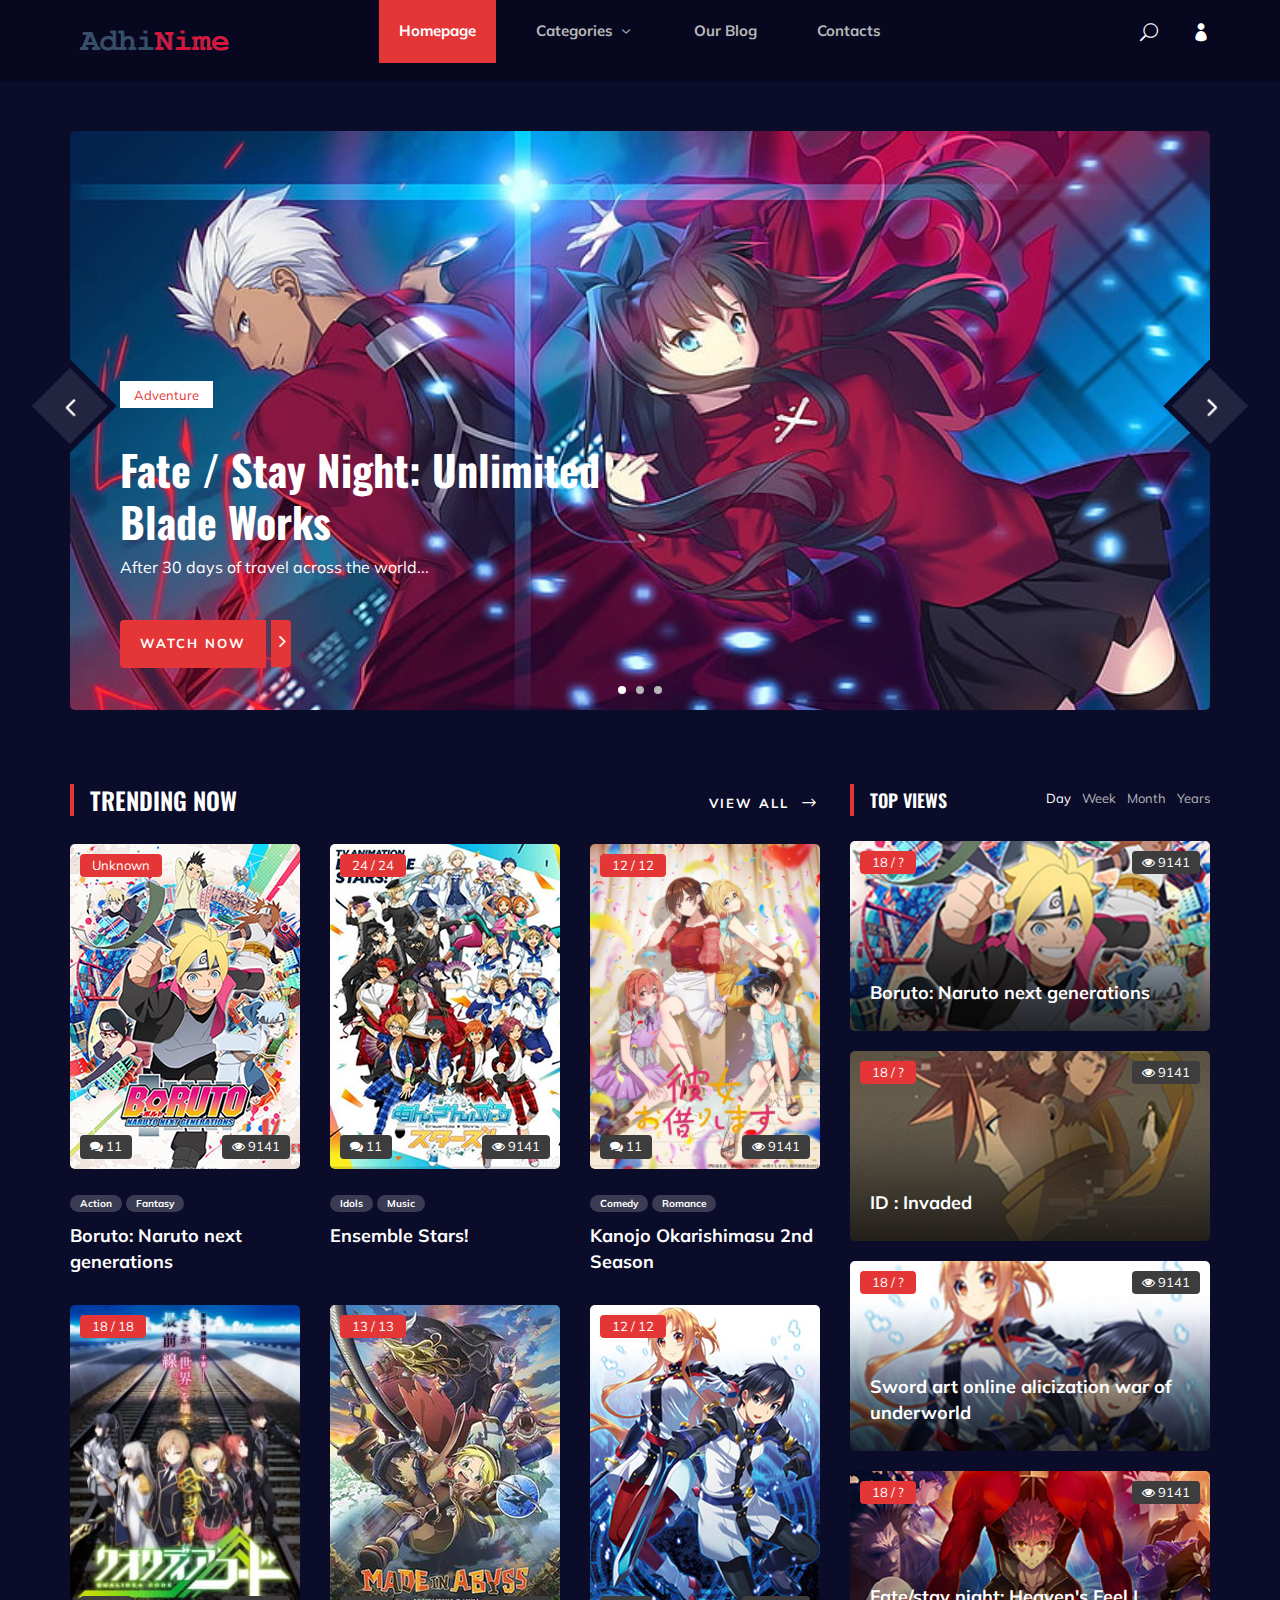
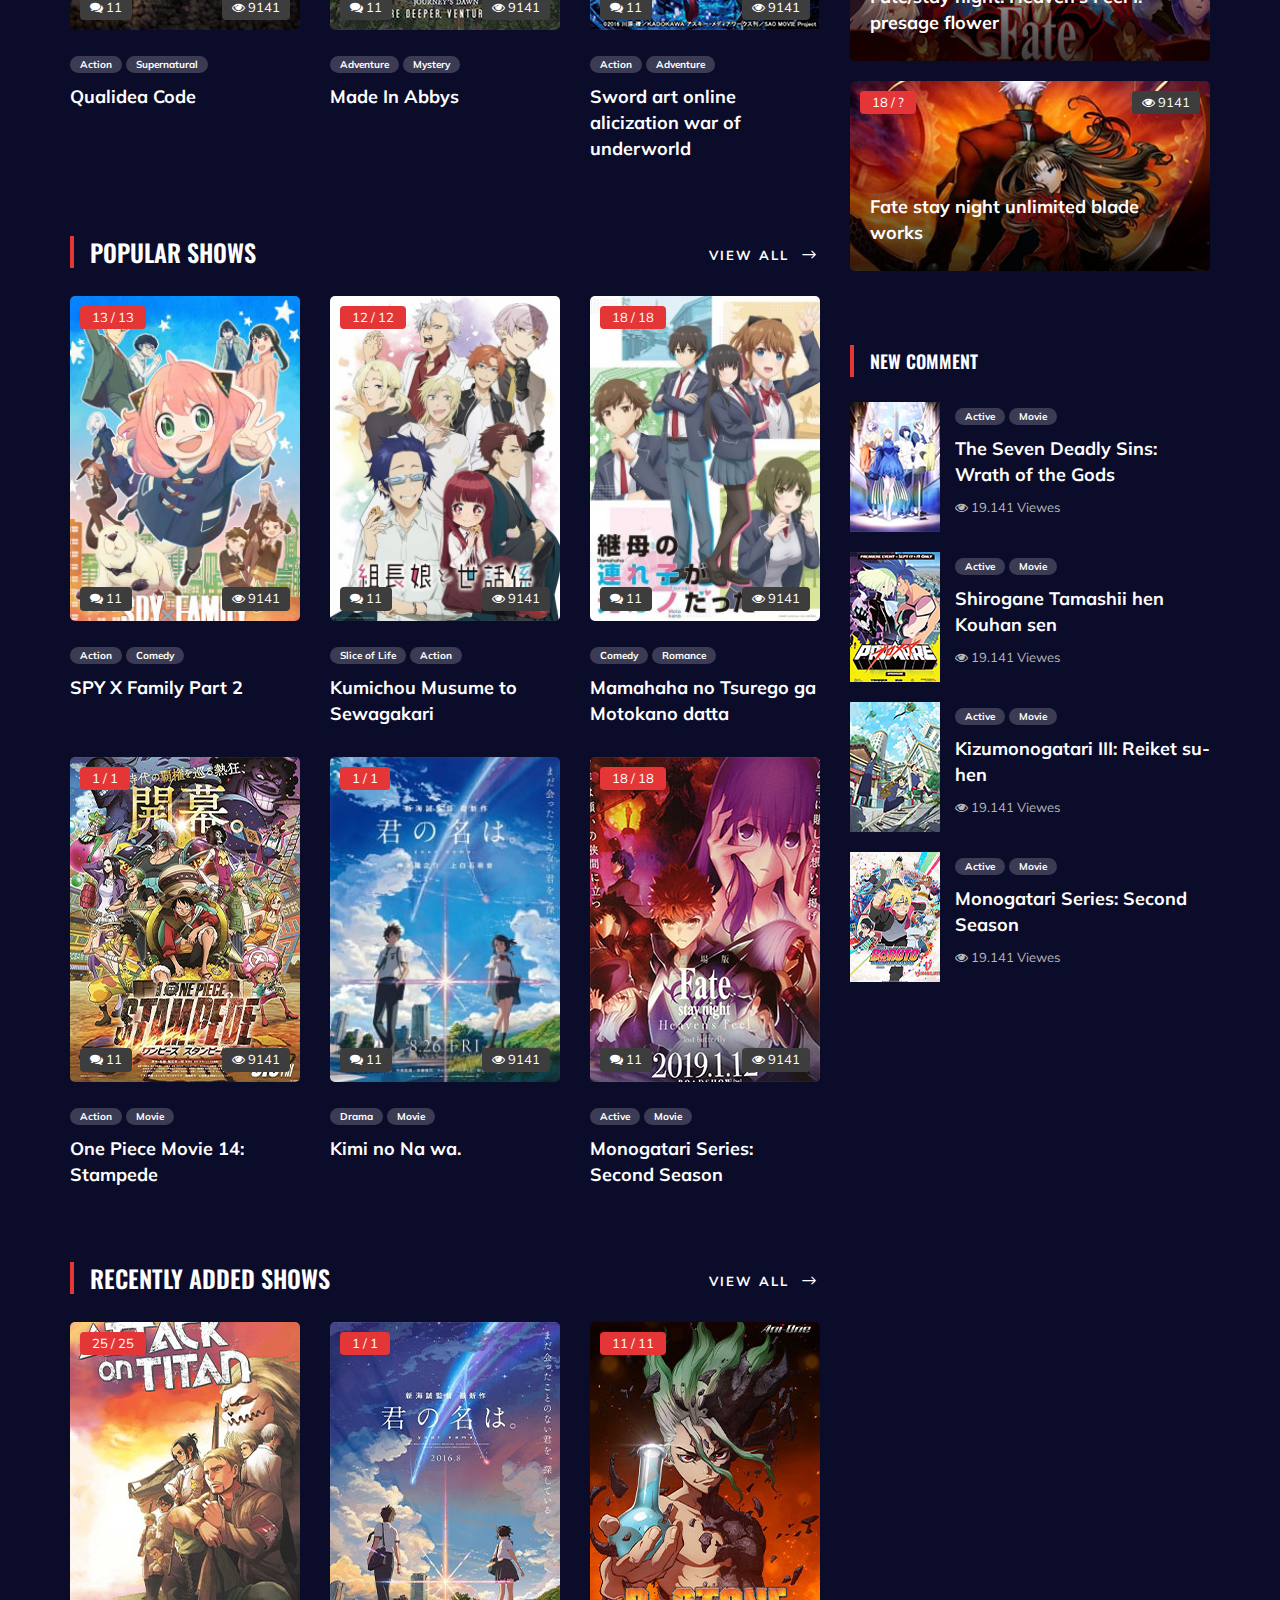
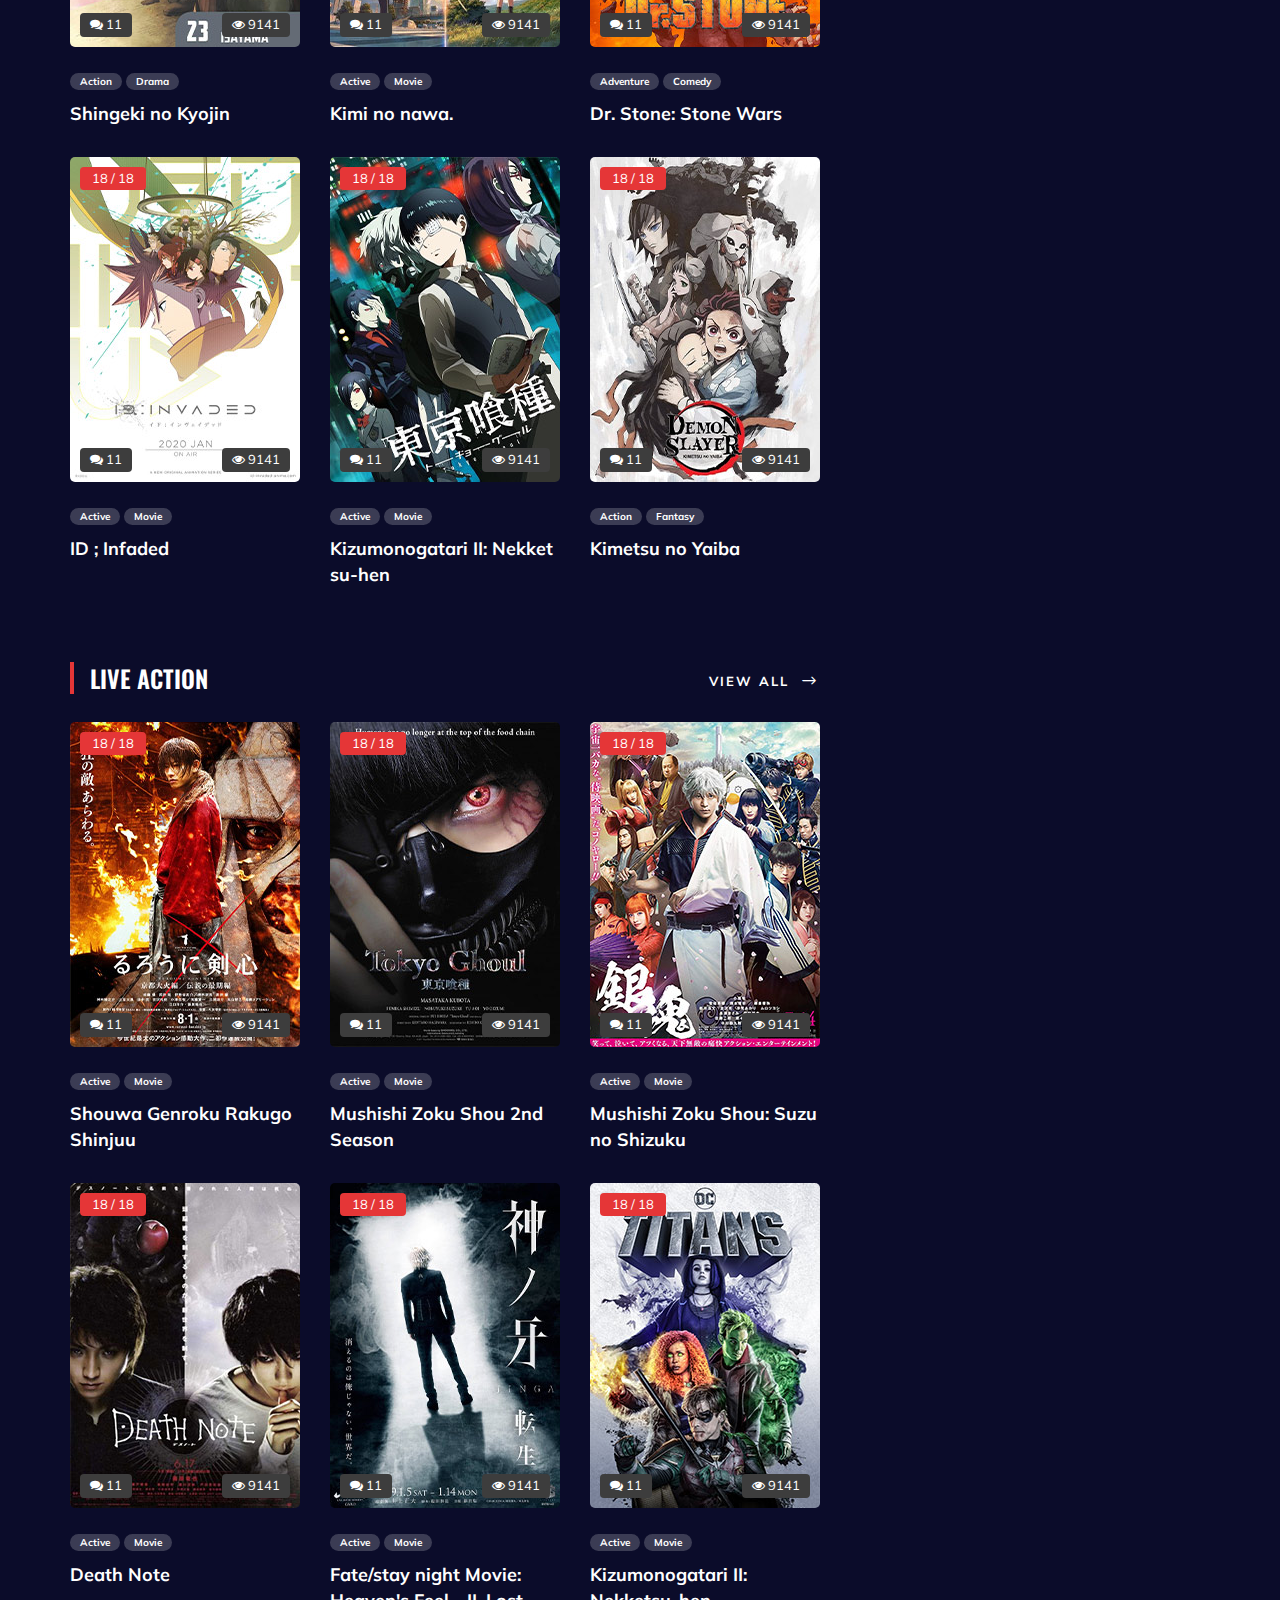
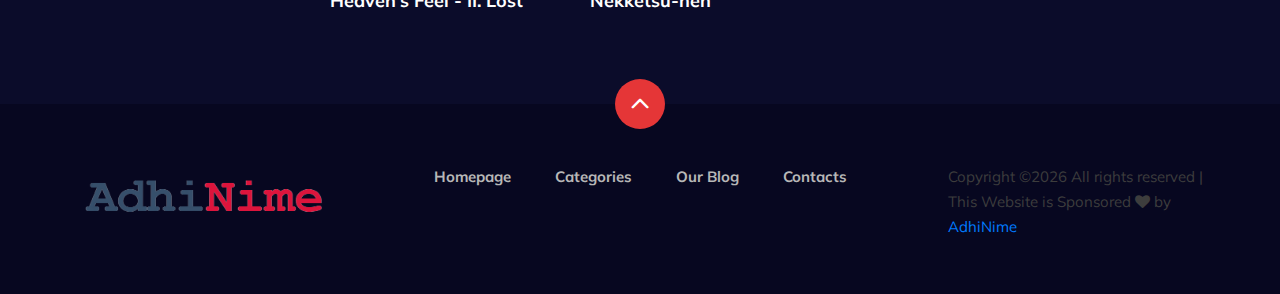
<file: index.html>
<!DOCTYPE html>
<html lang="zxx">

<head>
    <meta charset="UTF-8">
    <meta name="description" content="Web Anime">
    <meta name="keywords" content="Anime, unica, creative, html">
    <meta name="viewport" content="width=device-width, initial-scale=1.0">
    <meta http-equiv="X-UA-Compatible" content="ie=edge">
    <title>My Web Anime</title>

    <!-- Google Font -->
    <link href="https://fonts.googleapis.com/css2?family=Oswald:wght@300;400;500;600;700&display=swap" rel="stylesheet">
    <link href="https://fonts.googleapis.com/css2?family=Mulish:wght@300;400;500;600;700;800;900&display=swap"
    rel="stylesheet">

    <!-- Css Styles -->
    <link rel="stylesheet" href="css/system.min.css" type="text/css">
    <link rel="stylesheet" href="css/font-awesome.min.css" type="text/css">
    <link rel="stylesheet" href="css/elegant-icons.css" type="text/css">
    <link rel="stylesheet" href="css/plyr.css" type="text/css">
    <link rel="stylesheet" href="css/nice-select.css" type="text/css">
    <link rel="stylesheet" href="css/owl.carousel.min.css" type="text/css">
    <link rel="stylesheet" href="css/slicknav.min.css" type="text/css">
    <link rel="stylesheet" href="css/style.css" type="text/css">
</head>

<body>
    <!-- Page Preloder -->
    <div id="preloder">
        <div class="loader"></div>
    </div>

    <!-- Header Section Begin -->
    <header class="header">
        <div class="container">
            <div class="row">
                <div class="col-lg-2">
                    <div class="header__logo">
                        <a href="dashboard.html">
                            <img src="img/adhinime.png">
                        </a>
                    </div>
                </div>
                <div class="col-lg-8">
                    <div class="header__nav">
                        <nav class="header__menu mobile-menu">
                            <ul>
                                <li class="active"><a href="./index.html">Homepage</a></li>
                                <li><a href="./categories.html">Categories <span class="arrow_carrot-down"></span></a>
                                    <ul class="dropdown">
                                        <li><a href="./categories.html">Categories</a></li>
                                        <li><a href="./anime-details.html">Anime Details</a></li>
                                        <li><a href="./anime-watching.html">Anime Watching</a></li>
                                        <li><a href="./blog-details.html">Blog Details</a></li>
                                        <li><a href="./signup.html">Sign Up</a></li>
                                        <li><a href="./login.html">Login</a></li>
                                    </ul>
                                </li>
                                <li><a href="./blog.html">Our Blog</a></li>
                                <li><a href="#">Contacts</a></li>
                            </ul>
                        </nav>
                    </div>
                </div>
                <div class="col-lg-2">
                    <div class="header__right">
                        <a href="#" class="search-switch"><span class="icon_search"></span></a>
                        <a href="./login.html"><span class="icon_profile"></span></a>
                    </div>
                </div>
            </div>
            <div id="mobile-menu-wrap"></div>
        </div>
    </header>
    <!-- Header End -->

    <!-- Hero Section Begin -->
    <section class="hero">
        <div class="container">
            <div class="hero__slider owl-carousel">
                <div class="hero__items set-bg" data-setbg="img/hero/fatenight.jpg">
                    <div class="row">
                        <div class="col-lg-6">
                            <div class="hero__text">
                                <div class="label">Adventure</div>
                                <h2>Fate / Stay Night: Unlimited Blade Works</h2>
                                <p>After 30 days of travel across the world...</p>
                                <a href="anime-details.html"><span>Watch Now</span> <i class="fa fa-angle-right"></i></a>
                            </div>
                        </div>
                    </div>
                </div>
                <div class="hero__items set-bg" data-setbg="img/hero/kakegurui.jpg">
                    <div class="row">
                        <div class="col-lg-6">
                            <div class="hero__text">
                                <div class="label">Mystery</div>
                                <h2>Kakegurui</h2>
                                <p>High roller Yumeko Jabami plans to clean house...</p>
                                <a href="#"><span>Watch Now</span> <i class="fa fa-angle-right"></i></a>
                            </div>
                        </div>
                    </div>
                </div>
                <div class="hero__items set-bg" data-setbg="img/hero/renai.webp">
                    <div class="row">
                        <div class="col-lg-6">
                            <div class="hero__text">
                                <div class="label">Ecchi</div>
                                <h2>Renai Flops</h2>
                                <p>Asahi Kashiwagi lives the typical life of an average high school...</p>
                                <a href="#"><span>Watch Now</span> <i class="fa fa-angle-right"></i></a>
                            </div>
                        </div>
                    </div>
                </div>
            </div>
        </div>
    </section>
    <!-- Hero Section End -->

    <!-- Product Section Begin -->
    <section class="product spad">
        <div class="container">
            <div class="row">
                <div class="col-lg-8">
                    <div class="trending__product">
                        <div class="row">
                            <div class="col-lg-8 col-md-8 col-sm-8">
                                <div class="section-title">
                                    <h4>Trending Now</h4>
                                </div>
                            </div>
                            <div class="col-lg-4 col-md-4 col-sm-4">
                                <div class="btn__all">
                                    <a href="#" class="primary-btn">View All <span class="arrow_right"></span></a>
                                </div>
                            </div>
                        </div>
                        <div class="row">
                            <div class="col-lg-4 col-md-6 col-sm-6">
                                <div class="product__item">
                                    <div class="product__item__pic set-bg" data-setbg="img/trending/trend-1.jpg">
                                        <div class="ep">Unknown</div>
                                        <div class="comment"><i class="fa fa-comments"></i> 11</div>
                                        <div class="view"><i class="fa fa-eye"></i> 9141</div>
                                    </div>
                                    <div class="product__item__text">
                                        <ul>
                                            <li>Action</li>
                                            <li>Fantasy</li>
                                        </ul>
                                        <h5><a href="#">Boruto: Naruto next generations</a></h5>
                                    </div>
                                </div>
                            </div>
                            <div class="col-lg-4 col-md-6 col-sm-6">
                                <div class="product__item">
                                    <div class="product__item__pic set-bg" data-setbg="img/trending/trend-2.jpg">
                                        <div class="ep">24 / 24</div>
                                        <div class="comment"><i class="fa fa-comments"></i> 11</div>
                                        <div class="view"><i class="fa fa-eye"></i> 9141</div>
                                    </div>
                                    <div class="product__item__text">
                                        <ul>
                                            <li>Idols</li>
                                            <li>Music</li>
                                        </ul>
                                        <h5><a href="#">Ensemble Stars!</a></h5>
                                    </div>
                                </div>
                            </div>
                            <div class="col-lg-4 col-md-6 col-sm-6">
                                <div class="product__item">
                                    <div class="product__item__pic set-bg" data-setbg="img/popular/kanojo.jpg">
                                        <div class="ep">12 / 12</div>
                                        <div class="comment"><i class="fa fa-comments"></i> 11</div>
                                        <div class="view"><i class="fa fa-eye"></i> 9141</div>
                                    </div>
                                    <div class="product__item__text">
                                        <ul>
                                            <li>Comedy</li>
                                            <li>Romance</li>
                                        </ul>
                                        <h5><a href="details kanojo.html">Kanojo Okarishimasu 2nd Season</a></h5>
                                    </div>
                                </div>
                            </div>
                            <div class="col-lg-4 col-md-6 col-sm-6">
                                <div class="product__item">
                                    <div class="product__item__pic set-bg" data-setbg="img/popular/qualidea.jpg">
                                        <div class="ep">18 / 18</div>
                                        <div class="comment"><i class="fa fa-comments"></i> 11</div>
                                        <div class="view"><i class="fa fa-eye"></i> 9141</div>
                                    </div>
                                    <div class="product__item__text">
                                        <ul>
                                            <li>Action</li>
                                            <li>Supernatural</li>
                                        </ul>
                                        <h5><a href="#">Qualidea Code</a></h5>
                                    </div>
                                </div>
                            </div>
                            <div class="col-lg-4 col-md-6 col-sm-6">
                                <div class="product__item">
                                    <div class="product__item__pic set-bg" data-setbg="img/trending/trend-5.jpg">
                                        <div class="ep">13 / 13</div>
                                        <div class="comment"><i class="fa fa-comments"></i> 11</div>
                                        <div class="view"><i class="fa fa-eye"></i> 9141</div>
                                    </div>
                                    <div class="product__item__text">
                                        <ul>
                                            <li>Adventure</li>
                                            <li>Mystery</li>
                                        </ul>
                                        <h5><a href="#">Made In Abbys</a></h5>
                                    </div>
                                </div>
                            </div>
                            <div class="col-lg-4 col-md-6 col-sm-6">
                                <div class="product__item">
                                    <div class="product__item__pic set-bg" data-setbg="img/trending/trend-6.jpg">
                                        <div class="ep">12 / 12</div>
                                        <div class="comment"><i class="fa fa-comments"></i> 11</div>
                                        <div class="view"><i class="fa fa-eye"></i> 9141</div>
                                    </div>
                                    <div class="product__item__text">
                                        <ul>
                                            <li>Action</li>
                                            <li>Adventure</li>
                                        </ul>
                                        <h5><a href="#">Sword art online alicization war of underworld</a></h5>
                                    </div>
                                </div>
                            </div>
                        </div>
                    </div>
                    <div class="popular__product">
                        <div class="row">
                            <div class="col-lg-8 col-md-8 col-sm-8">
                                <div class="section-title">
                                    <h4>Popular Shows</h4>
                                </div>
                            </div>
                            <div class="col-lg-4 col-md-4 col-sm-4">
                                <div class="btn__all">
                                    <a href="#" class="primary-btn">View All <span class="arrow_right"></span></a>
                                </div>
                            </div>
                        </div>
                        <div class="row">
                            <div class="col-lg-4 col-md-6 col-sm-6">
                                <div class="product__item">
                                    <div class="product__item__pic set-bg" data-setbg="img/popular/spy.jpg">
                                        <div class="ep">13 / 13</div>
                                        <div class="comment"><i class="fa fa-comments"></i> 11</div>
                                        <div class="view"><i class="fa fa-eye"></i> 9141</div>
                                    </div>
                                    <div class="product__item__text">
                                        <ul>
                                            <li>Action</li>
                                            <li>Comedy</li>
                                        </ul>
                                        <h5><a href="#">SPY X Family Part 2</a></h5>
                                    </div>
                                </div>
                            </div>
                            <div class="col-lg-4 col-md-6 col-sm-6">
                                <div class="product__item">
                                    <div class="product__item__pic set-bg" data-setbg="img/popular/yakuza.jpg">
                                        <div class="ep">12 / 12</div>
                                        <div class="comment"><i class="fa fa-comments"></i> 11</div>
                                        <div class="view"><i class="fa fa-eye"></i> 9141</div>
                                    </div>
                                    <div class="product__item__text">
                                        <ul>
                                            <li>Slice of Life</li>
                                            <li>Action</li>
                                        </ul>
                                        <h5><a href="#">Kumichou Musume to Sewagakari</a></h5>
                                    </div>
                                </div>
                            </div>
                            <div class="col-lg-4 col-md-6 col-sm-6">
                                <div class="product__item">
                                    <div class="product__item__pic set-bg" data-setbg="img/popular/mamahaha.jpg">
                                        <div class="ep">18 / 18</div>
                                        <div class="comment"><i class="fa fa-comments"></i> 11</div>
                                        <div class="view"><i class="fa fa-eye"></i> 9141</div>
                                    </div>
                                    <div class="product__item__text">
                                        <ul>
                                            <li>Comedy</li>
                                            <li>Romance</li>
                                        </ul>
                                        <h5><a href="#">Mamahaha no Tsurego ga Motokano datta</a></h5>
                                    </div>
                                </div>
                            </div>
                            <div class="col-lg-4 col-md-6 col-sm-6">
                                <div class="product__item">
                                    <div class="product__item__pic set-bg" data-setbg="img/popular/popular-4.jpg">
                                        <div class="ep">1 / 1</div>
                                        <div class="comment"><i class="fa fa-comments"></i> 11</div>
                                        <div class="view"><i class="fa fa-eye"></i> 9141</div>
                                    </div>
                                    <div class="product__item__text">
                                        <ul>
                                            <li>Action</li>
                                            <li>Movie</li>
                                        </ul>
                                        <h5><a href="#">One Piece Movie 14: Stampede</a></h5>
                                    </div>
                                </div>
                            </div>
                            <div class="col-lg-4 col-md-6 col-sm-6">
                                <div class="product__item">
                                    <div class="product__item__pic set-bg" data-setbg="img/popular/kimi.jpg">
                                        <div class="ep">1 / 1</div>
                                        <div class="comment"><i class="fa fa-comments"></i> 11</div>
                                        <div class="view"><i class="fa fa-eye"></i> 9141</div>
                                    </div>
                                    <div class="product__item__text">
                                        <ul>
                                            <li>Drama</li>
                                            <li>Movie</li>
                                        </ul>
                                        <h5><a href="#">Kimi no Na wa.</a></h5>
                                    </div>
                                </div>
                            </div>
                            <div class="col-lg-4 col-md-6 col-sm-6">
                                <div class="product__item">
                                    <div class="product__item__pic set-bg" data-setbg="img/popular/popular-6.jpg">
                                        <div class="ep">18 / 18</div>
                                        <div class="comment"><i class="fa fa-comments"></i> 11</div>
                                        <div class="view"><i class="fa fa-eye"></i> 9141</div>
                                    </div>
                                    <div class="product__item__text">
                                        <ul>
                                            <li>Active</li>
                                            <li>Movie</li>
                                        </ul>
                                        <h5><a href="#">Monogatari Series: Second Season</a></h5>
                                    </div>
                                </div>
                            </div>
                        </div>
                    </div>
                    <div class="recent__product">
                        <div class="row">
                            <div class="col-lg-8 col-md-8 col-sm-8">
                                <div class="section-title">
                                    <h4>Recently Added Shows</h4>
                                </div>
                            </div>
                            <div class="col-lg-4 col-md-4 col-sm-4">
                                <div class="btn__all">
                                    <a href="#" class="primary-btn">View All <span class="arrow_right"></span></a>
                                </div>
                            </div>
                        </div>
                        <div class="row">
                            <div class="col-lg-4 col-md-6 col-sm-6">
                                <div class="product__item">
                                    <div class="product__item__pic set-bg" data-setbg="img/recent/recent-1.jpg">
                                        <div class="ep">25 / 25</div>
                                        <div class="comment"><i class="fa fa-comments"></i> 11</div>
                                        <div class="view"><i class="fa fa-eye"></i> 9141</div>
                                    </div>
                                    <div class="product__item__text">
                                        <ul>
                                            <li>Action</li>
                                            <li>Drama</li>
                                        </ul>
                                        <h5><a href="#">Shingeki no Kyojin</a></h5>
                                    </div>
                                </div>
                            </div>
                            <div class="col-lg-4 col-md-6 col-sm-6">
                                <div class="product__item">
                                    <div class="product__item__pic set-bg" data-setbg="img/recent/recent-2.jpg">
                                        <div class="ep">1 / 1</div>
                                        <div class="comment"><i class="fa fa-comments"></i> 11</div>
                                        <div class="view"><i class="fa fa-eye"></i> 9141</div>
                                    </div>
                                    <div class="product__item__text">
                                        <ul>
                                            <li>Active</li>
                                            <li>Movie</li>
                                        </ul>
                                        <h5><a href="#">Kimi no nawa.</a></h5>
                                    </div>
                                </div>
                            </div>
                            <div class="col-lg-4 col-md-6 col-sm-6">
                                <div class="product__item">
                                    <div class="product__item__pic set-bg" data-setbg="img/recent/recent-3.jpg">
                                        <div class="ep">11 / 11</div>
                                        <div class="comment"><i class="fa fa-comments"></i> 11</div>
                                        <div class="view"><i class="fa fa-eye"></i> 9141</div>
                                    </div>
                                    <div class="product__item__text">
                                        <ul>
                                            <li>Adventure</li>
                                            <li>Comedy</li>
                                        </ul>
                                        <h5><a href="#">Dr. Stone: Stone Wars</a></h5>
                                    </div>
                                </div>
                            </div>
                            <div class="col-lg-4 col-md-6 col-sm-6">
                                <div class="product__item">
                                    <div class="product__item__pic set-bg" data-setbg="img/recent/recent-4.jpg">
                                        <div class="ep">18 / 18</div>
                                        <div class="comment"><i class="fa fa-comments"></i> 11</div>
                                        <div class="view"><i class="fa fa-eye"></i> 9141</div>
                                    </div>
                                    <div class="product__item__text">
                                        <ul>
                                            <li>Active</li>
                                            <li>Movie</li>
                                        </ul>
                                        <h5><a href="#">ID ; Infaded</a></h5>
                                    </div>
                                </div>
                            </div>
                            <div class="col-lg-4 col-md-6 col-sm-6">
                                <div class="product__item">
                                    <div class="product__item__pic set-bg" data-setbg="img/recent/recent-5.jpg">
                                        <div class="ep">18 / 18</div>
                                        <div class="comment"><i class="fa fa-comments"></i> 11</div>
                                        <div class="view"><i class="fa fa-eye"></i> 9141</div>
                                    </div>
                                    <div class="product__item__text">
                                        <ul>
                                            <li>Active</li>
                                            <li>Movie</li>
                                        </ul>
                                        <h5><a href="#">Kizumonogatari II: Nekket su-hen</a></h5>
                                    </div>
                                </div>
                            </div>
                            <div class="col-lg-4 col-md-6 col-sm-6">
                                <div class="product__item">
                                    <div class="product__item__pic set-bg" data-setbg="img/recent/recent-6.jpg">
                                        <div class="ep">18 / 18</div>
                                        <div class="comment"><i class="fa fa-comments"></i> 11</div>
                                        <div class="view"><i class="fa fa-eye"></i> 9141</div>
                                    </div>
                                    <div class="product__item__text">
                                        <ul>
                                            <li>Action</li>
                                            <li>Fantasy</li>
                                        </ul>
                                        <h5><a href="#">Kimetsu no Yaiba</a></h5>
                                    </div>
                                </div>
                            </div>
                        </div>
                    </div>
                    <div class="live__product">
                        <div class="row">
                            <div class="col-lg-8 col-md-8 col-sm-8">
                                <div class="section-title">
                                    <h4>Live Action</h4>
                                </div>
                            </div>
                            <div class="col-lg-4 col-md-4 col-sm-4">
                                <div class="btn__all">
                                    <a href="#" class="primary-btn">View All <span class="arrow_right"></span></a>
                                </div>
                            </div>
                        </div>
                        <div class="row">
                            <div class="col-lg-4 col-md-6 col-sm-6">
                                <div class="product__item">
                                    <div class="product__item__pic set-bg" data-setbg="img/live/live-1.jpg">
                                        <div class="ep">18 / 18</div>
                                        <div class="comment"><i class="fa fa-comments"></i> 11</div>
                                        <div class="view"><i class="fa fa-eye"></i> 9141</div>
                                    </div>
                                    <div class="product__item__text">
                                        <ul>
                                            <li>Active</li>
                                            <li>Movie</li>
                                        </ul>
                                        <h5><a href="#">Shouwa Genroku Rakugo Shinjuu</a></h5>
                                    </div>
                                </div>
                            </div>
                            <div class="col-lg-4 col-md-6 col-sm-6">
                                <div class="product__item">
                                    <div class="product__item__pic set-bg" data-setbg="img/live/live-2.jpg">
                                        <div class="ep">18 / 18</div>
                                        <div class="comment"><i class="fa fa-comments"></i> 11</div>
                                        <div class="view"><i class="fa fa-eye"></i> 9141</div>
                                    </div>
                                    <div class="product__item__text">
                                        <ul>
                                            <li>Active</li>
                                            <li>Movie</li>
                                        </ul>
                                        <h5><a href="#">Mushishi Zoku Shou 2nd Season</a></h5>
                                    </div>
                                </div>
                            </div>
                            <div class="col-lg-4 col-md-6 col-sm-6">
                                <div class="product__item">
                                    <div class="product__item__pic set-bg" data-setbg="img/live/live-3.jpg">
                                        <div class="ep">18 / 18</div>
                                        <div class="comment"><i class="fa fa-comments"></i> 11</div>
                                        <div class="view"><i class="fa fa-eye"></i> 9141</div>
                                    </div>
                                    <div class="product__item__text">
                                        <ul>
                                            <li>Active</li>
                                            <li>Movie</li>
                                        </ul>
                                        <h5><a href="#">Mushishi Zoku Shou: Suzu no Shizuku</a></h5>
                                    </div>
                                </div>
                            </div>
                            <div class="col-lg-4 col-md-6 col-sm-6">
                                <div class="product__item">
                                    <div class="product__item__pic set-bg" data-setbg="img/live/live-4.jpg">
                                        <div class="ep">18 / 18</div>
                                        <div class="comment"><i class="fa fa-comments"></i> 11</div>
                                        <div class="view"><i class="fa fa-eye"></i> 9141</div>
                                    </div>
                                    <div class="product__item__text">
                                        <ul>
                                            <li>Active</li>
                                            <li>Movie</li>
                                        </ul>
                                        <h5><a href="#">Death Note</a></h5>
                                    </div>
                                </div>
                            </div>
                            <div class="col-lg-4 col-md-6 col-sm-6">
                                <div class="product__item">
                                    <div class="product__item__pic set-bg" data-setbg="img/live/live-5.jpg">
                                        <div class="ep">18 / 18</div>
                                        <div class="comment"><i class="fa fa-comments"></i> 11</div>
                                        <div class="view"><i class="fa fa-eye"></i> 9141</div>
                                    </div>
                                    <div class="product__item__text">
                                        <ul>
                                            <li>Active</li>
                                            <li>Movie</li>
                                        </ul>
                                        <h5><a href="#">Fate/stay night Movie: Heaven's Feel - II. Lost</a></h5>
                                    </div>
                                </div>
                            </div>
                            <div class="col-lg-4 col-md-6 col-sm-6">
                                <div class="product__item">
                                    <div class="product__item__pic set-bg" data-setbg="img/live/live-6.jpg">
                                        <div class="ep">18 / 18</div>
                                        <div class="comment"><i class="fa fa-comments"></i> 11</div>
                                        <div class="view"><i class="fa fa-eye"></i> 9141</div>
                                    </div>
                                    <div class="product__item__text">
                                        <ul>
                                            <li>Active</li>
                                            <li>Movie</li>
                                        </ul>
                                        <h5><a href="#">Kizumonogatari II: Nekketsu-hen</a></h5>
                                    </div>
                                </div>
                            </div>
                        </div>
                    </div>
                </div>
                <div class="col-lg-4 col-md-6 col-sm-8">
                    <div class="product__sidebar">
                        <div class="product__sidebar__view">
                            <div class="section-title">
                                <h5>Top Views</h5>
                            </div>
                            <ul class="filter__controls">
                                <li class="active" data-filter="*">Day</li>
                                <li data-filter=".week">Week</li>
                                <li data-filter=".month">Month</li>
                                <li data-filter=".years">Years</li>
                            </ul>
                            <div class="filter__gallery">
                                <div class="product__sidebar__view__item set-bg mix day years"
                                data-setbg="img/sidebar/tv-1.jpg">
                                <div class="ep">18 / ?</div>
                                <div class="view"><i class="fa fa-eye"></i> 9141</div>
                                <h5><a href="#">Boruto: Naruto next generations</a></h5>
                            </div>
                            <div class="product__sidebar__view__item set-bg mix month week"
                            data-setbg="img/sidebar/tv-2.jpg">
                            <div class="ep">18 / ?</div>
                            <div class="view"><i class="fa fa-eye"></i> 9141</div>
                            <h5><a href="#">ID : Invaded</a></h5>
                        </div>
                        <div class="product__sidebar__view__item set-bg mix week years"
                        data-setbg="img/sidebar/tv-3.jpg">
                        <div class="ep">18 / ?</div>
                        <div class="view"><i class="fa fa-eye"></i> 9141</div>
                        <h5><a href="#">Sword art online alicization war of underworld</a></h5>
                    </div>
                    <div class="product__sidebar__view__item set-bg mix years month"
                    data-setbg="img/sidebar/tv-4.jpg">
                    <div class="ep">18 / ?</div>
                    <div class="view"><i class="fa fa-eye"></i> 9141</div>
                    <h5><a href="#">Fate/stay night: Heaven's Feel I. presage flower</a></h5>
                </div>
                <div class="product__sidebar__view__item set-bg mix day"
                data-setbg="img/sidebar/tv-5.jpg">
                <div class="ep">18 / ?</div>
                <div class="view"><i class="fa fa-eye"></i> 9141</div>
                <h5><a href="#">Fate stay night unlimited blade works</a></h5>
            </div>
        </div>
    </div>
    <div class="product__sidebar__comment">
        <div class="section-title">
            <h5>New Comment</h5>
        </div>
        <div class="product__sidebar__comment__item">
            <div class="product__sidebar__comment__item__pic">
                <img src="img/sidebar/comment-1.jpg" alt="">
            </div>
            <div class="product__sidebar__comment__item__text">
                <ul>
                    <li>Active</li>
                    <li>Movie</li>
                </ul>
                <h5><a href="#">The Seven Deadly Sins: Wrath of the Gods</a></h5>
                <span><i class="fa fa-eye"></i> 19.141 Viewes</span>
            </div>
        </div>
        <div class="product__sidebar__comment__item">
            <div class="product__sidebar__comment__item__pic">
                <img src="img/sidebar/comment-2.jpg" alt="">
            </div>
            <div class="product__sidebar__comment__item__text">
                <ul>
                    <li>Active</li>
                    <li>Movie</li>
                </ul>
                <h5><a href="#">Shirogane Tamashii hen Kouhan sen</a></h5>
                <span><i class="fa fa-eye"></i> 19.141 Viewes</span>
            </div>
        </div>
        <div class="product__sidebar__comment__item">
            <div class="product__sidebar__comment__item__pic">
                <img src="img/sidebar/comment-3.jpg" alt="">
            </div>
            <div class="product__sidebar__comment__item__text">
                <ul>
                    <li>Active</li>
                    <li>Movie</li>
                </ul>
                <h5><a href="#">Kizumonogatari III: Reiket su-hen</a></h5>
                <span><i class="fa fa-eye"></i> 19.141 Viewes</span>
            </div>
        </div>
        <div class="product__sidebar__comment__item">
            <div class="product__sidebar__comment__item__pic">
                <img src="img/sidebar/comment-4.jpg" alt="">
            </div>
            <div class="product__sidebar__comment__item__text">
                <ul>
                    <li>Active</li>
                    <li>Movie</li>
                </ul>
                <h5><a href="#">Monogatari Series: Second Season</a></h5>
                <span><i class="fa fa-eye"></i> 19.141 Viewes</span>
            </div>
        </div>
    </div>
</div>
</div>
</div>
</div>
</section>
<!-- Product Section End -->

<!-- Footer Section Begin -->
<footer class="footer">
    <div class="page-up">
        <a href="#" id="scrollToTopButton"><span class="arrow_carrot-up"></span></a>
    </div>
    <div class="container">
        <div class="row">
            <div class="col-lg-3">
                <div class="footer__logo">
                    <a href="./index.html"><img src="img/adhinime.png" alt=""></a>
                </div>
            </div>
            <div class="col-lg-6">
                <div class="footer__nav">
                    <ul>
                        <li class="active"><a href="./index.html">Homepage</a></li>
                        <li><a href="./categories.html">Categories</a></li>
                        <li><a href="./blog.html">Our Blog</a></li>
                        <li><a href="#">Contacts</a></li>
                    </ul>
                </div>
            </div>
            <div class="col-lg-3">
                <p>
                  Copyright &copy;<script>document.write(new Date().getFullYear());</script> All rights reserved | This Website is Sponsored <i class="fa fa-heart" aria-hidden="true"></i> by <a href="dashboard.html" target="_blank">AdhiNime</a>
                  </p>

              </div>
          </div>
      </div>
  </footer>
  <!-- Footer Section End -->

  <!-- Search model Begin -->
  <div class="search-model">
    <div class="h-100 d-flex align-items-center justify-content-center">
        <div class="search-close-switch"><i class="icon_close"></i></div>
        <form class="search-model-form">
            <input type="text" id="search-input" placeholder="Search here.....">
        </form>
    </div>
</div>
<!-- Search model end -->

<!-- Js Plugins -->
<script src="js/jquery-3.3.1.min.js"></script>
<script src="js/system.min.js"></script>
<script src="js/player.js"></script>
<script src="js/jquery.nice-select.min.js"></script>
<script src="js/mixitup.min.js"></script>
<script src="js/jquery.slicknav.js"></script>
<script src="js/owl.carousel.min.js"></script>
<script src="js/main.js"></script>


</body>

</html>
</file>
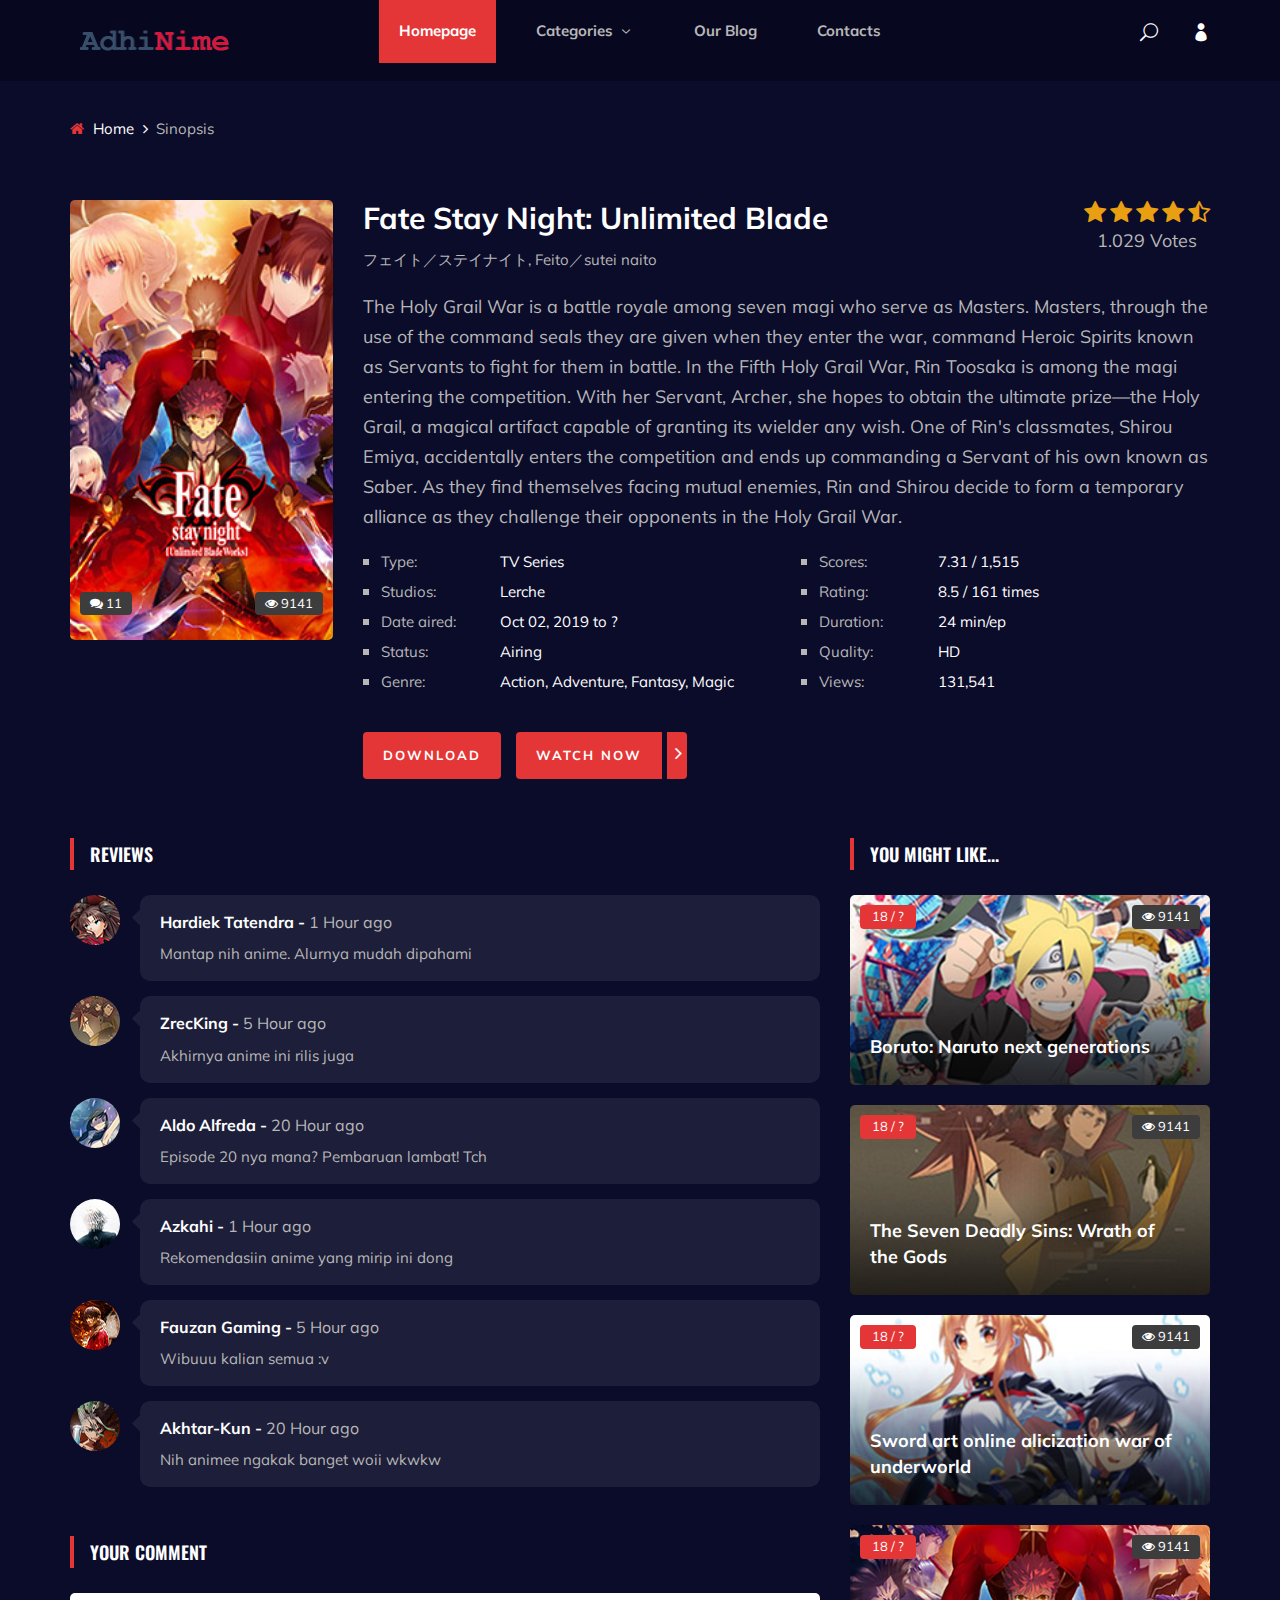
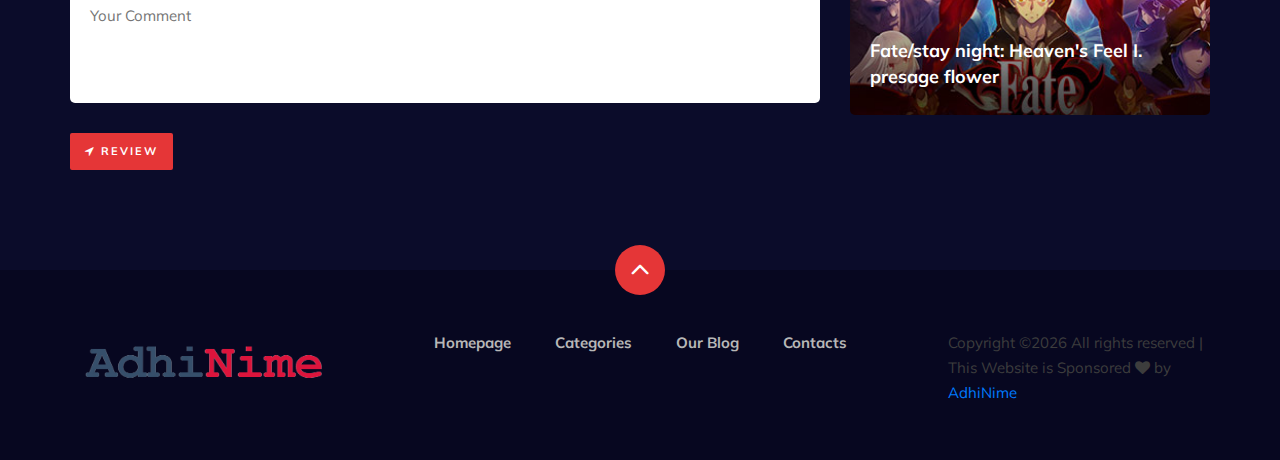
<file: anime-details.html>
<!DOCTYPE html>
<html lang="zxx">

<head>
    <meta charset="UTF-8">
    <meta name="description" content="Anime web">
    <meta name="keywords" content="Anime, unica, creative, html">
    <meta name="viewport" content="width=device-width, initial-scale=1.0">
    <meta http-equiv="X-UA-Compatible" content="ie=edge">
    <title>Web Anime</title>

    <!-- Google Font -->
    <link href="https://fonts.googleapis.com/css2?family=Oswald:wght@300;400;500;600;700&display=swap" rel="stylesheet">
    <link href="https://fonts.googleapis.com/css2?family=Mulish:wght@300;400;500;600;700;800;900&display=swap"
    rel="stylesheet">

    <!-- Css Styles -->
    <link rel="stylesheet" href="css/system.min.css" type="text/css">
    <link rel="stylesheet" href="css/font-awesome.min.css" type="text/css">
    <link rel="stylesheet" href="css/elegant-icons.css" type="text/css">
    <link rel="stylesheet" href="css/plyr.css" type="text/css">
    <link rel="stylesheet" href="css/nice-select.css" type="text/css">
    <link rel="stylesheet" href="css/owl.carousel.min.css" type="text/css">
    <link rel="stylesheet" href="css/slicknav.min.css" type="text/css">
    <link rel="stylesheet" href="css/style.css" type="text/css">
</head>

<body>
    <!-- Page Preloder -->
    <div id="preloder">
        <div class="loader"></div>
    </div>

    <!-- Header Section Begin -->
    <header class="header">
        <div class="container">
            <div class="row">
                <div class="col-lg-2">
                    <div class="header__logo">
                        <a href="./index.html">
                            <img src="img/adhinime.png" alt="">
                        </a>
                    </div>
                </div>
                <div class="col-lg-8">
                    <div class="header__nav">
                        <nav class="header__menu mobile-menu">
                            <ul>
                                <li class="active"><a href="./index.html">Homepage</a></li>
                                <li><a href="./categories.html">Categories <span class="arrow_carrot-down"></span></a>
                                    <ul class="dropdown">
                                        <li><a href="./categories.html">Categories</a></li>
                                        <li><a href="./anime-details.html">Anime Details</a></li>
                                        <li><a href="./anime-watching.html">Anime Watching</a></li>
                                        <li><a href="./blog-details.html">Blog Details</a></li>
                                        <li><a href="./signup.html">Sign Up</a></li>
                                        <li><a href="./login.html">Login</a></li>
                                    </ul>
                                </li>
                                <li><a href="./blog.html">Our Blog</a></li>
                                <li><a href="#">Contacts</a></li>
                            </ul>
                        </nav>
                    </div>
                </div>
                <div class="col-lg-2">
                    <div class="header__right">
                        <a href="#" class="search-switch"><span class="icon_search"></span></a>
                        <a href="./login.html"><span class="icon_profile"></span></a>
                    </div>
                </div>
            </div>
            <div id="mobile-menu-wrap"></div>
        </div>
    </header>
    <!-- Header End -->

    <!-- Breadcrumb Begin -->
    <div class="breadcrumb-option">
        <div class="container">
            <div class="row">
                <div class="col-lg-12">
                    <div class="breadcrumb__links">
                        <a href="./index.html"><i class="fa fa-home"></i> Home</a>
                        <!--<a href="./categories.html">Categories</a>-->
                        <span>Sinopsis</span>
                    </div>
                </div>
            </div>
        </div>
    </div>
    <!-- Breadcrumb End -->

    <!-- Anime Section Begin -->
    <section class="anime-details spad">
        <div class="container">
            <div class="anime__details__content">
                <div class="row">
                    <div class="col-lg-3">
                        <div class="anime__details__pic set-bg" data-setbg="img/popular/popular-2.jpg">
                            <div class="comment"><i class="fa fa-comments"></i> 11</div>
                            <div class="view"><i class="fa fa-eye"></i> 9141</div>
                        </div>
                    </div>
                    <div class="col-lg-9">
                        <div class="anime__details__text">
                            <div class="anime__details__title">
                                <h3>Fate Stay Night: Unlimited Blade</h3>
                                <span>フェイト／ステイナイト, Feito／sutei naito</span>
                            </div>
                            <div class="anime__details__rating">
                                <div class="rating">
                                    <a href="#"><i class="fa fa-star"></i></a>
                                    <a href="#"><i class="fa fa-star"></i></a>
                                    <a href="#"><i class="fa fa-star"></i></a>
                                    <a href="#"><i class="fa fa-star"></i></a>
                                    <a href="#"><i class="fa fa-star-half-o"></i></a>
                                </div>
                                <span>1.029 Votes</span>
                            </div>
                            <p>The Holy Grail War is a battle royale among seven magi who serve as Masters. Masters, through the use of the command seals they are given when they enter the war, command Heroic Spirits known as Servants to fight for them in battle. In the Fifth Holy Grail War, Rin Toosaka is among the magi entering the competition. With her Servant, Archer, she hopes to obtain the ultimate prize—the Holy Grail, a magical artifact capable of granting its wielder any wish.
                                One of Rin's classmates, Shirou Emiya, accidentally enters the competition and ends up commanding a Servant of his own known as Saber. As they find themselves facing mutual enemies, Rin and Shirou decide to form a temporary alliance as they challenge their opponents in the Holy Grail War.</p>
                            <div class="anime__details__widget">
                                <div class="row">
                                    <div class="col-lg-6 col-md-6">
                                        <ul>
                                            <li><span>Type:</span> TV Series</li>
                                            <li><span>Studios:</span> Lerche</li>
                                            <li><span>Date aired:</span> Oct 02, 2019 to ?</li>
                                            <li><span>Status:</span> Airing</li>
                                            <li><span>Genre:</span> Action, Adventure, Fantasy, Magic</li>
                                        </ul>
                                    </div>
                                    <div class="col-lg-6 col-md-6">
                                        <ul>
                                            <li><span>Scores:</span> 7.31 / 1,515</li>
                                            <li><span>Rating:</span> 8.5 / 161 times</li>
                                            <li><span>Duration:</span> 24 min/ep</li>
                                            <li><span>Quality:</span> HD</li>
                                            <li><span>Views:</span> 131,541</li>
                                        </ul>
                                    </div>
                                </div>
                            </div>
                            <div class="anime__details__btn">
                                <a href="#" class="follow-btn">Download</a>
                                <a href="anime-watching.html" class="watch-btn"><span>Watch Now</span> <i
                                    class="fa fa-angle-right"></i></a>
                                </div>
                            </div>
                        </div>
                    </div>
                </div>
                <div class="row">
                    <div class="col-lg-8 col-md-8">
                        <div class="anime__details__review">
                            <div class="section-title">
                                <h5>Reviews</h5>
                            </div>
                            <div class="anime__review__item">
                                <div class="anime__review__item__pic">
                                    <img src="img/anime/review-1.jpg" alt="">
                                </div>
                                <div class="anime__review__item__text">
                                    <h6>Hardiek Tatendra - <span>1 Hour ago</span></h6>
                                    <p>Mantap nih anime. Alurnya mudah dipahami</p>
                                </div>
                            </div>
                            <div class="anime__review__item">
                                <div class="anime__review__item__pic">
                                    <img src="img/anime/review-2.jpg" alt="">
                                </div>
                                <div class="anime__review__item__text">
                                    <h6>ZrecKing - <span>5 Hour ago</span></h6>
                                    <p>Akhirnya anime ini rilis juga</p>
                                </div>
                            </div>
                            <div class="anime__review__item">
                                <div class="anime__review__item__pic">
                                    <img src="img/anime/review-3.jpg" alt="">
                                </div>
                                <div class="anime__review__item__text">
                                    <h6>Aldo Alfreda - <span>20 Hour ago</span></h6>
                                    <p>Episode 20 nya mana? Pembaruan lambat! Tch</p>
                                </div>
                            </div>
                            <div class="anime__review__item">
                                <div class="anime__review__item__pic">
                                    <img src="img/anime/review-4.jpg" alt="">
                                </div>
                                <div class="anime__review__item__text">
                                    <h6>Azkahi - <span>1 Hour ago</span></h6>
                                    <p>Rekomendasiin anime yang mirip ini dong</p>
                                </div>
                            </div>
                            <div class="anime__review__item">
                                <div class="anime__review__item__pic">
                                    <img src="img/anime/review-5.jpg" alt="">
                                </div>
                                <div class="anime__review__item__text">
                                    <h6>Fauzan Gaming - <span>5 Hour ago</span></h6>
                                    <p>Wibuuu kalian semua :v</p>
                                </div>
                            </div>
                            <div class="anime__review__item">
                                <div class="anime__review__item__pic">
                                    <img src="img/anime/review-6.jpg" alt="">
                                </div>
                                <div class="anime__review__item__text">
                                    <h6>Akhtar-Kun - <span>20 Hour ago</span></h6>
                                    <p>Nih animee ngakak banget woii wkwkw</p>
                                </div>
                            </div>
                        </div>
                        <div class="anime__details__form">
                            <div class="section-title">
                                <h5>Your Comment</h5>
                            </div>
                            <form action="#">
                                <textarea placeholder="Your Comment"></textarea>
                                <button type="submit"><i class="fa fa-location-arrow"></i> Review</button>
                            </form>
                        </div>
                    </div>
                    <div class="col-lg-4 col-md-4">
                        <div class="anime__details__sidebar">
                            <div class="section-title">
                                <h5>you might like...</h5>
                            </div>
                            <div class="product__sidebar__view__item set-bg" data-setbg="img/sidebar/tv-1.jpg">
                                <div class="ep">18 / ?</div>
                                <div class="view"><i class="fa fa-eye"></i> 9141</div>
                                <h5><a href="#">Boruto: Naruto next generations</a></h5>
                            </div>
                            <div class="product__sidebar__view__item set-bg" data-setbg="img/sidebar/tv-2.jpg">
                                <div class="ep">18 / ?</div>
                                <div class="view"><i class="fa fa-eye"></i> 9141</div>
                                <h5><a href="#">The Seven Deadly Sins: Wrath of the Gods</a></h5>
                            </div>
                            <div class="product__sidebar__view__item set-bg" data-setbg="img/sidebar/tv-3.jpg">
                                <div class="ep">18 / ?</div>
                                <div class="view"><i class="fa fa-eye"></i> 9141</div>
                                <h5><a href="#">Sword art online alicization war of underworld</a></h5>
                            </div>
                            <div class="product__sidebar__view__item set-bg" data-setbg="img/sidebar/tv-4.jpg">
                                <div class="ep">18 / ?</div>
                                <div class="view"><i class="fa fa-eye"></i> 9141</div>
                                <h5><a href="#">Fate/stay night: Heaven's Feel I. presage flower</a></h5>
                            </div>
                        </div>
                    </div>
                </div>
            </div>
        </section>
        <!-- Anime Section End -->

        <!-- Footer Section Begin -->
        <footer class="footer">
            <div class="page-up">
                <a href="#" id="scrollToTopButton"><span class="arrow_carrot-up"></span></a>
            </div>
            <div class="container">
                <div class="row">
                    <div class="col-lg-3">
                        <div class="footer__logo">
                            <a href="./index.html"><img src="img/adhinime.png" alt=""></a>
                        </div>
                    </div>
                    <div class="col-lg-6">
                        <div class="footer__nav">
                            <ul>
                                <li class="active"><a href="./index.html">Homepage</a></li>
                                <li><a href="./categories.html">Categories</a></li>
                                <li><a href="./blog.html">Our Blog</a></li>
                                <li><a href="#">Contacts</a></li>
                            </ul>
                        </div>
                    </div>
                    <div class="col-lg-3">
                        <p>
                            Copyright &copy;<script>document.write(new Date().getFullYear());</script> All rights reserved | This Website is Sponsored <i class="fa fa-heart" aria-hidden="true"></i> by <a href="dashboard.html" target="_blank">AdhiNime</a>
                          </p>

                      </div>
                  </div>
              </div>
          </footer>
          <!-- Footer Section End -->

          <!-- Search model Begin -->
          <div class="search-model">
            <div class="h-100 d-flex align-items-center justify-content-center">
                <div class="search-close-switch"><i class="icon_close"></i></div>
                <form class="search-model-form">
                    <input type="text" id="search-input" placeholder="Search here.....">
                </form>
            </div>
        </div>
        <!-- Search model end -->

        <!-- Js Plugins -->
        <script src="js/jquery-3.3.1.min.js"></script>
        <script src="js/system.min.js"></script>
        <script src="js/player.js"></script>
        <script src="js/jquery.nice-select.min.js"></script>
        <script src="js/mixitup.min.js"></script>
        <script src="js/jquery.slicknav.js"></script>
        <script src="js/owl.carousel.min.js"></script>
        <script src="js/main.js"></script>

    </body>

    </html>
</file>
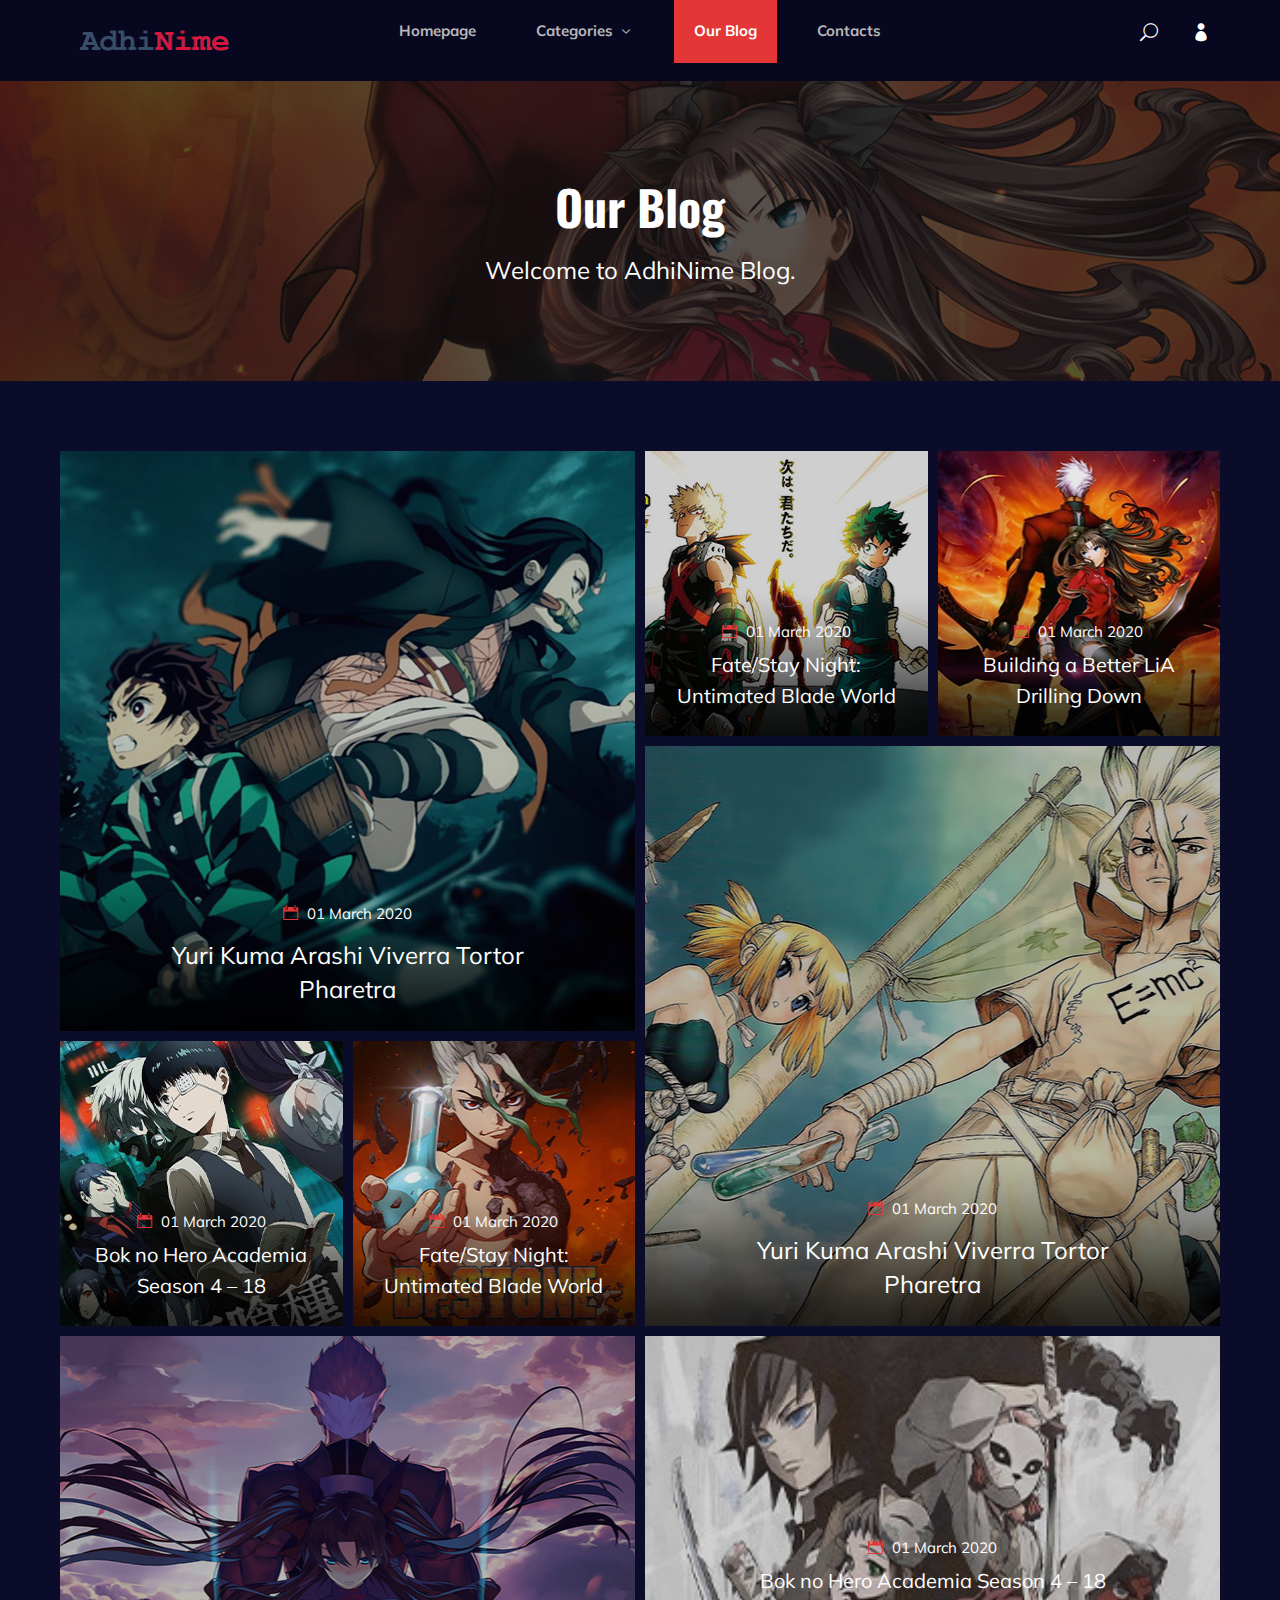
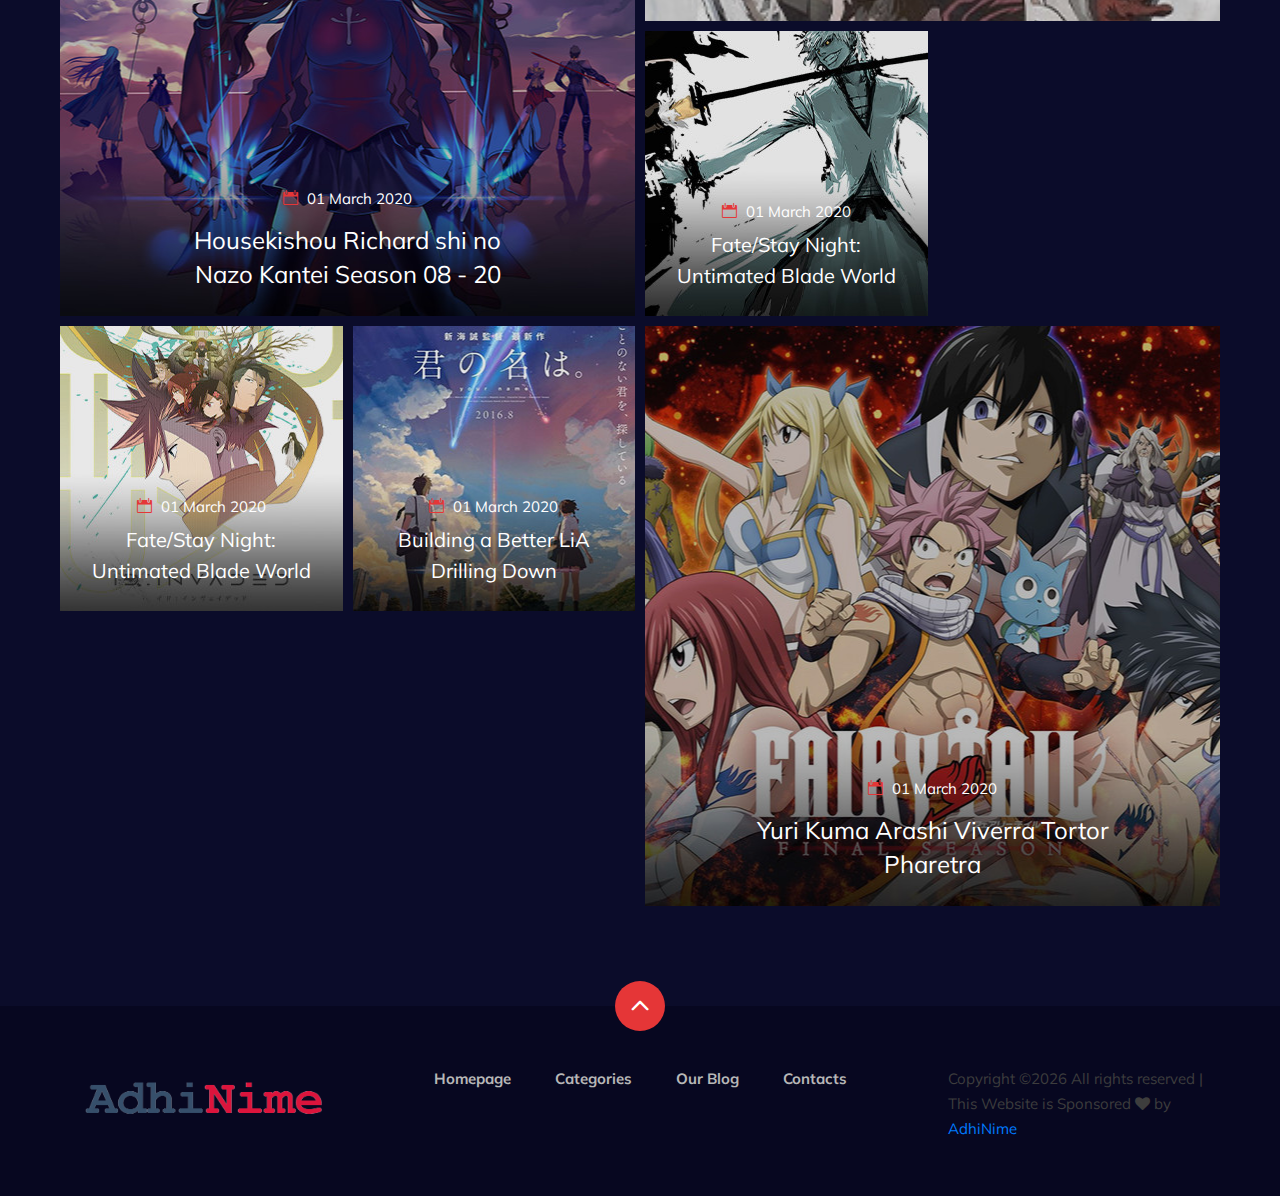
<file: blog.html>
<!DOCTYPE html>
<html lang="zxx">

<head>
    <meta charset="UTF-8">
    <meta name="description" content="Anime Web">
    <meta name="keywords" content="Anime, unica, creative, html">
    <meta name="viewport" content="width=device-width, initial-scale=1.0">
    <meta http-equiv="X-UA-Compatible" content="ie=edge">
    <title>Web Anime </title>

    <!-- Google Font -->
    <link href="https://fonts.googleapis.com/css2?family=Oswald:wght@300;400;500;600;700&display=swap" rel="stylesheet">
    <link href="https://fonts.googleapis.com/css2?family=Mulish:wght@300;400;500;600;700;800;900&display=swap"
    rel="stylesheet">

    <!-- Css Styles -->
    <link rel="stylesheet" href="css/system.min.css" type="text/css">
    <link rel="stylesheet" href="css/font-awesome.min.css" type="text/css">
    <link rel="stylesheet" href="css/elegant-icons.css" type="text/css">
    <link rel="stylesheet" href="css/plyr.css" type="text/css">
    <link rel="stylesheet" href="css/nice-select.css" type="text/css">
    <link rel="stylesheet" href="css/owl.carousel.min.css" type="text/css">
    <link rel="stylesheet" href="css/slicknav.min.css" type="text/css">
    <link rel="stylesheet" href="css/style.css" type="text/css">
</head>

<body>
    <!-- Page Preloder -->
    <div id="preloder">
        <div class="loader"></div>
    </div>

    <!-- Header Section Begin -->
    <header class="header">
        <div class="container">
            <div class="row">
                <div class="col-lg-2">
                    <div class="header__logo">
                        <a href="./index.html">
                            <img src="img/adhinime.png" alt="">
                        </a>
                    </div>
                </div>
                <div class="col-lg-8">
                    <div class="header__nav">
                        <nav class="header__menu mobile-menu">
                            <ul>
                                <li><a href="./index.html">Homepage</a></li>
                                <li><a href="./categories.html">Categories <span class="arrow_carrot-down"></span></a>
                                    <ul class="dropdown">
                                        <li><a href="./categories.html">Categories</a></li>
                                        <li><a href="./anime-details.html">Anime Details</a></li>
                                        <li><a href="./anime-watching.html">Anime Watching</a></li>
                                        <li><a href="./blog-details.html">Blog Details</a></li>
                                        <li><a href="./signup.html">Sign Up</a></li>
                                        <li><a href="./login.html">Login</a></li>
                                    </ul>
                                </li>
                                <li class="active"><a href="./blog.html">Our Blog</a></li>
                                <li><a href="#">Contacts</a></li>
                            </ul>
                        </nav>
                    </div>
                </div>
                <div class="col-lg-2">
                    <div class="header__right">
                        <a href="#" class="search-switch"><span class="icon_search"></span></a>
                        <a href="./login.html"><span class="icon_profile"></span></a>
                    </div>
                </div>
            </div>
            <div id="mobile-menu-wrap"></div>
        </div>
    </header>
    <!-- Header End -->

    <!-- Normal Breadcrumb Begin -->
    <section class="normal-breadcrumb set-bg" data-setbg="img/normal-breadcrumb.jpg">
        <div class="container">
            <div class="row">
                <div class="col-lg-12 text-center">
                    <div class="normal__breadcrumb__text">
                        <h2>Our Blog</h2>
                        <p>Welcome to AdhiNime Blog.</p>
                    </div>
                </div>
            </div>
        </div>
    </section>
    <!-- Normal Breadcrumb End -->

    <!-- Blog Section Begin -->
    <section class="blog spad">
        <div class="container">
            <div class="row">
                <div class="col-lg-6">
                    <div class="row">
                        <div class="col-lg-12">
                            <div class="blog__item set-bg" data-setbg="img/blog/blog-1.jpg">
                                <div class="blog__item__text">
                                    <p><span class="icon_calendar"></span> 01 March 2020</p>
                                    <h4><a href="#">Yuri Kuma Arashi Viverra Tortor Pharetra</a></h4>
                                </div>
                            </div>
                        </div>
                        <div class="col-lg-6 col-md-6 col-sm-6">
                            <div class="blog__item small__item set-bg" data-setbg="img/blog/blog-4.jpg">
                                <div class="blog__item__text">
                                    <p><span class="icon_calendar"></span> 01 March 2020</p>
                                    <h4><a href="#">Bok no Hero Academia Season 4 – 18</a></h4>
                                </div>
                            </div>
                        </div>
                        <div class="col-lg-6 col-md-6 col-sm-6">
                            <div class="blog__item small__item set-bg" data-setbg="img/blog/blog-5.jpg">
                                <div class="blog__item__text">
                                    <p><span class="icon_calendar"></span> 01 March 2020</p>
                                    <h4><a href="#">Fate/Stay Night: Untimated Blade World</a></h4>
                                </div>
                            </div>
                        </div>
                        <div class="col-lg-12">
                            <div class="blog__item set-bg" data-setbg="img/blog/blog-7.jpg">
                                <div class="blog__item__text">
                                    <p><span class="icon_calendar"></span> 01 March 2020</p>
                                    <h4><a href="#">Housekishou Richard shi no Nazo Kantei Season 08 - 20</a></h4>
                                </div>
                            </div>
                        </div>
                        <div class="col-lg-6 col-md-6 col-sm-6">
                            <div class="blog__item small__item set-bg" data-setbg="img/blog/blog-10.jpg">
                                <div class="blog__item__text">
                                    <p><span class="icon_calendar"></span> 01 March 2020</p>
                                    <h4><a href="#">Fate/Stay Night: Untimated Blade World</a></h4>
                                </div>
                            </div>
                        </div>
                        <div class="col-lg-6 col-md-6 col-sm-6">
                            <div class="blog__item small__item set-bg" data-setbg="img/blog/blog-11.jpg">
                                <div class="blog__item__text">
                                    <p><span class="icon_calendar"></span> 01 March 2020</p>
                                    <h4><a href="#">Building a Better LiA Drilling Down</a></h4>
                                </div>
                            </div>
                        </div>
                    </div>
                </div>
                <div class="col-lg-6">
                    <div class="row">
                        <div class="col-lg-6 col-md-6 col-sm-6">
                            <div class="blog__item small__item set-bg" data-setbg="img/blog/blog-2.jpg">
                                <div class="blog__item__text">
                                    <p><span class="icon_calendar"></span> 01 March 2020</p>
                                    <h4><a href="#">Fate/Stay Night: Untimated Blade World</a></h4>
                                </div>
                            </div>
                        </div>                        <div class="col-lg-6 col-md-6 col-sm-6">
                            <div class="blog__item small__item set-bg" data-setbg="img/blog/blog-3.jpg">
                                <div class="blog__item__text">
                                    <p><span class="icon_calendar"></span> 01 March 2020</p>
                                    <h4><a href="#">Building a Better LiA Drilling Down</a></h4>
                                </div>
                            </div>
                        </div>
                        <div class="col-lg-12">
                            <div class="blog__item set-bg" data-setbg="img/blog/blog-6.jpg">
                                <div class="blog__item__text">
                                    <p><span class="icon_calendar"></span> 01 March 2020</p>
                                    <h4><a href="#">Yuri Kuma Arashi Viverra Tortor Pharetra</a></h4>
                                </div>
                            </div>
                        </div>
                        <div class="col-lg-12 col-md-12 col-sm-12">
                            <div class="blog__item small__item set-bg" data-setbg="img/blog/blog-8.jpg">
                                <div class="blog__item__text">
                                    <p><span class="icon_calendar"></span> 01 March 2020</p>
                                    <h4><a href="#">Bok no Hero Academia Season 4 – 18</a></h4>
                                </div>
                            </div>
                        </div>
                        <div class="col-lg-6 col-md-6 col-sm-6">
                            <div class="blog__item small__item set-bg" data-setbg="img/blog/blog-9.jpg">
                                <div class="blog__item__text">
                                    <p><span class="icon_calendar"></span> 01 March 2020</p>
                                    <h4><a href="#">Fate/Stay Night: Untimated Blade World</a></h4>
                                </div>
                            </div>
                        </div>
                        <div class="col-lg-12">
                            <div class="blog__item set-bg" data-setbg="img/blog/blog-12.jpg">
                                <div class="blog__item__text">
                                    <p><span class="icon_calendar"></span> 01 March 2020</p>
                                    <h4><a href="#">Yuri Kuma Arashi Viverra Tortor Pharetra</a></h4>
                                </div>
                            </div>
                        </div>
                    </div>
                </div>
            </div>
        </div>
    </section>
    <!-- Blog Section End -->

    <!-- Footer Section Begin -->
    <footer class="footer">
        <div class="page-up">
            <a href="#" id="scrollToTopButton"><span class="arrow_carrot-up"></span></a>
        </div>
        <div class="container">
            <div class="row">
                <div class="col-lg-3">
                    <div class="footer__logo">
                        <a href="./index.html"><img src="img/adhinime.png" alt=""></a>
                    </div>
                </div>
                <div class="col-lg-6">
                    <div class="footer__nav">
                        <ul>
                            <li class="active"><a href="./index.html">Homepage</a></li>
                            <li><a href="./categories.html">Categories</a></li>
                            <li><a href="./blog.html">Our Blog</a></li>
                            <li><a href="#">Contacts</a></li>
                        </ul>
                    </div>
                </div>
                <div class="col-lg-3">
                    <p>
                        Copyright &copy;<script>document.write(new Date().getFullYear());</script> All rights reserved | This Website is Sponsored <i class="fa fa-heart" aria-hidden="true"></i> by <a href="dashboard.html" target="_blank">AdhiNime</a>
                      </p>

                  </div>
              </div>
          </div>
      </footer>
      <!-- Footer Section End -->

      <!-- Search model Begin -->
      <div class="search-model">
        <div class="h-100 d-flex align-items-center justify-content-center">
            <div class="search-close-switch"><i class="icon_close"></i></div>
            <form class="search-model-form">
                <input type="text" id="search-input" placeholder="Search here.....">
            </form>
        </div>
    </div>
    <!-- Search model end -->

    <!-- Js Plugins -->
    <script src="js/jquery-3.3.1.min.js"></script>
    <script src="js/system.min.js"></script>
    <script src="js/player.js"></script>
    <script src="js/jquery.nice-select.min.js"></script>
    <script src="js/mixitup.min.js"></script>
    <script src="js/jquery.slicknav.js"></script>
    <script src="js/owl.carousel.min.js"></script>
    <script src="js/main.js"></script>

</body>

</html>
</file>
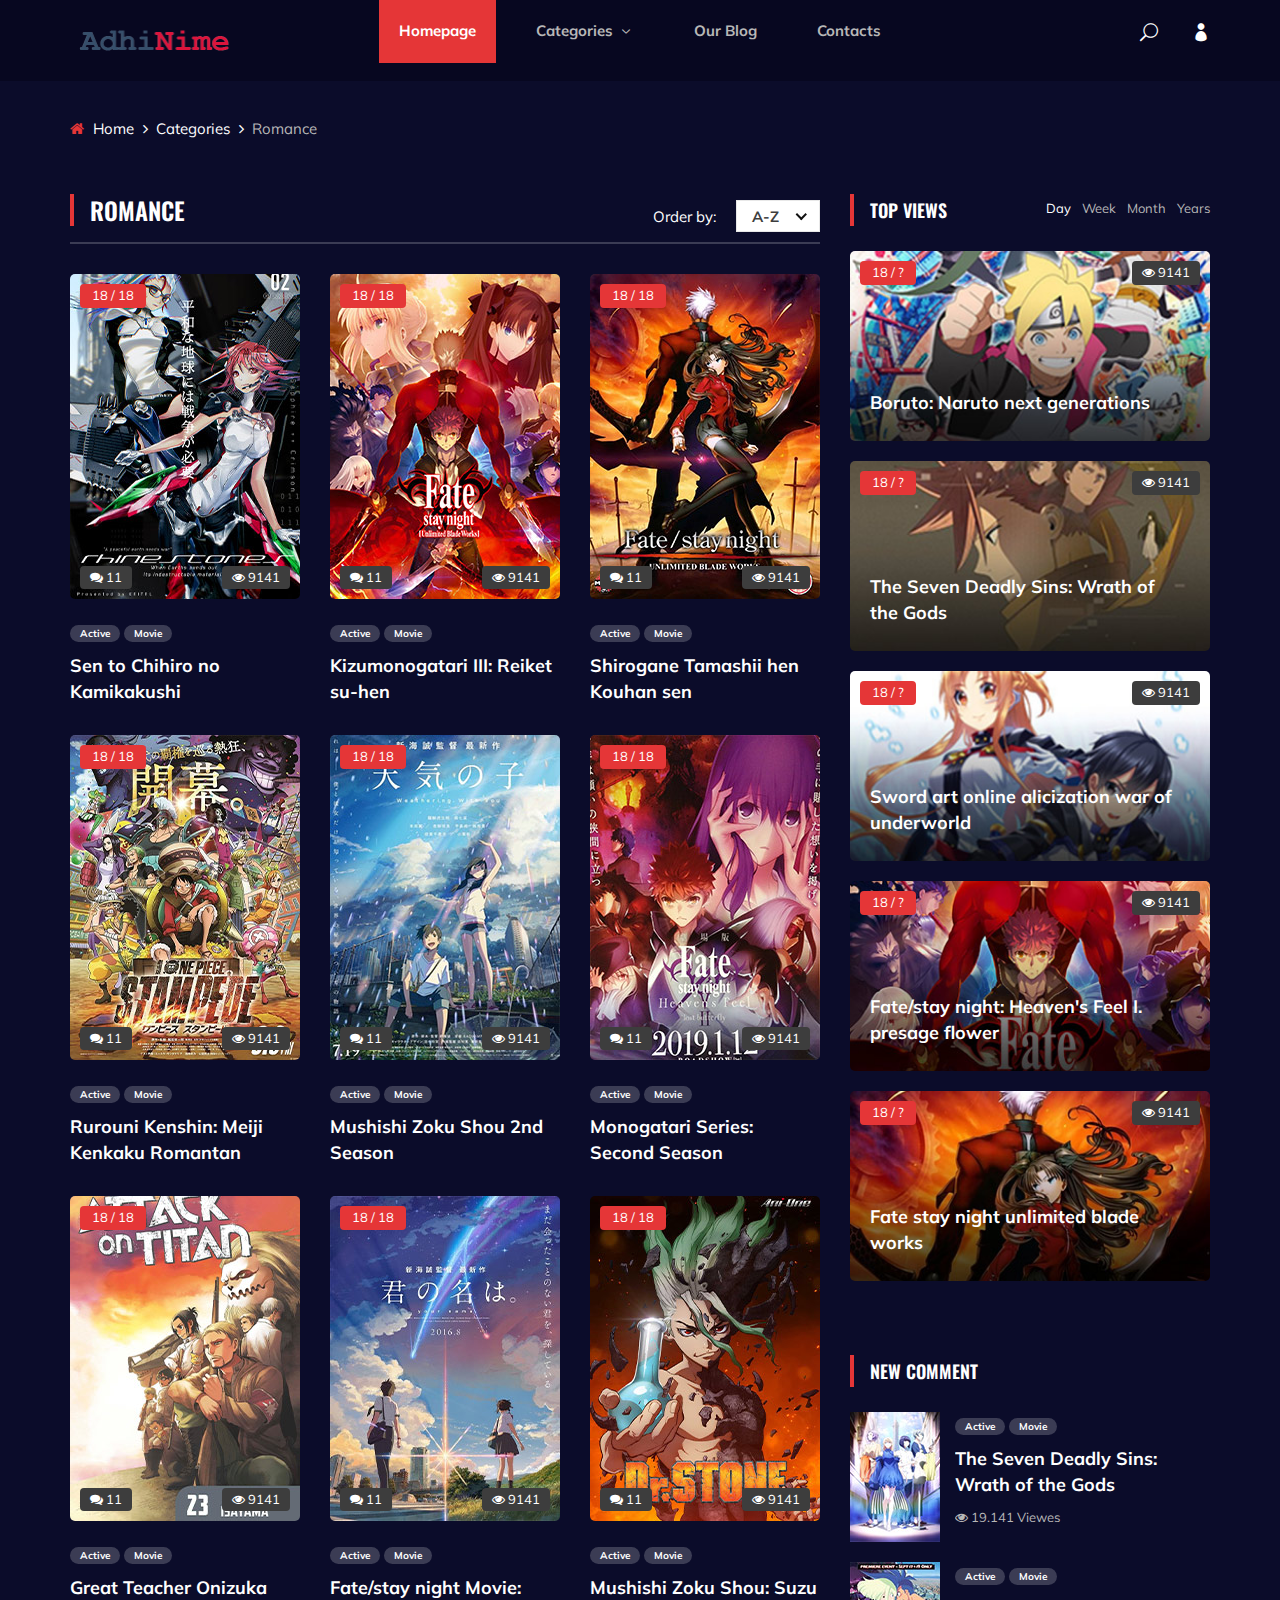
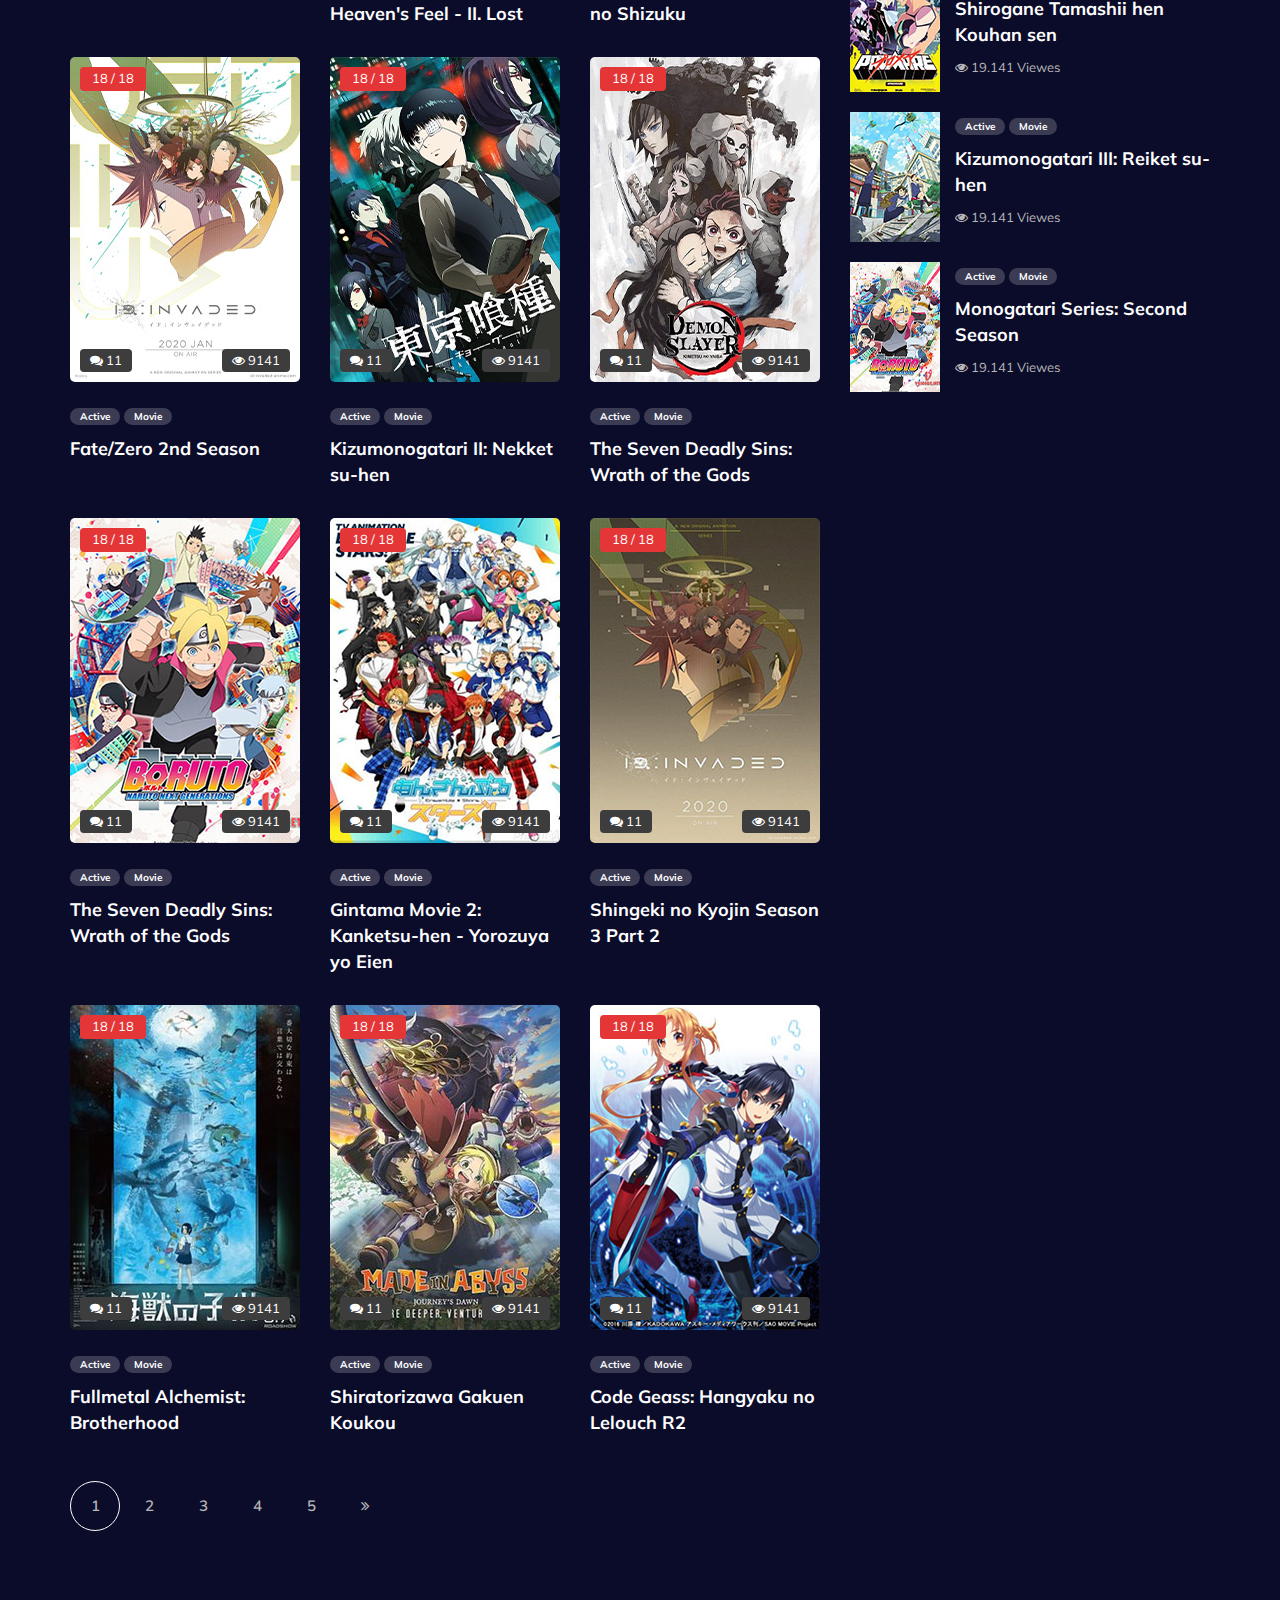
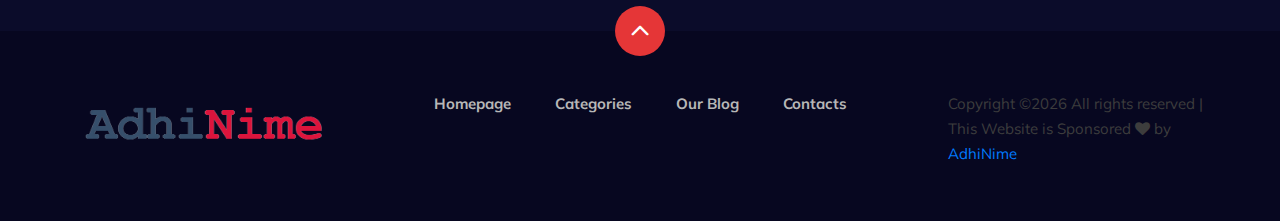
<file: categories.html>
<!DOCTYPE html>
<html lang="zxx">

<head>
    <meta charset="UTF-8">
    <meta name="description" content="Anime Web">
    <meta name="keywords" content="Anime, unica, creative, html">
    <meta name="viewport" content="width=device-width, initial-scale=1.0">
    <meta http-equiv="X-UA-Compatible" content="ie=edge">
    <title>Web Anime</title>

    <!-- Google Font -->
    <link href="https://fonts.googleapis.com/css2?family=Oswald:wght@300;400;500;600;700&display=swap" rel="stylesheet">
    <link href="https://fonts.googleapis.com/css2?family=Mulish:wght@300;400;500;600;700;800;900&display=swap"
    rel="stylesheet">

    <!-- Css Styles -->
    <link rel="stylesheet" href="css/system.min.css" type="text/css">
    <link rel="stylesheet" href="css/font-awesome.min.css" type="text/css">
    <link rel="stylesheet" href="css/elegant-icons.css" type="text/css">
    <link rel="stylesheet" href="css/plyr.css" type="text/css">
    <link rel="stylesheet" href="css/nice-select.css" type="text/css">
    <link rel="stylesheet" href="css/owl.carousel.min.css" type="text/css">
    <link rel="stylesheet" href="css/slicknav.min.css" type="text/css">
    <link rel="stylesheet" href="css/style.css" type="text/css">
</head>

<body>
    <!-- Page Preloder -->
    <div id="preloder">
        <div class="loader"></div>
    </div>

    <!-- Header Section Begin -->
    <header class="header">
        <div class="container">
            <div class="row">
                <div class="col-lg-2">
                    <div class="header__logo">
                        <a href="./index.html">
                            <img src="img/adhinime.png" alt="">
                        </a>
                    </div>
                </div>
                <div class="col-lg-8">
                    <div class="header__nav">
                        <nav class="header__menu mobile-menu">
                            <ul>
                                <li class="active"><a href="./index.html">Homepage</a></li>
                                <li><a href="./categories.html">Categories <span class="arrow_carrot-down"></span></a>
                                    <ul class="dropdown">
                                        <li><a href="./categories.html">Categories</a></li>
                                        <li><a href="./anime-details.html">Anime Details</a></li>
                                        <li><a href="./anime-watching.html">Anime Watching</a></li>
                                        <li><a href="./blog-details.html">Blog Details</a></li>
                                        <li><a href="./signup.html">Sign Up</a></li>
                                        <li><a href="./login.html">Login</a></li>
                                    </ul>
                                </li>
                                <li><a href="./blog.html">Our Blog</a></li>
                                <li><a href="#">Contacts</a></li>
                            </ul>
                        </nav>
                    </div>
                </div>
                <div class="col-lg-2">
                    <div class="header__right">
                        <a href="#" class="search-switch"><span class="icon_search"></span></a>
                        <a href="./login.html"><span class="icon_profile"></span></a>
                    </div>
                </div>
            </div>
            <div id="mobile-menu-wrap"></div>
        </div>
    </header>
    <!-- Header End -->

    <!-- Breadcrumb Begin -->
    <div class="breadcrumb-option">
        <div class="container">
            <div class="row">
                <div class="col-lg-12">
                    <div class="breadcrumb__links">
                        <a href="./index.html"><i class="fa fa-home"></i> Home</a>
                        <a href="./categories.html">Categories</a>
                        <span>Romance</span>
                    </div>
                </div>
            </div>
        </div>
    </div>
    <!-- Breadcrumb End -->

    <!-- Product Section Begin -->
    <section class="product-page spad">
        <div class="container">
            <div class="row">
                <div class="col-lg-8">
                    <div class="product__page__content">
                        <div class="product__page__title">
                            <div class="row">
                                <div class="col-lg-8 col-md-8 col-sm-6">
                                    <div class="section-title">
                                        <h4>Romance</h4>
                                    </div>
                                </div>
                                <div class="col-lg-4 col-md-4 col-sm-6">
                                    <div class="product__page__filter">
                                        <p>Order by:</p>
                                        <select>
                                            <option value="">A-Z</option>
                                            <option value="">1-10</option>
                                            <option value="">10-50</option>
                                        </select>
                                    </div>
                                </div>
                            </div>
                        </div>
                        <div class="row">
                            <div class="col-lg-4 col-md-6 col-sm-6">
                                <div class="product__item">
                                    <div class="product__item__pic set-bg" data-setbg="img/popular/popular-1.jpg">
                                        <div class="ep">18 / 18</div>
                                        <div class="comment"><i class="fa fa-comments"></i> 11</div>
                                        <div class="view"><i class="fa fa-eye"></i> 9141</div>
                                    </div>
                                    <div class="product__item__text">
                                        <ul>
                                            <li>Active</li>
                                            <li>Movie</li>
                                        </ul>
                                        <h5><a href="#">Sen to Chihiro no Kamikakushi</a></h5>
                                    </div>
                                </div>
                            </div>
                            <div class="col-lg-4 col-md-6 col-sm-6">
                                <div class="product__item">
                                    <div class="product__item__pic set-bg" data-setbg="img/popular/popular-2.jpg">
                                        <div class="ep">18 / 18</div>
                                        <div class="comment"><i class="fa fa-comments"></i> 11</div>
                                        <div class="view"><i class="fa fa-eye"></i> 9141</div>
                                    </div>
                                    <div class="product__item__text">
                                        <ul>
                                            <li>Active</li>
                                            <li>Movie</li>
                                        </ul>
                                        <h5><a href="#">Kizumonogatari III: Reiket su-hen</a></h5>
                                    </div>
                                </div>
                            </div>
                            <div class="col-lg-4 col-md-6 col-sm-6">
                                <div class="product__item">
                                    <div class="product__item__pic set-bg" data-setbg="img/popular/popular-3.jpg">
                                        <div class="ep">18 / 18</div>
                                        <div class="comment"><i class="fa fa-comments"></i> 11</div>
                                        <div class="view"><i class="fa fa-eye"></i> 9141</div>
                                    </div>
                                    <div class="product__item__text">
                                        <ul>
                                            <li>Active</li>
                                            <li>Movie</li>
                                        </ul>
                                        <h5><a href="#">Shirogane Tamashii hen Kouhan sen</a></h5>
                                    </div>
                                </div>
                            </div>
                            <div class="col-lg-4 col-md-6 col-sm-6">
                                <div class="product__item">
                                    <div class="product__item__pic set-bg" data-setbg="img/popular/popular-4.jpg">
                                        <div class="ep">18 / 18</div>
                                        <div class="comment"><i class="fa fa-comments"></i> 11</div>
                                        <div class="view"><i class="fa fa-eye"></i> 9141</div>
                                    </div>
                                    <div class="product__item__text">
                                        <ul>
                                            <li>Active</li>
                                            <li>Movie</li>
                                        </ul>
                                        <h5><a href="#">Rurouni Kenshin: Meiji Kenkaku Romantan</a></h5>
                                    </div>
                                </div>
                            </div>
                            <div class="col-lg-4 col-md-6 col-sm-6">
                                <div class="product__item">
                                    <div class="product__item__pic set-bg" data-setbg="img/popular/popular-5.jpg">
                                        <div class="ep">18 / 18</div>
                                        <div class="comment"><i class="fa fa-comments"></i> 11</div>
                                        <div class="view"><i class="fa fa-eye"></i> 9141</div>
                                    </div>
                                    <div class="product__item__text">
                                        <ul>
                                            <li>Active</li>
                                            <li>Movie</li>
                                        </ul>
                                        <h5><a href="#">Mushishi Zoku Shou 2nd Season</a></h5>
                                    </div>
                                </div>
                            </div>
                            <div class="col-lg-4 col-md-6 col-sm-6">
                                <div class="product__item">
                                    <div class="product__item__pic set-bg" data-setbg="img/popular/popular-6.jpg">
                                        <div class="ep">18 / 18</div>
                                        <div class="comment"><i class="fa fa-comments"></i> 11</div>
                                        <div class="view"><i class="fa fa-eye"></i> 9141</div>
                                    </div>
                                    <div class="product__item__text">
                                        <ul>
                                            <li>Active</li>
                                            <li>Movie</li>
                                        </ul>
                                        <h5><a href="#">Monogatari Series: Second Season</a></h5>
                                    </div>
                                </div>
                            </div>
                            <div class="col-lg-4 col-md-6 col-sm-6">
                                <div class="product__item">
                                    <div class="product__item__pic set-bg" data-setbg="img/recent/recent-1.jpg">
                                        <div class="ep">18 / 18</div>
                                        <div class="comment"><i class="fa fa-comments"></i> 11</div>
                                        <div class="view"><i class="fa fa-eye"></i> 9141</div>
                                    </div>
                                    <div class="product__item__text">
                                        <ul>
                                            <li>Active</li>
                                            <li>Movie</li>
                                        </ul>
                                        <h5><a href="#">Great Teacher Onizuka</a></h5>
                                    </div>
                                </div>
                            </div>
                            <div class="col-lg-4 col-md-6 col-sm-6">
                                <div class="product__item">
                                    <div class="product__item__pic set-bg" data-setbg="img/recent/recent-2.jpg">
                                        <div class="ep">18 / 18</div>
                                        <div class="comment"><i class="fa fa-comments"></i> 11</div>
                                        <div class="view"><i class="fa fa-eye"></i> 9141</div>
                                    </div>
                                    <div class="product__item__text">
                                        <ul>
                                            <li>Active</li>
                                            <li>Movie</li>
                                        </ul>
                                        <h5><a href="#">Fate/stay night Movie: Heaven's Feel - II. Lost</a></h5>
                                    </div>
                                </div>
                            </div>
                            <div class="col-lg-4 col-md-6 col-sm-6">
                                <div class="product__item">
                                    <div class="product__item__pic set-bg" data-setbg="img/recent/recent-3.jpg">
                                        <div class="ep">18 / 18</div>
                                        <div class="comment"><i class="fa fa-comments"></i> 11</div>
                                        <div class="view"><i class="fa fa-eye"></i> 9141</div>
                                    </div>
                                    <div class="product__item__text">
                                        <ul>
                                            <li>Active</li>
                                            <li>Movie</li>
                                        </ul>
                                        <h5><a href="#">Mushishi Zoku Shou: Suzu no Shizuku</a></h5>
                                    </div>
                                </div>
                            </div>
                            <div class="col-lg-4 col-md-6 col-sm-6">
                                <div class="product__item">
                                    <div class="product__item__pic set-bg" data-setbg="img/recent/recent-4.jpg">
                                        <div class="ep">18 / 18</div>
                                        <div class="comment"><i class="fa fa-comments"></i> 11</div>
                                        <div class="view"><i class="fa fa-eye"></i> 9141</div>
                                    </div>
                                    <div class="product__item__text">
                                        <ul>
                                            <li>Active</li>
                                            <li>Movie</li>
                                        </ul>
                                        <h5><a href="#">Fate/Zero 2nd Season</a></h5>
                                    </div>
                                </div>
                            </div>
                            <div class="col-lg-4 col-md-6 col-sm-6">
                                <div class="product__item">
                                    <div class="product__item__pic set-bg" data-setbg="img/recent/recent-5.jpg">
                                        <div class="ep">18 / 18</div>
                                        <div class="comment"><i class="fa fa-comments"></i> 11</div>
                                        <div class="view"><i class="fa fa-eye"></i> 9141</div>
                                    </div>
                                    <div class="product__item__text">
                                        <ul>
                                            <li>Active</li>
                                            <li>Movie</li>
                                        </ul>
                                        <h5><a href="#">Kizumonogatari II: Nekket su-hen</a></h5>
                                    </div>
                                </div>
                            </div>
                            <div class="col-lg-4 col-md-6 col-sm-6">
                                <div class="product__item">
                                    <div class="product__item__pic set-bg" data-setbg="img/recent/recent-6.jpg">
                                        <div class="ep">18 / 18</div>
                                        <div class="comment"><i class="fa fa-comments"></i> 11</div>
                                        <div class="view"><i class="fa fa-eye"></i> 9141</div>
                                    </div>
                                    <div class="product__item__text">
                                        <ul>
                                            <li>Active</li>
                                            <li>Movie</li>
                                        </ul>
                                        <h5><a href="#">The Seven Deadly Sins: Wrath of the Gods</a></h5>
                                    </div>
                                </div>
                            </div>
                            <div class="col-lg-4 col-md-6 col-sm-6">
                                <div class="product__item">
                                    <div class="product__item__pic set-bg" data-setbg="img/trending/trend-1.jpg">
                                        <div class="ep">18 / 18</div>
                                        <div class="comment"><i class="fa fa-comments"></i> 11</div>
                                        <div class="view"><i class="fa fa-eye"></i> 9141</div>
                                    </div>
                                    <div class="product__item__text">
                                        <ul>
                                            <li>Active</li>
                                            <li>Movie</li>
                                        </ul>
                                        <h5><a href="#">The Seven Deadly Sins: Wrath of the Gods</a></h5>
                                    </div>
                                </div>
                            </div>
                            <div class="col-lg-4 col-md-6 col-sm-6">
                                <div class="product__item">
                                    <div class="product__item__pic set-bg" data-setbg="img/trending/trend-2.jpg">
                                        <div class="ep">18 / 18</div>
                                        <div class="comment"><i class="fa fa-comments"></i> 11</div>
                                        <div class="view"><i class="fa fa-eye"></i> 9141</div>
                                    </div>
                                    <div class="product__item__text">
                                        <ul>
                                            <li>Active</li>
                                            <li>Movie</li>
                                        </ul>
                                        <h5><a href="#">Gintama Movie 2: Kanketsu-hen - Yorozuya yo Eien</a></h5>
                                    </div>
                                </div>
                            </div>
                            <div class="col-lg-4 col-md-6 col-sm-6">
                                <div class="product__item">
                                    <div class="product__item__pic set-bg" data-setbg="img/trending/trend-3.jpg">
                                        <div class="ep">18 / 18</div>
                                        <div class="comment"><i class="fa fa-comments"></i> 11</div>
                                        <div class="view"><i class="fa fa-eye"></i> 9141</div>
                                    </div>
                                    <div class="product__item__text">
                                        <ul>
                                            <li>Active</li>
                                            <li>Movie</li>
                                        </ul>
                                        <h5><a href="#">Shingeki no Kyojin Season 3 Part 2</a></h5>
                                    </div>
                                </div>
                            </div>
                            <div class="col-lg-4 col-md-6 col-sm-6">
                                <div class="product__item">
                                    <div class="product__item__pic set-bg" data-setbg="img/trending/trend-4.jpg">
                                        <div class="ep">18 / 18</div>
                                        <div class="comment"><i class="fa fa-comments"></i> 11</div>
                                        <div class="view"><i class="fa fa-eye"></i> 9141</div>
                                    </div>
                                    <div class="product__item__text">
                                        <ul>
                                            <li>Active</li>
                                            <li>Movie</li>
                                        </ul>
                                        <h5><a href="#">Fullmetal Alchemist: Brotherhood</a></h5>
                                    </div>
                                </div>
                            </div>
                            <div class="col-lg-4 col-md-6 col-sm-6">
                                <div class="product__item">
                                    <div class="product__item__pic set-bg" data-setbg="img/trending/trend-5.jpg">
                                        <div class="ep">18 / 18</div>
                                        <div class="comment"><i class="fa fa-comments"></i> 11</div>
                                        <div class="view"><i class="fa fa-eye"></i> 9141</div>
                                    </div>
                                    <div class="product__item__text">
                                        <ul>
                                            <li>Active</li>
                                            <li>Movie</li>
                                        </ul>
                                        <h5><a href="#">Shiratorizawa Gakuen Koukou</a></h5>
                                    </div>
                                </div>
                            </div>
                            <div class="col-lg-4 col-md-6 col-sm-6">
                                <div class="product__item">
                                    <div class="product__item__pic set-bg" data-setbg="img/trending/trend-6.jpg">
                                        <div class="ep">18 / 18</div>
                                        <div class="comment"><i class="fa fa-comments"></i> 11</div>
                                        <div class="view"><i class="fa fa-eye"></i> 9141</div>
                                    </div>
                                    <div class="product__item__text">
                                        <ul>
                                            <li>Active</li>
                                            <li>Movie</li>
                                        </ul>
                                        <h5><a href="#">Code Geass: Hangyaku no Lelouch R2</a></h5>
                                    </div>
                                </div>
                            </div>
                        </div>
                    </div>
                    <div class="product__pagination">
                        <a href="#" class="current-page">1</a>
                        <a href="#">2</a>
                        <a href="#">3</a>
                        <a href="#">4</a>
                        <a href="#">5</a>
                        <a href="#"><i class="fa fa-angle-double-right"></i></a>
                    </div>
                </div>
                <div class="col-lg-4 col-md-6 col-sm-8">
                    <div class="product__sidebar">
                        <div class="product__sidebar__view">
                            <div class="section-title">
                                <h5>Top Views</h5>
                            </div>
                            <ul class="filter__controls">
                                <li class="active" data-filter="*">Day</li>
                                <li data-filter=".week">Week</li>
                                <li data-filter=".month">Month</li>
                                <li data-filter=".years">Years</li>
                            </ul>
                            <div class="filter__gallery">
                                <div class="product__sidebar__view__item set-bg mix day years"
                                data-setbg="img/sidebar/tv-1.jpg">
                                <div class="ep">18 / ?</div>
                                <div class="view"><i class="fa fa-eye"></i> 9141</div>
                                <h5><a href="#">Boruto: Naruto next generations</a></h5>
                            </div>
                            <div class="product__sidebar__view__item set-bg mix month week"
                            data-setbg="img/sidebar/tv-2.jpg">
                            <div class="ep">18 / ?</div>
                            <div class="view"><i class="fa fa-eye"></i> 9141</div>
                            <h5><a href="#">The Seven Deadly Sins: Wrath of the Gods</a></h5>
                        </div>
                        <div class="product__sidebar__view__item set-bg mix week years"
                        data-setbg="img/sidebar/tv-3.jpg">
                        <div class="ep">18 / ?</div>
                        <div class="view"><i class="fa fa-eye"></i> 9141</div>
                        <h5><a href="#">Sword art online alicization war of underworld</a></h5>
                    </div>
                    <div class="product__sidebar__view__item set-bg mix years month"
                    data-setbg="img/sidebar/tv-4.jpg">
                    <div class="ep">18 / ?</div>
                    <div class="view"><i class="fa fa-eye"></i> 9141</div>
                    <h5><a href="#">Fate/stay night: Heaven's Feel I. presage flower</a></h5>
                </div>
                <div class="product__sidebar__view__item set-bg mix day"
                data-setbg="img/sidebar/tv-5.jpg">
                <div class="ep">18 / ?</div>
                <div class="view"><i class="fa fa-eye"></i> 9141</div>
                <h5><a href="#">Fate stay night unlimited blade works</a></h5>
            </div>
        </div>
    </div>
    <div class="product__sidebar__comment">
        <div class="section-title">
            <h5>New Comment</h5>
        </div>
        <div class="product__sidebar__comment__item">
            <div class="product__sidebar__comment__item__pic">
                <img src="img/sidebar/comment-1.jpg" alt="">
            </div>
            <div class="product__sidebar__comment__item__text">
                <ul>
                    <li>Active</li>
                    <li>Movie</li>
                </ul>
                <h5><a href="#">The Seven Deadly Sins: Wrath of the Gods</a></h5>
                <span><i class="fa fa-eye"></i> 19.141 Viewes</span>
            </div>
        </div>
        <div class="product__sidebar__comment__item">
            <div class="product__sidebar__comment__item__pic">
                <img src="img/sidebar/comment-2.jpg" alt="">
            </div>
            <div class="product__sidebar__comment__item__text">
                <ul>
                    <li>Active</li>
                    <li>Movie</li>
                </ul>
                <h5><a href="#">Shirogane Tamashii hen Kouhan sen</a></h5>
                <span><i class="fa fa-eye"></i> 19.141 Viewes</span>
            </div>
        </div>
        <div class="product__sidebar__comment__item">
            <div class="product__sidebar__comment__item__pic">
                <img src="img/sidebar/comment-3.jpg" alt="">
            </div>
            <div class="product__sidebar__comment__item__text">
                <ul>
                    <li>Active</li>
                    <li>Movie</li>
                </ul>
                <h5><a href="#">Kizumonogatari III: Reiket su-hen</a></h5>
                <span><i class="fa fa-eye"></i> 19.141 Viewes</span>
            </div>
        </div>
        <div class="product__sidebar__comment__item">
            <div class="product__sidebar__comment__item__pic">
                <img src="img/sidebar/comment-4.jpg" alt="">
            </div>
            <div class="product__sidebar__comment__item__text">
                <ul>
                    <li>Active</li>
                    <li>Movie</li>
                </ul>
                <h5><a href="#">Monogatari Series: Second Season</a></h5>
                <span><i class="fa fa-eye"></i> 19.141 Viewes</span>
            </div>
        </div>
    </div>
</div>
</div>
</div>
</div>
</section>
<!-- Product Section End -->

<!-- Footer Section Begin -->
<footer class="footer">
    <div class="page-up">
        <a href="#" id="scrollToTopButton"><span class="arrow_carrot-up"></span></a>
    </div>
    <div class="container">
        <div class="row">
            <div class="col-lg-3">
                <div class="footer__logo">
                    <a href="./index.html"><img src="img/adhinime.png" alt=""></a>
                </div>
            </div>
            <div class="col-lg-6">
                <div class="footer__nav">
                    <ul>
                        <li class="active"><a href="./index.html">Homepage</a></li>
                        <li><a href="./categories.html">Categories</a></li>
                        <li><a href="./blog.html">Our Blog</a></li>
                        <li><a href="#">Contacts</a></li>
                    </ul>
                </div>
            </div>
            <div class="col-lg-3">
                <p>
                    Copyright &copy;<script>document.write(new Date().getFullYear());</script> All rights reserved | This Website is Sponsored <i class="fa fa-heart" aria-hidden="true"></i> by <a href="dashboard.html" target="_blank">AdhiNime</a>
                  </p>

              </div>
          </div>
      </div>
  </footer>
  <!-- Footer Section End -->

  <!-- Search model Begin -->
  <div class="search-model">
    <div class="h-100 d-flex align-items-center justify-content-center">
        <div class="search-close-switch"><i class="icon_close"></i></div>
        <form class="search-model-form">
            <input type="text" id="search-input" placeholder="Search here.....">
        </form>
    </div>
</div>
<!-- Search model end -->

<!-- Js Plugins -->
<script src="js/jquery-3.3.1.min.js"></script>
<script src="js/system.min.js"></script>
<script src="js/player.js"></script>
<script src="js/jquery.nice-select.min.js"></script>
<script src="js/mixitup.min.js"></script>
<script src="js/jquery.slicknav.js"></script>
<script src="js/owl.carousel.min.js"></script>
<script src="js/main.js"></script>

</body>

</html>
</file>
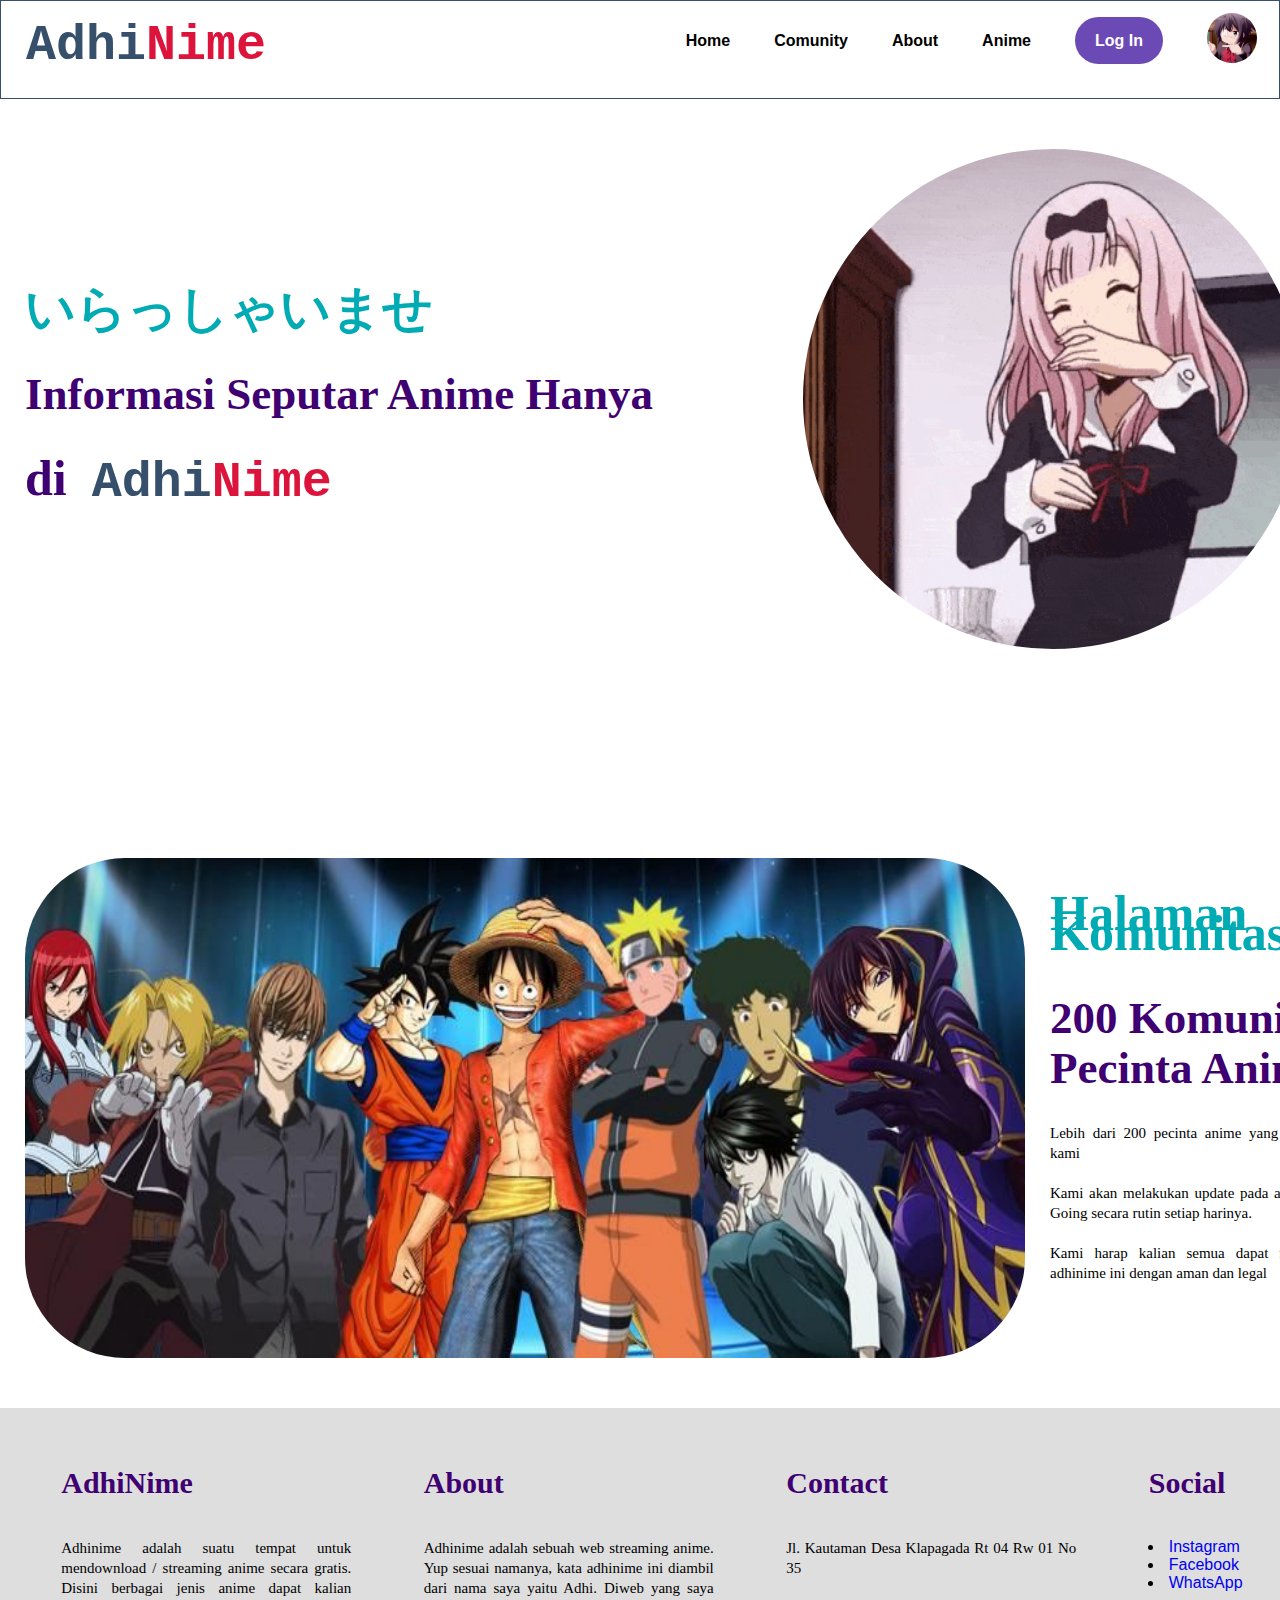
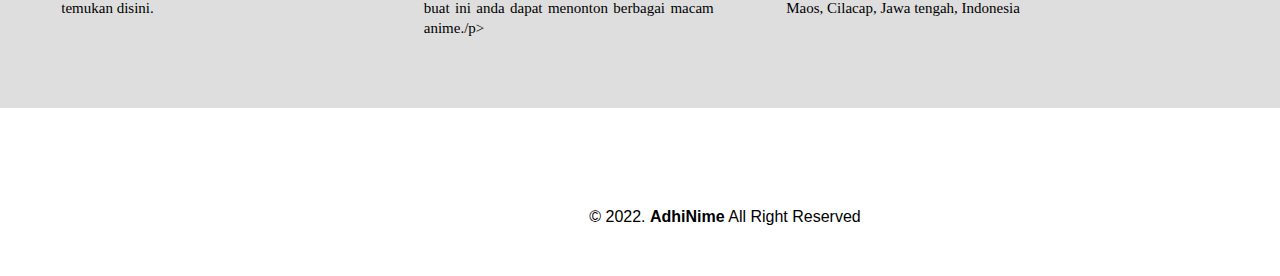
<file: dashboard.html>
<!DOCTYPE html>
<html lang="en">
<head>
    <meta charset="UTF-8">
    <meta http-equiv="X-UA-Compatible" content="IE=edge">
    <meta name="viewport" content="width=device-width, initial-scale=1.0">
    <title>Web anime</title>
    <link rel="stylesheet" href="css/style2.css">
</head>
<body>
    <nav>
        <div class="wrapper">
            <div class="firstname"><a href="">Adhi</a></div>
            <div class="lastname"><a href="">Nime</a></div>
            <div class="menu">
                <ul>
                    <li><a href="#home">Home</a></li>
                    <li><a href="#comunity">Comunity</a></li>
                    <li><a href="#about">About</a></li>
                    <li><a href="index.html">Anime</a></li>
                    <li><a href="login.html" class="tebal">Log In</a></li>
                    <li><img src="Asset/200w.gif" alt="..."></li>
                </ul>
            </div>
        </div>
    </nav>
    <div class="wrapper">
        <!--untuk home-->
        <section id="home">
            <div class="kolom">
                <p class="deskripsi">いらっしゃいませ</p>
                <h2>Informasi Seputar Anime Hanya </h2>
                <div class="dimana">di </div>
                <div class="firstname"><a href="">Adhi</a></div>
                <div class="lastname"><a href="">Nime</a></div>
            </div>
            <div><img src="Asset/icegif-2013.gif" class="Nime"></div>
        </section>

        <!--untuk comunity-->
        <section id="comunity">
            <img src="Asset/Karakter.jpg " alt="" class="naruto">
            <div class="kolom">
                <p class="desc">Halaman Komunitas</p>
                <h2 class="h2" >200 Komunitas Lebih Pecinta Anime</h2>
                <p>Lebih dari 200 pecinta anime yang bergabung menjadi komunitas kami</p>
                <p>Kami akan melakukan update pada anime anime Airing maupun On Going secara rutin setiap harinya.</p>
                <p>Kami harap kalian semua dapat menonton anime melaui web adhinime ini dengan aman dan legal</p>
            </div>
        </section>
        
        <!--Untuk about-->
        <div id="about">
            <div class="wrapper">
                <div class="footer">
                    <div class="footer-section">
                        <h3>AdhiNime</h3>
                        <p>Adhinime adalah suatu tempat untuk mendownload / streaming anime secara gratis. Disini berbagai jenis anime dapat kalian temukan disini.</p>
                    </div>
                    <div class="footer-section">
                        <h3>About</h3>
                        <p>Adhinime adalah sebuah web streaming anime. Yup sesuai namanya, kata adhinime ini diambil dari nama saya yaitu Adhi. Diweb yang saya buat ini anda dapat menonton berbagai macam anime./p>
                    </div>
                    <div class="footer-section">
                        <h3>Contact</h3>
                        <p>Jl. Kautaman Desa Klapagada Rt 04 Rw 01 No 35 </p>
                        <p>Maos, Cilacap, Jawa tengah, Indonesia</p>
                    </div>
                    <div class="footer-section">
                        <h3>Social</h3>
                        <ul>
                        <li><a href="https://www.instagram.com/?hl=id">Instagram</a></li>
                        <li><a href="https://www.facebook.com/">Facebook</a></li>
                        <li><a href="https://web.whatsapp.com/">WhatsApp</a></li>
                        </ul>
                    </div>
                </div>
            </div>
        </div>
    </div>
    <div id="copyright">
        <div class="wrapper">
            &copy; 2022. <b>AdhiNime</b> All Right Reserved
        </div>
    </div>
</body>
</html>
</file>
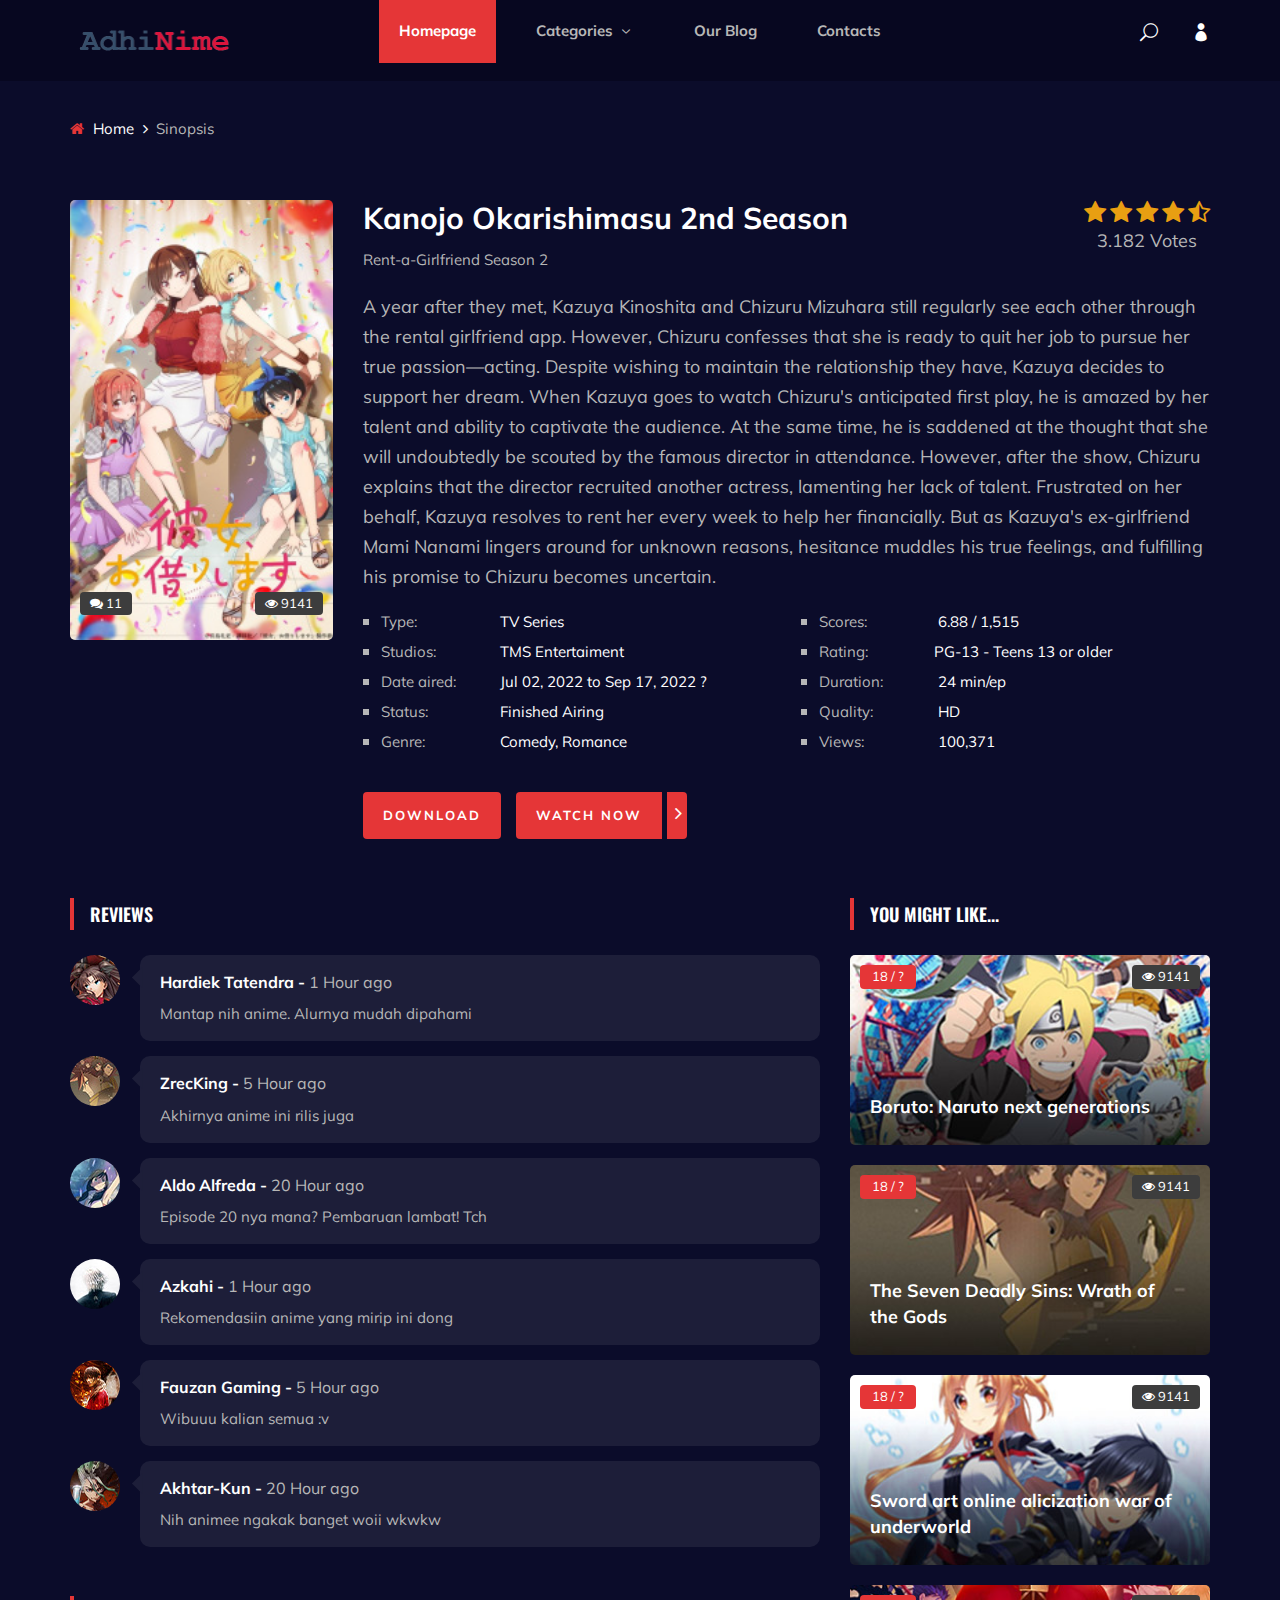
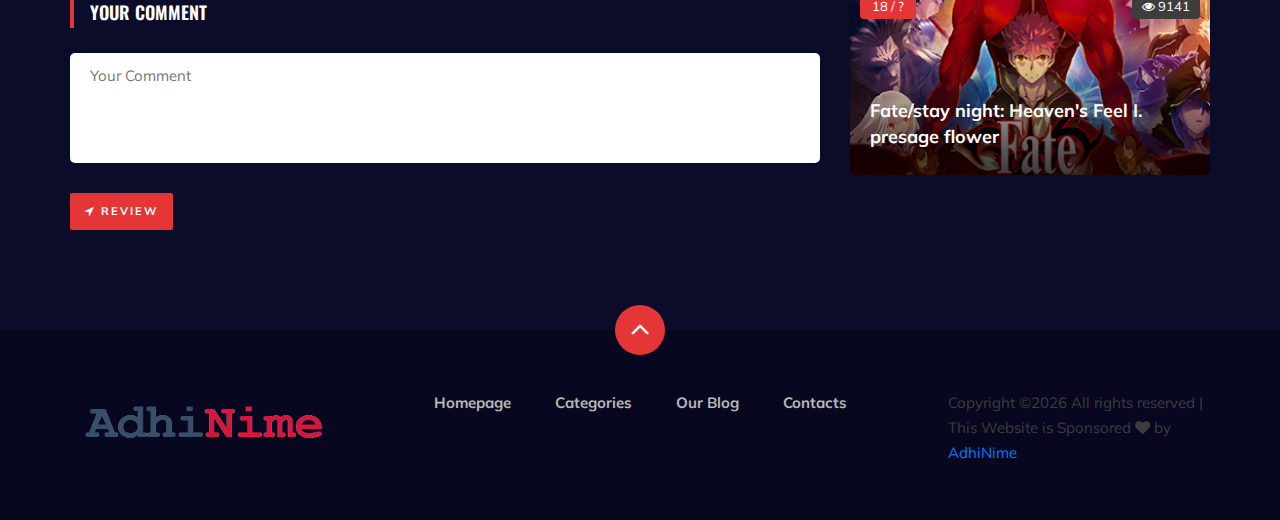
<file: details kanojo.html>
<!DOCTYPE html>
<html lang="zxx">

<head>
    <meta charset="UTF-8">
    <meta name="description" content="Anime web">
    <meta name="keywords" content="Anime, unica, creative, html">
    <meta name="viewport" content="width=device-width, initial-scale=1.0">
    <meta http-equiv="X-UA-Compatible" content="ie=edge">
    <title>Web Anime</title>

    <!-- Google Font -->
    <link href="https://fonts.googleapis.com/css2?family=Oswald:wght@300;400;500;600;700&display=swap" rel="stylesheet">
    <link href="https://fonts.googleapis.com/css2?family=Mulish:wght@300;400;500;600;700;800;900&display=swap"
    rel="stylesheet">

    <!-- Css Styles -->
    <link rel="stylesheet" href="css/system.min.css" type="text/css">
    <link rel="stylesheet" href="css/font-awesome.min.css" type="text/css">
    <link rel="stylesheet" href="css/elegant-icons.css" type="text/css">
    <link rel="stylesheet" href="css/plyr.css" type="text/css">
    <link rel="stylesheet" href="css/nice-select.css" type="text/css">
    <link rel="stylesheet" href="css/owl.carousel.min.css" type="text/css">
    <link rel="stylesheet" href="css/slicknav.min.css" type="text/css">
    <link rel="stylesheet" href="css/style.css" type="text/css">
</head>

<body>
    <!-- Page Preloder -->
    <div id="preloder">
        <div class="loader"></div>
    </div>

    <!-- Header Section Begin -->
    <header class="header">
        <div class="container">
            <div class="row">
                <div class="col-lg-2">
                    <div class="header__logo">
                        <a href="./index.html">
                            <img src="img/adhinime.png" alt="">
                        </a>
                    </div>
                </div>
                <div class="col-lg-8">
                    <div class="header__nav">
                        <nav class="header__menu mobile-menu">
                            <ul>
                                <li class="active"><a href="./index.html">Homepage</a></li>
                                <li><a href="./categories.html">Categories <span class="arrow_carrot-down"></span></a>
                                    <ul class="dropdown">
                                        <li><a href="./categories.html">Categories</a></li>
                                        <li><a href="./anime-details.html">Anime Details</a></li>
                                        <li><a href="./anime-watching.html">Anime Watching</a></li>
                                        <li><a href="./blog-details.html">Blog Details</a></li>
                                        <li><a href="./signup.html">Sign Up</a></li>
                                        <li><a href="./login.html">Login</a></li>
                                    </ul>
                                </li>
                                <li><a href="./blog.html">Our Blog</a></li>
                                <li><a href="#">Contacts</a></li>
                            </ul>
                        </nav>
                    </div>
                </div>
                <div class="col-lg-2">
                    <div class="header__right">
                        <a href="#" class="search-switch"><span class="icon_search"></span></a>
                        <a href="./login.html"><span class="icon_profile"></span></a>
                    </div>
                </div>
            </div>
            <div id="mobile-menu-wrap"></div>
        </div>
    </header>
    <!-- Header End -->

    <!-- Breadcrumb Begin -->
    <div class="breadcrumb-option">
        <div class="container">
            <div class="row">
                <div class="col-lg-12">
                    <div class="breadcrumb__links">
                        <a href="./index.html"><i class="fa fa-home"></i> Home</a>
                        <!--<a href="./categories.html">Categories</a>-->
                        <span>Sinopsis</span>
                    </div>
                </div>
            </div>
        </div>
    </div>
    <!-- Breadcrumb End -->

    <!-- Anime Section Begin -->
    <section class="anime-details spad">
        <div class="container">
            <div class="anime__details__content">
                <div class="row">
                    <div class="col-lg-3">
                        <div class="anime__details__pic set-bg" data-setbg="img/popular/kanojo.jpg">
                            <div class="comment"><i class="fa fa-comments"></i> 11</div>
                            <div class="view"><i class="fa fa-eye"></i> 9141</div>
                        </div>
                    </div>
                    <div class="col-lg-9">
                        <div class="anime__details__text">
                            <div class="anime__details__title">
                                <h3>Kanojo Okarishimasu 2nd Season</h3>
                                <span>Rent-a-Girlfriend Season 2</span>
                            </div>
                            <div class="anime__details__rating">
                                <div class="rating">
                                    <a href="#"><i class="fa fa-star"></i></a>
                                    <a href="#"><i class="fa fa-star"></i></a>
                                    <a href="#"><i class="fa fa-star"></i></a>
                                    <a href="#"><i class="fa fa-star"></i></a>
                                    <a href="#"><i class="fa fa-star-half-o"></i></a>
                                </div>
                                <span>3.182 Votes</span>
                            </div>
                            <p>A year after they met, Kazuya Kinoshita and Chizuru Mizuhara still regularly see each other through the rental girlfriend app. However, Chizuru confesses that she is ready to quit her job to pursue her true passion—acting. Despite wishing to maintain the relationship they have, Kazuya decides to support her dream.

                                When Kazuya goes to watch Chizuru's anticipated first play, he is amazed by her talent and ability to captivate the audience. At the same time, he is saddened at the thought that she will undoubtedly be scouted by the famous director in attendance.
                                
                                However, after the show, Chizuru explains that the director recruited another actress, lamenting her lack of talent. Frustrated on her behalf, Kazuya resolves to rent her every week to help her financially. But as Kazuya's ex-girlfriend Mami Nanami lingers around for unknown reasons, hesitance muddles his true feelings, and fulfilling his promise to Chizuru becomes uncertain.</p>
                            <div class="anime__details__widget">
                                <div class="row">
                                    <div class="col-lg-6 col-md-6">
                                        <ul>
                                            <li><span>Type:</span> TV Series</li>
                                            <li><span>Studios:</span> TMS Entertaiment</li>
                                            <li><span>Date aired:</span> Jul 02, 2022 to Sep 17, 2022 ?</li>
                                            <li><span>Status:</span> Finished Airing</li>
                                            <li><span>Genre:</span> Comedy, Romance</li>
                                        </ul>
                                    </div>
                                    <div class="col-lg-6 col-md-6">
                                        <ul>
                                            <li><span>Scores:</span> 6.88 / 1,515</li>
                                            <li><span>Rating:</span>PG-13 - Teens 13 or older</li>
                                            <li><span>Duration:</span> 24 min/ep</li>
                                            <li><span>Quality:</span> HD</li>
                                            <li><span>Views:</span> 100,371</li>
                                        </ul>
                                    </div>
                                </div>
                            </div>
                            <div class="anime__details__btn">
                                <a href="#" class="follow-btn">Download</a>
                                <a href="watching kanojo.html" class="watch-btn"><span>Watch Now</span> <i
                                    class="fa fa-angle-right"></i></a>
                                </div>
                            </div>
                        </div>
                    </div>
                </div>
                <div class="row">
                    <div class="col-lg-8 col-md-8">
                        <div class="anime__details__review">
                            <div class="section-title">
                                <h5>Reviews</h5>
                            </div>
                            <div class="anime__review__item">
                                <div class="anime__review__item__pic">
                                    <img src="img/anime/review-1.jpg" alt="">
                                </div>
                                <div class="anime__review__item__text">
                                    <h6>Hardiek Tatendra - <span>1 Hour ago</span></h6>
                                    <p>Mantap nih anime. Alurnya mudah dipahami</p>
                                </div>
                            </div>
                            <div class="anime__review__item">
                                <div class="anime__review__item__pic">
                                    <img src="img/anime/review-2.jpg" alt="">
                                </div>
                                <div class="anime__review__item__text">
                                    <h6>ZrecKing - <span>5 Hour ago</span></h6>
                                    <p>Akhirnya anime ini rilis juga</p>
                                </div>
                            </div>
                            <div class="anime__review__item">
                                <div class="anime__review__item__pic">
                                    <img src="img/anime/review-3.jpg" alt="">
                                </div>
                                <div class="anime__review__item__text">
                                    <h6>Aldo Alfreda - <span>20 Hour ago</span></h6>
                                    <p>Episode 20 nya mana? Pembaruan lambat! Tch</p>
                                </div>
                            </div>
                            <div class="anime__review__item">
                                <div class="anime__review__item__pic">
                                    <img src="img/anime/review-4.jpg" alt="">
                                </div>
                                <div class="anime__review__item__text">
                                    <h6>Azkahi - <span>1 Hour ago</span></h6>
                                    <p>Rekomendasiin anime yang mirip ini dong</p>
                                </div>
                            </div>
                            <div class="anime__review__item">
                                <div class="anime__review__item__pic">
                                    <img src="img/anime/review-5.jpg" alt="">
                                </div>
                                <div class="anime__review__item__text">
                                    <h6>Fauzan Gaming - <span>5 Hour ago</span></h6>
                                    <p>Wibuuu kalian semua :v</p>
                                </div>
                            </div>
                            <div class="anime__review__item">
                                <div class="anime__review__item__pic">
                                    <img src="img/anime/review-6.jpg" alt="">
                                </div>
                                <div class="anime__review__item__text">
                                    <h6>Akhtar-Kun - <span>20 Hour ago</span></h6>
                                    <p>Nih animee ngakak banget woii wkwkw</p>
                                </div>
                            </div>
                        </div>
                        <div class="anime__details__form">
                            <div class="section-title">
                                <h5>Your Comment</h5>
                            </div>
                            <form action="#">
                                <textarea placeholder="Your Comment"></textarea>
                                <button type="submit"><i class="fa fa-location-arrow"></i> Review</button>
                            </form>
                        </div>
                    </div>
                    <div class="col-lg-4 col-md-4">
                        <div class="anime__details__sidebar">
                            <div class="section-title">
                                <h5>you might like...</h5>
                            </div>
                            <div class="product__sidebar__view__item set-bg" data-setbg="img/sidebar/tv-1.jpg">
                                <div class="ep">18 / ?</div>
                                <div class="view"><i class="fa fa-eye"></i> 9141</div>
                                <h5><a href="#">Boruto: Naruto next generations</a></h5>
                            </div>
                            <div class="product__sidebar__view__item set-bg" data-setbg="img/sidebar/tv-2.jpg">
                                <div class="ep">18 / ?</div>
                                <div class="view"><i class="fa fa-eye"></i> 9141</div>
                                <h5><a href="#">The Seven Deadly Sins: Wrath of the Gods</a></h5>
                            </div>
                            <div class="product__sidebar__view__item set-bg" data-setbg="img/sidebar/tv-3.jpg">
                                <div class="ep">18 / ?</div>
                                <div class="view"><i class="fa fa-eye"></i> 9141</div>
                                <h5><a href="#">Sword art online alicization war of underworld</a></h5>
                            </div>
                            <div class="product__sidebar__view__item set-bg" data-setbg="img/sidebar/tv-4.jpg">
                                <div class="ep">18 / ?</div>
                                <div class="view"><i class="fa fa-eye"></i> 9141</div>
                                <h5><a href="#">Fate/stay night: Heaven's Feel I. presage flower</a></h5>
                            </div>
                        </div>
                    </div>
                </div>
            </div>
        </section>
        <!-- Anime Section End -->

        <!-- Footer Section Begin -->
        <footer class="footer">
            <div class="page-up">
                <a href="#" id="scrollToTopButton"><span class="arrow_carrot-up"></span></a>
            </div>
            <div class="container">
                <div class="row">
                    <div class="col-lg-3">
                        <div class="footer__logo">
                            <a href="./index.html"><img src="img/adhinime.png" alt=""></a>
                        </div>
                    </div>
                    <div class="col-lg-6">
                        <div class="footer__nav">
                            <ul>
                                <li class="active"><a href="./index.html">Homepage</a></li>
                                <li><a href="./categories.html">Categories</a></li>
                                <li><a href="./blog.html">Our Blog</a></li>
                                <li><a href="#">Contacts</a></li>
                            </ul>
                        </div>
                    </div>
                    <div class="col-lg-3">
                        <p>
                            Copyright &copy;<script>document.write(new Date().getFullYear());</script> All rights reserved | This Website is Sponsored <i class="fa fa-heart" aria-hidden="true"></i> by <a href="dashboard.html" target="_blank">AdhiNime</a>
                          </p>

                      </div>
                  </div>
              </div>
          </footer>
          <!-- Footer Section End -->

          <!-- Search model Begin -->
          <div class="search-model">
            <div class="h-100 d-flex align-items-center justify-content-center">
                <div class="search-close-switch"><i class="icon_close"></i></div>
                <form class="search-model-form">
                    <input type="text" id="search-input" placeholder="Search here.....">
                </form>
            </div>
        </div>
        <!-- Search model end -->

        <!-- Js Plugins -->
        <script src="js/jquery-3.3.1.min.js"></script>
        <script src="js/system.min.js"></script>
        <script src="js/player.js"></script>
        <script src="js/jquery.nice-select.min.js"></script>
        <script src="js/mixitup.min.js"></script>
        <script src="js/jquery.slicknav.js"></script>
        <script src="js/owl.carousel.min.js"></script>
        <script src="js/main.js"></script>

    </body>

    </html>
</file>
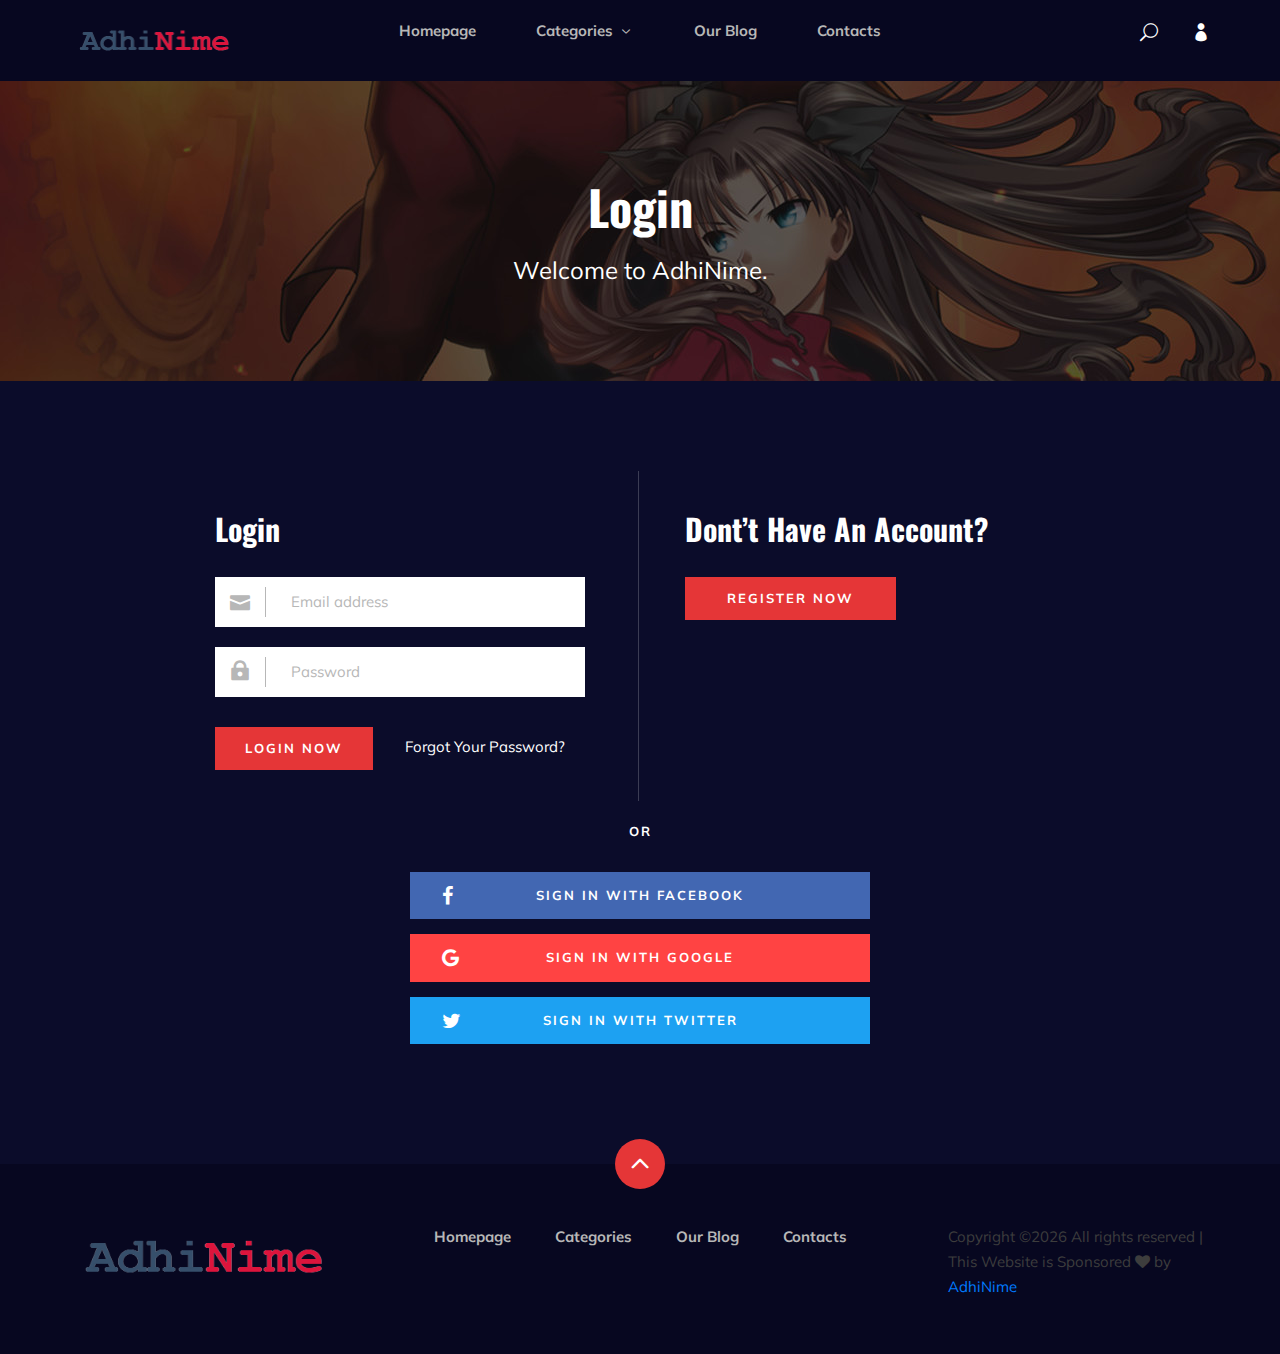
<file: login.html>
<!DOCTYPE html>
<html lang="zxx">

<head>
    <meta charset="UTF-8">
    <meta name="description" content="Anime Web">
    <meta name="keywords" content="Anime, unica, creative, html">
    <meta name="viewport" content="width=device-width, initial-scale=1.0">
    <meta http-equiv="X-UA-Compatible" content="ie=edge">
    <title>Login</title>

    <!-- Google Font -->
    <link href="https://fonts.googleapis.com/css2?family=Oswald:wght@300;400;500;600;700&display=swap" rel="stylesheet">
    <link href="https://fonts.googleapis.com/css2?family=Mulish:wght@300;400;500;600;700;800;900&display=swap"
    rel="stylesheet">

    <!-- Css Styles -->
    <link rel="stylesheet" href="css/system.min.css" type="text/css">
    <link rel="stylesheet" href="css/font-awesome.min.css" type="text/css">
    <link rel="stylesheet" href="css/elegant-icons.css" type="text/css">
    <link rel="stylesheet" href="css/plyr.css" type="text/css">
    <link rel="stylesheet" href="css/nice-select.css" type="text/css">
    <link rel="stylesheet" href="css/owl.carousel.min.css" type="text/css">
    <link rel="stylesheet" href="css/slicknav.min.css" type="text/css">
    <link rel="stylesheet" href="css/style.css" type="text/css">
</head>

<body>
    <!-- Page Preloder -->
    <div id="preloder">
        <div class="loader"></div>
    </div>

    <!-- Header Section Begin -->
    <header class="header">
        <div class="container">
            <div class="row">
                <div class="col-lg-2">
                    <div class="header__logo">
                        <a href="./index.html">
                            <img src="img/adhinime.png" alt="">
                        </a>
                    </div>
                </div>
                <div class="col-lg-8">
                    <div class="header__nav">
                        <nav class="header__menu mobile-menu">
                            <ul>
                                <li><a href="./index.html">Homepage</a></li>
                                <li><a href="./categories.html">Categories <span class="arrow_carrot-down"></span></a>
                                    <ul class="dropdown">
                                        <li><a href="./categories.html">Categories</a></li>
                                        <li><a href="./anime-details.html">Anime Details</a></li>
                                        <li><a href="./anime-watching.html">Anime Watching</a></li>
                                        <li><a href="./blog-details.html">Blog Details</a></li>
                                        <li><a href="./signup.html">Sign Up</a></li>
                                        <li><a href="./login.html">Login</a></li>
                                    </ul>
                                </li>
                                <li><a href="./blog.html">Our Blog</a></li>
                                <li><a href="#">Contacts</a></li>
                            </ul>
                        </nav>
                    </div>
                </div>
                <div class="col-lg-2">
                    <div class="header__right">
                        <a href="#" class="search-switch"><span class="icon_search"></span></a>
                        <a href="./login.html"><span class="icon_profile"></span></a>
                    </div>
                </div>
            </div>
            <div id="mobile-menu-wrap"></div>
        </div>
    </header>
    <!-- Header End -->

    <!-- Normal Breadcrumb Begin -->
    <section class="normal-breadcrumb set-bg" data-setbg="img/normal-breadcrumb.jpg">
        <div class="container">
            <div class="row">
                <div class="col-lg-12 text-center">
                    <div class="normal__breadcrumb__text">
                        <h2>Login</h2>
                        <p>Welcome to AdhiNime.</p>
                    </div>
                </div>
            </div>
        </div>
    </section>
    <!-- Normal Breadcrumb End -->

    <!-- Login Section Begin -->
    <section class="login spad">
        <div class="container">
            <div class="row">
                <div class="col-lg-6">
                    <div class="login__form">
                        <h3>Login</h3>
                        <form action="index.html">
                            <div class="input__item">
                                <input type="text" placeholder="Email address">
                                <span class="icon_mail"></span>
                            </div>
                            <div class="input__item">
                                <input type="text" placeholder="Password">
                                <span class="icon_lock"></span>
                            </div>
                            <button type="submit" class="site-btn">Login Now</button>
                        </form>
                        <a href="#" class="forget_pass">Forgot Your Password?</a>
                    </div>
                </div>
                <div class="col-lg-6">
                    <div class="login__register">
                        <h3>Dont’t Have An Account?</h3>
                        <a href="signup.html" class="primary-btn">Register Now</a>
                    </div>
                </div>
            </div>
            <div class="login__social">
                <div class="row d-flex justify-content-center">
                    <div class="col-lg-6">
                        <div class="login__social__links">
                            <span>or</span>
                            <ul>
                                <li><a href="https://www.facebook.com/" class="facebook"><i class="fa fa-facebook"></i> Sign in With
                                Facebook</a></li>
                                <li><a href="https://www.google.com/" class="google"><i class="fa fa-google"></i> Sign in With Google</a></li>
                                <li><a href="https://twitter.com/i/flow/login" class="twitter"><i class="fa fa-twitter"></i> Sign in With Twitter</a>
                                </li>
                            </ul>
                        </div>
                    </div>
                </div>
            </div>
        </div>
    </section>
    <!-- Login Section End -->

    <!-- Footer Section Begin -->
    <footer class="footer">
        <div class="page-up">
            <a href="#" id="scrollToTopButton"><span class="arrow_carrot-up"></span></a>
        </div>
        <div class="container">
            <div class="row">
                <div class="col-lg-3">
                    <div class="footer__logo">
                        <a href="./index.html"><img src="img/adhinime.png" alt=""></a>
                    </div>
                </div>
                <div class="col-lg-6">
                    <div class="footer__nav">
                        <ul>
                            <li class="active"><a href="./index.html">Homepage</a></li>
                            <li><a href="./categories.html">Categories</a></li>
                            <li><a href="./blog.html">Our Blog</a></li>
                            <li><a href="#">Contacts</a></li>
                        </ul>
                    </div>
                </div>
                <div class="col-lg-3">
                    <p>
                        Copyright &copy;<script>document.write(new Date().getFullYear());</script> All rights reserved | This Website is Sponsored <i class="fa fa-heart" aria-hidden="true"></i> by <a href="dashboard.html" target="_blank">AdhiNime</a>
                      </p>

                  </div>
              </div>
          </div>
      </footer>
      <!-- Footer Section End -->

      <!-- Search model Begin -->
      <div class="search-model">
        <div class="h-100 d-flex align-items-center justify-content-center">
            <div class="search-close-switch"><i class="icon_close"></i></div>
            <form class="search-model-form">
                <input type="text" id="search-input" placeholder="Search here.....">
            </form>
        </div>
    </div>
    <!-- Search model end -->

    <!-- Js Plugins -->
    <script src="js/jquery-3.3.1.min.js"></script>
    <script src="js/system.min.js"></script>
    <script src="js/player.js"></script>
    <script src="js/jquery.nice-select.min.js"></script>
    <script src="js/mixitup.min.js"></script>
    <script src="js/jquery.slicknav.js"></script>
    <script src="js/owl.carousel.min.js"></script>
    <script src="js/main.js"></script>


</body>

</html>
</file>
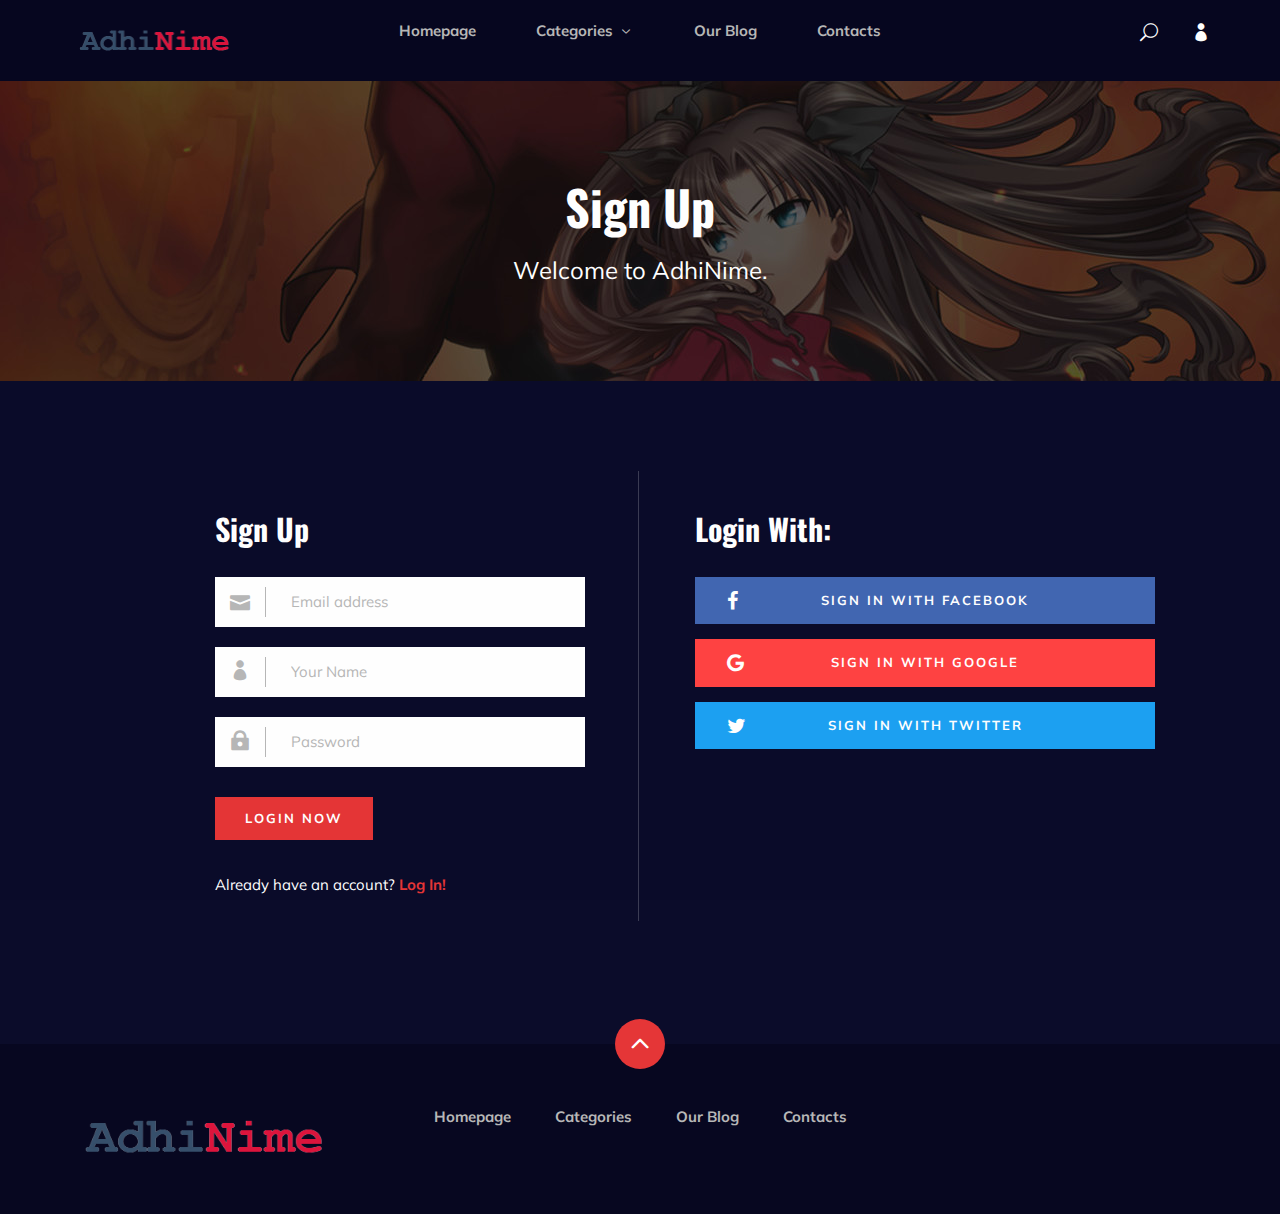
<file: signup.html>
<!DOCTYPE html>
<html lang="zxx">

<head>
    <meta charset="UTF-8">
    <meta name="description" content="Anime Web">
    <meta name="keywords" content="Anime, unica, creative, html">
    <meta name="viewport" content="width=device-width, initial-scale=1.0">
    <meta http-equiv="X-UA-Compatible" content="ie=edge">
    <title>SignUp</title>

    <!-- Google Font -->
    <link href="https://fonts.googleapis.com/css2?family=Oswald:wght@300;400;500;600;700&display=swap" rel="stylesheet">
    <link href="https://fonts.googleapis.com/css2?family=Mulish:wght@300;400;500;600;700;800;900&display=swap"
    rel="stylesheet">

    <!-- Css Styles -->
    <link rel="stylesheet" href="css/system.min.css" type="text/css">
    <link rel="stylesheet" href="css/font-awesome.min.css" type="text/css">
    <link rel="stylesheet" href="css/elegant-icons.css" type="text/css">
    <link rel="stylesheet" href="css/plyr.css" type="text/css">
    <link rel="stylesheet" href="css/nice-select.css" type="text/css">
    <link rel="stylesheet" href="css/owl.carousel.min.css" type="text/css">
    <link rel="stylesheet" href="css/slicknav.min.css" type="text/css">
    <link rel="stylesheet" href="css/style.css" type="text/css">
</head>

<body>
    <!-- Page Preloder -->
    <div id="preloder">
        <div class="loader"></div>
    </div>

    <!-- Header Section Begin -->
    <header class="header">
        <div class="container">
            <div class="row">
                <div class="col-lg-2">
                    <div class="header__logo">
                        <a href="./index.html">
                            <img src="img/adhinime.png" alt="">
                        </a>
                    </div>
                </div>
                <div class="col-lg-8">
                    <div class="header__nav">
                        <nav class="header__menu mobile-menu">
                            <ul>
                                <li><a href="./index.html">Homepage</a></li>
                                <li><a href="./categories.html">Categories <span class="arrow_carrot-down"></span></a>
                                    <ul class="dropdown">
                                        <li><a href="./categories.html">Categories</a></li>
                                        <li><a href="./anime-details.html">Anime Details</a></li>
                                        <li><a href="./anime-watching.html">Anime Watching</a></li>
                                        <li><a href="./blog-details.html">Blog Details</a></li>
                                        <li><a href="./signup.html">Sign Up</a></li>
                                        <li><a href="./login.html">Login</a></li>
                                    </ul>
                                </li>
                                <li><a href="./blog.html">Our Blog</a></li>
                                <li><a href="#">Contacts</a></li>
                            </ul>
                        </nav>
                    </div>
                </div>
                <div class="col-lg-2">
                    <div class="header__right">
                        <a href="#" class="search-switch"><span class="icon_search"></span></a>
                        <a href="./login.html"><span class="icon_profile"></span></a>
                    </div>
                </div>
            </div>
            <div id="mobile-menu-wrap"></div>
        </div>
    </header>
    <!-- Header End -->

    <!-- Normal Breadcrumb Begin -->
    <section class="normal-breadcrumb set-bg" data-setbg="img/normal-breadcrumb.jpg">
        <div class="container">
            <div class="row">
                <div class="col-lg-12 text-center">
                    <div class="normal__breadcrumb__text">
                        <h2>Sign Up</h2>
                        <p>Welcome to AdhiNime.</p>
                    </div>
                </div>
            </div>
        </div>
    </section>
    <!-- Normal Breadcrumb End -->

    <!-- Signup Section Begin -->
    <section class="signup spad">
        <div class="container">
            <div class="row">
                <div class="col-lg-6">
                    <div class="login__form">
                        <h3>Sign Up</h3>
                        <form action="#">
                            <div class="input__item">
                                <input type="text" placeholder="Email address">
                                <span class="icon_mail"></span>
                            </div>
                            <div class="input__item">
                                <input type="text" placeholder="Your Name">
                                <span class="icon_profile"></span>
                            </div>
                            <div class="input__item">
                                <input type="text" placeholder="Password">
                                <span class="icon_lock"></span>
                            </div>
                            <button type="submit" class="site-btn">Login Now</button>
                        </form>
                        <h5>Already have an account? <a href="login.html">Log In!</a></h5>
                    </div>
                </div>
                <div class="col-lg-6">
                    <div class="login__social__links">
                        <h3>Login With:</h3>
                        <ul>
                            <li><a href="https://www.facebook.com/" class="facebook"><i class="fa fa-facebook"></i> Sign in With Facebook</a>
                            </li>
                            <li><a href="https://www.google.com/" class="google"><i class="fa fa-google"></i> Sign in With Google</a></li>
                            <li><a href="https://twitter.com/i/flow/login" class="twitter"><i class="fa fa-twitter"></i> Sign in With Twitter</a></li>
                        </ul>
                    </div>
                </div>
            </div>
        </div>
    </section>
    <!-- Signup Section End -->

    <!-- Footer Section Begin -->
    <footer class="footer">
        <div class="page-up">
            <a href="#" id="scrollToTopButton"><span class="arrow_carrot-up"></span></a>
        </div>
        <div class="container">
            <div class="row">
                <div class="col-lg-3">
                    <div class="footer__logo">
                        <a href="./index.html"><img src="img/adhinime.png" alt=""></a>
                    </div>
                </div>
                <div class="col-lg-6">
                    <div class="footer__nav">
                        <ul>
                            <li class="active"><a href="./index.html">Homepage</a></li>
                            <li><a href="./categories.html">Categories</a></li>
                            <li><a href="./blog.html">Our Blog</a></li>
                            <li><a href="#">Contacts</a></li>
                        </ul>
                    </div>
                </div>
                

                  </div>
              </div>
          </div>
      </footer>
      <!-- Footer Section End -->

      <!-- Search model Begin -->
      <div class="search-model">
        <div class="h-100 d-flex align-items-center justify-content-center">
            <div class="search-close-switch"><i class="icon_close"></i></div>
            <form class="search-model-form">
                <input type="text" id="search-input" placeholder="Search here.....">
            </form>
        </div>
    </div>
    <!-- Search model end -->

    <!-- Js Plugins -->
    <script src="js/jquery-3.3.1.min.js"></script>
    <script src="js/system.min.js"></script>
    <script src="js/player.js"></script>
    <script src="js/jquery.nice-select.min.js"></script>
    <script src="js/mixitup.min.js"></script>
    <script src="js/jquery.slicknav.js"></script>
    <script src="js/owl.carousel.min.js"></script>
    <script src="js/main.js"></script>

</body>

</html>
</file>
<file: css/elegant-icons.css>
@font-face {
	font-family: 'ElegantIcons';
	src:url('../fonts/ElegantIcons.eot');
	src:url('../fonts/ElegantIcons.eot?#iefix') format('embedded-opentype'),
		url('../fonts/ElegantIcons.woff') format('woff'),
		url('../fonts/ElegantIcons.ttf') format('truetype'),
		url('../fonts/ElegantIcons.svg#ElegantIcons') format('svg');
	font-weight: normal;
	font-style: normal;
}


[data-icon]:before {
	font-family: 'ElegantIcons';
	content: attr(data-icon);
	speak: none;
	font-weight: normal;
	font-variant: normal;
	text-transform: none;
	line-height: 1;
	-webkit-font-smoothing: antialiased;
	-moz-osx-font-smoothing: grayscale;
}

.arrow_up, .arrow_down, .arrow_left, .arrow_right, .arrow_left-up, .arrow_right-up, .arrow_right-down, .arrow_left-down, .arrow-up-down, .arrow_up-down_alt, .arrow_left-right_alt, .arrow_left-right, .arrow_expand_alt2, .arrow_expand_alt, .arrow_condense, .arrow_expand, .arrow_move, .arrow_carrot-up, .arrow_carrot-down, .arrow_carrot-left, .arrow_carrot-right, .arrow_carrot-2up, .arrow_carrot-2down, .arrow_carrot-2left, .arrow_carrot-2right, .arrow_carrot-up_alt2, .arrow_carrot-down_alt2, .arrow_carrot-left_alt2, .arrow_carrot-right_alt2, .arrow_carrot-2up_alt2, .arrow_carrot-2down_alt2, .arrow_carrot-2left_alt2, .arrow_carrot-2right_alt2, .arrow_triangle-up, .arrow_triangle-down, .arrow_triangle-left, .arrow_triangle-right, .arrow_triangle-up_alt2, .arrow_triangle-down_alt2, .arrow_triangle-left_alt2, .arrow_triangle-right_alt2, .arrow_back, .icon_minus-06, .icon_plus, .icon_close, .icon_check, .icon_minus_alt2, .icon_plus_alt2, .icon_close_alt2, .icon_check_alt2, .icon_zoom-out_alt, .icon_zoom-in_alt, .icon_search, .icon_box-empty, .icon_box-selected, .icon_minus-box, .icon_plus-box, .icon_box-checked, .icon_circle-empty, .icon_circle-slelected, .icon_stop_alt2, .icon_stop, .icon_pause_alt2, .icon_pause, .icon_menu, .icon_menu-square_alt2, .icon_menu-circle_alt2, .icon_ul, .icon_ol, .icon_adjust-horiz, .icon_adjust-vert, .icon_document_alt, .icon_documents_alt, .icon_pencil, .icon_pencil-edit_alt, .icon_pencil-edit, .icon_folder-alt, .icon_folder-open_alt, .icon_folder-add_alt, .icon_info_alt, .icon_error-oct_alt, .icon_error-circle_alt, .icon_error-triangle_alt, .icon_question_alt2, .icon_question, .icon_comment_alt, .icon_chat_alt, .icon_vol-mute_alt, .icon_volume-low_alt, .icon_volume-high_alt, .icon_quotations, .icon_quotations_alt2, .icon_clock_alt, .icon_lock_alt, .icon_lock-open_alt, .icon_key_alt, .icon_cloud_alt, .icon_cloud-upload_alt, .icon_cloud-download_alt, .icon_image, .icon_images, .icon_lightbulb_alt, .icon_gift_alt, .icon_house_alt, .icon_genius, .icon_mobile, .icon_tablet, .icon_laptop, .icon_desktop, .icon_camera_alt, .icon_mail_alt, .icon_cone_alt, .icon_ribbon_alt, .icon_bag_alt, .icon_creditcard, .icon_cart_alt, .icon_paperclip, .icon_tag_alt, .icon_tags_alt, .icon_trash_alt, .icon_cursor_alt, .icon_mic_alt, .icon_compass_alt, .icon_pin_alt, .icon_pushpin_alt, .icon_map_alt, .icon_drawer_alt, .icon_toolbox_alt, .icon_book_alt, .icon_calendar, .icon_film, .icon_table, .icon_contacts_alt, .icon_headphones, .icon_lifesaver, .icon_piechart, .icon_refresh, .icon_link_alt, .icon_link, .icon_loading, .icon_blocked, .icon_archive_alt, .icon_heart_alt, .icon_star_alt, .icon_star-half_alt, .icon_star, .icon_star-half, .icon_tools, .icon_tool, .icon_cog, .icon_cogs, .arrow_up_alt, .arrow_down_alt, .arrow_left_alt, .arrow_right_alt, .arrow_left-up_alt, .arrow_right-up_alt, .arrow_right-down_alt, .arrow_left-down_alt, .arrow_condense_alt, .arrow_expand_alt3, .arrow_carrot_up_alt, .arrow_carrot-down_alt, .arrow_carrot-left_alt, .arrow_carrot-right_alt, .arrow_carrot-2up_alt, .arrow_carrot-2dwnn_alt, .arrow_carrot-2left_alt, .arrow_carrot-2right_alt, .arrow_triangle-up_alt, .arrow_triangle-down_alt, .arrow_triangle-left_alt, .arrow_triangle-right_alt, .icon_minus_alt, .icon_plus_alt, .icon_close_alt, .icon_check_alt, .icon_zoom-out, .icon_zoom-in, .icon_stop_alt, .icon_menu-square_alt, .icon_menu-circle_alt, .icon_document, .icon_documents, .icon_pencil_alt, .icon_folder, .icon_folder-open, .icon_folder-add, .icon_folder_upload, .icon_folder_download, .icon_info, .icon_error-circle, .icon_error-oct, .icon_error-triangle, .icon_question_alt, .icon_comment, .icon_chat, .icon_vol-mute, .icon_volume-low, .icon_volume-high, .icon_quotations_alt, .icon_clock, .icon_lock, .icon_lock-open, .icon_key, .icon_cloud, .icon_cloud-upload, .icon_cloud-download, .icon_lightbulb, .icon_gift, .icon_house, .icon_camera, .icon_mail, .icon_cone, .icon_ribbon, .icon_bag, .icon_cart, .icon_tag, .icon_tags, .icon_trash, .icon_cursor, .icon_mic, .icon_compass, .icon_pin, .icon_pushpin, .icon_map, .icon_drawer, .icon_toolbox, .icon_book, .icon_contacts, .icon_archive, .icon_heart, .icon_profile, .icon_group, .icon_grid-2x2, .icon_grid-3x3, .icon_music, .icon_pause_alt, .icon_phone, .icon_upload, .icon_download, .social_facebook, .social_twitter, .social_pinterest, .social_googleplus, .social_tumblr, .social_tumbleupon, .social_wordpress, .social_instagram, .social_dribbble, .social_vimeo, .social_linkedin, .social_rss, .social_deviantart, .social_share, .social_myspace, .social_skype, .social_youtube, .social_picassa, .social_googledrive, .social_flickr, .social_blogger, .social_spotify, .social_delicious, .social_facebook_circle, .social_twitter_circle, .social_pinterest_circle, .social_googleplus_circle, .social_tumblr_circle, .social_stumbleupon_circle, .social_wordpress_circle, .social_instagram_circle, .social_dribbble_circle, .social_vimeo_circle, .social_linkedin_circle, .social_rss_circle, .social_deviantart_circle, .social_share_circle, .social_myspace_circle, .social_skype_circle, .social_youtube_circle, .social_picassa_circle, .social_googledrive_alt2, .social_flickr_circle, .social_blogger_circle, .social_spotify_circle, .social_delicious_circle, .social_facebook_square, .social_twitter_square, .social_pinterest_square, .social_googleplus_square, .social_tumblr_square, .social_stumbleupon_square, .social_wordpress_square, .social_instagram_square, .social_dribbble_square, .social_vimeo_square, .social_linkedin_square, .social_rss_square, .social_deviantart_square, .social_share_square, .social_myspace_square, .social_skype_square, .social_youtube_square, .social_picassa_square, .social_googledrive_square, .social_flickr_square, .social_blogger_square, .social_spotify_square, .social_delicious_square, .icon_printer, .icon_calulator, .icon_building, .icon_floppy, .icon_drive, .icon_search-2, .icon_id, .icon_id-2, .icon_puzzle, .icon_like, .icon_dislike, .icon_mug, .icon_currency, .icon_wallet, .icon_pens, .icon_easel, .icon_flowchart, .icon_datareport, .icon_briefcase, .icon_shield, .icon_percent, .icon_globe, .icon_globe-2, .icon_target, .icon_hourglass, .icon_balance, .icon_rook, .icon_printer-alt, .icon_calculator_alt, .icon_building_alt, .icon_floppy_alt, .icon_drive_alt, .icon_search_alt, .icon_id_alt, .icon_id-2_alt, .icon_puzzle_alt, .icon_like_alt, .icon_dislike_alt, .icon_mug_alt, .icon_currency_alt, .icon_wallet_alt, .icon_pens_alt, .icon_easel_alt, .icon_flowchart_alt, .icon_datareport_alt, .icon_briefcase_alt, .icon_shield_alt, .icon_percent_alt, .icon_globe_alt, .icon_clipboard {
	font-family: 'ElegantIcons';
	speak: none;
	font-style: normal;
	font-weight: normal;
	font-variant: normal;
	text-transform: none;
	line-height: 1;
	-webkit-font-smoothing: antialiased;
}
.arrow_up:before {
	content: "\21";
}
.arrow_down:before {
	content: "\22";
}
.arrow_left:before {
	content: "\23";
}
.arrow_right:before {
	content: "\24";
}
.arrow_left-up:before {
	content: "\25";
}
.arrow_right-up:before {
	content: "\26";
}
.arrow_right-down:before {
	content: "\27";
}
.arrow_left-down:before {
	content: "\28";
}
.arrow-up-down:before {
	content: "\29";
}
.arrow_up-down_alt:before {
	content: "\2a";
}
.arrow_left-right_alt:before {
	content: "\2b";
}
.arrow_left-right:before {
	content: "\2c";
}
.arrow_expand_alt2:before {
	content: "\2d";
}
.arrow_expand_alt:before {
	content: "\2e";
}
.arrow_condense:before {
	content: "\2f";
}
.arrow_expand:before {
	content: "\30";
}
.arrow_move:before {
	content: "\31";
}
.arrow_carrot-up:before {
	content: "\32";
}
.arrow_carrot-down:before {
	content: "\33";
}
.arrow_carrot-left:before {
	content: "\34";
}
.arrow_carrot-right:before {
	content: "\35";
}
.arrow_carrot-2up:before {
	content: "\36";
}
.arrow_carrot-2down:before {
	content: "\37";
}
.arrow_carrot-2left:before {
	content: "\38";
}
.arrow_carrot-2right:before {
	content: "\39";
}
.arrow_carrot-up_alt2:before {
	content: "\3a";
}
.arrow_carrot-down_alt2:before {
	content: "\3b";
}
.arrow_carrot-left_alt2:before {
	content: "\3c";
}
.arrow_carrot-right_alt2:before {
	content: "\3d";
}
.arrow_carrot-2up_alt2:before {
	content: "\3e";
}
.arrow_carrot-2down_alt2:before {
	content: "\3f";
}
.arrow_carrot-2left_alt2:before {
	content: "\40";
}
.arrow_carrot-2right_alt2:before {
	content: "\41";
}
.arrow_triangle-up:before {
	content: "\42";
}
.arrow_triangle-down:before {
	content: "\43";
}
.arrow_triangle-left:before {
	content: "\44";
}
.arrow_triangle-right:before {
	content: "\45";
}
.arrow_triangle-up_alt2:before {
	content: "\46";
}
.arrow_triangle-down_alt2:before {
	content: "\47";
}
.arrow_triangle-left_alt2:before {
	content: "\48";
}
.arrow_triangle-right_alt2:before {
	content: "\49";
}
.arrow_back:before {
	content: "\4a";
}
.icon_minus-06:before {
	content: "\4b";
}
.icon_plus:before {
	content: "\4c";
}
.icon_close:before {
	content: "\4d";
}
.icon_check:before {
	content: "\4e";
}
.icon_minus_alt2:before {
	content: "\4f";
}
.icon_plus_alt2:before {
	content: "\50";
}
.icon_close_alt2:before {
	content: "\51";
}
.icon_check_alt2:before {
	content: "\52";
}
.icon_zoom-out_alt:before {
	content: "\53";
}
.icon_zoom-in_alt:before {
	content: "\54";
}
.icon_search:before {
	content: "\55";
}
.icon_box-empty:before {
	content: "\56";
}
.icon_box-selected:before {
	content: "\57";
}
.icon_minus-box:before {
	content: "\58";
}
.icon_plus-box:before {
	content: "\59";
}
.icon_box-checked:before {
	content: "\5a";
}
.icon_circle-empty:before {
	content: "\5b";
}
.icon_circle-slelected:before {
	content: "\5c";
}
.icon_stop_alt2:before {
	content: "\5d";
}
.icon_stop:before {
	content: "\5e";
}
.icon_pause_alt2:before {
	content: "\5f";
}
.icon_pause:before {
	content: "\60";
}
.icon_menu:before {
	content: "\61";
}
.icon_menu-square_alt2:before {
	content: "\62";
}
.icon_menu-circle_alt2:before {
	content: "\63";
}
.icon_ul:before {
	content: "\64";
}
.icon_ol:before {
	content: "\65";
}
.icon_adjust-horiz:before {
	content: "\66";
}
.icon_adjust-vert:before {
	content: "\67";
}
.icon_document_alt:before {
	content: "\68";
}
.icon_documents_alt:before {
	content: "\69";
}
.icon_pencil:before {
	content: "\6a";
}
.icon_pencil-edit_alt:before {
	content: "\6b";
}
.icon_pencil-edit:before {
	content: "\6c";
}
.icon_folder-alt:before {
	content: "\6d";
}
.icon_folder-open_alt:before {
	content: "\6e";
}
.icon_folder-add_alt:before {
	content: "\6f";
}
.icon_info_alt:before {
	content: "\70";
}
.icon_error-oct_alt:before {
	content: "\71";
}
.icon_error-circle_alt:before {
	content: "\72";
}
.icon_error-triangle_alt:before {
	content: "\73";
}
.icon_question_alt2:before {
	content: "\74";
}
.icon_question:before {
	content: "\75";
}
.icon_comment_alt:before {
	content: "\76";
}
.icon_chat_alt:before {
	content: "\77";
}
.icon_vol-mute_alt:before {
	content: "\78";
}
.icon_volume-low_alt:before {
	content: "\79";
}
.icon_volume-high_alt:before {
	content: "\7a";
}
.icon_quotations:before {
	content: "\7b";
}
.icon_quotations_alt2:before {
	content: "\7c";
}
.icon_clock_alt:before {
	content: "\7d";
}
.icon_lock_alt:before {
	content: "\7e";
}
.icon_lock-open_alt:before {
	content: "\e000";
}
.icon_key_alt:before {
	content: "\e001";
}
.icon_cloud_alt:before {
	content: "\e002";
}
.icon_cloud-upload_alt:before {
	content: "\e003";
}
.icon_cloud-download_alt:before {
	content: "\e004";
}
.icon_image:before {
	content: "\e005";
}
.icon_images:before {
	content: "\e006";
}
.icon_lightbulb_alt:before {
	content: "\e007";
}
.icon_gift_alt:before {
	content: "\e008";
}
.icon_house_alt:before {
	content: "\e009";
}
.icon_genius:before {
	content: "\e00a";
}
.icon_mobile:before {
	content: "\e00b";
}
.icon_tablet:before {
	content: "\e00c";
}
.icon_laptop:before {
	content: "\e00d";
}
.icon_desktop:before {
	content: "\e00e";
}
.icon_camera_alt:before {
	content: "\e00f";
}
.icon_mail_alt:before {
	content: "\e010";
}
.icon_cone_alt:before {
	content: "\e011";
}
.icon_ribbon_alt:before {
	content: "\e012";
}
.icon_bag_alt:before {
	content: "\e013";
}
.icon_creditcard:before {
	content: "\e014";
}
.icon_cart_alt:before {
	content: "\e015";
}
.icon_paperclip:before {
	content: "\e016";
}
.icon_tag_alt:before {
	content: "\e017";
}
.icon_tags_alt:before {
	content: "\e018";
}
.icon_trash_alt:before {
	content: "\e019";
}
.icon_cursor_alt:before {
	content: "\e01a";
}
.icon_mic_alt:before {
	content: "\e01b";
}
.icon_compass_alt:before {
	content: "\e01c";
}
.icon_pin_alt:before {
	content: "\e01d";
}
.icon_pushpin_alt:before {
	content: "\e01e";
}
.icon_map_alt:before {
	content: "\e01f";
}
.icon_drawer_alt:before {
	content: "\e020";
}
.icon_toolbox_alt:before {
	content: "\e021";
}
.icon_book_alt:before {
	content: "\e022";
}
.icon_calendar:before {
	content: "\e023";
}
.icon_film:before {
	content: "\e024";
}
.icon_table:before {
	content: "\e025";
}
.icon_contacts_alt:before {
	content: "\e026";
}
.icon_headphones:before {
	content: "\e027";
}
.icon_lifesaver:before {
	content: "\e028";
}
.icon_piechart:before {
	content: "\e029";
}
.icon_refresh:before {
	content: "\e02a";
}
.icon_link_alt:before {
	content: "\e02b";
}
.icon_link:before {
	content: "\e02c";
}
.icon_loading:before {
	content: "\e02d";
}
.icon_blocked:before {
	content: "\e02e";
}
.icon_archive_alt:before {
	content: "\e02f";
}
.icon_heart_alt:before {
	content: "\e030";
}
.icon_star_alt:before {
	content: "\e031";
}
.icon_star-half_alt:before {
	content: "\e032";
}
.icon_star:before {
	content: "\e033";
}
.icon_star-half:before {
	content: "\e034";
}
.icon_tools:before {
	content: "\e035";
}
.icon_tool:before {
	content: "\e036";
}
.icon_cog:before {
	content: "\e037";
}
.icon_cogs:before {
	content: "\e038";
}
.arrow_up_alt:before {
	content: "\e039";
}
.arrow_down_alt:before {
	content: "\e03a";
}
.arrow_left_alt:before {
	content: "\e03b";
}
.arrow_right_alt:before {
	content: "\e03c";
}
.arrow_left-up_alt:before {
	content: "\e03d";
}
.arrow_right-up_alt:before {
	content: "\e03e";
}
.arrow_right-down_alt:before {
	content: "\e03f";
}
.arrow_left-down_alt:before {
	content: "\e040";
}
.arrow_condense_alt:before {
	content: "\e041";
}
.arrow_expand_alt3:before {
	content: "\e042";
}
.arrow_carrot_up_alt:before {
	content: "\e043";
}
.arrow_carrot-down_alt:before {
	content: "\e044";
}
.arrow_carrot-left_alt:before {
	content: "\e045";
}
.arrow_carrot-right_alt:before {
	content: "\e046";
}
.arrow_carrot-2up_alt:before {
	content: "\e047";
}
.arrow_carrot-2dwnn_alt:before {
	content: "\e048";
}
.arrow_carrot-2left_alt:before {
	content: "\e049";
}
.arrow_carrot-2right_alt:before {
	content: "\e04a";
}
.arrow_triangle-up_alt:before {
	content: "\e04b";
}
.arrow_triangle-down_alt:before {
	content: "\e04c";
}
.arrow_triangle-left_alt:before {
	content: "\e04d";
}
.arrow_triangle-right_alt:before {
	content: "\e04e";
}
.icon_minus_alt:before {
	content: "\e04f";
}
.icon_plus_alt:before {
	content: "\e050";
}
.icon_close_alt:before {
	content: "\e051";
}
.icon_check_alt:before {
	content: "\e052";
}
.icon_zoom-out:before {
	content: "\e053";
}
.icon_zoom-in:before {
	content: "\e054";
}
.icon_stop_alt:before {
	content: "\e055";
}
.icon_menu-square_alt:before {
	content: "\e056";
}
.icon_menu-circle_alt:before {
	content: "\e057";
}
.icon_document:before {
	content: "\e058";
}
.icon_documents:before {
	content: "\e059";
}
.icon_pencil_alt:before {
	content: "\e05a";
}
.icon_folder:before {
	content: "\e05b";
}
.icon_folder-open:before {
	content: "\e05c";
}
.icon_folder-add:before {
	content: "\e05d";
}
.icon_folder_upload:before {
	content: "\e05e";
}
.icon_folder_download:before {
	content: "\e05f";
}
.icon_info:before {
	content: "\e060";
}
.icon_error-circle:before {
	content: "\e061";
}
.icon_error-oct:before {
	content: "\e062";
}
.icon_error-triangle:before {
	content: "\e063";
}
.icon_question_alt:before {
	content: "\e064";
}
.icon_comment:before {
	content: "\e065";
}
.icon_chat:before {
	content: "\e066";
}
.icon_vol-mute:before {
	content: "\e067";
}
.icon_volume-low:before {
	content: "\e068";
}
.icon_volume-high:before {
	content: "\e069";
}
.icon_quotations_alt:before {
	content: "\e06a";
}
.icon_clock:before {
	content: "\e06b";
}
.icon_lock:before {
	content: "\e06c";
}
.icon_lock-open:before {
	content: "\e06d";
}
.icon_key:before {
	content: "\e06e";
}
.icon_cloud:before {
	content: "\e06f";
}
.icon_cloud-upload:before {
	content: "\e070";
}
.icon_cloud-download:before {
	content: "\e071";
}
.icon_lightbulb:before {
	content: "\e072";
}
.icon_gift:before {
	content: "\e073";
}
.icon_house:before {
	content: "\e074";
}
.icon_camera:before {
	content: "\e075";
}
.icon_mail:before {
	content: "\e076";
}
.icon_cone:before {
	content: "\e077";
}
.icon_ribbon:before {
	content: "\e078";
}
.icon_bag:before {
	content: "\e079";
}
.icon_cart:before {
	content: "\e07a";
}
.icon_tag:before {
	content: "\e07b";
}
.icon_tags:before {
	content: "\e07c";
}
.icon_trash:before {
	content: "\e07d";
}
.icon_cursor:before {
	content: "\e07e";
}
.icon_mic:before {
	content: "\e07f";
}
.icon_compass:before {
	content: "\e080";
}
.icon_pin:before {
	content: "\e081";
}
.icon_pushpin:before {
	content: "\e082";
}
.icon_map:before {
	content: "\e083";
}
.icon_drawer:before {
	content: "\e084";
}
.icon_toolbox:before {
	content: "\e085";
}
.icon_book:before {
	content: "\e086";
}
.icon_contacts:before {
	content: "\e087";
}
.icon_archive:before {
	content: "\e088";
}
.icon_heart:before {
	content: "\e089";
}
.icon_profile:before {
	content: "\e08a";
}
.icon_group:before {
	content: "\e08b";
}
.icon_grid-2x2:before {
	content: "\e08c";
}
.icon_grid-3x3:before {
	content: "\e08d";
}
.icon_music:before {
	content: "\e08e";
}
.icon_pause_alt:before {
	content: "\e08f";
}
.icon_phone:before {
	content: "\e090";
}
.icon_upload:before {
	content: "\e091";
}
.icon_download:before {
	content: "\e092";
}
.social_facebook:before {
	content: "\e093";
}
.social_twitter:before {
	content: "\e094";
}
.social_pinterest:before {
	content: "\e095";
}
.social_googleplus:before {
	content: "\e096";
}
.social_tumblr:before {
	content: "\e097";
}
.social_tumbleupon:before {
	content: "\e098";
}
.social_wordpress:before {
	content: "\e099";
}
.social_instagram:before {
	content: "\e09a";
}
.social_dribbble:before {
	content: "\e09b";
}
.social_vimeo:before {
	content: "\e09c";
}
.social_linkedin:before {
	content: "\e09d";
}
.social_rss:before {
	content: "\e09e";
}
.social_deviantart:before {
	content: "\e09f";
}
.social_share:before {
	content: "\e0a0";
}
.social_myspace:before {
	content: "\e0a1";
}
.social_skype:before {
	content: "\e0a2";
}
.social_youtube:before {
	content: "\e0a3";
}
.social_picassa:before {
	content: "\e0a4";
}
.social_googledrive:before {
	content: "\e0a5";
}
.social_flickr:before {
	content: "\e0a6";
}
.social_blogger:before {
	content: "\e0a7";
}
.social_spotify:before {
	content: "\e0a8";
}
.social_delicious:before {
	content: "\e0a9";
}
.social_facebook_circle:before {
	content: "\e0aa";
}
.social_twitter_circle:before {
	content: "\e0ab";
}
.social_pinterest_circle:before {
	content: "\e0ac";
}
.social_googleplus_circle:before {
	content: "\e0ad";
}
.social_tumblr_circle:before {
	content: "\e0ae";
}
.social_stumbleupon_circle:before {
	content: "\e0af";
}
.social_wordpress_circle:before {
	content: "\e0b0";
}
.social_instagram_circle:before {
	content: "\e0b1";
}
.social_dribbble_circle:before {
	content: "\e0b2";
}
.social_vimeo_circle:before {
	content: "\e0b3";
}
.social_linkedin_circle:before {
	content: "\e0b4";
}
.social_rss_circle:before {
	content: "\e0b5";
}
.social_deviantart_circle:before {
	content: "\e0b6";
}
.social_share_circle:before {
	content: "\e0b7";
}
.social_myspace_circle:before {
	content: "\e0b8";
}
.social_skype_circle:before {
	content: "\e0b9";
}
.social_youtube_circle:before {
	content: "\e0ba";
}
.social_picassa_circle:before {
	content: "\e0bb";
}
.social_googledrive_alt2:before {
	content: "\e0bc";
}
.social_flickr_circle:before {
	content: "\e0bd";
}
.social_blogger_circle:before {
	content: "\e0be";
}
.social_spotify_circle:before {
	content: "\e0bf";
}
.social_delicious_circle:before {
	content: "\e0c0";
}
.social_facebook_square:before {
	content: "\e0c1";
}
.social_twitter_square:before {
	content: "\e0c2";
}
.social_pinterest_square:before {
	content: "\e0c3";
}
.social_googleplus_square:before {
	content: "\e0c4";
}
.social_tumblr_square:before {
	content: "\e0c5";
}
.social_stumbleupon_square:before {
	content: "\e0c6";
}
.social_wordpress_square:before {
	content: "\e0c7";
}
.social_instagram_square:before {
	content: "\e0c8";
}
.social_dribbble_square:before {
	content: "\e0c9";
}
.social_vimeo_square:before {
	content: "\e0ca";
}
.social_linkedin_square:before {
	content: "\e0cb";
}
.social_rss_square:before {
	content: "\e0cc";
}
.social_deviantart_square:before {
	content: "\e0cd";
}
.social_share_square:before {
	content: "\e0ce";
}
.social_myspace_square:before {
	content: "\e0cf";
}
.social_skype_square:before {
	content: "\e0d0";
}
.social_youtube_square:before {
	content: "\e0d1";
}
.social_picassa_square:before {
	content: "\e0d2";
}
.social_googledrive_square:before {
	content: "\e0d3";
}
.social_flickr_square:before {
	content: "\e0d4";
}
.social_blogger_square:before {
	content: "\e0d5";
}
.social_spotify_square:before {
	content: "\e0d6";
}
.social_delicious_square:before {
	content: "\e0d7";
}
.icon_printer:before {
	content: "\e103";
}
.icon_calulator:before {
	content: "\e0ee";
}
.icon_building:before {
	content: "\e0ef";
}
.icon_floppy:before {
	content: "\e0e8";
}
.icon_drive:before {
	content: "\e0ea";
}
.icon_search-2:before {
	content: "\e101";
}
.icon_id:before {
	content: "\e107";
}
.icon_id-2:before {
	content: "\e108";
}
.icon_puzzle:before {
	content: "\e102";
}
.icon_like:before {
	content: "\e106";
}
.icon_dislike:before {
	content: "\e0eb";
}
.icon_mug:before {
	content: "\e105";
}
.icon_currency:before {
	content: "\e0ed";
}
.icon_wallet:before {
	content: "\e100";
}
.icon_pens:before {
	content: "\e104";
}
.icon_easel:before {
	content: "\e0e9";
}
.icon_flowchart:before {
	content: "\e109";
}
.icon_datareport:before {
	content: "\e0ec";
}
.icon_briefcase:before {
	content: "\e0fe";
}
.icon_shield:before {
	content: "\e0f6";
}
.icon_percent:before {
	content: "\e0fb";
}
.icon_globe:before {
	content: "\e0e2";
}
.icon_globe-2:before {
	content: "\e0e3";
}
.icon_target:before {
	content: "\e0f5";
}
.icon_hourglass:before {
	content: "\e0e1";
}
.icon_balance:before {
	content: "\e0ff";
}
.icon_rook:before {
	content: "\e0f8";
}
.icon_printer-alt:before {
	content: "\e0fa";
}
.icon_calculator_alt:before {
	content: "\e0e7";
}
.icon_building_alt:before {
	content: "\e0fd";
}
.icon_floppy_alt:before {
	content: "\e0e4";
}
.icon_drive_alt:before {
	content: "\e0e5";
}
.icon_search_alt:before {
	content: "\e0f7";
}
.icon_id_alt:before {
	content: "\e0e0";
}
.icon_id-2_alt:before {
	content: "\e0fc";
}
.icon_puzzle_alt:before {
	content: "\e0f9";
}
.icon_like_alt:before {
	content: "\e0dd";
}
.icon_dislike_alt:before {
	content: "\e0f1";
}
.icon_mug_alt:before {
	content: "\e0dc";
}
.icon_currency_alt:before {
	content: "\e0f3";
}
.icon_wallet_alt:before {
	content: "\e0d8";
}
.icon_pens_alt:before {
	content: "\e0db";
}
.icon_easel_alt:before {
	content: "\e0f0";
}
.icon_flowchart_alt:before {
	content: "\e0df";
}
.icon_datareport_alt:before {
	content: "\e0f2";
}
.icon_briefcase_alt:before {
	content: "\e0f4";
}
.icon_shield_alt:before {
	content: "\e0d9";
}
.icon_percent_alt:before {
	content: "\e0da";
}
.icon_globe_alt:before {
	content: "\e0de";
}
.icon_clipboard:before {
	content: "\e0e6";
}


	.glyph {
		float: left;
		text-align: center;
		padding: .75em;
		margin: .4em 1.5em .75em 0;
		width: 6em;
text-shadow: none;
	}
        .glyph_big {
        font-size: 128px;
        color: #59c5dc;
        float: left;
        margin-right: 20px;
        }

        .glyph div { padding-bottom: 10px;}

	.glyph input {
		font-family: consolas, monospace;
		font-size: 12px;
		width: 100%;
		text-align: center;
		border: 0;
		box-shadow: 0 0 0 1px #ccc;
		padding: .2em;
                -moz-border-radius: 5px;
                -webkit-border-radius: 5px;
	}
	.centered {
		margin-left: auto;
		margin-right: auto;
	}
	.glyph .fs1 {
		font-size: 2em;
	}
</file>
<file: css/plyr.css>
@keyframes plyr-progress{to{background-position:25px 0;background-position:var(--plyr-progress-loading-size,25px) 0}}@keyframes plyr-popup{0%{opacity:.5;transform:translateY(10px)}to{opacity:1;transform:translateY(0)}}@keyframes plyr-fade-in{from{opacity:0}to{opacity:1}}.plyr{-moz-osx-font-smoothing:grayscale;-webkit-font-smoothing:antialiased;align-items:center;direction:ltr;display:flex;flex-direction:column;font-family:inherit;font-family:var(--plyr-font-family,inherit);font-variant-numeric:tabular-nums;font-weight:400;font-weight:var(--plyr-font-weight-regular,400);height:100%;line-height:1.7;line-height:var(--plyr-line-height,1.7);max-width:100%;min-width:200px;position:relative;text-shadow:none;transition:box-shadow .3s ease;z-index:0}.plyr audio,.plyr iframe,.plyr video{display:block;height:100%;width:100%}.plyr button{font:inherit;line-height:inherit;width:auto}.plyr:focus{outline:0}.plyr--full-ui{box-sizing:border-box}.plyr--full-ui *,.plyr--full-ui ::after,.plyr--full-ui ::before{box-sizing:inherit}.plyr--full-ui a,.plyr--full-ui button,.plyr--full-ui input,.plyr--full-ui label{touch-action:manipulation}.plyr__badge{background:#4a5464;background:var(--plyr-badge-background,#4a5464);border-radius:2px;border-radius:var(--plyr-badge-border-radius,2px);color:#fff;color:var(--plyr-badge-text-color,#fff);font-size:9px;font-size:var(--plyr-font-size-badge,9px);line-height:1;padding:3px 4px}.plyr--full-ui ::-webkit-media-text-track-container{display:none}.plyr__captions{animation:plyr-fade-in .3s ease;bottom:0;display:none;font-size:13px;font-size:var(--plyr-font-size-small,13px);left:0;padding:10px;padding:var(--plyr-control-spacing,10px);position:absolute;text-align:center;transition:transform .4s ease-in-out;width:100%}.plyr__captions span:empty{display:none}@media (min-width:480px){.plyr__captions{font-size:15px;font-size:var(--plyr-font-size-base,15px);padding:calc(10px * 2);padding:calc(var(--plyr-control-spacing,10px) * 2)}}@media (min-width:768px){.plyr__captions{font-size:18px;font-size:var(--plyr-font-size-large,18px)}}.plyr--captions-active .plyr__captions{display:block}.plyr:not(.plyr--hide-controls) .plyr__controls:not(:empty)~.plyr__captions{transform:translateY(calc(10px * -4));transform:translateY(calc(var(--plyr-control-spacing,10px) * -4))}.plyr__caption{background:rgba(0,0,0,.8);background:var(--plyr-captions-background,rgba(0,0,0,.8));border-radius:2px;-webkit-box-decoration-break:clone;box-decoration-break:clone;color:#fff;color:var(--plyr-captions-text-color,#fff);line-height:185%;padding:.2em .5em;white-space:pre-wrap}.plyr__caption div{display:inline}.plyr__control{background:0 0;border:0;border-radius:3px;border-radius:var(--plyr-control-radius,3px);color:inherit;cursor:pointer;flex-shrink:0;overflow:visible;padding:calc(10px * .7);padding:calc(var(--plyr-control-spacing,10px) * .7);position:relative;transition:all .3s ease}.plyr__control svg{display:block;fill:currentColor;height:18px;height:var(--plyr-control-icon-size,18px);pointer-events:none;width:18px;width:var(--plyr-control-icon-size,18px)}.plyr__control:focus{outline:0}.plyr__control.plyr__tab-focus{outline-color:#00b3ff;outline-color:var(--plyr-tab-focus-color,var(--plyr-color-main,var(--plyr-color-main,#00b3ff)));outline-offset:2px;outline-style:dotted;outline-width:3px}a.plyr__control{text-decoration:none}a.plyr__control::after,a.plyr__control::before{display:none}.plyr__control.plyr__control--pressed .icon--not-pressed,.plyr__control.plyr__control--pressed .label--not-pressed,.plyr__control:not(.plyr__control--pressed) .icon--pressed,.plyr__control:not(.plyr__control--pressed) .label--pressed{display:none}.plyr--full-ui ::-webkit-media-controls{display:none}.plyr__controls{align-items:center;display:flex;justify-content:flex-end;text-align:center}.plyr__controls .plyr__progress__container{flex:1;min-width:0}.plyr__controls .plyr__controls__item{margin-left:calc(10px / 4);margin-left:calc(var(--plyr-control-spacing,10px)/ 4)}.plyr__controls .plyr__controls__item:first-child{margin-left:0;margin-right:auto}.plyr__controls .plyr__controls__item.plyr__progress__container{padding-left:calc(10px / 4);padding-left:calc(var(--plyr-control-spacing,10px)/ 4)}.plyr__controls .plyr__controls__item.plyr__time{padding:0 calc(10px / 2);padding:0 calc(var(--plyr-control-spacing,10px)/ 2)}.plyr__controls .plyr__controls__item.plyr__progress__container:first-child,.plyr__controls .plyr__controls__item.plyr__time+.plyr__time,.plyr__controls .plyr__controls__item.plyr__time:first-child{padding-left:0}.plyr__controls:empty{display:none}.plyr [data-plyr=airplay],.plyr [data-plyr=captions],.plyr [data-plyr=fullscreen],.plyr [data-plyr=pip]{display:none}.plyr--airplay-supported [data-plyr=airplay],.plyr--captions-enabled [data-plyr=captions],.plyr--fullscreen-enabled [data-plyr=fullscreen],.plyr--pip-supported [data-plyr=pip]{display:inline-block}.plyr__menu{display:flex;position:relative}.plyr__menu .plyr__control svg{transition:transform .3s ease}.plyr__menu .plyr__control[aria-expanded=true] svg{transform:rotate(90deg)}.plyr__menu .plyr__control[aria-expanded=true] .plyr__tooltip{display:none}.plyr__menu__container{animation:plyr-popup .2s ease;background:rgba(255,255,255,.9);background:var(--plyr-menu-background,rgba(255,255,255,.9));border-radius:4px;bottom:100%;box-shadow:0 1px 2px rgba(0,0,0,.15);box-shadow:var(--plyr-menu-shadow,0 1px 2px rgba(0,0,0,.15));color:#4a5464;color:var(--plyr-menu-color,#4a5464);font-size:15px;font-size:var(--plyr-font-size-base,15px);margin-bottom:10px;position:absolute;right:-3px;text-align:left;white-space:nowrap;z-index:3}.plyr__menu__container>div{overflow:hidden;transition:height .35s cubic-bezier(.4,0,.2,1),width .35s cubic-bezier(.4,0,.2,1)}.plyr__menu__container::after{border:4px solid transparent;border:var(--plyr-menu-arrow-size,4px) solid transparent;border-top-color:rgba(255,255,255,.9);border-top-color:var(--plyr-menu-background,rgba(255,255,255,.9));content:'';height:0;position:absolute;right:calc(((18px / 2) + calc(10px * .7)) - (4px / 2));right:calc(((var(--plyr-control-icon-size,18px)/ 2) + calc(var(--plyr-control-spacing,10px) * .7)) - (var(--plyr-menu-arrow-size,4px)/ 2));top:100%;width:0}.plyr__menu__container [role=menu]{padding:calc(10px * .7);padding:calc(var(--plyr-control-spacing,10px) * .7)}.plyr__menu__container [role=menuitem],.plyr__menu__container [role=menuitemradio]{margin-top:2px}.plyr__menu__container [role=menuitem]:first-child,.plyr__menu__container [role=menuitemradio]:first-child{margin-top:0}.plyr__menu__container .plyr__control{align-items:center;color:#4a5464;color:var(--plyr-menu-color,#4a5464);display:flex;font-size:13px;font-size:var(--plyr-font-size-menu,var(--plyr-font-size-small,13px));padding-bottom:calc(calc(10px * .7)/ 1.5);padding-bottom:calc(calc(var(--plyr-control-spacing,10px) * .7)/ 1.5);padding-left:calc(calc(10px * .7) * 1.5);padding-left:calc(calc(var(--plyr-control-spacing,10px) * .7) * 1.5);padding-right:calc(calc(10px * .7) * 1.5);padding-right:calc(calc(var(--plyr-control-spacing,10px) * .7) * 1.5);padding-top:calc(calc(10px * .7)/ 1.5);padding-top:calc(calc(var(--plyr-control-spacing,10px) * .7)/ 1.5);-webkit-user-select:none;-ms-user-select:none;user-select:none;width:100%}.plyr__menu__container .plyr__control>span{align-items:inherit;display:flex;width:100%}.plyr__menu__container .plyr__control::after{border:4px solid transparent;border:var(--plyr-menu-item-arrow-size,4px) solid transparent;content:'';position:absolute;top:50%;transform:translateY(-50%)}.plyr__menu__container .plyr__control--forward{padding-right:calc(calc(10px * .7) * 4);padding-right:calc(calc(var(--plyr-control-spacing,10px) * .7) * 4)}.plyr__menu__container .plyr__control--forward::after{border-left-color:#728197;border-left-color:var(--plyr-menu-arrow-color,#728197);right:calc((calc(10px * .7) * 1.5) - 4px);right:calc((calc(var(--plyr-control-spacing,10px) * .7) * 1.5) - var(--plyr-menu-item-arrow-size,4px))}.plyr__menu__container .plyr__control--forward.plyr__tab-focus::after,.plyr__menu__container .plyr__control--forward:hover::after{border-left-color:currentColor}.plyr__menu__container .plyr__control--back{font-weight:400;font-weight:var(--plyr-font-weight-regular,400);margin:calc(10px * .7);margin:calc(var(--plyr-control-spacing,10px) * .7);margin-bottom:calc(calc(10px * .7)/ 2);margin-bottom:calc(calc(var(--plyr-control-spacing,10px) * .7)/ 2);padding-left:calc(calc(10px * .7) * 4);padding-left:calc(calc(var(--plyr-control-spacing,10px) * .7) * 4);position:relative;width:calc(100% - (calc(10px * .7) * 2));width:calc(100% - (calc(var(--plyr-control-spacing,10px) * .7) * 2))}.plyr__menu__container .plyr__control--back::after{border-right-color:#728197;border-right-color:var(--plyr-menu-arrow-color,#728197);left:calc((calc(10px * .7) * 1.5) - 4px);left:calc((calc(var(--plyr-control-spacing,10px) * .7) * 1.5) - var(--plyr-menu-item-arrow-size,4px))}.plyr__menu__container .plyr__control--back::before{background:#dcdfe5;background:var(--plyr-menu-back-border-color,#dcdfe5);box-shadow:0 1px 0 #fff;box-shadow:0 1px 0 var(--plyr-menu-back-border-shadow-color,#fff);content:'';height:1px;left:0;margin-top:calc(calc(10px * .7)/ 2);margin-top:calc(calc(var(--plyr-control-spacing,10px) * .7)/ 2);overflow:hidden;position:absolute;right:0;top:100%}.plyr__menu__container .plyr__control--back.plyr__tab-focus::after,.plyr__menu__container .plyr__control--back:hover::after{border-right-color:currentColor}.plyr__menu__container .plyr__control[role=menuitemradio]{padding-left:calc(10px * .7);padding-left:calc(var(--plyr-control-spacing,10px) * .7)}.plyr__menu__container .plyr__control[role=menuitemradio]::after,.plyr__menu__container .plyr__control[role=menuitemradio]::before{border-radius:100%}.plyr__menu__container .plyr__control[role=menuitemradio]::before{background:rgba(0,0,0,.1);content:'';display:block;flex-shrink:0;height:16px;margin-right:10px;margin-right:var(--plyr-control-spacing,10px);transition:all .3s ease;width:16px}.plyr__menu__container .plyr__control[role=menuitemradio]::after{background:#fff;border:0;height:6px;left:12px;opacity:0;top:50%;transform:translateY(-50%) scale(0);transition:transform .3s ease,opacity .3s ease;width:6px}.plyr__menu__container .plyr__control[role=menuitemradio][aria-checked=true]::before{background:#00b3ff;background:var(--plyr-control-toggle-checked-background,var(--plyr-color-main,var(--plyr-color-main,#00b3ff)))}.plyr__menu__container .plyr__control[role=menuitemradio][aria-checked=true]::after{opacity:1;transform:translateY(-50%) scale(1)}.plyr__menu__container .plyr__control[role=menuitemradio].plyr__tab-focus::before,.plyr__menu__container .plyr__control[role=menuitemradio]:hover::before{background:rgba(35,40,47,.1)}.plyr__menu__container .plyr__menu__value{align-items:center;display:flex;margin-left:auto;margin-right:calc((calc(10px * .7) - 2) * -1);margin-right:calc((calc(var(--plyr-control-spacing,10px) * .7) - 2) * -1);overflow:hidden;padding-left:calc(calc(10px * .7) * 3.5);padding-left:calc(calc(var(--plyr-control-spacing,10px) * .7) * 3.5);pointer-events:none}.plyr--full-ui input[type=range]{-webkit-appearance:none;background:0 0;border:0;border-radius:calc(13px * 2);border-radius:calc(var(--plyr-range-thumb-height,13px) * 2);color:#00b3ff;color:var(--plyr-range-fill-background,var(--plyr-color-main,var(--plyr-color-main,#00b3ff)));display:block;height:calc((3px * 2) + 13px);height:calc((var(--plyr-range-thumb-active-shadow-width,3px) * 2) + var(--plyr-range-thumb-height,13px));margin:0;padding:0;transition:box-shadow .3s ease;width:100%}.plyr--full-ui input[type=range]::-webkit-slider-runnable-track{background:0 0;border:0;border-radius:calc(5px / 2);border-radius:calc(var(--plyr-range-track-height,5px)/ 2);height:5px;height:var(--plyr-range-track-height,5px);-webkit-transition:box-shadow .3s ease;transition:box-shadow .3s ease;-webkit-user-select:none;user-select:none;background-image:linear-gradient(to right,currentColor 0,transparent 0);background-image:linear-gradient(to right,currentColor var(--value,0),transparent var(--value,0))}.plyr--full-ui input[type=range]::-webkit-slider-thumb{background:#fff;background:var(--plyr-range-thumb-background,#fff);border:0;border-radius:100%;box-shadow:0 1px 1px rgba(35,40,47,.15),0 0 0 1px rgba(35,40,47,.2);box-shadow:var(--plyr-range-thumb-shadow,0 1px 1px rgba(35,40,47,.15),0 0 0 1px rgba(35,40,47,.2));height:13px;height:var(--plyr-range-thumb-height,13px);position:relative;-webkit-transition:all .2s ease;transition:all .2s ease;width:13px;width:var(--plyr-range-thumb-height,13px);-webkit-appearance:none;margin-top:calc(((13px - 5px)/ 2) * -1);margin-top:calc(((var(--plyr-range-thumb-height,13px) - var(--plyr-range-track-height,5px))/ 2) * -1)}.plyr--full-ui input[type=range]::-moz-range-track{background:0 0;border:0;border-radius:calc(5px / 2);border-radius:calc(var(--plyr-range-track-height,5px)/ 2);height:5px;height:var(--plyr-range-track-height,5px);-moz-transition:box-shadow .3s ease;transition:box-shadow .3s ease;user-select:none}.plyr--full-ui input[type=range]::-moz-range-thumb{background:#fff;background:var(--plyr-range-thumb-background,#fff);border:0;border-radius:100%;box-shadow:0 1px 1px rgba(35,40,47,.15),0 0 0 1px rgba(35,40,47,.2);box-shadow:var(--plyr-range-thumb-shadow,0 1px 1px rgba(35,40,47,.15),0 0 0 1px rgba(35,40,47,.2));height:13px;height:var(--plyr-range-thumb-height,13px);position:relative;-moz-transition:all .2s ease;transition:all .2s ease;width:13px;width:var(--plyr-range-thumb-height,13px)}.plyr--full-ui input[type=range]::-moz-range-progress{background:currentColor;border-radius:calc(5px / 2);border-radius:calc(var(--plyr-range-track-height,5px)/ 2);height:5px;height:var(--plyr-range-track-height,5px)}.plyr--full-ui input[type=range]::-ms-track{background:0 0;border:0;border-radius:calc(5px / 2);border-radius:calc(var(--plyr-range-track-height,5px)/ 2);height:5px;height:var(--plyr-range-track-height,5px);-ms-transition:box-shadow .3s ease;transition:box-shadow .3s ease;-ms-user-select:none;user-select:none;color:transparent}.plyr--full-ui input[type=range]::-ms-fill-upper{background:0 0;border:0;border-radius:calc(5px / 2);border-radius:calc(var(--plyr-range-track-height,5px)/ 2);height:5px;height:var(--plyr-range-track-height,5px);-ms-transition:box-shadow .3s ease;transition:box-shadow .3s ease;-ms-user-select:none;user-select:none}.plyr--full-ui input[type=range]::-ms-fill-lower{background:0 0;border:0;border-radius:calc(5px / 2);border-radius:calc(var(--plyr-range-track-height,5px)/ 2);height:5px;height:var(--plyr-range-track-height,5px);-ms-transition:box-shadow .3s ease;transition:box-shadow .3s ease;-ms-user-select:none;user-select:none;background:currentColor}.plyr--full-ui input[type=range]::-ms-thumb{background:#fff;background:var(--plyr-range-thumb-background,#fff);border:0;border-radius:100%;box-shadow:0 1px 1px rgba(35,40,47,.15),0 0 0 1px rgba(35,40,47,.2);box-shadow:var(--plyr-range-thumb-shadow,0 1px 1px rgba(35,40,47,.15),0 0 0 1px rgba(35,40,47,.2));height:13px;height:var(--plyr-range-thumb-height,13px);position:relative;-ms-transition:all .2s ease;transition:all .2s ease;width:13px;width:var(--plyr-range-thumb-height,13px);margin-top:0}.plyr--full-ui input[type=range]::-ms-tooltip{display:none}.plyr--full-ui input[type=range]:focus{outline:0}.plyr--full-ui input[type=range]::-moz-focus-outer{border:0}.plyr--full-ui input[type=range].plyr__tab-focus::-webkit-slider-runnable-track{outline-color:#00b3ff;outline-color:var(--plyr-tab-focus-color,var(--plyr-color-main,var(--plyr-color-main,#00b3ff)));outline-offset:2px;outline-style:dotted;outline-width:3px}.plyr--full-ui input[type=range].plyr__tab-focus::-moz-range-track{outline-color:#00b3ff;outline-color:var(--plyr-tab-focus-color,var(--plyr-color-main,var(--plyr-color-main,#00b3ff)));outline-offset:2px;outline-style:dotted;outline-width:3px}.plyr--full-ui input[type=range].plyr__tab-focus::-ms-track{outline-color:#00b3ff;outline-color:var(--plyr-tab-focus-color,var(--plyr-color-main,var(--plyr-color-main,#00b3ff)));outline-offset:2px;outline-style:dotted;outline-width:3px}.plyr__poster{background-color:#000;background-position:50% 50%;background-repeat:no-repeat;background-size:contain;height:100%;left:0;opacity:0;position:absolute;top:0;transition:opacity .2s ease;width:100%;z-index:1}.plyr--stopped.plyr__poster-enabled .plyr__poster{opacity:1}.plyr__time{font-size:13px;font-size:var(--plyr-font-size-time,var(--plyr-font-size-small,13px))}.plyr__time+.plyr__time::before{content:'\2044';margin-right:10px;margin-right:var(--plyr-control-spacing,10px)}@media (max-width:calc(768px - 1)){.plyr__time+.plyr__time{display:none}}.plyr__tooltip{background:rgba(255,255,255,.9);background:var(--plyr-tooltip-background,rgba(255,255,255,.9));border-radius:3px;border-radius:var(--plyr-tooltip-radius,3px);bottom:100%;box-shadow:0 1px 2px rgba(0,0,0,.15);box-shadow:var(--plyr-tooltip-shadow,0 1px 2px rgba(0,0,0,.15));color:#4a5464;color:var(--plyr-tooltip-color,#4a5464);font-size:13px;font-size:var(--plyr-font-size-small,13px);font-weight:400;font-weight:var(--plyr-font-weight-regular,400);left:50%;line-height:1.3;margin-bottom:calc(calc(10px / 2) * 2);margin-bottom:calc(calc(var(--plyr-control-spacing,10px)/ 2) * 2);opacity:0;padding:calc(10px / 2) calc(calc(10px / 2) * 1.5);padding:calc(var(--plyr-control-spacing,10px)/ 2) calc(calc(var(--plyr-control-spacing,10px)/ 2) * 1.5);pointer-events:none;position:absolute;transform:translate(-50%,10px) scale(.8);transform-origin:50% 100%;transition:transform .2s .1s ease,opacity .2s .1s ease;white-space:nowrap;z-index:2}.plyr__tooltip::before{border-left:4px solid transparent;border-left:var(--plyr-tooltip-arrow-size,4px) solid transparent;border-right:4px solid transparent;border-right:var(--plyr-tooltip-arrow-size,4px) solid transparent;border-top:4px solid rgba(255,255,255,.9);border-top:var(--plyr-tooltip-arrow-size,4px) solid var(--plyr-tooltip-background,rgba(255,255,255,.9));bottom:calc(4px * -1);bottom:calc(var(--plyr-tooltip-arrow-size,4px) * -1);content:'';height:0;left:50%;position:absolute;transform:translateX(-50%);width:0;z-index:2}.plyr .plyr__control.plyr__tab-focus .plyr__tooltip,.plyr .plyr__control:hover .plyr__tooltip,.plyr__tooltip--visible{opacity:1;transform:translate(-50%,0) scale(1)}.plyr .plyr__control:hover .plyr__tooltip{z-index:3}.plyr__controls>.plyr__control:first-child .plyr__tooltip,.plyr__controls>.plyr__control:first-child+.plyr__control .plyr__tooltip{left:0;transform:translate(0,10px) scale(.8);transform-origin:0 100%}.plyr__controls>.plyr__control:first-child .plyr__tooltip::before,.plyr__controls>.plyr__control:first-child+.plyr__control .plyr__tooltip::before{left:calc((18px / 2) + calc(10px * .7));left:calc((var(--plyr-control-icon-size,18px)/ 2) + calc(var(--plyr-control-spacing,10px) * .7))}.plyr__controls>.plyr__control:last-child .plyr__tooltip{left:auto;right:0;transform:translate(0,10px) scale(.8);transform-origin:100% 100%}.plyr__controls>.plyr__control:last-child .plyr__tooltip::before{left:auto;right:calc((18px / 2) + calc(10px * .7));right:calc((var(--plyr-control-icon-size,18px)/ 2) + calc(var(--plyr-control-spacing,10px) * .7));transform:translateX(50%)}.plyr__controls>.plyr__control:first-child .plyr__tooltip--visible,.plyr__controls>.plyr__control:first-child+.plyr__control .plyr__tooltip--visible,.plyr__controls>.plyr__control:first-child+.plyr__control.plyr__tab-focus .plyr__tooltip,.plyr__controls>.plyr__control:first-child+.plyr__control:hover .plyr__tooltip,.plyr__controls>.plyr__control:first-child.plyr__tab-focus .plyr__tooltip,.plyr__controls>.plyr__control:first-child:hover .plyr__tooltip,.plyr__controls>.plyr__control:last-child .plyr__tooltip--visible,.plyr__controls>.plyr__control:last-child.plyr__tab-focus .plyr__tooltip,.plyr__controls>.plyr__control:last-child:hover .plyr__tooltip{transform:translate(0,0) scale(1)}.plyr__progress{left:calc(13px * .5);left:calc(var(--plyr-range-thumb-height,13px) * .5);margin-right:13px;margin-right:var(--plyr-range-thumb-height,13px);position:relative}.plyr__progress input[type=range],.plyr__progress__buffer{margin-left:calc(13px * -.5);margin-left:calc(var(--plyr-range-thumb-height,13px) * -.5);margin-right:calc(13px * -.5);margin-right:calc(var(--plyr-range-thumb-height,13px) * -.5);width:calc(100% + 13px);width:calc(100% + var(--plyr-range-thumb-height,13px))}.plyr__progress input[type=range]{position:relative;z-index:2}.plyr__progress .plyr__tooltip{font-size:13px;font-size:var(--plyr-font-size-time,var(--plyr-font-size-small,13px));left:0}.plyr__progress__buffer{-webkit-appearance:none;background:0 0;border:0;border-radius:100px;height:5px;height:var(--plyr-range-track-height,5px);left:0;margin-top:calc((5px / 2) * -1);margin-top:calc((var(--plyr-range-track-height,5px)/ 2) * -1);padding:0;position:absolute;top:50%}.plyr__progress__buffer::-webkit-progress-bar{background:0 0}.plyr__progress__buffer::-webkit-progress-value{background:currentColor;border-radius:100px;min-width:5px;min-width:var(--plyr-range-track-height,5px);-webkit-transition:width .2s ease;transition:width .2s ease}.plyr__progress__buffer::-moz-progress-bar{background:currentColor;border-radius:100px;min-width:5px;min-width:var(--plyr-range-track-height,5px);-moz-transition:width .2s ease;transition:width .2s ease}.plyr__progress__buffer::-ms-fill{border-radius:100px;-ms-transition:width .2s ease;transition:width .2s ease}.plyr--loading .plyr__progress__buffer{animation:plyr-progress 1s linear infinite;background-image:linear-gradient(-45deg,rgba(35,40,47,.6) 25%,transparent 25%,transparent 50%,rgba(35,40,47,.6) 50%,rgba(35,40,47,.6) 75%,transparent 75%,transparent);background-image:linear-gradient(-45deg,var(--plyr-progress-loading-background,rgba(35,40,47,.6)) 25%,transparent 25%,transparent 50%,var(--plyr-progress-loading-background,rgba(35,40,47,.6)) 50%,var(--plyr-progress-loading-background,rgba(35,40,47,.6)) 75%,transparent 75%,transparent);background-repeat:repeat-x;background-size:25px 25px;background-size:var(--plyr-progress-loading-size,25px) var(--plyr-progress-loading-size,25px);color:transparent}.plyr--video.plyr--loading .plyr__progress__buffer{background-color:rgba(255,255,255,.25);background-color:var(--plyr-video-progress-buffered-background,rgba(255,255,255,.25))}.plyr--audio.plyr--loading .plyr__progress__buffer{background-color:rgba(193,200,209,.6);background-color:var(--plyr-audio-progress-buffered-background,rgba(193,200,209,.6))}.plyr__volume{align-items:center;display:flex;max-width:110px;min-width:80px;position:relative;width:20%}.plyr__volume input[type=range]{margin-left:calc(10px / 2);margin-left:calc(var(--plyr-control-spacing,10px)/ 2);margin-right:calc(10px / 2);margin-right:calc(var(--plyr-control-spacing,10px)/ 2);position:relative;z-index:2}.plyr--is-ios .plyr__volume{min-width:0;width:auto}.plyr--audio{display:block}.plyr--audio .plyr__controls{background:#fff;background:var(--plyr-audio-controls-background,#fff);border-radius:inherit;color:#4a5464;color:var(--plyr-audio-control-color,#4a5464);padding:10px;padding:var(--plyr-control-spacing,10px)}.plyr--audio .plyr__control.plyr__tab-focus,.plyr--audio .plyr__control:hover,.plyr--audio .plyr__control[aria-expanded=true]{background:#00b3ff;background:var(--plyr-audio-control-background-hover,var(--plyr-color-main,var(--plyr-color-main,#00b3ff)));color:#fff;color:var(--plyr-audio-control-color-hover,#fff)}.plyr--full-ui.plyr--audio input[type=range]::-webkit-slider-runnable-track{background-color:rgba(193,200,209,.6);background-color:var(--plyr-audio-range-track-background,var(--plyr-audio-progress-buffered-background,rgba(193,200,209,.6)))}.plyr--full-ui.plyr--audio input[type=range]::-moz-range-track{background-color:rgba(193,200,209,.6);background-color:var(--plyr-audio-range-track-background,var(--plyr-audio-progress-buffered-background,rgba(193,200,209,.6)))}.plyr--full-ui.plyr--audio input[type=range]::-ms-track{background-color:rgba(193,200,209,.6);background-color:var(--plyr-audio-range-track-background,var(--plyr-audio-progress-buffered-background,rgba(193,200,209,.6)))}.plyr--full-ui.plyr--audio input[type=range]:active::-webkit-slider-thumb{box-shadow:0 1px 1px rgba(35,40,47,.15),0 0 0 1px rgba(35,40,47,.2),0 0 0 3px rgba(35,40,47,.1);box-shadow:var(--plyr-range-thumb-shadow,0 1px 1px rgba(35,40,47,.15),0 0 0 1px rgba(35,40,47,.2)),0 0 0 var(--plyr-range-thumb-active-shadow-width,3px) var(--plyr-audio-range-thumb-active-shadow-color,rgba(35,40,47,.1))}.plyr--full-ui.plyr--audio input[type=range]:active::-moz-range-thumb{box-shadow:0 1px 1px rgba(35,40,47,.15),0 0 0 1px rgba(35,40,47,.2),0 0 0 3px rgba(35,40,47,.1);box-shadow:var(--plyr-range-thumb-shadow,0 1px 1px rgba(35,40,47,.15),0 0 0 1px rgba(35,40,47,.2)),0 0 0 var(--plyr-range-thumb-active-shadow-width,3px) var(--plyr-audio-range-thumb-active-shadow-color,rgba(35,40,47,.1))}.plyr--full-ui.plyr--audio input[type=range]:active::-ms-thumb{box-shadow:0 1px 1px rgba(35,40,47,.15),0 0 0 1px rgba(35,40,47,.2),0 0 0 3px rgba(35,40,47,.1);box-shadow:var(--plyr-range-thumb-shadow,0 1px 1px rgba(35,40,47,.15),0 0 0 1px rgba(35,40,47,.2)),0 0 0 var(--plyr-range-thumb-active-shadow-width,3px) var(--plyr-audio-range-thumb-active-shadow-color,rgba(35,40,47,.1))}.plyr--audio .plyr__progress__buffer{color:rgba(193,200,209,.6);color:var(--plyr-audio-progress-buffered-background,rgba(193,200,209,.6))}.plyr--video{background:#000;overflow:hidden}.plyr--video.plyr--menu-open{overflow:visible}.plyr__video-wrapper{background:#000;height:100%;margin:auto;overflow:hidden;position:relative;width:100%}.plyr__video-embed,.plyr__video-wrapper--fixed-ratio{height:0;padding-bottom:56.25%}.plyr__video-embed iframe,.plyr__video-wrapper--fixed-ratio video{border:0;left:0;position:absolute;top:0}.plyr--full-ui .plyr__video-embed>.plyr__video-embed__container{padding-bottom:240%;position:relative;transform:translateY(-38.28125%)}.plyr--video .plyr__controls{background:linear-gradient(rgba(0,0,0,0),rgba(0,0,0,.75));background:var(--plyr-video-controls-background,linear-gradient(rgba(0,0,0,0),rgba(0,0,0,.75)));border-bottom-left-radius:inherit;border-bottom-right-radius:inherit;bottom:0;color:#fff;color:var(--plyr-video-control-color,#fff);left:0;padding:calc(10px / 2);padding:calc(var(--plyr-control-spacing,10px)/ 2);padding-top:calc(10px * 2);padding-top:calc(var(--plyr-control-spacing,10px) * 2);position:absolute;right:0;transition:opacity .4s ease-in-out,transform .4s ease-in-out;z-index:3}@media (min-width:480px){.plyr--video .plyr__controls{padding:10px;padding:var(--plyr-control-spacing,10px);padding-top:calc(10px * 3.5);padding-top:calc(var(--plyr-control-spacing,10px) * 3.5)}}.plyr--video.plyr--hide-controls .plyr__controls{opacity:0;pointer-events:none;transform:translateY(100%)}.plyr--video .plyr__control.plyr__tab-focus,.plyr--video .plyr__control:hover,.plyr--video .plyr__control[aria-expanded=true]{background:#00b3ff;background:var(--plyr-video-control-background-hover,var(--plyr-color-main,var(--plyr-color-main,#00b3ff)));color:#fff;color:var(--plyr-video-control-color-hover,#fff)}.plyr__control--overlaid{background:#00b3ff;background:var(--plyr-video-control-background-hover,var(--plyr-color-main,var(--plyr-color-main,#00b3ff)));border:0;border-radius:100%;color:#fff;color:var(--plyr-video-control-color,#fff);display:none;left:50%;opacity:.9;padding:calc(10px * 1.5);padding:calc(var(--plyr-control-spacing,10px) * 1.5);position:absolute;top:50%;transform:translate(-50%,-50%);transition:.3s;z-index:2}.plyr__control--overlaid svg{left:2px;position:relative}.plyr__control--overlaid:focus,.plyr__control--overlaid:hover{opacity:1}.plyr--playing .plyr__control--overlaid{opacity:0;visibility:hidden}.plyr--full-ui.plyr--video .plyr__control--overlaid{display:block}.plyr--full-ui.plyr--video input[type=range]::-webkit-slider-runnable-track{background-color:rgba(255,255,255,.25);background-color:var(--plyr-video-range-track-background,var(--plyr-video-progress-buffered-background,rgba(255,255,255,.25)))}.plyr--full-ui.plyr--video input[type=range]::-moz-range-track{background-color:rgba(255,255,255,.25);background-color:var(--plyr-video-range-track-background,var(--plyr-video-progress-buffered-background,rgba(255,255,255,.25)))}.plyr--full-ui.plyr--video input[type=range]::-ms-track{background-color:rgba(255,255,255,.25);background-color:var(--plyr-video-range-track-background,var(--plyr-video-progress-buffered-background,rgba(255,255,255,.25)))}.plyr--full-ui.plyr--video input[type=range]:active::-webkit-slider-thumb{box-shadow:0 1px 1px rgba(35,40,47,.15),0 0 0 1px rgba(35,40,47,.2),0 0 0 3px rgba(255,255,255,.5);box-shadow:var(--plyr-range-thumb-shadow,0 1px 1px rgba(35,40,47,.15),0 0 0 1px rgba(35,40,47,.2)),0 0 0 var(--plyr-range-thumb-active-shadow-width,3px) var(--plyr-audio-range-thumb-active-shadow-color,rgba(255,255,255,.5))}.plyr--full-ui.plyr--video input[type=range]:active::-moz-range-thumb{box-shadow:0 1px 1px rgba(35,40,47,.15),0 0 0 1px rgba(35,40,47,.2),0 0 0 3px rgba(255,255,255,.5);box-shadow:var(--plyr-range-thumb-shadow,0 1px 1px rgba(35,40,47,.15),0 0 0 1px rgba(35,40,47,.2)),0 0 0 var(--plyr-range-thumb-active-shadow-width,3px) var(--plyr-audio-range-thumb-active-shadow-color,rgba(255,255,255,.5))}.plyr--full-ui.plyr--video input[type=range]:active::-ms-thumb{box-shadow:0 1px 1px rgba(35,40,47,.15),0 0 0 1px rgba(35,40,47,.2),0 0 0 3px rgba(255,255,255,.5);box-shadow:var(--plyr-range-thumb-shadow,0 1px 1px rgba(35,40,47,.15),0 0 0 1px rgba(35,40,47,.2)),0 0 0 var(--plyr-range-thumb-active-shadow-width,3px) var(--plyr-audio-range-thumb-active-shadow-color,rgba(255,255,255,.5))}.plyr--video .plyr__progress__buffer{color:rgba(255,255,255,.25);color:var(--plyr-video-progress-buffered-background,rgba(255,255,255,.25))}.plyr:-webkit-full-screen{background:#000;border-radius:0!important;height:100%;margin:0;width:100%}.plyr:-ms-fullscreen{background:#000;border-radius:0!important;height:100%;margin:0;width:100%}.plyr:fullscreen{background:#000;border-radius:0!important;height:100%;margin:0;width:100%}.plyr:-webkit-full-screen video{height:100%}.plyr:-ms-fullscreen video{height:100%}.plyr:fullscreen video{height:100%}.plyr:-webkit-full-screen .plyr__video-wrapper{height:100%;position:static}.plyr:-ms-fullscreen .plyr__video-wrapper{height:100%;position:static}.plyr:fullscreen .plyr__video-wrapper{height:100%;position:static}.plyr:-webkit-full-screen.plyr--vimeo .plyr__video-wrapper{height:0;position:relative}.plyr:-ms-fullscreen.plyr--vimeo .plyr__video-wrapper{height:0;position:relative}.plyr:fullscreen.plyr--vimeo .plyr__video-wrapper{height:0;position:relative}.plyr:-webkit-full-screen .plyr__control .icon--exit-fullscreen{display:block}.plyr:-ms-fullscreen .plyr__control .icon--exit-fullscreen{display:block}.plyr:fullscreen .plyr__control .icon--exit-fullscreen{display:block}.plyr:-webkit-full-screen .plyr__control .icon--exit-fullscreen+svg{display:none}.plyr:-ms-fullscreen .plyr__control .icon--exit-fullscreen+svg{display:none}.plyr:fullscreen .plyr__control .icon--exit-fullscreen+svg{display:none}.plyr:-webkit-full-screen.plyr--hide-controls{cursor:none}.plyr:-ms-fullscreen.plyr--hide-controls{cursor:none}.plyr:fullscreen.plyr--hide-controls{cursor:none}@media (min-width:1024px){.plyr:-webkit-full-screen .plyr__captions{font-size:21px;font-size:var(--plyr-font-size-xlarge,21px)}.plyr:-ms-fullscreen .plyr__captions{font-size:21px;font-size:var(--plyr-font-size-xlarge,21px)}.plyr:fullscreen .plyr__captions{font-size:21px;font-size:var(--plyr-font-size-xlarge,21px)}}.plyr:-webkit-full-screen{background:#000;border-radius:0!important;height:100%;margin:0;width:100%}.plyr:-webkit-full-screen video{height:100%}.plyr:-webkit-full-screen .plyr__video-wrapper{height:100%;position:static}.plyr:-webkit-full-screen.plyr--vimeo .plyr__video-wrapper{height:0;position:relative}.plyr:-webkit-full-screen .plyr__control .icon--exit-fullscreen{display:block}.plyr:-webkit-full-screen .plyr__control .icon--exit-fullscreen+svg{display:none}.plyr:-webkit-full-screen.plyr--hide-controls{cursor:none}@media (min-width:1024px){.plyr:-webkit-full-screen .plyr__captions{font-size:21px;font-size:var(--plyr-font-size-xlarge,21px)}}.plyr:-moz-full-screen{background:#000;border-radius:0!important;height:100%;margin:0;width:100%}.plyr:-moz-full-screen video{height:100%}.plyr:-moz-full-screen .plyr__video-wrapper{height:100%;position:static}.plyr:-moz-full-screen.plyr--vimeo .plyr__video-wrapper{height:0;position:relative}.plyr:-moz-full-screen .plyr__control .icon--exit-fullscreen{display:block}.plyr:-moz-full-screen .plyr__control .icon--exit-fullscreen+svg{display:none}.plyr:-moz-full-screen.plyr--hide-controls{cursor:none}@media (min-width:1024px){.plyr:-moz-full-screen .plyr__captions{font-size:21px;font-size:var(--plyr-font-size-xlarge,21px)}}.plyr:-ms-fullscreen{background:#000;border-radius:0!important;height:100%;margin:0;width:100%}.plyr:-ms-fullscreen video{height:100%}.plyr:-ms-fullscreen .plyr__video-wrapper{height:100%;position:static}.plyr:-ms-fullscreen.plyr--vimeo .plyr__video-wrapper{height:0;position:relative}.plyr:-ms-fullscreen .plyr__control .icon--exit-fullscreen{display:block}.plyr:-ms-fullscreen .plyr__control .icon--exit-fullscreen+svg{display:none}.plyr:-ms-fullscreen.plyr--hide-controls{cursor:none}@media (min-width:1024px){.plyr:-ms-fullscreen .plyr__captions{font-size:21px;font-size:var(--plyr-font-size-xlarge,21px)}}.plyr--fullscreen-fallback{background:#000;border-radius:0!important;height:100%;margin:0;width:100%;bottom:0;display:block;left:0;position:fixed;right:0;top:0;z-index:10000000}.plyr--fullscreen-fallback video{height:100%}.plyr--fullscreen-fallback .plyr__video-wrapper{height:100%;position:static}.plyr--fullscreen-fallback.plyr--vimeo .plyr__video-wrapper{height:0;position:relative}.plyr--fullscreen-fallback .plyr__control .icon--exit-fullscreen{display:block}.plyr--fullscreen-fallback .plyr__control .icon--exit-fullscreen+svg{display:none}.plyr--fullscreen-fallback.plyr--hide-controls{cursor:none}@media (min-width:1024px){.plyr--fullscreen-fallback .plyr__captions{font-size:21px;font-size:var(--plyr-font-size-xlarge,21px)}}.plyr__ads{border-radius:inherit;bottom:0;cursor:pointer;left:0;overflow:hidden;position:absolute;right:0;top:0;z-index:-1}.plyr__ads>div,.plyr__ads>div iframe{height:100%;position:absolute;width:100%}.plyr__ads::after{background:#23282f;border-radius:2px;bottom:10px;bottom:var(--plyr-control-spacing,10px);color:#fff;content:attr(data-badge-text);font-size:11px;padding:2px 6px;pointer-events:none;position:absolute;right:10px;right:var(--plyr-control-spacing,10px);z-index:3}.plyr__ads::after:empty{display:none}.plyr__cues{background:currentColor;display:block;height:5px;height:var(--plyr-range-track-height,5px);left:0;margin:-var(--plyr-range-track-height,5px)/2 0 0;opacity:.8;position:absolute;top:50%;width:3px;z-index:3}.plyr__preview-thumb{background-color:rgba(255,255,255,.9);background-color:var(--plyr-tooltip-background,rgba(255,255,255,.9));border-radius:3px;bottom:100%;box-shadow:0 1px 2px rgba(0,0,0,.15);box-shadow:var(--plyr-tooltip-shadow,0 1px 2px rgba(0,0,0,.15));margin-bottom:calc(calc(10px / 2) * 2);margin-bottom:calc(calc(var(--plyr-control-spacing,10px)/ 2) * 2);opacity:0;padding:3px;padding:var(--plyr-tooltip-radius,3px);pointer-events:none;position:absolute;transform:translate(0,10px) scale(.8);transform-origin:50% 100%;transition:transform .2s .1s ease,opacity .2s .1s ease;z-index:2}.plyr__preview-thumb--is-shown{opacity:1;transform:translate(0,0) scale(1)}.plyr__preview-thumb::before{border-left:4px solid transparent;border-left:var(--plyr-tooltip-arrow-size,4px) solid transparent;border-right:4px solid transparent;border-right:var(--plyr-tooltip-arrow-size,4px) solid transparent;border-top:4px solid rgba(255,255,255,.9);border-top:var(--plyr-tooltip-arrow-size,4px) solid var(--plyr-tooltip-background,rgba(255,255,255,.9));bottom:calc(4px * -1);bottom:calc(var(--plyr-tooltip-arrow-size,4px) * -1);content:'';height:0;left:50%;position:absolute;transform:translateX(-50%);width:0;z-index:2}.plyr__preview-thumb__image-container{background:#c1c8d1;border-radius:calc(3px - 1px);border-radius:calc(var(--plyr-tooltip-radius,3px) - 1px);overflow:hidden;position:relative;z-index:0}.plyr__preview-thumb__image-container img{height:100%;left:0;max-height:none;max-width:none;position:absolute;top:0;width:100%}.plyr__preview-thumb__time-container{bottom:6px;left:0;position:absolute;right:0;white-space:nowrap;z-index:3}.plyr__preview-thumb__time-container span{background-color:rgba(0,0,0,.55);border-radius:calc(3px - 1px);border-radius:calc(var(--plyr-tooltip-radius,3px) - 1px);color:#fff;font-size:13px;font-size:var(--plyr-font-size-time,var(--plyr-font-size-small,13px));padding:3px 6px}.plyr__preview-scrubbing{bottom:0;filter:blur(1px);height:100%;left:0;margin:auto;opacity:0;overflow:hidden;pointer-events:none;position:absolute;right:0;top:0;transition:opacity .3s ease;width:100%;z-index:1}.plyr__preview-scrubbing--is-shown{opacity:1}.plyr__preview-scrubbing img{height:100%;left:0;max-height:none;max-width:none;object-fit:contain;position:absolute;top:0;width:100%}.plyr--no-transition{transition:none!important}.plyr__sr-only{clip:rect(1px,1px,1px,1px);overflow:hidden;border:0!important;height:1px!important;padding:0!important;position:absolute!important;width:1px!important}.plyr [hidden]{display:none!important}
</file>
<file: css/nice-select.css>
.nice-select {
  -webkit-tap-highlight-color: transparent;
  background-color: #fff;
  border-radius: 5px;
  border: solid 1px #e8e8e8;
  box-sizing: border-box;
  clear: both;
  cursor: pointer;
  display: block;
  float: left;
  font-family: inherit;
  font-size: 14px;
  font-weight: normal;
  height: 42px;
  line-height: 40px;
  outline: none;
  padding-left: 18px;
  padding-right: 30px;
  position: relative;
  text-align: left !important;
  -webkit-transition: all 0.2s ease-in-out;
  transition: all 0.2s ease-in-out;
  -webkit-user-select: none;
     -moz-user-select: none;
      -ms-user-select: none;
          user-select: none;
  white-space: nowrap;
  width: auto; }
  .nice-select:hover {
    border-color: #dbdbdb; }
  .nice-select:active, .nice-select.open, .nice-select:focus {
    border-color: #999; }
  .nice-select:after {
    border-bottom: 2px solid #999;
    border-right: 2px solid #999;
    content: '';
    display: block;
    height: 5px;
    margin-top: -4px;
    pointer-events: none;
    position: absolute;
    right: 12px;
    top: 50%;
    -webkit-transform-origin: 66% 66%;
        -ms-transform-origin: 66% 66%;
            transform-origin: 66% 66%;
    -webkit-transform: rotate(45deg);
        -ms-transform: rotate(45deg);
            transform: rotate(45deg);
    -webkit-transition: all 0.15s ease-in-out;
    transition: all 0.15s ease-in-out;
    width: 5px; }
  .nice-select.open:after {
    -webkit-transform: rotate(-135deg);
        -ms-transform: rotate(-135deg);
            transform: rotate(-135deg); }
  .nice-select.open .list {
    opacity: 1;
    pointer-events: auto;
    -webkit-transform: scale(1) translateY(0);
        -ms-transform: scale(1) translateY(0);
            transform: scale(1) translateY(0); }
  .nice-select.disabled {
    border-color: #ededed;
    color: #999;
    pointer-events: none; }
    .nice-select.disabled:after {
      border-color: #cccccc; }
  .nice-select.wide {
    width: 100%; }
    .nice-select.wide .list {
      left: 0 !important;
      right: 0 !important; }
  .nice-select.right {
    float: right; }
    .nice-select.right .list {
      left: auto;
      right: 0; }
  .nice-select.small {
    font-size: 12px;
    height: 36px;
    line-height: 34px; }
    .nice-select.small:after {
      height: 4px;
      width: 4px; }
    .nice-select.small .option {
      line-height: 34px;
      min-height: 34px; }
  .nice-select .list {
    background-color: #fff;
    border-radius: 5px;
    box-shadow: 0 0 0 1px rgba(68, 68, 68, 0.11);
    box-sizing: border-box;
    margin-top: 4px;
    opacity: 0;
    overflow: hidden;
    padding: 0;
    pointer-events: none;
    position: absolute;
    top: 100%;
    left: 0;
    -webkit-transform-origin: 50% 0;
        -ms-transform-origin: 50% 0;
            transform-origin: 50% 0;
    -webkit-transform: scale(0.75) translateY(-21px);
        -ms-transform: scale(0.75) translateY(-21px);
            transform: scale(0.75) translateY(-21px);
    -webkit-transition: all 0.2s cubic-bezier(0.5, 0, 0, 1.25), opacity 0.15s ease-out;
    transition: all 0.2s cubic-bezier(0.5, 0, 0, 1.25), opacity 0.15s ease-out;
    z-index: 9; }
    .nice-select .list:hover .option:not(:hover) {
      background-color: transparent !important; }
  .nice-select .option {
    cursor: pointer;
    font-weight: 400;
    line-height: 40px;
    list-style: none;
    min-height: 40px;
    outline: none;
    padding-left: 18px;
    padding-right: 29px;
    text-align: left;
    -webkit-transition: all 0.2s;
    transition: all 0.2s; }
    .nice-select .option:hover, .nice-select .option.focus, .nice-select .option.selected.focus {
      background-color: #f6f6f6; }
    .nice-select .option.selected {
      font-weight: bold; }
    .nice-select .option.disabled {
      background-color: transparent;
      color: #999;
      cursor: default; }

.no-csspointerevents .nice-select .list {
  display: none; }

.no-csspointerevents .nice-select.open .list {
  display: block; }
</file>
<file: css/style.css>
html,
body {
	height: 100%;
	font-family: "Mulish", sans-serif;
	-webkit-font-smoothing: antialiased;
	background: #0b0c2a;
}

h1,
h2,
h3,
h4,
h5,
h6 {
	margin: 0;
	color: #111111;
	font-weight: 400;
	font-family: "Mulish", sans-serif;
}

h1 {
	font-size: 70px;
}

h2 {
	font-size: 36px;
}

h3 {
	font-size: 30px;
}

h4 {
	font-size: 24px;
}

h5 {
	font-size: 18px;
}

h6 {
	font-size: 16px;
}

p {
	font-size: 15px;
	font-family: "Mulish", sans-serif;
	color: #3d3d3d;
	font-weight: 400;
	line-height: 25px;
	margin: 0 0 15px 0;
}

img {
	max-width: 100%;
}

input:focus,
select:focus,
button:focus,
textarea:focus {
	outline: none;
}

a:hover,
a:focus {
	text-decoration: none;
	outline: none;
	color: #ffffff;
}

ul,
ol {
	padding: 0;
	margin: 0;
}

/*------Episode-------*/

.eps {
	color: white;
	text-align: left;
	position: relative;
	margin-bottom: 60px;
	
}

/*---------------------
  Helper CSS
-----------------------*/

.section-title {
	margin-bottom: 30px;
}

.section-title h4,
.section-title h5 {
	color: #ffffff;
	font-weight: 600;
	line-height: 21px;
	text-transform: uppercase;
	padding-left: 20px;
	position: relative;
	font-family: "Oswald", sans-serif;
}

.section-title h4:after,
.section-title h5:after {
	position: absolute;
	left: 0;
	top: -6px;
	height: 32px;
	width: 4px;
	background: #e53637;
	content: "";
}

.set-bg {
	background-repeat: no-repeat;
	background-size: cover;
	background-position: top center;
}

.spad {
	padding-top: 100px;
	padding-bottom: 100px;
}

.text-white h1,
.text-white h2,
.text-white h3,
.text-white h4,
.text-white h5,
.text-white h6,
.text-white p,
.text-white span,
.text-white li,
.text-white a {
	color: #fff;
}

/* buttons */

.primary-btn {
	display: inline-block;
	font-size: 13px;
	font-weight: 700;
	text-transform: uppercase;
	color: #ffffff;
	letter-spacing: 2px;
}

.primary-btn span {
	font-size: 18px;
	margin-left: 5px;
	position: relative;
	top: 3px;
}

.site-btn {
	font-size: 13px;
	color: #ffffff;
	background: #e53637;
	font-weight: 700;
	border: none;
	border-radius: 2px;
	letter-spacing: 2px;
	text-transform: uppercase;
	display: inline-block;
	padding: 12px 30px;
}

/* Preloder */

#preloder {
	position: fixed;
	width: 100%;
	height: 100%;
	top: 0;
	left: 0;
	z-index: 999999;
	background: #000;
}

.loader {
	width: 40px;
	height: 40px;
	position: absolute;
	top: 50%;
	left: 50%;
	margin-top: -13px;
	margin-left: -13px;
	border-radius: 60px;
	animation: loader 0.8s linear infinite;
	-webkit-animation: loader 0.8s linear infinite;
}

@keyframes loader {
	0% {
		-webkit-transform: rotate(0deg);
		transform: rotate(0deg);
		border: 4px solid #f44336;
		border-left-color: transparent;
	}
	50% {
		-webkit-transform: rotate(180deg);
		transform: rotate(180deg);
		border: 4px solid #673ab7;
		border-left-color: transparent;
	}
	100% {
		-webkit-transform: rotate(360deg);
		transform: rotate(360deg);
		border: 4px solid #f44336;
		border-left-color: transparent;
	}
}

@-webkit-keyframes loader {
	0% {
		-webkit-transform: rotate(0deg);
		border: 4px solid #f44336;
		border-left-color: transparent;
	}
	50% {
		-webkit-transform: rotate(180deg);
		border: 4px solid #673ab7;
		border-left-color: transparent;
	}
	100% {
		-webkit-transform: rotate(360deg);
		border: 4px solid #f44336;
		border-left-color: transparent;
	}
}

.spacial-controls {
	position: fixed;
	width: 111px;
	height: 91px;
	top: 0;
	right: 0;
	z-index: 999;
}

.spacial-controls .search-switch {
	display: block;
	height: 100%;
	padding-top: 30px;
	background: #323232;
	text-align: center;
	cursor: pointer;
}

.search-model {
	display: none;
	position: fixed;
	width: 100%;
	height: 100%;
	left: 0;
	top: 0;
	background: #000;
	z-index: 99999;
}

.search-model-form {
	padding: 0 15px;
}

.search-model-form input {
	width: 500px;
	font-size: 40px;
	border: none;
	border-bottom: 2px solid #333;
	background: 0 0;
	color: #999;
}

.search-close-switch {
	position: absolute;
	width: 50px;
	height: 50px;
	background: #333;
	color: #fff;
	text-align: center;
	border-radius: 50%;
	font-size: 28px;
	line-height: 28px;
	top: 30px;
	cursor: pointer;
	display: -webkit-box;
	display: -ms-flexbox;
	display: flex;
	-webkit-box-align: center;
	-ms-flex-align: center;
	align-items: center;
	-webkit-box-pack: center;
	-ms-flex-pack: center;
	justify-content: center;
}

/*---------------------
  Header
-----------------------*/

.header {
	background: #070720;
}

.header__logo {
	padding: 20px 0 17px;
}

.header__logo a {
	display: inline-block;
}

.header__menu {
	text-align: center;
}

.header__menu ul li {
	list-style: none;
	display: inline-block;
	position: relative;
	margin-right: 16px;
}

.header__menu ul li.active a {
	background: #e53637;
	color: #ffffff;
}

.header__menu ul li:hover a {
	color: #ffffff;
}

.header__menu ul li:hover .dropdown {
	top: 62px;
	opacity: 1;
	visibility: visible;
}

.header__menu ul li:hover .dropdown li a {
	background: transparent;
}

.header__menu ul li:last-child {
	margin-right: 0;
}

.header__menu ul li .dropdown {
	position: absolute;
	left: 0;
	top: 82px;
	width: 150px;
	background: #ffffff;
	text-align: left;
	padding: 5px 0;
	z-index: 9;
	opacity: 0;
	visibility: hidden;
	-webkit-transition: all, 0.3s;
	-o-transition: all, 0.3s;
	transition: all, 0.3s;
}

.header__menu ul li .dropdown li {
	display: block;
	margin-right: 0;
}

.header__menu ul li .dropdown li a {
	font-size: 14px;
	color: #111111;
	font-weight: 500;
	padding: 5px 20px;
}

.header__menu ul li a {
	font-size: 15px;
	color: #b7b7b7;
	display: block;
	font-weight: 700;
	-webkit-transition: all, 0.5s;
	-o-transition: all, 0.5s;
	transition: all, 0.5s;
	padding: 20px;
}

.header__menu ul li a span {
	position: relative;
	font-size: 17px;
	top: 2px;
}

.header__right {
	text-align: right;
	padding: 20px 0 15px;
}

.header__right a {
	display: inline-block;
	font-size: 18px;
	color: #ffffff;
	margin-right: 30px;
}

.header__right a:last-child {
	margin-right: 0;
}

.slicknav_menu {
	display: none;
}

/*---------------------
  Hero
-----------------------*/

.hero {
	padding-top: 50px;
}

.hero__items {
	padding: 250px 0 42px 50px;
	border-radius: 5px;
}

.hero__text {
	position: relative;
	z-index: 9;
}

.hero__text .label {
	font-size: 13px;
	color: #e53637;
	background: #ffffff;
	padding: 5px 14px 3px;
	display: inline-block;
	position: relative;
	top: -100px;
	opacity: 0;
	-webkit-transition: all, 0.2s;
	-o-transition: all, 0.2s;
	transition: all, 0.2s;
}

.hero__text h2 {
	color: #ffffff;
	font-size: 42px;
	font-family: "Oswald", sans-serif;
	font-weight: 700;
	line-height: 52px;
	margin-top: 35px;
	margin-bottom: 8px;
	position: relative;
	top: -100px;
	opacity: 0;
	-webkit-transition: all, 0.4s;
	-o-transition: all, 0.4s;
	transition: all, 0.4s;
}

.hero__text p {
	color: #ffffff;
	font-size: 16px;
	margin-bottom: 40px;
	position: relative;
	top: -100px;
	opacity: 0;
	-webkit-transition: all, 0.6s;
	-o-transition: all, 0.6s;
	transition: all, 0.6s;
}

.hero__text a {
	position: relative;
	top: -100px;
	opacity: 0;
	-webkit-transition: all, 0.8s;
	-o-transition: all, 0.8s;
	transition: all, 0.8s;
}

.hero__text a span {
	font-size: 13px;
	color: #ffffff;
	background: #e53637;
	display: inline-block;
	font-weight: 700;
	letter-spacing: 2px;
	text-transform: uppercase;
	padding: 14px 20px;
	border-radius: 4px 0 0 4px;
	margin-right: 1px;
}

.hero__text a i {
	font-size: 20px;
	display: inline-block;
	background: #e53637;
	padding: 11px 5px 16px 8px;
	color: #ffffff;
	border-radius: 0 4px 4px 0;
}

.hero__slider.owl-carousel .owl-item.active .hero__text .label {
	top: 0;
	opacity: 1;
}

.hero__slider.owl-carousel .owl-item.active .hero__text h2 {
	top: 0;
	opacity: 1;
}

.hero__slider.owl-carousel .owl-item.active .hero__text p {
	top: 0;
	opacity: 1;
}

.hero__slider.owl-carousel .owl-item.active .hero__text a {
	top: 0;
	opacity: 1;
}

.hero__slider.owl-carousel .owl-dots {
	position: absolute;
	left: 0;
	bottom: 10px;
	width: 100%;
	text-align: center;
}

.hero__slider.owl-carousel .owl-dots button {
	height: 8px;
	width: 8px;
	background: #b7b7b7;
	border-radius: 50%;
	margin-right: 10px;
}

.hero__slider.owl-carousel .owl-dots button.active {
	background: #ffffff;
}

.hero__slider.owl-carousel .owl-dots button:last-child {
	margin-right: 0;
}

.hero__slider.owl-carousel .owl-nav button {
	font-size: 36px;
	height: 66px;
	width: 66px;
	background: #0b0c2a;
	line-height: 66px;
	text-align: center;
	color: #ffffff;
	-webkit-transform: rotate(45deg);
	-ms-transform: rotate(45deg);
	transform: rotate(45deg);
	position: relative;
	z-index: 1;
	position: absolute;
	left: -33px;
	top: 50%;
	margin-top: -47px;
}

.hero__slider.owl-carousel .owl-nav button.owl-next {
	left: auto;
	right: -33px;
}

.hero__slider.owl-carousel .owl-nav button:after {
	position: absolute;
	top: 6px;
	left: 0;
	right: 0;
	height: 54px;
	width: 54px;
	background: rgba(255, 255, 255, 0.1);
	content: "";
	z-index: -1;
	margin: 0 auto;
}

.hero__slider.owl-carousel .owl-nav button span {
	-webkit-transform: rotate(-45deg);
	-ms-transform: rotate(-45deg);
	transform: rotate(-45deg);
	display: block;
	z-index: 1;
}

/*---------------------
  Product
-----------------------*/

.product {
	padding-bottom: 60px;
	padding-top: 80px;
}

.product-page {
	padding-top: 60px;
}

.btn__all {
	text-align: right;
	margin-bottom: 30px;
}

.trending__product {
	margin-bottom: 50px;
}

.popular__product {
	margin-bottom: 50px;
}

.recent__product {
	margin-bottom: 50px;
}

.product__item {
	margin-bottom: 30px;
}

.product__item__pic {
	height: 325px;
	position: relative;
	border-radius: 5px;
}

.product__item__pic .ep {
	font-size: 13px;
	color: #ffffff;
	background: #e53637;
	display: inline-block;
	padding: 2px 12px;
	border-radius: 4px;
	position: absolute;
	left: 10px;
	top: 10px;
}

.product__item__pic .comment {
	font-size: 13px;
	color: #ffffff;
	background: #3d3d3d;
	display: inline-block;
	padding: 2px 10px;
	border-radius: 4px;
	position: absolute;
	left: 10px;
	bottom: 10px;
}

.product__item__pic .view {
	font-size: 13px;
	color: #ffffff;
	background: #3d3d3d;
	display: inline-block;
	padding: 2px 10px;
	border-radius: 4px;
	position: absolute;
	right: 10px;
	bottom: 10px;
}

.product__item__text {
	padding-top: 20px;
}

.product__item__text ul {
	margin-bottom: 10px;
}

.product__item__text ul li {
	list-style: none;
	font-size: 10px;
	color: #ffffff;
	font-weight: 700;
	padding: 1px 10px;
	background: rgba(255, 255, 255, 0.2);
	border-radius: 50px;
	display: inline-block;
}

.product__item__text h5 a {
	color: #ffffff;
	font-weight: 700;
	line-height: 26px;
}

.product__sidebar .section-title h5 {
	color: #ffffff;
	font-weight: 600;
	font-family: "Oswald", sans-serif;
	line-height: 21px;
	text-transform: uppercase;
	padding-left: 20px;
	position: relative;
}

.product__sidebar .section-title h5:after {
	position: absolute;
	left: 0;
	top: -6px;
	height: 32px;
	width: 4px;
	background: #e53637;
	content: "";
}

.product__sidebar__view {
	position: relative;
	margin-bottom: 80px;
}

.product__sidebar__view .filter__controls {
	position: absolute;
	right: 0;
	top: -5px;
}

.product__sidebar__view .filter__controls li {
	list-style: none;
	font-size: 13px;
	color: #b7b7b7;
	display: inline-block;
	margin-right: 7px;
	cursor: pointer;
}

.product__sidebar__view .filter__controls li.active {
	color: #ffffff;
}

.product__sidebar__view .filter__controls li:last-child {
	margin-right: 0;
}

.product__sidebar__view__item {
	height: 190px;
	position: relative;
	border-radius: 5px;
	margin-bottom: 20px;
}

.product__sidebar__view__item .ep {
	font-size: 13px;
	color: #ffffff;
	background: #e53637;
	display: inline-block;
	padding: 2px 12px;
	border-radius: 4px;
	position: absolute;
	left: 10px;
	top: 10px;
}

.product__sidebar__view__item .view {
	font-size: 13px;
	color: #ffffff;
	background: #3d3d3d;
	display: inline-block;
	padding: 2px 10px;
	border-radius: 4px;
	position: absolute;
	right: 10px;
	top: 10px;
}

.product__sidebar__view__item h5 {
	position: absolute;
	left: 0;
	bottom: 25px;
	width: 100%;
	padding: 0 30px 0 20px;
}

.product__sidebar__view__item h5 a {
	color: #ffffff;
	font-weight: 700;
	line-height: 26px;
}

.product__sidebar__comment {
	margin-bottom: 35px;
}

.product__sidebar__comment__item {
	margin-bottom: 20px;
	overflow: hidden;
}

.product__sidebar__comment__item__pic {
	float: left;
	margin-right: 15px;
}

.product__sidebar__comment__item__text {
	overflow: hidden;
}

.product__sidebar__comment__item__text ul {
	margin-bottom: 10px;
}

.product__sidebar__comment__item__text ul li {
	list-style: none;
	font-size: 10px;
	color: #ffffff;
	font-weight: 700;
	padding: 1px 10px;
	background: rgba(255, 255, 255, 0.2);
	border-radius: 50px;
	display: inline-block;
}

.product__sidebar__comment__item__text h5 {
	margin-bottom: 10px;
}

.product__sidebar__comment__item__text h5 a {
	color: #ffffff;
	font-weight: 700;
	line-height: 26px;
}

.product__sidebar__comment__item__text span {
	display: block;
	font-size: 13px;
	color: #b7b7b7;
}

.product__page__title {
	border-bottom: 2px solid rgba(255, 255, 255, 0.2);
	padding-bottom: 10px;
	margin-bottom: 30px;
}

.product__page__title .section-title {
	margin-bottom: 0;
}

.product__page__title .product__page__filter {
	text-align: right;
}

.product__page__title .product__page__filter p {
	color: #ffffff;
	display: inline-block;
	margin-bottom: 0;
	margin-right: 16px;
}

.product__page__title .product__page__filter .nice-select {
	float: none;
	display: inline-block;
	font-size: 15px;
	color: #3d3d3d;
	font-weight: 700;
	border-radius: 0;
	padding-left: 15px;
	padding-right: 40px;
	height: 32px;
	line-height: 32px;
}

.product__page__title .product__page__filter .nice-select:after {
	border-bottom: 2px solid #111;
	border-right: 2px solid #111;
	height: 8px;
	top: 47%;
	width: 8px;
	right: 15px;
}

.product__page__title .product__page__filter .nice-select .list {
	margin-top: 0;
	border-radius: 0;
}

.product__pagination {
	padding-top: 15px;
}

.product__pagination a {
	display: inline-block;
	font-size: 15px;
	color: #b7b7b7;
	font-weight: 600;
	height: 50px;
	width: 50px;
	border: 1px solid transparent;
	border-radius: 50%;
	line-height: 48px;
	text-align: center;
	-webkit-transition: all, 0.3s;
	-o-transition: all, 0.3s;
	transition: all, 0.3s;
}

.product__pagination a:hover {
	color: #ffffff;
}

.product__pagination a.current-page {
	border: 1px solid #ffffff;
}

.product__pagination a i {
	color: #b7b7b7;
	font-size: 15px;
}

/*---------------------
  Anime Details
-----------------------*/

.anime-details {
	padding-top: 60px;
}

.anime__details__content {
	margin-bottom: 65px;
}

.anime__details__text {
	position: relative;
}

.anime__details__text p {
	color: #b7b7b7;
	font-size: 18px;
	line-height: 30px;
}

.anime__details__pic {
	height: 440px;
	border-radius: 5px;
	position: relative;
}

.anime__details__pic .comment {
	font-size: 13px;
	color: #ffffff;
	background: #3d3d3d;
	display: inline-block;
	padding: 2px 10px;
	border-radius: 4px;
	position: absolute;
	left: 10px;
	bottom: 25px;
}

.anime__details__pic .view {
	font-size: 13px;
	color: #ffffff;
	background: #3d3d3d;
	display: inline-block;
	padding: 2px 10px;
	border-radius: 4px;
	position: absolute;
	right: 10px;
	bottom: 25px;
}

.anime__details__title {
	margin-bottom: 20px;
}

.anime__details__title h3 {
	color: #ffffff;
	font-weight: 700;
	margin-bottom: 13px;
}

.anime__details__title span {
	font-size: 15px;
	color: #b7b7b7;
	display: block;
}

.anime__details__rating {
	text-align: center;
	position: absolute;
	right: 0;
	top: 0;
}

.anime__details__rating .rating i {
	font-size: 24px;
	color: #e89f12;
	display: inline-block;
}

.anime__details__rating span {
	display: block;
	font-size: 18px;
	color: #b7b7b7;
}

.anime__details__widget {
	margin-bottom: 15px;
}

.anime__details__widget ul {
	margin-bottom: 20px;
}

.anime__details__widget ul li {
	list-style: none;
	font-size: 15px;
	color: #ffffff;
	line-height: 30px;
	position: relative;
	padding-left: 18px;
}

.anime__details__widget ul li:before {
	position: absolute;
	left: 0;
	top: 12px;
	height: 6px;
	width: 6px;
	background: #b7b7b7;
	content: "";
}

.anime__details__widget ul li span {
	color: #b7b7b7;
	width: 115px;
	display: inline-block;
}

.anime__details__btn .follow-btn {
	font-size: 13px;
	color: #ffffff;
	background: #e53637;
	display: inline-block;
	font-weight: 700;
	letter-spacing: 2px;
	text-transform: uppercase;
	padding: 14px 20px;
	border-radius: 4px;
	margin-right: 11px;
}

.anime__details__btn .watch-btn span {
	font-size: 13px;
	color: #ffffff;
	background: #e53637;
	display: inline-block;
	font-weight: 700;
	letter-spacing: 2px;
	text-transform: uppercase;
	padding: 14px 20px;
	border-radius: 4px 0 0 4px;
	margin-right: 1px;
}

.anime__details__btn .watch-btn i {
	font-size: 20px;
	display: inline-block;
	background: #e53637;
	padding: 11px 5px 16px 8px;
	color: #ffffff;
	border-radius: 0 4px 4px 0;
}

.anime__details__review {
	margin-bottom: 55px;
}

.anime__review__item {
	overflow: hidden;
	margin-bottom: 15px;
}

.anime__review__item__pic {
	float: left;
	margin-right: 20px;
	position: relative;
}

.anime__review__item__pic:before {
	position: absolute;
	right: -30px;
	top: 15px;
	border-top: 15px solid transparent;
	border-left: 15px solid #1d1e39;
	content: "";
	-webkit-transform: rotate(45deg);
	-ms-transform: rotate(45deg);
	transform: rotate(45deg);
}

.anime__review__item__pic img {
	height: 50px;
	width: 50px;
	border-radius: 50%;
}

.anime__review__item__text {
	overflow: hidden;
	background: #1d1e39;
	padding: 18px 30px 16px 20px;
	border-radius: 10px;
}

.anime__review__item__text h6 {
	color: #ffffff;
	font-weight: 700;
	margin-bottom: 10px;
}

.anime__review__item__text h6 span {
	color: #b7b7b7;
	font-weight: 400;
}

.anime__review__item__text p {
	color: #b7b7b7;
	line-height: 23px;
	margin-bottom: 0;
}

.anime__details__form form textarea {
	width: 100%;
	font-size: 15px;
	color: #b7b7b7;
	padding-left: 20px;
	padding-top: 12px;
	height: 110px;
	border: none;
	border-radius: 5px;
	resize: none;
	margin-bottom: 24px;
}

.anime__details__form form button {
	font-size: 11px;
	color: #ffffff;
	font-weight: 700;
	letter-spacing: 2px;
	text-transform: uppercase;
	background: #e53637;
	border: none;
	padding: 10px 15px;
	border-radius: 2px;
}

/*---------------------
  Anime Watching
-----------------------*/

.anime__video__player {
	margin-bottom: 70px;
}

.anime__video__player .plyr--video {
	border-radius: 5px;
	background: transparent;
}

.anime__video__player .plyr audio,
.anime__video__player .plyr iframe,
.anime__video__player .plyr video {
	width: 102%;
}

.anime__video__player .plyr--full-ui.plyr--video .plyr__control--overlaid {
	display: block;
}

.anime__video__player .plyr--video .plyr__control.plyr__tab-focus,
.anime__video__player .plyr--video .plyr__control:hover,
.anime__video__player .plyr--video .plyr__control[aria-expanded=true] {
	background: transparent;
}

.anime__video__player .plyr--video .plyr__controls {
	background: transparent;
}

.anime__video__player .plyr--video .plyr__progress__buffer {
	color: transparent;
}

.anime__video__player .plyr--full-ui input[type=range] {
	color: #ffffff;
}

.anime__video__player .plyr__controls .plyr__controls__item.plyr__progress__container {
	position: absolute;
	left: 26px;
	bottom: 45px;
	width: calc(100% - 60px);
}

.anime__video__player .plyr__menu {
	margin-right: 70px;
}

.anime__video__player .plyr__controls .plyr__controls__item:first-child {
	position: absolute;
	left: 32px;
	bottom: 8px;
}

.anime__video__player .plyr__controls .plyr__controls__item:last-child {
	position: absolute;
	right: 32px;
	bottom: 8px;
}

.anime__video__player .plyr__volume {
	position: absolute;
	width: auto;
	left: 76px;
	bottom: 8px;
}

.anime__video__player .plyr__controls .plyr__controls__item.plyr__time {
	position: absolute;
	left: 106px;
	bottom: 12px;
}

.anime__video__player .plyr__control--overlaid {
	background: transparent;
	background: var(--plyr-video-control-background-hover, var(--plyr-color-main, var(--plyr-color-main, transparent)));
}

.anime__video__player .plyr__control--overlaid svg {
	height: 60px;
	width: 50px;
}

.anime__details__episodes {
	margin-bottom: 35px;
}

.anime__details__episodes a {
	display: inline-block;
	font-size: 15px;
	color: #ffffff;
	background: rgba(255, 255, 255, 0.2);
	padding: 10px 20px;
	border-radius: 4px;
	margin-right: 15px;
	margin-bottom: 20px;
	-webkit-transition: all, 0.3s;
	-o-transition: all, 0.3s;
	transition: all, 0.3s;
}

.anime__details__episodes a:hover {
	color: #000000;
	background: #ffffff;
}

/*---------------------
  Breadcrumb
-----------------------*/

.breadcrumb-option {
	padding-top: 35px;
}

.breadcrumb__links a {
	font-size: 15px;
	color: #ffffff;
	margin-right: 18px;
	display: inline-block;
	position: relative;
}

.breadcrumb__links a i {
	margin-right: 5px;
	color: #e53637;
}

.breadcrumb__links a:after {
	position: absolute;
	right: -14px;
	top: 0;
	content: "";
	font-family: "FontAwesome";
}

.breadcrumb__links span {
	font-size: 15px;
	color: #b7b7b7;
	display: inline-block;
}

/*---------------------
    Normal Breadcrumb
-----------------------*/

.normal-breadcrumb {
	height: 300px;
	display: -webkit-box;
	display: -ms-flexbox;
	display: flex;
	-webkit-box-align: center;
	-ms-flex-align: center;
	align-items: center;
	-webkit-box-pack: center;
	-ms-flex-pack: center;
	justify-content: center;
}

.normal__breadcrumb__text h2 {
	color: #ffffff;
	font-size: 48px;
	font-family: "Oswald", sans-serif;
	font-weight: 700;
	margin-bottom: 22px;
}

.normal__breadcrumb__text p {
	color: #ffffff;
	font-size: 24px;
	margin-bottom: 0;
}

/*---------------------
    Blog
-----------------------*/

.blog {
	padding-top: 70px;
	padding-bottom: 90px;
}

.blog__item {
	height: 580px;
	position: relative;
	margin-left: -10px;
	margin-right: -10px;
	margin-bottom: 10px;
}

.blog__item.small__item {
	height: 285px;
}

.blog__item.small__item .blog__item__text {
	padding: 0 30px;
}

.blog__item.small__item .blog__item__text p {
	margin-bottom: 5px;
}

.blog__item.small__item .blog__item__text h4 a {
	font-size: 20px;
	line-height: 30px;
}

.blog__item__text {
	position: absolute;
	left: 0;
	bottom: 25px;
	text-align: center;
	width: 100%;
	padding: 0 105px;
}

.blog__item__text p {
	color: #ffffff;
	margin-bottom: 12px;
}

.blog__item__text p span {
	color: #e53637;
	margin-right: 5px;
}

.blog__item__text h4 a {
	color: #ffffff;
	line-height: 34px;
}

/*---------------------
  Blog Details
-----------------------*/

.blog-details {
	padding-top: 70px;
}

.blog__details__title {
	text-align: center;
	margin-bottom: 70px;
}

.blog__details__title h6 {
	font-size: 15px;
	color: #ffffff;
	font-weight: 700;
	text-transform: uppercase;
	margin-bottom: 30px;
}

.blog__details__title h6 span {
	color: #b7b7b7;
	font-weight: 400;
	text-transform: none;
}

.blog__details__title h2 {
	color: #ffffff;
	font-size: 48px;
	font-weight: 700;
	line-height: 60px;
	margin-bottom: 38px;
}

.blog__details__title .blog__details__social a {
	display: inline-block;
	font-size: 15px;
	color: #ffffff;
	padding: 16px 35px 14px 20px;
	border-radius: 2px;
	margin-right: 6px;
}

.blog__details__title .blog__details__social a:last-child {
	margin-right: 0;
}

.blog__details__title .blog__details__social a.facebook {
	background: #3b5998;
}

.blog__details__title .blog__details__social a.pinterest {
	background: #ca2027;
}

.blog__details__title .blog__details__social a.linkedin {
	background: #0372b1;
}

.blog__details__title .blog__details__social a.twitter {
	background: #39a1f2;
}

.blog__details__title .blog__details__social a i {
	margin-right: 6px;
}

.blog__details__pic {
	margin-bottom: 30px;
}

.blog__details__pic img {
	min-width: 100%;
}

.blog__details__text {
	margin-bottom: 40px;
}

.blog__details__text p {
	color: #ffffff;
	font-size: 17px;
	line-height: 30px;
}

.blog__details__item__text {
	margin-bottom: 42px;
}

.blog__details__item__text h4 {
	color: #ffffff;
	font-weight: 700;
	margin-bottom: 35px;
}

.blog__details__item__text img {
	min-width: 100%;
	margin-bottom: 26px;
}

.blog__details__item__text p {
	color: #ffffff;
	font-size: 17px;
	line-height: 30px;
	margin-bottom: 0;
}

.blog__details__tags {
	margin-bottom: 60px;
}

.blog__details__tags a {
	display: inline-block;
	color: #b7b7b7;
	font-size: 12px;
	font-weight: 700;
	letter-spacing: 2px;
	text-transform: uppercase;
	background: rgba(255, 255, 255, 0.1);
	border-radius: 2px;
	margin-right: 6px;
	padding: 6px 15px;
	margin-bottom: 10px;
}

.blog__details__tags a:last-child {
	margin-right: 0;
}

.blog__details__btns {
	border-top: 1px solid rgba(255, 255, 255, 0.2);
	border-bottom: 1px solid rgba(255, 255, 255, 0.2);
	padding: 20px 0 15px;
	margin-bottom: 65px;
}

.blog__details__btns__item {
	margin-bottom: 20px;
}

.blog__details__btns__item.next__btn {
	text-align: right;
}

.blog__details__btns__item h5 a {
	font-size: 17px;
	letter-spacing: 2px;
	color: #ffffff;
}

.blog__details__btns__item h5 a span {
	font-size: 30px;
	color: #b7b7b7;
	position: relative;
	top: 8px;
}

.blog__details__comment {
	border-bottom: 1px solid rgba(255, 255, 255, 0.1);
	padding-bottom: 30px;
}

.blog__details__comment h4 {
	color: #ffffff;
	font-weight: 700;
	margin-bottom: 26px;
}

.blog__details__comment__item {
	margin-bottom: 40px;
	overflow: hidden;
}

.blog__details__comment__item.blog__details__comment__item--reply {
	padding-left: 112px;
}

.blog__details__comment__item__pic {
	float: left;
	margin-right: 40px;
}

.blog__details__comment__item__text {
	overflow: hidden;
}

.blog__details__comment__item__text span {
	font-size: 14px;
	color: #b7b7b7;
	display: block;
	margin-bottom: 10px;
}

.blog__details__comment__item__text h5 {
	color: #ffffff;
	font-weight: 700;
	margin-bottom: 10px;
}

.blog__details__comment__item__text p {
	color: #b7b7b7;
	font-size: 14px;
	line-height: 22px;
	margin-bottom: 25px;
}

.blog__details__comment__item__text a {
	display: inline-block;
	color: #ffffff;
	background: rgba(255, 255, 255, 0.1);
	padding: 6px 20px;
	letter-spacing: 2px;
	border-radius: 2px;
	margin-right: 14px;
	-webkit-transition: all, 0.3s;
	-o-transition: all, 0.3s;
	transition: all, 0.3s;
}

.blog__details__comment__item__text a:hover {
	background: #e53637;
}

.blog__details__form {
	padding-top: 50px;
}

.blog__details__form h4 {
	color: #ffffff;
	font-weight: 700;
	margin-bottom: 26px;
}

.blog__details__form form input {
	height: 50px;
	width: 100%;
	background: #ffffff;
	font-size: 15px;
	color: #a6a6a6;
	padding-left: 20px;
	border-radius: 2px;
	border: none;
	margin-bottom: 30px;
}

.blog__details__form form input::-webkit-input-placeholder {
	color: #a6a6a6;
}

.blog__details__form form input::-moz-placeholder {
	color: #a6a6a6;
}

.blog__details__form form input:-ms-input-placeholder {
	color: #a6a6a6;
}

.blog__details__form form input::-ms-input-placeholder {
	color: #a6a6a6;
}

.blog__details__form form input::placeholder {
	color: #a6a6a6;
}

.blog__details__form form textarea {
	height: 115px;
	width: 100%;
	background: #ffffff;
	font-size: 15px;
	color: #a6a6a6;
	padding-left: 20px;
	border-radius: 2px;
	padding-top: 12px;
	resize: none;
	border: none;
	margin-bottom: 34px;
}

.blog__details__form form textarea::-webkit-input-placeholder {
	color: #a6a6a6;
}

.blog__details__form form textarea::-moz-placeholder {
	color: #a6a6a6;
}

.blog__details__form form textarea:-ms-input-placeholder {
	color: #a6a6a6;
}

.blog__details__form form textarea::-ms-input-placeholder {
	color: #a6a6a6;
}

.blog__details__form form textarea::placeholder {
	color: #a6a6a6;
}

/*---------------------
  Login
-----------------------*/

.login {
	padding-top: 130px;
	padding-bottom: 120px;
}

.login__form {
	position: relative;
	padding-left: 145px;
}

.login__form:after {
	position: absolute;
	right: -14px;
	top: -40px;
	height: 330px;
	width: 1px;
	background: rgba(255, 255, 255, 0.2);
	content: "";
}

.login__form h3 {
	color: #ffffff;
	font-weight: 700;
	font-family: "Oswald", sans-serif;
	margin-bottom: 30px;
}

.login__form form .input__item {
	position: relative;
	width: 370px;
	margin-bottom: 20px;
}

.login__form form .input__item:before {
	position: absolute;
	left: 50px;
	top: 10px;
	height: 30px;
	width: 1px;
	background: #b7b7b7;
	content: "";
}

.login__form form .input__item input {
	height: 50px;
	width: 100%;
	font-size: 15px;
	color: #b7b7b7;
	background: #ffffff;
	border: none;
	padding-left: 76px;
}

.login__form form .input__item input::-webkit-input-placeholder {
	color: #b7b7b7;
}

.login__form form .input__item input::-moz-placeholder {
	color: #b7b7b7;
}

.login__form form .input__item input:-ms-input-placeholder {
	color: #b7b7b7;
}

.login__form form .input__item input::-ms-input-placeholder {
	color: #b7b7b7;
}

.login__form form .input__item input::placeholder {
	color: #b7b7b7;
}

.login__form form .input__item span {
	color: #b7b7b7;
	font-size: 20px;
	position: absolute;
	left: 15px;
	top: 13px;
}

.login__form form button {
	border-radius: 0;
	margin-top: 10px;
}

.login__form .forget_pass {
	font-size: 15px;
	color: #ffffff;
	display: inline-block;
	position: absolute;
	right: 60px;
	bottom: 12px;
}

.login__register {
	padding-left: 30px;
}

.login__register h3 {
	color: #ffffff;
	font-weight: 700;
	font-family: "Oswald", sans-serif;
	margin-bottom: 30px;
}

.login__register .primary-btn {
	background: #e53637;
	padding: 12px 42px;
}

.login__social {
	padding-top: 52px;
}

.login__social__links {
	text-align: center;
}

.login__social__links span {
	color: #ffffff;
	display: block;
	font-size: 13px;
	font-weight: 700;
	letter-spacing: 2px;
	text-transform: uppercase;
	margin-bottom: 30px;
}

.login__social__links ul li {
	list-style: none;
	margin-bottom: 15px;
}

.login__social__links ul li:last-child {
	margin-bottom: 0;
}

.login__social__links ul li a {
	color: #ffffff;
	display: block;
	font-size: 13px;
	font-weight: 700;
	letter-spacing: 2px;
	text-transform: uppercase;
	width: 460px;
	padding: 14px 0;
	position: relative;
	margin: 0 auto;
}

.login__social__links ul li a.facebook {
	background: #4267b2;
}

.login__social__links ul li a.google {
	background: #ff4343;
}

.login__social__links ul li a.twitter {
	background: #1da1f2;
}

.login__social__links ul li a i {
	font-size: 20px;
	position: absolute;
	left: 32px;
	top: 14px;
}

/*---------------------
  Sign Up
-----------------------*/

.signup {
	padding-top: 130px;
	padding-bottom: 150px;
}

.signup .login__form:after {
	height: 450px;
}

.signup .login__form h5 {
	font-size: 15px;
	color: #ffffff;
	margin-top: 36px;
}

.signup .login__form h5 a {
	color: #e53637;
	font-weight: 700;
}

.signup .login__social__links {
	text-align: left;
	padding-left: 40px;
}

.signup .login__social__links h3 {
	color: #ffffff;
	font-weight: 700;
	font-family: "Oswald", sans-serif;
	margin-bottom: 30px;
}

.signup .login__social__links ul li a {
	margin: 0;
	text-align: center;
}

/*---------------------
  Footer
-----------------------*/

.footer {
	background: #070720;
	padding-top: 60px;
	padding-bottom: 40px;
	position: relative;
}

.page-up {
	position: absolute;
	left: 50%;
	top: -25px;
	margin-left: -25px;
}

.page-up a {
	display: inline-block;
	font-size: 36px;
	color: #ffffff;
	height: 50px;
	width: 50px;
	background: #e53637;
	line-height: 50px;
	text-align: center;
	border-radius: 50%;
}

.page-up a span {
	position: relative;
	top: 2px;
	left: -1px;
}

.footer__nav {
	text-align: center;
}

.footer__nav ul li {
	list-style: none;
	display: inline-block;
	position: relative;
	margin-right: 40px;
}

.footer__nav ul li:last-child {
	margin-right: 0;
}

.footer__nav ul li a {
	font-size: 15px;
	color: #b7b7b7;
	display: block;
	font-weight: 700;
}

.footer__copyright__text {
	color: #b7b7b7;
	margin-bottom: 0;
	text-align: right;
}

.footer__copyright__text a {
	color: #e53637;
}

/*--------------------------------- Responsive Media Quaries -----------------------------*/

@media only screen and (min-width: 1200px) and (max-width: 1300px) {
	.hero {
		overflow: hidden;
	}
}

@media only screen and (min-width: 1200px) {
	.container {
		max-width: 1170px;
	}
}

/* Medium Device = 1200px */

@media only screen and (min-width: 992px) and (max-width: 1199px) {
	.hero {
		overflow: hidden;
	}
	.login__form {
		position: relative;
		padding-left: 32px;
	}
	.login__social__links ul li a {
		width: 380px;
	}
	.blog__item__text {
		padding: 0 50px;
	}
}

/* Tablet Device = 768px */

@media only screen and (min-width: 768px) and (max-width: 991px) {
	.hero {
		overflow: hidden;
	}
	.header {
		position: relative;
	}
	.header .container {
		position: relative;
	}
	.header__right {
		position: absolute;
		right: 120px;
		top: -42px;
		padding: 0;
	}
	.header__menu {
		display: none;
	}
	.slicknav_menu {
		background: transparent;
		padding: 0;
		display: block;
	}
	.slicknav_nav {
		position: absolute;
		left: 0;
		top: 60px;
		width: 100%;
		background: #ffffff;
		padding: 15px 30px;
		z-index: 9;
	}
	.slicknav_nav ul {
		margin: 0;
	}
	.slicknav_nav .slicknav_row,
	.slicknav_nav a {
		padding: 7px 0;
		margin: 0;
		color: #111111;
		font-weight: 600;
	}
	.slicknav_btn {
		border-radius: 0;
		background-color: #222;
		position: absolute;
		right: 0;
		top: 9px;
	}
	.slicknav_nav .slicknav_arrow {
		color: #111111;
	}
	.slicknav_nav .slicknav_row:hover {
		border-radius: 0;
		background: transparent;
		color: #111111;
	}
	.slicknav_nav a:hover {
		border-radius: 0;
		background: transparent;
		color: #111111;
	}
	.product__sidebar {
		padding-top: 50px;
	}
	.footer__logo {
		text-align: center;
		margin-bottom: 20px;
	}
	.footer__nav {
		margin-bottom: 15px;
	}
	.footer__copyright__text {
		text-align: center;
	}
	.anime__details__widget ul li span {
		width: 90px;
	}
	.anime__details__pic {
		margin-bottom: 40px;
	}
	.anime__details__sidebar {
		padding-top: 50px;
	}
	.login__form {
		padding-left: 0;
		margin-bottom: 40px;
	}
	.login__form:after {
		display: none;
	}
	.login__form form .input__item {
		width: auto;
	}
	.login__register {
		padding-left: 0;
	}
	.signup .login__social__links {
		padding-left: 0;
	}
}

/* Wide Mobile = 480px */

@media only screen and (max-width: 767px) {
	.hero {
		overflow: hidden;
	}
	.header {
		position: relative;
	}
	.header .container {
		position: relative;
	}
	.header__right {
		position: absolute;
		right: 120px;
		top: -42px;
		padding: 0;
	}
	.header__menu {
		display: none;
	}
	.slicknav_menu {
		background: transparent;
		padding: 0;
		display: block;
	}
	.slicknav_nav {
		position: absolute;
		left: 0;
		top: 60px;
		width: 100%;
		background: #ffffff;
		padding: 15px 30px;
		z-index: 9;
	}
	.slicknav_nav ul {
		margin: 0;
	}
	.slicknav_nav .slicknav_row,
	.slicknav_nav a {
		padding: 7px 0;
		margin: 0;
		color: #111111;
		font-weight: 600;
	}
	.slicknav_btn {
		border-radius: 0;
		background-color: #222;
		position: absolute;
		right: 0;
		top: 9px;
	}
	.slicknav_nav .slicknav_arrow {
		color: #111111;
	}
	.slicknav_nav .slicknav_row:hover {
		border-radius: 0;
		background: transparent;
		color: #111111;
	}
	.slicknav_nav a:hover {
		border-radius: 0;
		background: transparent;
		color: #111111;
	}
	.product__sidebar {
		padding-top: 50px;
	}
	.footer__logo {
		text-align: center;
		margin-bottom: 20px;
	}
	.footer__nav {
		margin-bottom: 15px;
	}
	.footer__copyright__text {
		text-align: center;
	}
	.blog__details__title h2 {
		font-size: 34px;
		line-height: normal;
	}
	.anime__details__pic {
		margin-bottom: 40px;
	}
	.anime__details__sidebar {
		padding-top: 50px;
	}
	.btn__all {
		text-align: left;
	}
	.product__page__title .section-title {
		margin-bottom: 30px;
	}
	.product__page__title .product__page__filter {
		text-align: left;
	}
	.anime__details__rating {
		text-align: left;
		position: relative;
		margin-bottom: 20px;
	}
	.blog__details__social {
		overflow: hidden;
	}
	.blog__details__title .blog__details__social a {
		margin-right: 10px;
		margin-bottom: 10px;
		width: calc(50% - 10px);
		float: left;
	}
	.login__form {
		padding-left: 0;
		margin-bottom: 40px;
	}
	.login__form:after {
		display: none;
	}
	.login__form form .input__item {
		width: auto;
	}
	.signup .login__social__links {
		padding-left: 0;
	}
	.login__social__links ul li a {
		width: auto;
	}
	.blog__item__text {
		padding: 0 30px;
	}
	.login__register {
		padding-left: 0;
	}
	.product__sidebar__view .filter__controls li {
		margin-right: 2px;
	}
	.search-model-form input {
		width: 100%;
	}
}

/* Small Device = 320px */

@media only screen and (max-width: 479px) {
	.hero__slider.owl-carousel .owl-nav {
		display: none;
	}
	.hero__items {
		padding: 250px 0 42px 15px;
	}
	.hero__text h2 {
		font-size: 32px;
	}
	.footer__nav ul li {
		margin-right: 10px;
	}
	.anime__details__btn .follow-btn {
		padding: 14px 26px;
		margin-right: 11px;
		margin-bottom: 25px;
	}
	.anime__details__widget ul li span {
		width: 85px;
	}
	.anime__video__player .plyr__volume {
		left: 65px;
	}
	.anime__video__player .plyr__controls .plyr__controls__item.plyr__time {
		left: 95px;
	}
	.anime__video__player .plyr__menu {
		margin-right: 60px;
	}
	.blog__details__title h2 {
		font-size: 30px;
		line-height: normal;
	}
	.blog__details__title .blog__details__social a {
		padding: 16px 25px 14px 20px;
	}
	.blog__details__comment__item.blog__details__comment__item--reply {
		padding-left: 0;
	}
	.blog__details__comment__item__pic {
		margin-right: 25px;
	}
	.blog__details__comment__item__text a {
		margin-right: 6px;
	}
	.login__social__links ul li a i {
		left: 20px;
	}
	.login__form .forget_pass {
		position: relative;
		left: 0;
		bottom: 0;
		margin-top: 25px;
	}
	.header__right a {
		margin-right: 10px;
	}
	.anime__review__item__text h6 span {
		font-size: 12px;
	}
	.anime__review__item__text {
		padding: 18px 20px 20px;
	}
}
</file>
<file: css/style2.css>
* {
    text-decoration: none;
    margin: 0;
    padding: 0;
    box-sizing: border-box;
}

body {
    margin: 0px;
    padding: 0px;
    font-family: 'Open Sans', sans-serif;
}

.wrapper {
    width: 1450px;
    margin: auto;
    position: relative;
}

.firstname a {
    font-size: 50px;
    font-weight: bold;
    float: left;
    font-family: courier;
    color: #364f6b;
    margin-left: 25px;
    margin-top: 5px;
}

.lastname a {
    font-size: 50px;
    font-weight: bold;
    float: left;
    font-family: courier;
    color: crimson;
    margin-top: 5px;
}

.menu {
    float: right;
    max-height: 100px;
    line-height: 80px;
}

nav {
    width: 100%;
    margin: auto;
    display: flex;
    line-height: 80px;
    position: sticky;
    position: -webkit-sticky;
    top: 0;
    background: #ffffff;
    z-index: 1;
    border: 1px solid #364f6b;
}

nav ul {
    list-style-type: none;
    margin: 0;
    padding: 0;
    overflow: hidden;
}

nav ul li {
    float: left;
    padding-left: 0px;
    padding: 0px 22px 0 22px;
}

nav ul li a {
    color: black;
    font-weight: bold;
    text-align: center;
    text-decoration: none;
}

nav ul li :hover{
    text-decoration: underline;
}

nav ul > li > img {
    width: 50px;
    height: 50px;
    margin-top: 12px;
    border-radius: 50px;
}

nav ul > li > img :hover {
    width: 65px;
    height: 65px;
    padding: 0px;
    border-radius: 65px;
    transition: all .3s ease-in-out;
}

.Nime {
    width: 500px;
    height: 500px;
    border-radius: 250px;
    margin-top: 50px;
    margin-left: 150px;
}

section {
    margin: auto;
    display: flex;
    margin-bottom: 50px;
}

.kolom {
    margin-top: 150px;
    margin-bottom: 50px;
}

.kolom .deskripsi {
    font-size: 50px;
    font-weight: bold;
    font-family: 'comic sans-ms';
    color: #00ABB3;
    margin-left: 25px;
    margin-bottom: 50px;
    margin-top: 50px;

}

h2 {
    font-family: 'comic sans-ms';
    font-weight: 800;
    font-size: 45px;
    margin-bottom: 20px;
    color: #3F0071;
    width: 100%;
    line-height: 50px;
    margin-left: 25px;
}

.tebal {
    background: #6C4AB6;
    border-radius: 25px;
    margin-top: 10px;
    padding: 15px 20px 15px 20px;
    color: #ffffff;
    cursor: pointer;
    font-weight: bold;
}

.dimana {
    font-family: 'comic sans-ms';
    font-size: 50px;
    font-weight: bold;
    float: left;
    color: #3F0071;
    margin-left: 25px;
}

p {
    font-family: 'comic sans-ms';
    font-weight: 800;
    font-size: 15px;
    margin-bottom: 20px;
    color: black;
    width: 100%;
    line-height: 50px;
    margin-left: 25px;
}

.naruto {
    background-size: 100px;
    margin-left: 25px;
    margin-top: 155px;
    border-radius: 100px;
    width: 1000px;
    height: 500px;
    
}

.kolom .desc {

    font-size: 50px;
    font-weight: bold;
    font-family: 'comic sans-ms';
    color: #00ABB3;
    margin-left: 25px;
    margin-bottom: 50px;
    margin-top: 50px;
}

h2 {
    font-family: 'comic sans-ms';
    font-weight: 800;
    font-size: 45px;
    margin-bottom: 30px;
    color: #3F0071;
    width: 100%;
    line-height: 50px;
    margin-left: 25px;
}

p {
    font-family: 'comic sans-ms';
    font-weight: 500;
    font-size: 15px;
    color: black;
    width: 100%;
    line-height: 20px;
    margin-left: 25px;
    text-align: justify;
}

.tengah {
    text-align: center;
    width: 100%;

}

.help-list {
    width: 50%;
    position: relative;
    display: flex;
    flex-wrap: wrap;
    display: block;
    margin-left: 150px;
    margin-right: auto;
}

.simbol-help {
    width: 20%;
    margin: 100px ;
}

.simbol-help img {
    width: 100%;
    border-radius: 50%;
}

.simbol-help2 {
    width: 20%;
    position: absolute;
    left: 680px;
    top: 0px;
}

.simbol-help2 img {
    width: 100%;
    border-radius: 50%;
}

.simbol-help3 {
    width: 20%;
    position: absolute;
    left: 637px;
    top: 215px;
}

.simbol-help p {
    font-family: 'comic sans ms';
    font-weight: 800;
    font-size: 20px;
    margin-left: 45px;
    color: #3F0071;
}

.simbol-help2 p {
    font-family: 'comic sans ms';
    font-weight: 800;
    font-size: 20px;
    color: #3F0071;
    text-align: center;
}

.simbol-help3 p {
    font-family: 'comic sans ms';
    font-weight: 800;
    font-size: 20px;
    color: #3F0071;
    text-align: center;
}

.text {
    float: left;
    position: absolute;
    left: 300px;
 	top: 20px;
    width: 30%;
    bottom: 100px;
    height: 80px;
    color: black;
}

.text1 {
    float: left;
    position: absolute;
    left: 255px;
 	top: 100px;
    width: 30%;
    height: 80px;
    color: black;
}

.text2 {
    position: absolute;
    left: 55px;
 	top: 100px;
    width: 290%;
    height: 100px;
    color: black;

}

.text3 {
    float: left;
    position: absolute;
    left: 255px;
 	top: 350px;
    width: 100%;
    height: 80px;
    color: black;
}

.texting {
    position: absolute;
    left: 210px;
 	top: 20px;
    width: 30%;
    bottom: 100px;
    height: 80px;
    color: black;
}

.texting2 {
    position: absolute;
    left: 300px;
 	top: 280px;
    width: 100%;
    bottom: 50px;
    height: 80px;
    color: black;
}

.texting3 {
    position: absolute;
    left: 255px;
 	top: 50px;
    width: 100%;
    bottom: 50px;
    height: 80px;
    color: black;
}

.text4 {
    position: absolute;
    left: 157px;
 	top: 135px;
    width: 200%;
    height: 100px;
    color: black;
}

#about {
    background: #dedede;
    padding: 50px 0px 50px 0px;
}

.footer {
    width: 100%;
    position: relative;
    display: flex;
    flex-wrap: wrap;
    margin: auto;
}

html {
    scroll-behavior: smooth;
}

.footer-section {
    width: 20%;
    margin: 0 auto;
}

h3 {
    font-family: 'comic sans ms';
    font-weight: 800;
    font-size: 30px;
    margin-bottom: 30px;
    color: #3F0071;
    width: 100%;
    line-height: 50px;
    margin-left: 25px;
}

#copyright{
    text-align: center;
    width: 100%;
    padding: 50px 0px 50px 0px;
    margin-top: 50px;
}

.footer-section a{
    width: 20%;
    margin-left: 5px;
}

.footer-section ul li{
    width: 20%;
    margin-left: 40px;
}
</file>
<file: css/system.min.css>
*/:root{--blue:#007bff;--indigo:#6610f2;--purple:#6f42c1;--pink:#e83e8c;--red:#dc3545;--orange:#fd7e14;--yellow:#ffc107;--green:#28a745;--teal:#20c997;--cyan:#17a2b8;--white:#fff;--gray:#6c757d;--gray-dark:#343a40;--primary:#007bff;--secondary:#6c757d;--success:#28a745;--info:#17a2b8;--warning:#ffc107;--danger:#dc3545;--light:#f8f9fa;--dark:#343a40;--breakpoint-xs:0;--breakpoint-sm:576px;--breakpoint-md:768px;--breakpoint-lg:992px;--breakpoint-xl:1200px;--font-family-sans-serif:-apple-system,BlinkMacSystemFont,"Segoe UI",Roboto,"Helvetica Neue",Arial,"Noto Sans",sans-serif,"Apple Color Emoji","Segoe UI Emoji","Segoe UI Symbol","Noto Color Emoji";--font-family-monospace:SFMono-Regular,Menlo,Monaco,Consolas,"Liberation Mono","Courier New",monospace}*,::after,::before{box-sizing:border-box}html{font-family:sans-serif;line-height:1.15;-webkit-text-size-adjust:100%;-webkit-tap-highlight-color:transparent}article,aside,figcaption,figure,footer,header,hgroup,main,nav,section{display:block}body{margin:0;font-family:-apple-system,BlinkMacSystemFont,"Segoe UI",Roboto,"Helvetica Neue",Arial,"Noto Sans",sans-serif,"Apple Color Emoji","Segoe UI Emoji","Segoe UI Symbol","Noto Color Emoji";font-size:1rem;font-weight:400;line-height:1.5;color:#212529;text-align:left;background-color:#fff}[tabindex="-1"]:focus:not(:focus-visible){outline:0!important}hr{box-sizing:content-box;height:0;overflow:visible}h1,h2,h3,h4,h5,h6{margin-top:0;margin-bottom:.5rem}p{margin-top:0;margin-bottom:1rem}abbr[data-original-title],abbr[title]{text-decoration:underline;-webkit-text-decoration:underline dotted;text-decoration:underline dotted;cursor:help;border-bottom:0;-webkit-text-decoration-skip-ink:none;text-decoration-skip-ink:none}address{margin-bottom:1rem;font-style:normal;line-height:inherit}dl,ol,ul{margin-top:0;margin-bottom:1rem}ol ol,ol ul,ul ol,ul ul{margin-bottom:0}dt{font-weight:700}dd{margin-bottom:.5rem;margin-left:0}blockquote{margin:0 0 1rem}b,strong{font-weight:bolder}small{font-size:80%}sub,sup{position:relative;font-size:75%;line-height:0;vertical-align:baseline}sub{bottom:-.25em}sup{top:-.5em}a{color:#007bff;text-decoration:none;background-color:transparent}a:hover{color:#0056b3;text-decoration:underline}a:not([href]){color:inherit;text-decoration:none}a:not([href]):hover{color:inherit;text-decoration:none}code,kbd,pre,samp{font-family:SFMono-Regular,Menlo,Monaco,Consolas,"Liberation Mono","Courier New",monospace;font-size:1em}pre{margin-top:0;margin-bottom:1rem;overflow:auto}figure{margin:0 0 1rem}img{vertical-align:middle;border-style:none}svg{overflow:hidden;vertical-align:middle}table{border-collapse:collapse}caption{padding-top:.75rem;padding-bottom:.75rem;color:#6c757d;text-align:left;caption-side:bottom}th{text-align:inherit}label{display:inline-block;margin-bottom:.5rem}button{border-radius:0}button:focus{outline:1px dotted;outline:5px auto -webkit-focus-ring-color}button,input,optgroup,select,textarea{margin:0;font-family:inherit;font-size:inherit;line-height:inherit}button,input{overflow:visible}button,select{text-transform:none}select{word-wrap:normal}[type=button],[type=reset],[type=submit],button{-webkit-appearance:button}[type=button]:not(:disabled),[type=reset]:not(:disabled),[type=submit]:not(:disabled),button:not(:disabled){cursor:pointer}[type=button]::-moz-focus-inner,[type=reset]::-moz-focus-inner,[type=submit]::-moz-focus-inner,button::-moz-focus-inner{padding:0;border-style:none}input[type=checkbox],input[type=radio]{box-sizing:border-box;padding:0}input[type=date],input[type=datetime-local],input[type=month],input[type=time]{-webkit-appearance:listbox}textarea{overflow:auto;resize:vertical}fieldset{min-width:0;padding:0;margin:0;border:0}legend{display:block;width:100%;max-width:100%;padding:0;margin-bottom:.5rem;font-size:1.5rem;line-height:inherit;color:inherit;white-space:normal}progress{vertical-align:baseline}[type=number]::-webkit-inner-spin-button,[type=number]::-webkit-outer-spin-button{height:auto}[type=search]{outline-offset:-2px;-webkit-appearance:none}[type=search]::-webkit-search-decoration{-webkit-appearance:none}::-webkit-file-upload-button{font:inherit;-webkit-appearance:button}output{display:inline-block}summary{display:list-item;cursor:pointer}template{display:none}[hidden]{display:none!important}.h1,.h2,.h3,.h4,.h5,.h6,h1,h2,h3,h4,h5,h6{margin-bottom:.5rem;font-weight:500;line-height:1.2}.h1,h1{font-size:2.5rem}.h2,h2{font-size:2rem}.h3,h3{font-size:1.75rem}.h4,h4{font-size:1.5rem}.h5,h5{font-size:1.25rem}.h6,h6{font-size:1rem}.lead{font-size:1.25rem;font-weight:300}.display-1{font-size:6rem;font-weight:300;line-height:1.2}.display-2{font-size:5.5rem;font-weight:300;line-height:1.2}.display-3{font-size:4.5rem;font-weight:300;line-height:1.2}.display-4{font-size:3.5rem;font-weight:300;line-height:1.2}hr{margin-top:1rem;margin-bottom:1rem;border:0;border-top:1px solid rgba(0,0,0,.1)}.small,small{font-size:80%;font-weight:400}.mark,mark{padding:.2em;background-color:#fcf8e3}.list-unstyled{padding-left:0;list-style:none}.list-inline{padding-left:0;list-style:none}.list-inline-item{display:inline-block}.list-inline-item:not(:last-child){margin-right:.5rem}.initialism{font-size:90%;text-transform:uppercase}.blockquote{margin-bottom:1rem;font-size:1.25rem}.blockquote-footer{display:block;font-size:80%;color:#6c757d}.blockquote-footer::before{content:"\2014\00A0"}.img-fluid{max-width:100%;height:auto}.img-thumbnail{padding:.25rem;background-color:#fff;border:1px solid #dee2e6;border-radius:.25rem;max-width:100%;height:auto}.figure{display:inline-block}.figure-img{margin-bottom:.5rem;line-height:1}.figure-caption{font-size:90%;color:#6c757d}code{font-size:87.5%;color:#e83e8c;word-wrap:break-word}a>code{color:inherit}kbd{padding:.2rem .4rem;font-size:87.5%;color:#fff;background-color:#212529;border-radius:.2rem}kbd kbd{padding:0;font-size:100%;font-weight:700}pre{display:block;font-size:87.5%;color:#212529}pre code{font-size:inherit;color:inherit;word-break:normal}.pre-scrollable{max-height:340px;overflow-y:scroll}.container{width:100%;padding-right:15px;padding-left:15px;margin-right:auto;margin-left:auto}@media (min-width:576px){.container{max-width:540px}}@media (min-width:768px){.container{max-width:720px}}@media (min-width:992px){.container{max-width:960px}}@media (min-width:1200px){.container{max-width:1140px}}.container-fluid,.container-lg,.container-md,.container-sm,.container-xl{width:100%;padding-right:15px;padding-left:15px;margin-right:auto;margin-left:auto}@media (min-width:576px){.container,.container-sm{max-width:540px}}@media (min-width:768px){.container,.container-md,.container-sm{max-width:720px}}@media (min-width:992px){.container,.container-lg,.container-md,.container-sm{max-width:960px}}@media (min-width:1200px){.container,.container-lg,.container-md,.container-sm,.container-xl{max-width:1140px}}.row{display:-ms-flexbox;display:flex;-ms-flex-wrap:wrap;flex-wrap:wrap;margin-right:-15px;margin-left:-15px}.no-gutters{margin-right:0;margin-left:0}.no-gutters>.col,.no-gutters>[class*=col-]{padding-right:0;padding-left:0}.col,.col-1,.col-10,.col-11,.col-12,.col-2,.col-3,.col-4,.col-5,.col-6,.col-7,.col-8,.col-9,.col-auto,.col-lg,.col-lg-1,.col-lg-10,.col-lg-11,.col-lg-12,.col-lg-2,.col-lg-3,.col-lg-4,.col-lg-5,.col-lg-6,.col-lg-7,.col-lg-8,.col-lg-9,.col-lg-auto,.col-md,.col-md-1,.col-md-10,.col-md-11,.col-md-12,.col-md-2,.col-md-3,.col-md-4,.col-md-5,.col-md-6,.col-md-7,.col-md-8,.col-md-9,.col-md-auto,.col-sm,.col-sm-1,.col-sm-10,.col-sm-11,.col-sm-12,.col-sm-2,.col-sm-3,.col-sm-4,.col-sm-5,.col-sm-6,.col-sm-7,.col-sm-8,.col-sm-9,.col-sm-auto,.col-xl,.col-xl-1,.col-xl-10,.col-xl-11,.col-xl-12,.col-xl-2,.col-xl-3,.col-xl-4,.col-xl-5,.col-xl-6,.col-xl-7,.col-xl-8,.col-xl-9,.col-xl-auto{position:relative;width:100%;padding-right:15px;padding-left:15px}.col{-ms-flex-preferred-size:0;flex-basis:0;-ms-flex-positive:1;flex-grow:1;max-width:100%}.row-cols-1>*{-ms-flex:0 0 100%;flex:0 0 100%;max-width:100%}.row-cols-2>*{-ms-flex:0 0 50%;flex:0 0 50%;max-width:50%}.row-cols-3>*{-ms-flex:0 0 33.333333%;flex:0 0 33.333333%;max-width:33.333333%}.row-cols-4>*{-ms-flex:0 0 25%;flex:0 0 25%;max-width:25%}.row-cols-5>*{-ms-flex:0 0 20%;flex:0 0 20%;max-width:20%}.row-cols-6>*{-ms-flex:0 0 16.666667%;flex:0 0 16.666667%;max-width:16.666667%}.col-auto{-ms-flex:0 0 auto;flex:0 0 auto;width:auto;max-width:100%}.col-1{-ms-flex:0 0 8.333333%;flex:0 0 8.333333%;max-width:8.333333%}.col-2{-ms-flex:0 0 16.666667%;flex:0 0 16.666667%;max-width:16.666667%}.col-3{-ms-flex:0 0 25%;flex:0 0 25%;max-width:25%}.col-4{-ms-flex:0 0 33.333333%;flex:0 0 33.333333%;max-width:33.333333%}.col-5{-ms-flex:0 0 41.666667%;flex:0 0 41.666667%;max-width:41.666667%}.col-6{-ms-flex:0 0 50%;flex:0 0 50%;max-width:50%}.col-7{-ms-flex:0 0 58.333333%;flex:0 0 58.333333%;max-width:58.333333%}.col-8{-ms-flex:0 0 66.666667%;flex:0 0 66.666667%;max-width:66.666667%}.col-9{-ms-flex:0 0 75%;flex:0 0 75%;max-width:75%}.col-10{-ms-flex:0 0 83.333333%;flex:0 0 83.333333%;max-width:83.333333%}.col-11{-ms-flex:0 0 91.666667%;flex:0 0 91.666667%;max-width:91.666667%}.col-12{-ms-flex:0 0 100%;flex:0 0 100%;max-width:100%}.order-first{-ms-flex-order:-1;order:-1}.order-last{-ms-flex-order:13;order:13}.order-0{-ms-flex-order:0;order:0}.order-1{-ms-flex-order:1;order:1}.order-2{-ms-flex-order:2;order:2}.order-3{-ms-flex-order:3;order:3}.order-4{-ms-flex-order:4;order:4}.order-5{-ms-flex-order:5;order:5}.order-6{-ms-flex-order:6;order:6}.order-7{-ms-flex-order:7;order:7}.order-8{-ms-flex-order:8;order:8}.order-9{-ms-flex-order:9;order:9}.order-10{-ms-flex-order:10;order:10}.order-11{-ms-flex-order:11;order:11}.order-12{-ms-flex-order:12;order:12}.offset-1{margin-left:8.333333%}.offset-2{margin-left:16.666667%}.offset-3{margin-left:25%}.offset-4{margin-left:33.333333%}.offset-5{margin-left:41.666667%}.offset-6{margin-left:50%}.offset-7{margin-left:58.333333%}.offset-8{margin-left:66.666667%}.offset-9{margin-left:75%}.offset-10{margin-left:83.333333%}.offset-11{margin-left:91.666667%}@media (min-width:576px){.col-sm{-ms-flex-preferred-size:0;flex-basis:0;-ms-flex-positive:1;flex-grow:1;max-width:100%}.row-cols-sm-1>*{-ms-flex:0 0 100%;flex:0 0 100%;max-width:100%}.row-cols-sm-2>*{-ms-flex:0 0 50%;flex:0 0 50%;max-width:50%}.row-cols-sm-3>*{-ms-flex:0 0 33.333333%;flex:0 0 33.333333%;max-width:33.333333%}.row-cols-sm-4>*{-ms-flex:0 0 25%;flex:0 0 25%;max-width:25%}.row-cols-sm-5>*{-ms-flex:0 0 20%;flex:0 0 20%;max-width:20%}.row-cols-sm-6>*{-ms-flex:0 0 16.666667%;flex:0 0 16.666667%;max-width:16.666667%}.col-sm-auto{-ms-flex:0 0 auto;flex:0 0 auto;width:auto;max-width:100%}.col-sm-1{-ms-flex:0 0 8.333333%;flex:0 0 8.333333%;max-width:8.333333%}.col-sm-2{-ms-flex:0 0 16.666667%;flex:0 0 16.666667%;max-width:16.666667%}.col-sm-3{-ms-flex:0 0 25%;flex:0 0 25%;max-width:25%}.col-sm-4{-ms-flex:0 0 33.333333%;flex:0 0 33.333333%;max-width:33.333333%}.col-sm-5{-ms-flex:0 0 41.666667%;flex:0 0 41.666667%;max-width:41.666667%}.col-sm-6{-ms-flex:0 0 50%;flex:0 0 50%;max-width:50%}.col-sm-7{-ms-flex:0 0 58.333333%;flex:0 0 58.333333%;max-width:58.333333%}.col-sm-8{-ms-flex:0 0 66.666667%;flex:0 0 66.666667%;max-width:66.666667%}.col-sm-9{-ms-flex:0 0 75%;flex:0 0 75%;max-width:75%}.col-sm-10{-ms-flex:0 0 83.333333%;flex:0 0 83.333333%;max-width:83.333333%}.col-sm-11{-ms-flex:0 0 91.666667%;flex:0 0 91.666667%;max-width:91.666667%}.col-sm-12{-ms-flex:0 0 100%;flex:0 0 100%;max-width:100%}.order-sm-first{-ms-flex-order:-1;order:-1}.order-sm-last{-ms-flex-order:13;order:13}.order-sm-0{-ms-flex-order:0;order:0}.order-sm-1{-ms-flex-order:1;order:1}.order-sm-2{-ms-flex-order:2;order:2}.order-sm-3{-ms-flex-order:3;order:3}.order-sm-4{-ms-flex-order:4;order:4}.order-sm-5{-ms-flex-order:5;order:5}.order-sm-6{-ms-flex-order:6;order:6}.order-sm-7{-ms-flex-order:7;order:7}.order-sm-8{-ms-flex-order:8;order:8}.order-sm-9{-ms-flex-order:9;order:9}.order-sm-10{-ms-flex-order:10;order:10}.order-sm-11{-ms-flex-order:11;order:11}.order-sm-12{-ms-flex-order:12;order:12}.offset-sm-0{margin-left:0}.offset-sm-1{margin-left:8.333333%}.offset-sm-2{margin-left:16.666667%}.offset-sm-3{margin-left:25%}.offset-sm-4{margin-left:33.333333%}.offset-sm-5{margin-left:41.666667%}.offset-sm-6{margin-left:50%}.offset-sm-7{margin-left:58.333333%}.offset-sm-8{margin-left:66.666667%}.offset-sm-9{margin-left:75%}.offset-sm-10{margin-left:83.333333%}.offset-sm-11{margin-left:91.666667%}}@media (min-width:768px){.col-md{-ms-flex-preferred-size:0;flex-basis:0;-ms-flex-positive:1;flex-grow:1;max-width:100%}.row-cols-md-1>*{-ms-flex:0 0 100%;flex:0 0 100%;max-width:100%}.row-cols-md-2>*{-ms-flex:0 0 50%;flex:0 0 50%;max-width:50%}.row-cols-md-3>*{-ms-flex:0 0 33.333333%;flex:0 0 33.333333%;max-width:33.333333%}.row-cols-md-4>*{-ms-flex:0 0 25%;flex:0 0 25%;max-width:25%}.row-cols-md-5>*{-ms-flex:0 0 20%;flex:0 0 20%;max-width:20%}.row-cols-md-6>*{-ms-flex:0 0 16.666667%;flex:0 0 16.666667%;max-width:16.666667%}.col-md-auto{-ms-flex:0 0 auto;flex:0 0 auto;width:auto;max-width:100%}.col-md-1{-ms-flex:0 0 8.333333%;flex:0 0 8.333333%;max-width:8.333333%}.col-md-2{-ms-flex:0 0 16.666667%;flex:0 0 16.666667%;max-width:16.666667%}.col-md-3{-ms-flex:0 0 25%;flex:0 0 25%;max-width:25%}.col-md-4{-ms-flex:0 0 33.333333%;flex:0 0 33.333333%;max-width:33.333333%}.col-md-5{-ms-flex:0 0 41.666667%;flex:0 0 41.666667%;max-width:41.666667%}.col-md-6{-ms-flex:0 0 50%;flex:0 0 50%;max-width:50%}.col-md-7{-ms-flex:0 0 58.333333%;flex:0 0 58.333333%;max-width:58.333333%}.col-md-8{-ms-flex:0 0 66.666667%;flex:0 0 66.666667%;max-width:66.666667%}.col-md-9{-ms-flex:0 0 75%;flex:0 0 75%;max-width:75%}.col-md-10{-ms-flex:0 0 83.333333%;flex:0 0 83.333333%;max-width:83.333333%}.col-md-11{-ms-flex:0 0 91.666667%;flex:0 0 91.666667%;max-width:91.666667%}.col-md-12{-ms-flex:0 0 100%;flex:0 0 100%;max-width:100%}.order-md-first{-ms-flex-order:-1;order:-1}.order-md-last{-ms-flex-order:13;order:13}.order-md-0{-ms-flex-order:0;order:0}.order-md-1{-ms-flex-order:1;order:1}.order-md-2{-ms-flex-order:2;order:2}.order-md-3{-ms-flex-order:3;order:3}.order-md-4{-ms-flex-order:4;order:4}.order-md-5{-ms-flex-order:5;order:5}.order-md-6{-ms-flex-order:6;order:6}.order-md-7{-ms-flex-order:7;order:7}.order-md-8{-ms-flex-order:8;order:8}.order-md-9{-ms-flex-order:9;order:9}.order-md-10{-ms-flex-order:10;order:10}.order-md-11{-ms-flex-order:11;order:11}.order-md-12{-ms-flex-order:12;order:12}.offset-md-0{margin-left:0}.offset-md-1{margin-left:8.333333%}.offset-md-2{margin-left:16.666667%}.offset-md-3{margin-left:25%}.offset-md-4{margin-left:33.333333%}.offset-md-5{margin-left:41.666667%}.offset-md-6{margin-left:50%}.offset-md-7{margin-left:58.333333%}.offset-md-8{margin-left:66.666667%}.offset-md-9{margin-left:75%}.offset-md-10{margin-left:83.333333%}.offset-md-11{margin-left:91.666667%}}@media (min-width:992px){.col-lg{-ms-flex-preferred-size:0;flex-basis:0;-ms-flex-positive:1;flex-grow:1;max-width:100%}.row-cols-lg-1>*{-ms-flex:0 0 100%;flex:0 0 100%;max-width:100%}.row-cols-lg-2>*{-ms-flex:0 0 50%;flex:0 0 50%;max-width:50%}.row-cols-lg-3>*{-ms-flex:0 0 33.333333%;flex:0 0 33.333333%;max-width:33.333333%}.row-cols-lg-4>*{-ms-flex:0 0 25%;flex:0 0 25%;max-width:25%}.row-cols-lg-5>*{-ms-flex:0 0 20%;flex:0 0 20%;max-width:20%}.row-cols-lg-6>*{-ms-flex:0 0 16.666667%;flex:0 0 16.666667%;max-width:16.666667%}.col-lg-auto{-ms-flex:0 0 auto;flex:0 0 auto;width:auto;max-width:100%}.col-lg-1{-ms-flex:0 0 8.333333%;flex:0 0 8.333333%;max-width:8.333333%}.col-lg-2{-ms-flex:0 0 16.666667%;flex:0 0 16.666667%;max-width:16.666667%}.col-lg-3{-ms-flex:0 0 25%;flex:0 0 25%;max-width:25%}.col-lg-4{-ms-flex:0 0 33.333333%;flex:0 0 33.333333%;max-width:33.333333%}.col-lg-5{-ms-flex:0 0 41.666667%;flex:0 0 41.666667%;max-width:41.666667%}.col-lg-6{-ms-flex:0 0 50%;flex:0 0 50%;max-width:50%}.col-lg-7{-ms-flex:0 0 58.333333%;flex:0 0 58.333333%;max-width:58.333333%}.col-lg-8{-ms-flex:0 0 66.666667%;flex:0 0 66.666667%;max-width:66.666667%}.col-lg-9{-ms-flex:0 0 75%;flex:0 0 75%;max-width:75%}.col-lg-10{-ms-flex:0 0 83.333333%;flex:0 0 83.333333%;max-width:83.333333%}.col-lg-11{-ms-flex:0 0 91.666667%;flex:0 0 91.666667%;max-width:91.666667%}.col-lg-12{-ms-flex:0 0 100%;flex:0 0 100%;max-width:100%}.order-lg-first{-ms-flex-order:-1;order:-1}.order-lg-last{-ms-flex-order:13;order:13}.order-lg-0{-ms-flex-order:0;order:0}.order-lg-1{-ms-flex-order:1;order:1}.order-lg-2{-ms-flex-order:2;order:2}.order-lg-3{-ms-flex-order:3;order:3}.order-lg-4{-ms-flex-order:4;order:4}.order-lg-5{-ms-flex-order:5;order:5}.order-lg-6{-ms-flex-order:6;order:6}.order-lg-7{-ms-flex-order:7;order:7}.order-lg-8{-ms-flex-order:8;order:8}.order-lg-9{-ms-flex-order:9;order:9}.order-lg-10{-ms-flex-order:10;order:10}.order-lg-11{-ms-flex-order:11;order:11}.order-lg-12{-ms-flex-order:12;order:12}.offset-lg-0{margin-left:0}.offset-lg-1{margin-left:8.333333%}.offset-lg-2{margin-left:16.666667%}.offset-lg-3{margin-left:25%}.offset-lg-4{margin-left:33.333333%}.offset-lg-5{margin-left:41.666667%}.offset-lg-6{margin-left:50%}.offset-lg-7{margin-left:58.333333%}.offset-lg-8{margin-left:66.666667%}.offset-lg-9{margin-left:75%}.offset-lg-10{margin-left:83.333333%}.offset-lg-11{margin-left:91.666667%}}@media (min-width:1200px){.col-xl{-ms-flex-preferred-size:0;flex-basis:0;-ms-flex-positive:1;flex-grow:1;max-width:100%}.row-cols-xl-1>*{-ms-flex:0 0 100%;flex:0 0 100%;max-width:100%}.row-cols-xl-2>*{-ms-flex:0 0 50%;flex:0 0 50%;max-width:50%}.row-cols-xl-3>*{-ms-flex:0 0 33.333333%;flex:0 0 33.333333%;max-width:33.333333%}.row-cols-xl-4>*{-ms-flex:0 0 25%;flex:0 0 25%;max-width:25%}.row-cols-xl-5>*{-ms-flex:0 0 20%;flex:0 0 20%;max-width:20%}.row-cols-xl-6>*{-ms-flex:0 0 16.666667%;flex:0 0 16.666667%;max-width:16.666667%}.col-xl-auto{-ms-flex:0 0 auto;flex:0 0 auto;width:auto;max-width:100%}.col-xl-1{-ms-flex:0 0 8.333333%;flex:0 0 8.333333%;max-width:8.333333%}.col-xl-2{-ms-flex:0 0 16.666667%;flex:0 0 16.666667%;max-width:16.666667%}.col-xl-3{-ms-flex:0 0 25%;flex:0 0 25%;max-width:25%}.col-xl-4{-ms-flex:0 0 33.333333%;flex:0 0 33.333333%;max-width:33.333333%}.col-xl-5{-ms-flex:0 0 41.666667%;flex:0 0 41.666667%;max-width:41.666667%}.col-xl-6{-ms-flex:0 0 50%;flex:0 0 50%;max-width:50%}.col-xl-7{-ms-flex:0 0 58.333333%;flex:0 0 58.333333%;max-width:58.333333%}.col-xl-8{-ms-flex:0 0 66.666667%;flex:0 0 66.666667%;max-width:66.666667%}.col-xl-9{-ms-flex:0 0 75%;flex:0 0 75%;max-width:75%}.col-xl-10{-ms-flex:0 0 83.333333%;flex:0 0 83.333333%;max-width:83.333333%}.col-xl-11{-ms-flex:0 0 91.666667%;flex:0 0 91.666667%;max-width:91.666667%}.col-xl-12{-ms-flex:0 0 100%;flex:0 0 100%;max-width:100%}.order-xl-first{-ms-flex-order:-1;order:-1}.order-xl-last{-ms-flex-order:13;order:13}.order-xl-0{-ms-flex-order:0;order:0}.order-xl-1{-ms-flex-order:1;order:1}.order-xl-2{-ms-flex-order:2;order:2}.order-xl-3{-ms-flex-order:3;order:3}.order-xl-4{-ms-flex-order:4;order:4}.order-xl-5{-ms-flex-order:5;order:5}.order-xl-6{-ms-flex-order:6;order:6}.order-xl-7{-ms-flex-order:7;order:7}.order-xl-8{-ms-flex-order:8;order:8}.order-xl-9{-ms-flex-order:9;order:9}.order-xl-10{-ms-flex-order:10;order:10}.order-xl-11{-ms-flex-order:11;order:11}.order-xl-12{-ms-flex-order:12;order:12}.offset-xl-0{margin-left:0}.offset-xl-1{margin-left:8.333333%}.offset-xl-2{margin-left:16.666667%}.offset-xl-3{margin-left:25%}.offset-xl-4{margin-left:33.333333%}.offset-xl-5{margin-left:41.666667%}.offset-xl-6{margin-left:50%}.offset-xl-7{margin-left:58.333333%}.offset-xl-8{margin-left:66.666667%}.offset-xl-9{margin-left:75%}.offset-xl-10{margin-left:83.333333%}.offset-xl-11{margin-left:91.666667%}}.table{width:100%;margin-bottom:1rem;color:#212529}.table td,.table th{padding:.75rem;vertical-align:top;border-top:1px solid #dee2e6}.table thead th{vertical-align:bottom;border-bottom:2px solid #dee2e6}.table tbody+tbody{border-top:2px solid #dee2e6}.table-sm td,.table-sm th{padding:.3rem}.table-bordered{border:1px solid #dee2e6}.table-bordered td,.table-bordered th{border:1px solid #dee2e6}.table-bordered thead td,.table-bordered thead th{border-bottom-width:2px}.table-borderless tbody+tbody,.table-borderless td,.table-borderless th,.table-borderless thead th{border:0}.table-striped tbody tr:nth-of-type(odd){background-color:rgba(0,0,0,.05)}.table-hover tbody tr:hover{color:#212529;background-color:rgba(0,0,0,.075)}.table-primary,.table-primary>td,.table-primary>th{background-color:#b8daff}.table-primary tbody+tbody,.table-primary td,.table-primary th,.table-primary thead th{border-color:#7abaff}.table-hover .table-primary:hover{background-color:#9fcdff}.table-hover .table-primary:hover>td,.table-hover .table-primary:hover>th{background-color:#9fcdff}.table-secondary,.table-secondary>td,.table-secondary>th{background-color:#d6d8db}.table-secondary tbody+tbody,.table-secondary td,.table-secondary th,.table-secondary thead th{border-color:#b3b7bb}.table-hover .table-secondary:hover{background-color:#c8cbcf}.table-hover .table-secondary:hover>td,.table-hover .table-secondary:hover>th{background-color:#c8cbcf}.table-success,.table-success>td,.table-success>th{background-color:#c3e6cb}.table-success tbody+tbody,.table-success td,.table-success th,.table-success thead th{border-color:#8fd19e}.table-hover .table-success:hover{background-color:#b1dfbb}.table-hover .table-success:hover>td,.table-hover .table-success:hover>th{background-color:#b1dfbb}.table-info,.table-info>td,.table-info>th{background-color:#bee5eb}.table-info tbody+tbody,.table-info td,.table-info th,.table-info thead th{border-color:#86cfda}.table-hover .table-info:hover{background-color:#abdde5}.table-hover .table-info:hover>td,.table-hover .table-info:hover>th{background-color:#abdde5}.table-warning,.table-warning>td,.table-warning>th{background-color:#ffeeba}.table-warning tbody+tbody,.table-warning td,.table-warning th,.table-warning thead th{border-color:#ffdf7e}.table-hover .table-warning:hover{background-color:#ffe8a1}.table-hover .table-warning:hover>td,.table-hover .table-warning:hover>th{background-color:#ffe8a1}.table-danger,.table-danger>td,.table-danger>th{background-color:#f5c6cb}.table-danger tbody+tbody,.table-danger td,.table-danger th,.table-danger thead th{border-color:#ed969e}.table-hover .table-danger:hover{background-color:#f1b0b7}.table-hover .table-danger:hover>td,.table-hover .table-danger:hover>th{background-color:#f1b0b7}.table-light,.table-light>td,.table-light>th{background-color:#fdfdfe}.table-light tbody+tbody,.table-light td,.table-light th,.table-light thead th{border-color:#fbfcfc}.table-hover .table-light:hover{background-color:#ececf6}.table-hover .table-light:hover>td,.table-hover .table-light:hover>th{background-color:#ececf6}.table-dark,.table-dark>td,.table-dark>th{background-color:#c6c8ca}.table-dark tbody+tbody,.table-dark td,.table-dark th,.table-dark thead th{border-color:#95999c}.table-hover .table-dark:hover{background-color:#b9bbbe}.table-hover .table-dark:hover>td,.table-hover .table-dark:hover>th{background-color:#b9bbbe}.table-active,.table-active>td,.table-active>th{background-color:rgba(0,0,0,.075)}.table-hover .table-active:hover{background-color:rgba(0,0,0,.075)}.table-hover .table-active:hover>td,.table-hover .table-active:hover>th{background-color:rgba(0,0,0,.075)}.table .thead-dark th{color:#fff;background-color:#343a40;border-color:#454d55}.table .thead-light th{color:#495057;background-color:#e9ecef;border-color:#dee2e6}.table-dark{color:#fff;background-color:#343a40}.table-dark td,.table-dark th,.table-dark thead th{border-color:#454d55}.table-dark.table-bordered{border:0}.table-dark.table-striped tbody tr:nth-of-type(odd){background-color:rgba(255,255,255,.05)}.table-dark.table-hover tbody tr:hover{color:#fff;background-color:rgba(255,255,255,.075)}@media (max-width:575.98px){.table-responsive-sm{display:block;width:100%;overflow-x:auto;-webkit-overflow-scrolling:touch}.table-responsive-sm>.table-bordered{border:0}}@media (max-width:767.98px){.table-responsive-md{display:block;width:100%;overflow-x:auto;-webkit-overflow-scrolling:touch}.table-responsive-md>.table-bordered{border:0}}@media (max-width:991.98px){.table-responsive-lg{display:block;width:100%;overflow-x:auto;-webkit-overflow-scrolling:touch}.table-responsive-lg>.table-bordered{border:0}}@media (max-width:1199.98px){.table-responsive-xl{display:block;width:100%;overflow-x:auto;-webkit-overflow-scrolling:touch}.table-responsive-xl>.table-bordered{border:0}}.table-responsive{display:block;width:100%;overflow-x:auto;-webkit-overflow-scrolling:touch}.table-responsive>.table-bordered{border:0}.form-control{display:block;width:100%;height:calc(1.5em + .75rem + 2px);padding:.375rem .75rem;font-size:1rem;font-weight:400;line-height:1.5;color:#495057;background-color:#fff;background-clip:padding-box;border:1px solid #ced4da;border-radius:.25rem;transition:border-color .15s ease-in-out,box-shadow .15s ease-in-out}@media (prefers-reduced-motion:reduce){.form-control{transition:none}}.form-control::-ms-expand{background-color:transparent;border:0}.form-control:-moz-focusring{color:transparent;text-shadow:0 0 0 #495057}.form-control:focus{color:#495057;background-color:#fff;border-color:#80bdff;outline:0;box-shadow:0 0 0 .2rem rgba(0,123,255,.25)}.form-control::-webkit-input-placeholder{color:#6c757d;opacity:1}.form-control::-moz-placeholder{color:#6c757d;opacity:1}.form-control:-ms-input-placeholder{color:#6c757d;opacity:1}.form-control::-ms-input-placeholder{color:#6c757d;opacity:1}.form-control::placeholder{color:#6c757d;opacity:1}.form-control:disabled,.form-control[readonly]{background-color:#e9ecef;opacity:1}select.form-control:focus::-ms-value{color:#495057;background-color:#fff}.form-control-file,.form-control-range{display:block;width:100%}.col-form-label{padding-top:calc(.375rem + 1px);padding-bottom:calc(.375rem + 1px);margin-bottom:0;font-size:inherit;line-height:1.5}.col-form-label-lg{padding-top:calc(.5rem + 1px);padding-bottom:calc(.5rem + 1px);font-size:1.25rem;line-height:1.5}.col-form-label-sm{padding-top:calc(.25rem + 1px);padding-bottom:calc(.25rem + 1px);font-size:.875rem;line-height:1.5}.form-control-plaintext{display:block;width:100%;padding:.375rem 0;margin-bottom:0;font-size:1rem;line-height:1.5;color:#212529;background-color:transparent;border:solid transparent;border-width:1px 0}.form-control-plaintext.form-control-lg,.form-control-plaintext.form-control-sm{padding-right:0;padding-left:0}.form-control-sm{height:calc(1.5em + .5rem + 2px);padding:.25rem .5rem;font-size:.875rem;line-height:1.5;border-radius:.2rem}.form-control-lg{height:calc(1.5em + 1rem + 2px);padding:.5rem 1rem;font-size:1.25rem;line-height:1.5;border-radius:.3rem}select.form-control[multiple],select.form-control[size]{height:auto}textarea.form-control{height:auto}.form-group{margin-bottom:1rem}.form-text{display:block;margin-top:.25rem}.form-row{display:-ms-flexbox;display:flex;-ms-flex-wrap:wrap;flex-wrap:wrap;margin-right:-5px;margin-left:-5px}.form-row>.col,.form-row>[class*=col-]{padding-right:5px;padding-left:5px}.form-check{position:relative;display:block;padding-left:1.25rem}.form-check-input{position:absolute;margin-top:.3rem;margin-left:-1.25rem}.form-check-input:disabled~.form-check-label,.form-check-input[disabled]~.form-check-label{color:#6c757d}.form-check-label{margin-bottom:0}.form-check-inline{display:-ms-inline-flexbox;display:inline-flex;-ms-flex-align:center;align-items:center;padding-left:0;margin-right:.75rem}.form-check-inline .form-check-input{position:static;margin-top:0;margin-right:.3125rem;margin-left:0}.valid-feedback{display:none;width:100%;margin-top:.25rem;font-size:80%;color:#28a745}.valid-tooltip{position:absolute;top:100%;z-index:5;display:none;max-width:100%;padding:.25rem .5rem;margin-top:.1rem;font-size:.875rem;line-height:1.5;color:#fff;background-color:rgba(40,167,69,.9);border-radius:.25rem}.is-valid~.valid-feedback,.is-valid~.valid-tooltip,.was-validated :valid~.valid-feedback,.was-validated :valid~.valid-tooltip{display:block}.form-control.is-valid,.was-validated .form-control:valid{border-color:#28a745;padding-right:calc(1.5em + .75rem);background-image:url("data:image/svg+xml,%3csvg xmlns='http://www.w3.org/2000/svg' width='8' height='8' viewBox='0 0 8 8'%3e%3cpath fill='%2328a745' d='M2.3 6.73L.6 4.53c-.4-1.04.46-1.4 1.1-.8l1.1 1.4 3.4-3.8c.6-.63 1.6-.27 1.2.7l-4 4.6c-.43.5-.8.4-1.1.1z'/%3e%3c/svg%3e");background-repeat:no-repeat;background-position:right calc(.375em + .1875rem) center;background-size:calc(.75em + .375rem) calc(.75em + .375rem)}.form-control.is-valid:focus,.was-validated .form-control:valid:focus{border-color:#28a745;box-shadow:0 0 0 .2rem rgba(40,167,69,.25)}.was-validated textarea.form-control:valid,textarea.form-control.is-valid{padding-right:calc(1.5em + .75rem);background-position:top calc(.375em + .1875rem) right calc(.375em + .1875rem)}.custom-select.is-valid,.was-validated .custom-select:valid{border-color:#28a745;padding-right:calc(.75em + 2.3125rem);background:url("data:image/svg+xml,%3csvg xmlns='http://www.w3.org/2000/svg' width='4' height='5' viewBox='0 0 4 5'%3e%3cpath fill='%23343a40' d='M2 0L0 2h4zm0 5L0 3h4z'/%3e%3c/svg%3e") no-repeat right .75rem center/8px 10px,url("data:image/svg+xml,%3csvg xmlns='http://www.w3.org/2000/svg' width='8' height='8' viewBox='0 0 8 8'%3e%3cpath fill='%2328a745' d='M2.3 6.73L.6 4.53c-.4-1.04.46-1.4 1.1-.8l1.1 1.4 3.4-3.8c.6-.63 1.6-.27 1.2.7l-4 4.6c-.43.5-.8.4-1.1.1z'/%3e%3c/svg%3e") #fff no-repeat center right 1.75rem/calc(.75em + .375rem) calc(.75em + .375rem)}.custom-select.is-valid:focus,.was-validated .custom-select:valid:focus{border-color:#28a745;box-shadow:0 0 0 .2rem rgba(40,167,69,.25)}.form-check-input.is-valid~.form-check-label,.was-validated .form-check-input:valid~.form-check-label{color:#28a745}.form-check-input.is-valid~.valid-feedback,.form-check-input.is-valid~.valid-tooltip,.was-validated .form-check-input:valid~.valid-feedback,.was-validated .form-check-input:valid~.valid-tooltip{display:block}.custom-control-input.is-valid~.custom-control-label,.was-validated .custom-control-input:valid~.custom-control-label{color:#28a745}.custom-control-input.is-valid~.custom-control-label::before,.was-validated .custom-control-input:valid~.custom-control-label::before{border-color:#28a745}.custom-control-input.is-valid:checked~.custom-control-label::before,.was-validated .custom-control-input:valid:checked~.custom-control-label::before{border-color:#34ce57;background-color:#34ce57}.custom-control-input.is-valid:focus~.custom-control-label::before,.was-validated .custom-control-input:valid:focus~.custom-control-label::before{box-shadow:0 0 0 .2rem rgba(40,167,69,.25)}.custom-control-input.is-valid:focus:not(:checked)~.custom-control-label::before,.was-validated .custom-control-input:valid:focus:not(:checked)~.custom-control-label::before{border-color:#28a745}.custom-file-input.is-valid~.custom-file-label,.was-validated .custom-file-input:valid~.custom-file-label{border-color:#28a745}.custom-file-input.is-valid:focus~.custom-file-label,.was-validated .custom-file-input:valid:focus~.custom-file-label{border-color:#28a745;box-shadow:0 0 0 .2rem rgba(40,167,69,.25)}.invalid-feedback{display:none;width:100%;margin-top:.25rem;font-size:80%;color:#dc3545}.invalid-tooltip{position:absolute;top:100%;z-index:5;display:none;max-width:100%;padding:.25rem .5rem;margin-top:.1rem;font-size:.875rem;line-height:1.5;color:#fff;background-color:rgba(220,53,69,.9);border-radius:.25rem}.is-invalid~.invalid-feedback,.is-invalid~.invalid-tooltip,.was-validated :invalid~.invalid-feedback,.was-validated :invalid~.invalid-tooltip{display:block}.form-control.is-invalid,.was-validated .form-control:invalid{border-color:#dc3545;padding-right:calc(1.5em + .75rem);background-image:url("data:image/svg+xml,%3csvg xmlns='http://www.w3.org/2000/svg' width='12' height='12' fill='none' stroke='%23dc3545' viewBox='0 0 12 12'%3e%3ccircle cx='6' cy='6' r='4.5'/%3e%3cpath stroke-linejoin='round' d='M5.8 3.6h.4L6 6.5z'/%3e%3ccircle cx='6' cy='8.2' r='.6' fill='%23dc3545' stroke='none'/%3e%3c/svg%3e");background-repeat:no-repeat;background-position:right calc(.375em + .1875rem) center;background-size:calc(.75em + .375rem) calc(.75em + .375rem)}.form-control.is-invalid:focus,.was-validated .form-control:invalid:focus{border-color:#dc3545;box-shadow:0 0 0 .2rem rgba(220,53,69,.25)}.was-validated textarea.form-control:invalid,textarea.form-control.is-invalid{padding-right:calc(1.5em + .75rem);background-position:top calc(.375em + .1875rem) right calc(.375em + .1875rem)}.custom-select.is-invalid,.was-validated .custom-select:invalid{border-color:#dc3545;padding-right:calc(.75em + 2.3125rem);background:url("data:image/svg+xml,%3csvg xmlns='http://www.w3.org/2000/svg' width='4' height='5' viewBox='0 0 4 5'%3e%3cpath fill='%23343a40' d='M2 0L0 2h4zm0 5L0 3h4z'/%3e%3c/svg%3e") no-repeat right .75rem center/8px 10px,url("data:image/svg+xml,%3csvg xmlns='http://www.w3.org/2000/svg' width='12' height='12' fill='none' stroke='%23dc3545' viewBox='0 0 12 12'%3e%3ccircle cx='6' cy='6' r='4.5'/%3e%3cpath stroke-linejoin='round' d='M5.8 3.6h.4L6 6.5z'/%3e%3ccircle cx='6' cy='8.2' r='.6' fill='%23dc3545' stroke='none'/%3e%3c/svg%3e") #fff no-repeat center right 1.75rem/calc(.75em + .375rem) calc(.75em + .375rem)}.custom-select.is-invalid:focus,.was-validated .custom-select:invalid:focus{border-color:#dc3545;box-shadow:0 0 0 .2rem rgba(220,53,69,.25)}.form-check-input.is-invalid~.form-check-label,.was-validated .form-check-input:invalid~.form-check-label{color:#dc3545}.form-check-input.is-invalid~.invalid-feedback,.form-check-input.is-invalid~.invalid-tooltip,.was-validated .form-check-input:invalid~.invalid-feedback,.was-validated .form-check-input:invalid~.invalid-tooltip{display:block}.custom-control-input.is-invalid~.custom-control-label,.was-validated .custom-control-input:invalid~.custom-control-label{color:#dc3545}.custom-control-input.is-invalid~.custom-control-label::before,.was-validated .custom-control-input:invalid~.custom-control-label::before{border-color:#dc3545}.custom-control-input.is-invalid:checked~.custom-control-label::before,.was-validated .custom-control-input:invalid:checked~.custom-control-label::before{border-color:#e4606d;background-color:#e4606d}.custom-control-input.is-invalid:focus~.custom-control-label::before,.was-validated .custom-control-input:invalid:focus~.custom-control-label::before{box-shadow:0 0 0 .2rem rgba(220,53,69,.25)}.custom-control-input.is-invalid:focus:not(:checked)~.custom-control-label::before,.was-validated .custom-control-input:invalid:focus:not(:checked)~.custom-control-label::before{border-color:#dc3545}.custom-file-input.is-invalid~.custom-file-label,.was-validated .custom-file-input:invalid~.custom-file-label{border-color:#dc3545}.custom-file-input.is-invalid:focus~.custom-file-label,.was-validated .custom-file-input:invalid:focus~.custom-file-label{border-color:#dc3545;box-shadow:0 0 0 .2rem rgba(220,53,69,.25)}.form-inline{display:-ms-flexbox;display:flex;-ms-flex-flow:row wrap;flex-flow:row wrap;-ms-flex-align:center;align-items:center}.form-inline .form-check{width:100%}@media (min-width:576px){.form-inline label{display:-ms-flexbox;display:flex;-ms-flex-align:center;align-items:center;-ms-flex-pack:center;justify-content:center;margin-bottom:0}.form-inline .form-group{display:-ms-flexbox;display:flex;-ms-flex:0 0 auto;flex:0 0 auto;-ms-flex-flow:row wrap;flex-flow:row wrap;-ms-flex-align:center;align-items:center;margin-bottom:0}.form-inline .form-control{display:inline-block;width:auto;vertical-align:middle}.form-inline .form-control-plaintext{display:inline-block}.form-inline .custom-select,.form-inline .input-group{width:auto}.form-inline .form-check{display:-ms-flexbox;display:flex;-ms-flex-align:center;align-items:center;-ms-flex-pack:center;justify-content:center;width:auto;padding-left:0}.form-inline .form-check-input{position:relative;-ms-flex-negative:0;flex-shrink:0;margin-top:0;margin-right:.25rem;margin-left:0}.form-inline .custom-control{-ms-flex-align:center;align-items:center;-ms-flex-pack:center;justify-content:center}.form-inline .custom-control-label{margin-bottom:0}}.btn{display:inline-block;font-weight:400;color:#212529;text-align:center;vertical-align:middle;cursor:pointer;-webkit-user-select:none;-moz-user-select:none;-ms-user-select:none;user-select:none;background-color:transparent;border:1px solid transparent;padding:.375rem .75rem;font-size:1rem;line-height:1.5;border-radius:.25rem;transition:color .15s ease-in-out,background-color .15s ease-in-out,border-color .15s ease-in-out,box-shadow .15s ease-in-out}@media (prefers-reduced-motion:reduce){.btn{transition:none}}.btn:hover{color:#212529;text-decoration:none}.btn.focus,.btn:focus{outline:0;box-shadow:0 0 0 .2rem rgba(0,123,255,.25)}.btn.disabled,.btn:disabled{opacity:.65}a.btn.disabled,fieldset:disabled a.btn{pointer-events:none}.btn-primary{color:#fff;background-color:#007bff;border-color:#007bff}.btn-primary:hover{color:#fff;background-color:#0069d9;border-color:#0062cc}.btn-primary.focus,.btn-primary:focus{color:#fff;background-color:#0069d9;border-color:#0062cc;box-shadow:0 0 0 .2rem rgba(38,143,255,.5)}.btn-primary.disabled,.btn-primary:disabled{color:#fff;background-color:#007bff;border-color:#007bff}.btn-primary:not(:disabled):not(.disabled).active,.btn-primary:not(:disabled):not(.disabled):active,.show>.btn-primary.dropdown-toggle{color:#fff;background-color:#0062cc;border-color:#005cbf}.btn-primary:not(:disabled):not(.disabled).active:focus,.btn-primary:not(:disabled):not(.disabled):active:focus,.show>.btn-primary.dropdown-toggle:focus{box-shadow:0 0 0 .2rem rgba(38,143,255,.5)}.btn-secondary{color:#fff;background-color:#6c757d;border-color:#6c757d}.btn-secondary:hover{color:#fff;background-color:#5a6268;border-color:#545b62}.btn-secondary.focus,.btn-secondary:focus{color:#fff;background-color:#5a6268;border-color:#545b62;box-shadow:0 0 0 .2rem rgba(130,138,145,.5)}.btn-secondary.disabled,.btn-secondary:disabled{color:#fff;background-color:#6c757d;border-color:#6c757d}.btn-secondary:not(:disabled):not(.disabled).active,.btn-secondary:not(:disabled):not(.disabled):active,.show>.btn-secondary.dropdown-toggle{color:#fff;background-color:#545b62;border-color:#4e555b}.btn-secondary:not(:disabled):not(.disabled).active:focus,.btn-secondary:not(:disabled):not(.disabled):active:focus,.show>.btn-secondary.dropdown-toggle:focus{box-shadow:0 0 0 .2rem rgba(130,138,145,.5)}.btn-success{color:#fff;background-color:#28a745;border-color:#28a745}.btn-success:hover{color:#fff;background-color:#218838;border-color:#1e7e34}.btn-success.focus,.btn-success:focus{color:#fff;background-color:#218838;border-color:#1e7e34;box-shadow:0 0 0 .2rem rgba(72,180,97,.5)}.btn-success.disabled,.btn-success:disabled{color:#fff;background-color:#28a745;border-color:#28a745}.btn-success:not(:disabled):not(.disabled).active,.btn-success:not(:disabled):not(.disabled):active,.show>.btn-success.dropdown-toggle{color:#fff;background-color:#1e7e34;border-color:#1c7430}.btn-success:not(:disabled):not(.disabled).active:focus,.btn-success:not(:disabled):not(.disabled):active:focus,.show>.btn-success.dropdown-toggle:focus{box-shadow:0 0 0 .2rem rgba(72,180,97,.5)}.btn-info{color:#fff;background-color:#17a2b8;border-color:#17a2b8}.btn-info:hover{color:#fff;background-color:#138496;border-color:#117a8b}.btn-info.focus,.btn-info:focus{color:#fff;background-color:#138496;border-color:#117a8b;box-shadow:0 0 0 .2rem rgba(58,176,195,.5)}.btn-info.disabled,.btn-info:disabled{color:#fff;background-color:#17a2b8;border-color:#17a2b8}.btn-info:not(:disabled):not(.disabled).active,.btn-info:not(:disabled):not(.disabled):active,.show>.btn-info.dropdown-toggle{color:#fff;background-color:#117a8b;border-color:#10707f}.btn-info:not(:disabled):not(.disabled).active:focus,.btn-info:not(:disabled):not(.disabled):active:focus,.show>.btn-info.dropdown-toggle:focus{box-shadow:0 0 0 .2rem rgba(58,176,195,.5)}.btn-warning{color:#212529;background-color:#ffc107;border-color:#ffc107}.btn-warning:hover{color:#212529;background-color:#e0a800;border-color:#d39e00}.btn-warning.focus,.btn-warning:focus{color:#212529;background-color:#e0a800;border-color:#d39e00;box-shadow:0 0 0 .2rem rgba(222,170,12,.5)}.btn-warning.disabled,.btn-warning:disabled{color:#212529;background-color:#ffc107;border-color:#ffc107}.btn-warning:not(:disabled):not(.disabled).active,.btn-warning:not(:disabled):not(.disabled):active,.show>.btn-warning.dropdown-toggle{color:#212529;background-color:#d39e00;border-color:#c69500}.btn-warning:not(:disabled):not(.disabled).active:focus,.btn-warning:not(:disabled):not(.disabled):active:focus,.show>.btn-warning.dropdown-toggle:focus{box-shadow:0 0 0 .2rem rgba(222,170,12,.5)}.btn-danger{color:#fff;background-color:#dc3545;border-color:#dc3545}.btn-danger:hover{color:#fff;background-color:#c82333;border-color:#bd2130}.btn-danger.focus,.btn-danger:focus{color:#fff;background-color:#c82333;border-color:#bd2130;box-shadow:0 0 0 .2rem rgba(225,83,97,.5)}.btn-danger.disabled,.btn-danger:disabled{color:#fff;background-color:#dc3545;border-color:#dc3545}.btn-danger:not(:disabled):not(.disabled).active,.btn-danger:not(:disabled):not(.disabled):active,.show>.btn-danger.dropdown-toggle{color:#fff;background-color:#bd2130;border-color:#b21f2d}.btn-danger:not(:disabled):not(.disabled).active:focus,.btn-danger:not(:disabled):not(.disabled):active:focus,.show>.btn-danger.dropdown-toggle:focus{box-shadow:0 0 0 .2rem rgba(225,83,97,.5)}.btn-light{color:#212529;background-color:#f8f9fa;border-color:#f8f9fa}.btn-light:hover{color:#212529;background-color:#e2e6ea;border-color:#dae0e5}.btn-light.focus,.btn-light:focus{color:#212529;background-color:#e2e6ea;border-color:#dae0e5;box-shadow:0 0 0 .2rem rgba(216,217,219,.5)}.btn-light.disabled,.btn-light:disabled{color:#212529;background-color:#f8f9fa;border-color:#f8f9fa}.btn-light:not(:disabled):not(.disabled).active,.btn-light:not(:disabled):not(.disabled):active,.show>.btn-light.dropdown-toggle{color:#212529;background-color:#dae0e5;border-color:#d3d9df}.btn-light:not(:disabled):not(.disabled).active:focus,.btn-light:not(:disabled):not(.disabled):active:focus,.show>.btn-light.dropdown-toggle:focus{box-shadow:0 0 0 .2rem rgba(216,217,219,.5)}.btn-dark{color:#fff;background-color:#343a40;border-color:#343a40}.btn-dark:hover{color:#fff;background-color:#23272b;border-color:#1d2124}.btn-dark.focus,.btn-dark:focus{color:#fff;background-color:#23272b;border-color:#1d2124;box-shadow:0 0 0 .2rem rgba(82,88,93,.5)}.btn-dark.disabled,.btn-dark:disabled{color:#fff;background-color:#343a40;border-color:#343a40}.btn-dark:not(:disabled):not(.disabled).active,.btn-dark:not(:disabled):not(.disabled):active,.show>.btn-dark.dropdown-toggle{color:#fff;background-color:#1d2124;border-color:#171a1d}.btn-dark:not(:disabled):not(.disabled).active:focus,.btn-dark:not(:disabled):not(.disabled):active:focus,.show>.btn-dark.dropdown-toggle:focus{box-shadow:0 0 0 .2rem rgba(82,88,93,.5)}.btn-outline-primary{color:#007bff;border-color:#007bff}.btn-outline-primary:hover{color:#fff;background-color:#007bff;border-color:#007bff}.btn-outline-primary.focus,.btn-outline-primary:focus{box-shadow:0 0 0 .2rem rgba(0,123,255,.5)}.btn-outline-primary.disabled,.btn-outline-primary:disabled{color:#007bff;background-color:transparent}.btn-outline-primary:not(:disabled):not(.disabled).active,.btn-outline-primary:not(:disabled):not(.disabled):active,.show>.btn-outline-primary.dropdown-toggle{color:#fff;background-color:#007bff;border-color:#007bff}.btn-outline-primary:not(:disabled):not(.disabled).active:focus,.btn-outline-primary:not(:disabled):not(.disabled):active:focus,.show>.btn-outline-primary.dropdown-toggle:focus{box-shadow:0 0 0 .2rem rgba(0,123,255,.5)}.btn-outline-secondary{color:#6c757d;border-color:#6c757d}.btn-outline-secondary:hover{color:#fff;background-color:#6c757d;border-color:#6c757d}.btn-outline-secondary.focus,.btn-outline-secondary:focus{box-shadow:0 0 0 .2rem rgba(108,117,125,.5)}.btn-outline-secondary.disabled,.btn-outline-secondary:disabled{color:#6c757d;background-color:transparent}.btn-outline-secondary:not(:disabled):not(.disabled).active,.btn-outline-secondary:not(:disabled):not(.disabled):active,.show>.btn-outline-secondary.dropdown-toggle{color:#fff;background-color:#6c757d;border-color:#6c757d}.btn-outline-secondary:not(:disabled):not(.disabled).active:focus,.btn-outline-secondary:not(:disabled):not(.disabled):active:focus,.show>.btn-outline-secondary.dropdown-toggle:focus{box-shadow:0 0 0 .2rem rgba(108,117,125,.5)}.btn-outline-success{color:#28a745;border-color:#28a745}.btn-outline-success:hover{color:#fff;background-color:#28a745;border-color:#28a745}.btn-outline-success.focus,.btn-outline-success:focus{box-shadow:0 0 0 .2rem rgba(40,167,69,.5)}.btn-outline-success.disabled,.btn-outline-success:disabled{color:#28a745;background-color:transparent}.btn-outline-success:not(:disabled):not(.disabled).active,.btn-outline-success:not(:disabled):not(.disabled):active,.show>.btn-outline-success.dropdown-toggle{color:#fff;background-color:#28a745;border-color:#28a745}.btn-outline-success:not(:disabled):not(.disabled).active:focus,.btn-outline-success:not(:disabled):not(.disabled):active:focus,.show>.btn-outline-success.dropdown-toggle:focus{box-shadow:0 0 0 .2rem rgba(40,167,69,.5)}.btn-outline-info{color:#17a2b8;border-color:#17a2b8}.btn-outline-info:hover{color:#fff;background-color:#17a2b8;border-color:#17a2b8}.btn-outline-info.focus,.btn-outline-info:focus{box-shadow:0 0 0 .2rem rgba(23,162,184,.5)}.btn-outline-info.disabled,.btn-outline-info:disabled{color:#17a2b8;background-color:transparent}.btn-outline-info:not(:disabled):not(.disabled).active,.btn-outline-info:not(:disabled):not(.disabled):active,.show>.btn-outline-info.dropdown-toggle{color:#fff;background-color:#17a2b8;border-color:#17a2b8}.btn-outline-info:not(:disabled):not(.disabled).active:focus,.btn-outline-info:not(:disabled):not(.disabled):active:focus,.show>.btn-outline-info.dropdown-toggle:focus{box-shadow:0 0 0 .2rem rgba(23,162,184,.5)}.btn-outline-warning{color:#ffc107;border-color:#ffc107}.btn-outline-warning:hover{color:#212529;background-color:#ffc107;border-color:#ffc107}.btn-outline-warning.focus,.btn-outline-warning:focus{box-shadow:0 0 0 .2rem rgba(255,193,7,.5)}.btn-outline-warning.disabled,.btn-outline-warning:disabled{color:#ffc107;background-color:transparent}.btn-outline-warning:not(:disabled):not(.disabled).active,.btn-outline-warning:not(:disabled):not(.disabled):active,.show>.btn-outline-warning.dropdown-toggle{color:#212529;background-color:#ffc107;border-color:#ffc107}.btn-outline-warning:not(:disabled):not(.disabled).active:focus,.btn-outline-warning:not(:disabled):not(.disabled):active:focus,.show>.btn-outline-warning.dropdown-toggle:focus{box-shadow:0 0 0 .2rem rgba(255,193,7,.5)}.btn-outline-danger{color:#dc3545;border-color:#dc3545}.btn-outline-danger:hover{color:#fff;background-color:#dc3545;border-color:#dc3545}.btn-outline-danger.focus,.btn-outline-danger:focus{box-shadow:0 0 0 .2rem rgba(220,53,69,.5)}.btn-outline-danger.disabled,.btn-outline-danger:disabled{color:#dc3545;background-color:transparent}.btn-outline-danger:not(:disabled):not(.disabled).active,.btn-outline-danger:not(:disabled):not(.disabled):active,.show>.btn-outline-danger.dropdown-toggle{color:#fff;background-color:#dc3545;border-color:#dc3545}.btn-outline-danger:not(:disabled):not(.disabled).active:focus,.btn-outline-danger:not(:disabled):not(.disabled):active:focus,.show>.btn-outline-danger.dropdown-toggle:focus{box-shadow:0 0 0 .2rem rgba(220,53,69,.5)}.btn-outline-light{color:#f8f9fa;border-color:#f8f9fa}.btn-outline-light:hover{color:#212529;background-color:#f8f9fa;border-color:#f8f9fa}.btn-outline-light.focus,.btn-outline-light:focus{box-shadow:0 0 0 .2rem rgba(248,249,250,.5)}.btn-outline-light.disabled,.btn-outline-light:disabled{color:#f8f9fa;background-color:transparent}.btn-outline-light:not(:disabled):not(.disabled).active,.btn-outline-light:not(:disabled):not(.disabled):active,.show>.btn-outline-light.dropdown-toggle{color:#212529;background-color:#f8f9fa;border-color:#f8f9fa}.btn-outline-light:not(:disabled):not(.disabled).active:focus,.btn-outline-light:not(:disabled):not(.disabled):active:focus,.show>.btn-outline-light.dropdown-toggle:focus{box-shadow:0 0 0 .2rem rgba(248,249,250,.5)}.btn-outline-dark{color:#343a40;border-color:#343a40}.btn-outline-dark:hover{color:#fff;background-color:#343a40;border-color:#343a40}.btn-outline-dark.focus,.btn-outline-dark:focus{box-shadow:0 0 0 .2rem rgba(52,58,64,.5)}.btn-outline-dark.disabled,.btn-outline-dark:disabled{color:#343a40;background-color:transparent}.btn-outline-dark:not(:disabled):not(.disabled).active,.btn-outline-dark:not(:disabled):not(.disabled):active,.show>.btn-outline-dark.dropdown-toggle{color:#fff;background-color:#343a40;border-color:#343a40}.btn-outline-dark:not(:disabled):not(.disabled).active:focus,.btn-outline-dark:not(:disabled):not(.disabled):active:focus,.show>.btn-outline-dark.dropdown-toggle:focus{box-shadow:0 0 0 .2rem rgba(52,58,64,.5)}.btn-link{font-weight:400;color:#007bff;text-decoration:none}.btn-link:hover{color:#0056b3;text-decoration:underline}.btn-link.focus,.btn-link:focus{text-decoration:underline;box-shadow:none}.btn-link.disabled,.btn-link:disabled{color:#6c757d;pointer-events:none}.btn-group-lg>.btn,.btn-lg{padding:.5rem 1rem;font-size:1.25rem;line-height:1.5;border-radius:.3rem}.btn-group-sm>.btn,.btn-sm{padding:.25rem .5rem;font-size:.875rem;line-height:1.5;border-radius:.2rem}.btn-block{display:block;width:100%}.btn-block+.btn-block{margin-top:.5rem}input[type=button].btn-block,input[type=reset].btn-block,input[type=submit].btn-block{width:100%}.fade{transition:opacity .15s linear}@media (prefers-reduced-motion:reduce){.fade{transition:none}}.fade:not(.show){opacity:0}.collapse:not(.show){display:none}.collapsing{position:relative;height:0;overflow:hidden;transition:height .35s ease}@media (prefers-reduced-motion:reduce){.collapsing{transition:none}}.dropdown,.dropleft,.dropright,.dropup{position:relative}.dropdown-toggle{white-space:nowrap}.dropdown-toggle::after{display:inline-block;margin-left:.255em;vertical-align:.255em;content:"";border-top:.3em solid;border-right:.3em solid transparent;border-bottom:0;border-left:.3em solid transparent}.dropdown-toggle:empty::after{margin-left:0}.dropdown-menu{position:absolute;top:100%;left:0;z-index:1000;display:none;float:left;min-width:10rem;padding:.5rem 0;margin:.125rem 0 0;font-size:1rem;color:#212529;text-align:left;list-style:none;background-color:#fff;background-clip:padding-box;border:1px solid rgba(0,0,0,.15);border-radius:.25rem}.dropdown-menu-left{right:auto;left:0}.dropdown-menu-right{right:0;left:auto}@media (min-width:576px){.dropdown-menu-sm-left{right:auto;left:0}.dropdown-menu-sm-right{right:0;left:auto}}@media (min-width:768px){.dropdown-menu-md-left{right:auto;left:0}.dropdown-menu-md-right{right:0;left:auto}}@media (min-width:992px){.dropdown-menu-lg-left{right:auto;left:0}.dropdown-menu-lg-right{right:0;left:auto}}@media (min-width:1200px){.dropdown-menu-xl-left{right:auto;left:0}.dropdown-menu-xl-right{right:0;left:auto}}.dropup .dropdown-menu{top:auto;bottom:100%;margin-top:0;margin-bottom:.125rem}.dropup .dropdown-toggle::after{display:inline-block;margin-left:.255em;vertical-align:.255em;content:"";border-top:0;border-right:.3em solid transparent;border-bottom:.3em solid;border-left:.3em solid transparent}.dropup .dropdown-toggle:empty::after{margin-left:0}.dropright .dropdown-menu{top:0;right:auto;left:100%;margin-top:0;margin-left:.125rem}.dropright .dropdown-toggle::after{display:inline-block;margin-left:.255em;vertical-align:.255em;content:"";border-top:.3em solid transparent;border-right:0;border-bottom:.3em solid transparent;border-left:.3em solid}.dropright .dropdown-toggle:empty::after{margin-left:0}.dropright .dropdown-toggle::after{vertical-align:0}.dropleft .dropdown-menu{top:0;right:100%;left:auto;margin-top:0;margin-right:.125rem}.dropleft .dropdown-toggle::after{display:inline-block;margin-left:.255em;vertical-align:.255em;content:""}.dropleft .dropdown-toggle::after{display:none}.dropleft .dropdown-toggle::before{display:inline-block;margin-right:.255em;vertical-align:.255em;content:"";border-top:.3em solid transparent;border-right:.3em solid;border-bottom:.3em solid transparent}.dropleft .dropdown-toggle:empty::after{margin-left:0}.dropleft .dropdown-toggle::before{vertical-align:0}.dropdown-menu[x-placement^=bottom],.dropdown-menu[x-placement^=left],.dropdown-menu[x-placement^=right],.dropdown-menu[x-placement^=top]{right:auto;bottom:auto}.dropdown-divider{height:0;margin:.5rem 0;overflow:hidden;border-top:1px solid #e9ecef}.dropdown-item{display:block;width:100%;padding:.25rem 1.5rem;clear:both;font-weight:400;color:#212529;text-align:inherit;white-space:nowrap;background-color:transparent;border:0}.dropdown-item:focus,.dropdown-item:hover{color:#16181b;text-decoration:none;background-color:#f8f9fa}.dropdown-item.active,.dropdown-item:active{color:#fff;text-decoration:none;background-color:#007bff}.dropdown-item.disabled,.dropdown-item:disabled{color:#6c757d;pointer-events:none;background-color:transparent}.dropdown-menu.show{display:block}.dropdown-header{display:block;padding:.5rem 1.5rem;margin-bottom:0;font-size:.875rem;color:#6c757d;white-space:nowrap}.dropdown-item-text{display:block;padding:.25rem 1.5rem;color:#212529}.btn-group,.btn-group-vertical{position:relative;display:-ms-inline-flexbox;display:inline-flex;vertical-align:middle}.btn-group-vertical>.btn,.btn-group>.btn{position:relative;-ms-flex:1 1 auto;flex:1 1 auto}.btn-group-vertical>.btn:hover,.btn-group>.btn:hover{z-index:1}.btn-group-vertical>.btn.active,.btn-group-vertical>.btn:active,.btn-group-vertical>.btn:focus,.btn-group>.btn.active,.btn-group>.btn:active,.btn-group>.btn:focus{z-index:1}.btn-toolbar{display:-ms-flexbox;display:flex;-ms-flex-wrap:wrap;flex-wrap:wrap;-ms-flex-pack:start;justify-content:flex-start}.btn-toolbar .input-group{width:auto}.btn-group>.btn-group:not(:first-child),.btn-group>.btn:not(:first-child){margin-left:-1px}.btn-group>.btn-group:not(:last-child)>.btn,.btn-group>.btn:not(:last-child):not(.dropdown-toggle){border-top-right-radius:0;border-bottom-right-radius:0}.btn-group>.btn-group:not(:first-child)>.btn,.btn-group>.btn:not(:first-child){border-top-left-radius:0;border-bottom-left-radius:0}.dropdown-toggle-split{padding-right:.5625rem;padding-left:.5625rem}.dropdown-toggle-split::after,.dropright .dropdown-toggle-split::after,.dropup .dropdown-toggle-split::after{margin-left:0}.dropleft .dropdown-toggle-split::before{margin-right:0}.btn-group-sm>.btn+.dropdown-toggle-split,.btn-sm+.dropdown-toggle-split{padding-right:.375rem;padding-left:.375rem}.btn-group-lg>.btn+.dropdown-toggle-split,.btn-lg+.dropdown-toggle-split{padding-right:.75rem;padding-left:.75rem}.btn-group-vertical{-ms-flex-direction:column;flex-direction:column;-ms-flex-align:start;align-items:flex-start;-ms-flex-pack:center;justify-content:center}.btn-group-vertical>.btn,.btn-group-vertical>.btn-group{width:100%}.btn-group-vertical>.btn-group:not(:first-child),.btn-group-vertical>.btn:not(:first-child){margin-top:-1px}.btn-group-vertical>.btn-group:not(:last-child)>.btn,.btn-group-vertical>.btn:not(:last-child):not(.dropdown-toggle){border-bottom-right-radius:0;border-bottom-left-radius:0}.btn-group-vertical>.btn-group:not(:first-child)>.btn,.btn-group-vertical>.btn:not(:first-child){border-top-left-radius:0;border-top-right-radius:0}.btn-group-toggle>.btn,.btn-group-toggle>.btn-group>.btn{margin-bottom:0}.btn-group-toggle>.btn input[type=checkbox],.btn-group-toggle>.btn input[type=radio],.btn-group-toggle>.btn-group>.btn input[type=checkbox],.btn-group-toggle>.btn-group>.btn input[type=radio]{position:absolute;clip:rect(0,0,0,0);pointer-events:none}.input-group{position:relative;display:-ms-flexbox;display:flex;-ms-flex-wrap:wrap;flex-wrap:wrap;-ms-flex-align:stretch;align-items:stretch;width:100%}.input-group>.custom-file,.input-group>.custom-select,.input-group>.form-control,.input-group>.form-control-plaintext{position:relative;-ms-flex:1 1 0%;flex:1 1 0%;min-width:0;margin-bottom:0}.input-group>.custom-file+.custom-file,.input-group>.custom-file+.custom-select,.input-group>.custom-file+.form-control,.input-group>.custom-select+.custom-file,.input-group>.custom-select+.custom-select,.input-group>.custom-select+.form-control,.input-group>.form-control+.custom-file,.input-group>.form-control+.custom-select,.input-group>.form-control+.form-control,.input-group>.form-control-plaintext+.custom-file,.input-group>.form-control-plaintext+.custom-select,.input-group>.form-control-plaintext+.form-control{margin-left:-1px}.input-group>.custom-file .custom-file-input:focus~.custom-file-label,.input-group>.custom-select:focus,.input-group>.form-control:focus{z-index:3}.input-group>.custom-file .custom-file-input:focus{z-index:4}.input-group>.custom-select:not(:last-child),.input-group>.form-control:not(:last-child){border-top-right-radius:0;border-bottom-right-radius:0}.input-group>.custom-select:not(:first-child),.input-group>.form-control:not(:first-child){border-top-left-radius:0;border-bottom-left-radius:0}.input-group>.custom-file{display:-ms-flexbox;display:flex;-ms-flex-align:center;align-items:center}.input-group>.custom-file:not(:last-child) .custom-file-label,.input-group>.custom-file:not(:last-child) .custom-file-label::after{border-top-right-radius:0;border-bottom-right-radius:0}.input-group>.custom-file:not(:first-child) .custom-file-label{border-top-left-radius:0;border-bottom-left-radius:0}.input-group-append,.input-group-prepend{display:-ms-flexbox;display:flex}.input-group-append .btn,.input-group-prepend .btn{position:relative;z-index:2}.input-group-append .btn:focus,.input-group-prepend .btn:focus{z-index:3}.input-group-append .btn+.btn,.input-group-append .btn+.input-group-text,.input-group-append .input-group-text+.btn,.input-group-append .input-group-text+.input-group-text,.input-group-prepend .btn+.btn,.input-group-prepend .btn+.input-group-text,.input-group-prepend .input-group-text+.btn,.input-group-prepend .input-group-text+.input-group-text{margin-left:-1px}.input-group-prepend{margin-right:-1px}.input-group-append{margin-left:-1px}.input-group-text{display:-ms-flexbox;display:flex;-ms-flex-align:center;align-items:center;padding:.375rem .75rem;margin-bottom:0;font-size:1rem;font-weight:400;line-height:1.5;color:#495057;text-align:center;white-space:nowrap;background-color:#e9ecef;border:1px solid #ced4da;border-radius:.25rem}.input-group-text input[type=checkbox],.input-group-text input[type=radio]{margin-top:0}.input-group-lg>.custom-select,.input-group-lg>.form-control:not(textarea){height:calc(1.5em + 1rem + 2px)}.input-group-lg>.custom-select,.input-group-lg>.form-control,.input-group-lg>.input-group-append>.btn,.input-group-lg>.input-group-append>.input-group-text,.input-group-lg>.input-group-prepend>.btn,.input-group-lg>.input-group-prepend>.input-group-text{padding:.5rem 1rem;font-size:1.25rem;line-height:1.5;border-radius:.3rem}.input-group-sm>.custom-select,.input-group-sm>.form-control:not(textarea){height:calc(1.5em + .5rem + 2px)}.input-group-sm>.custom-select,.input-group-sm>.form-control,.input-group-sm>.input-group-append>.btn,.input-group-sm>.input-group-append>.input-group-text,.input-group-sm>.input-group-prepend>.btn,.input-group-sm>.input-group-prepend>.input-group-text{padding:.25rem .5rem;font-size:.875rem;line-height:1.5;border-radius:.2rem}.input-group-lg>.custom-select,.input-group-sm>.custom-select{padding-right:1.75rem}.input-group>.input-group-append:last-child>.btn:not(:last-child):not(.dropdown-toggle),.input-group>.input-group-append:last-child>.input-group-text:not(:last-child),.input-group>.input-group-append:not(:last-child)>.btn,.input-group>.input-group-append:not(:last-child)>.input-group-text,.input-group>.input-group-prepend>.btn,.input-group>.input-group-prepend>.input-group-text{border-top-right-radius:0;border-bottom-right-radius:0}.input-group>.input-group-append>.btn,.input-group>.input-group-append>.input-group-text,.input-group>.input-group-prepend:first-child>.btn:not(:first-child),.input-group>.input-group-prepend:first-child>.input-group-text:not(:first-child),.input-group>.input-group-prepend:not(:first-child)>.btn,.input-group>.input-group-prepend:not(:first-child)>.input-group-text{border-top-left-radius:0;border-bottom-left-radius:0}.custom-control{position:relative;display:block;min-height:1.5rem;padding-left:1.5rem}.custom-control-inline{display:-ms-inline-flexbox;display:inline-flex;margin-right:1rem}.custom-control-input{position:absolute;left:0;z-index:-1;width:1rem;height:1.25rem;opacity:0}.custom-control-input:checked~.custom-control-label::before{color:#fff;border-color:#007bff;background-color:#007bff}.custom-control-input:focus~.custom-control-label::before{box-shadow:0 0 0 .2rem rgba(0,123,255,.25)}.custom-control-input:focus:not(:checked)~.custom-control-label::before{border-color:#80bdff}.custom-control-input:not(:disabled):active~.custom-control-label::before{color:#fff;background-color:#b3d7ff;border-color:#b3d7ff}.custom-control-input:disabled~.custom-control-label,.custom-control-input[disabled]~.custom-control-label{color:#6c757d}.custom-control-input:disabled~.custom-control-label::before,.custom-control-input[disabled]~.custom-control-label::before{background-color:#e9ecef}.custom-control-label{position:relative;margin-bottom:0;vertical-align:top}.custom-control-label::before{position:absolute;top:.25rem;left:-1.5rem;display:block;width:1rem;height:1rem;pointer-events:none;content:"";background-color:#fff;border:#adb5bd solid 1px}.custom-control-label::after{position:absolute;top:.25rem;left:-1.5rem;display:block;width:1rem;height:1rem;content:"";background:no-repeat 50%/50% 50%}.custom-checkbox .custom-control-label::before{border-radius:.25rem}.custom-checkbox .custom-control-input:checked~.custom-control-label::after{background-image:url("data:image/svg+xml,%3csvg xmlns='http://www.w3.org/2000/svg' width='8' height='8' viewBox='0 0 8 8'%3e%3cpath fill='%23fff' d='M6.564.75l-3.59 3.612-1.538-1.55L0 4.26l2.974 2.99L8 2.193z'/%3e%3c/svg%3e")}.custom-checkbox .custom-control-input:indeterminate~.custom-control-label::before{border-color:#007bff;background-color:#007bff}.custom-checkbox .custom-control-input:indeterminate~.custom-control-label::after{background-image:url("data:image/svg+xml,%3csvg xmlns='http://www.w3.org/2000/svg' width='4' height='4' viewBox='0 0 4 4'%3e%3cpath stroke='%23fff' d='M0 2h4'/%3e%3c/svg%3e")}.custom-checkbox .custom-control-input:disabled:checked~.custom-control-label::before{background-color:rgba(0,123,255,.5)}.custom-checkbox .custom-control-input:disabled:indeterminate~.custom-control-label::before{background-color:rgba(0,123,255,.5)}.custom-radio .custom-control-label::before{border-radius:50%}.custom-radio .custom-control-input:checked~.custom-control-label::after{background-image:url("data:image/svg+xml,%3csvg xmlns='http://www.w3.org/2000/svg' width='12' height='12' viewBox='-4 -4 8 8'%3e%3ccircle r='3' fill='%23fff'/%3e%3c/svg%3e")}.custom-radio .custom-control-input:disabled:checked~.custom-control-label::before{background-color:rgba(0,123,255,.5)}.custom-switch{padding-left:2.25rem}.custom-switch .custom-control-label::before{left:-2.25rem;width:1.75rem;pointer-events:all;border-radius:.5rem}.custom-switch .custom-control-label::after{top:calc(.25rem + 2px);left:calc(-2.25rem + 2px);width:calc(1rem - 4px);height:calc(1rem - 4px);background-color:#adb5bd;border-radius:.5rem;transition:background-color .15s ease-in-out,border-color .15s ease-in-out,box-shadow .15s ease-in-out,-webkit-transform .15s ease-in-out;transition:transform .15s ease-in-out,background-color .15s ease-in-out,border-color .15s ease-in-out,box-shadow .15s ease-in-out;transition:transform .15s ease-in-out,background-color .15s ease-in-out,border-color .15s ease-in-out,box-shadow .15s ease-in-out,-webkit-transform .15s ease-in-out}@media (prefers-reduced-motion:reduce){.custom-switch .custom-control-label::after{transition:none}}.custom-switch .custom-control-input:checked~.custom-control-label::after{background-color:#fff;-webkit-transform:translateX(.75rem);transform:translateX(.75rem)}.custom-switch .custom-control-input:disabled:checked~.custom-control-label::before{background-color:rgba(0,123,255,.5)}.custom-select{display:inline-block;width:100%;height:calc(1.5em + .75rem + 2px);padding:.375rem 1.75rem .375rem .75rem;font-size:1rem;font-weight:400;line-height:1.5;color:#495057;vertical-align:middle;background:#fff url("data:image/svg+xml,%3csvg xmlns='http://www.w3.org/2000/svg' width='4' height='5' viewBox='0 0 4 5'%3e%3cpath fill='%23343a40' d='M2 0L0 2h4zm0 5L0 3h4z'/%3e%3c/svg%3e") no-repeat right .75rem center/8px 10px;border:1px solid #ced4da;border-radius:.25rem;-webkit-appearance:none;-moz-appearance:none;appearance:none}.custom-select:focus{border-color:#80bdff;outline:0;box-shadow:0 0 0 .2rem rgba(0,123,255,.25)}.custom-select:focus::-ms-value{color:#495057;background-color:#fff}.custom-select[multiple],.custom-select[size]:not([size="1"]){height:auto;padding-right:.75rem;background-image:none}.custom-select:disabled{color:#6c757d;background-color:#e9ecef}.custom-select::-ms-expand{display:none}.custom-select:-moz-focusring{color:transparent;text-shadow:0 0 0 #495057}.custom-select-sm{height:calc(1.5em + .5rem + 2px);padding-top:.25rem;padding-bottom:.25rem;padding-left:.5rem;font-size:.875rem}.custom-select-lg{height:calc(1.5em + 1rem + 2px);padding-top:.5rem;padding-bottom:.5rem;padding-left:1rem;font-size:1.25rem}.custom-file{position:relative;display:inline-block;width:100%;height:calc(1.5em + .75rem + 2px);margin-bottom:0}.custom-file-input{position:relative;z-index:2;width:100%;height:calc(1.5em + .75rem + 2px);margin:0;opacity:0}.custom-file-input:focus~.custom-file-label{border-color:#80bdff;box-shadow:0 0 0 .2rem rgba(0,123,255,.25)}.custom-file-input:disabled~.custom-file-label,.custom-file-input[disabled]~.custom-file-label{background-color:#e9ecef}.custom-file-input:lang(en)~.custom-file-label::after{content:"Browse"}.custom-file-input~.custom-file-label[data-browse]::after{content:attr(data-browse)}.custom-file-label{position:absolute;top:0;right:0;left:0;z-index:1;height:calc(1.5em + .75rem + 2px);padding:.375rem .75rem;font-weight:400;line-height:1.5;color:#495057;background-color:#fff;border:1px solid #ced4da;border-radius:.25rem}.custom-file-label::after{position:absolute;top:0;right:0;bottom:0;z-index:3;display:block;height:calc(1.5em + .75rem);padding:.375rem .75rem;line-height:1.5;color:#495057;content:"Browse";background-color:#e9ecef;border-left:inherit;border-radius:0 .25rem .25rem 0}.custom-range{width:100%;height:1.4rem;padding:0;background-color:transparent;-webkit-appearance:none;-moz-appearance:none;appearance:none}.custom-range:focus{outline:0}.custom-range:focus::-webkit-slider-thumb{box-shadow:0 0 0 1px #fff,0 0 0 .2rem rgba(0,123,255,.25)}.custom-range:focus::-moz-range-thumb{box-shadow:0 0 0 1px #fff,0 0 0 .2rem rgba(0,123,255,.25)}.custom-range:focus::-ms-thumb{box-shadow:0 0 0 1px #fff,0 0 0 .2rem rgba(0,123,255,.25)}.custom-range::-moz-focus-outer{border:0}.custom-range::-webkit-slider-thumb{width:1rem;height:1rem;margin-top:-.25rem;background-color:#007bff;border:0;border-radius:1rem;-webkit-transition:background-color .15s ease-in-out,border-color .15s ease-in-out,box-shadow .15s ease-in-out;transition:background-color .15s ease-in-out,border-color .15s ease-in-out,box-shadow .15s ease-in-out;-webkit-appearance:none;appearance:none}@media (prefers-reduced-motion:reduce){.custom-range::-webkit-slider-thumb{-webkit-transition:none;transition:none}}.custom-range::-webkit-slider-thumb:active{background-color:#b3d7ff}.custom-range::-webkit-slider-runnable-track{width:100%;height:.5rem;color:transparent;cursor:pointer;background-color:#dee2e6;border-color:transparent;border-radius:1rem}.custom-range::-moz-range-thumb{width:1rem;height:1rem;background-color:#007bff;border:0;border-radius:1rem;-moz-transition:background-color .15s ease-in-out,border-color .15s ease-in-out,box-shadow .15s ease-in-out;transition:background-color .15s ease-in-out,border-color .15s ease-in-out,box-shadow .15s ease-in-out;-moz-appearance:none;appearance:none}@media (prefers-reduced-motion:reduce){.custom-range::-moz-range-thumb{-moz-transition:none;transition:none}}.custom-range::-moz-range-thumb:active{background-color:#b3d7ff}.custom-range::-moz-range-track{width:100%;height:.5rem;color:transparent;cursor:pointer;background-color:#dee2e6;border-color:transparent;border-radius:1rem}.custom-range::-ms-thumb{width:1rem;height:1rem;margin-top:0;margin-right:.2rem;margin-left:.2rem;background-color:#007bff;border:0;border-radius:1rem;-ms-transition:background-color .15s ease-in-out,border-color .15s ease-in-out,box-shadow .15s ease-in-out;transition:background-color .15s ease-in-out,border-color .15s ease-in-out,box-shadow .15s ease-in-out;appearance:none}@media (prefers-reduced-motion:reduce){.custom-range::-ms-thumb{-ms-transition:none;transition:none}}.custom-range::-ms-thumb:active{background-color:#b3d7ff}.custom-range::-ms-track{width:100%;height:.5rem;color:transparent;cursor:pointer;background-color:transparent;border-color:transparent;border-width:.5rem}.custom-range::-ms-fill-lower{background-color:#dee2e6;border-radius:1rem}.custom-range::-ms-fill-upper{margin-right:15px;background-color:#dee2e6;border-radius:1rem}.custom-range:disabled::-webkit-slider-thumb{background-color:#adb5bd}.custom-range:disabled::-webkit-slider-runnable-track{cursor:default}.custom-range:disabled::-moz-range-thumb{background-color:#adb5bd}.custom-range:disabled::-moz-range-track{cursor:default}.custom-range:disabled::-ms-thumb{background-color:#adb5bd}.custom-control-label::before,.custom-file-label,.custom-select{transition:background-color .15s ease-in-out,border-color .15s ease-in-out,box-shadow .15s ease-in-out}@media (prefers-reduced-motion:reduce){.custom-control-label::before,.custom-file-label,.custom-select{transition:none}}.nav{display:-ms-flexbox;display:flex;-ms-flex-wrap:wrap;flex-wrap:wrap;padding-left:0;margin-bottom:0;list-style:none}.nav-link{display:block;padding:.5rem 1rem}.nav-link:focus,.nav-link:hover{text-decoration:none}.nav-link.disabled{color:#6c757d;pointer-events:none;cursor:default}.nav-tabs{border-bottom:1px solid #dee2e6}.nav-tabs .nav-item{margin-bottom:-1px}.nav-tabs .nav-link{border:1px solid transparent;border-top-left-radius:.25rem;border-top-right-radius:.25rem}.nav-tabs .nav-link:focus,.nav-tabs .nav-link:hover{border-color:#e9ecef #e9ecef #dee2e6}.nav-tabs .nav-link.disabled{color:#6c757d;background-color:transparent;border-color:transparent}.nav-tabs .nav-item.show .nav-link,.nav-tabs .nav-link.active{color:#495057;background-color:#fff;border-color:#dee2e6 #dee2e6 #fff}.nav-tabs .dropdown-menu{margin-top:-1px;border-top-left-radius:0;border-top-right-radius:0}.nav-pills .nav-link{border-radius:.25rem}.nav-pills .nav-link.active,.nav-pills .show>.nav-link{color:#fff;background-color:#007bff}.nav-fill .nav-item{-ms-flex:1 1 auto;flex:1 1 auto;text-align:center}.nav-justified .nav-item{-ms-flex-preferred-size:0;flex-basis:0;-ms-flex-positive:1;flex-grow:1;text-align:center}.tab-content>.tab-pane{display:none}.tab-content>.active{display:block}.navbar{position:relative;display:-ms-flexbox;display:flex;-ms-flex-wrap:wrap;flex-wrap:wrap;-ms-flex-align:center;align-items:center;-ms-flex-pack:justify;justify-content:space-between;padding:.5rem 1rem}.navbar .container,.navbar .container-fluid,.navbar .container-lg,.navbar .container-md,.navbar .container-sm,.navbar .container-xl{display:-ms-flexbox;display:flex;-ms-flex-wrap:wrap;flex-wrap:wrap;-ms-flex-align:center;align-items:center;-ms-flex-pack:justify;justify-content:space-between}.navbar-brand{display:inline-block;padding-top:.3125rem;padding-bottom:.3125rem;margin-right:1rem;font-size:1.25rem;line-height:inherit;white-space:nowrap}.navbar-brand:focus,.navbar-brand:hover{text-decoration:none}.navbar-nav{display:-ms-flexbox;display:flex;-ms-flex-direction:column;flex-direction:column;padding-left:0;margin-bottom:0;list-style:none}.navbar-nav .nav-link{padding-right:0;padding-left:0}.navbar-nav .dropdown-menu{position:static;float:none}.navbar-text{display:inline-block;padding-top:.5rem;padding-bottom:.5rem}.navbar-collapse{-ms-flex-preferred-size:100%;flex-basis:100%;-ms-flex-positive:1;flex-grow:1;-ms-flex-align:center;align-items:center}.navbar-toggler{padding:.25rem .75rem;font-size:1.25rem;line-height:1;background-color:transparent;border:1px solid transparent;border-radius:.25rem}.navbar-toggler:focus,.navbar-toggler:hover{text-decoration:none}.navbar-toggler-icon{display:inline-block;width:1.5em;height:1.5em;vertical-align:middle;content:"";background:no-repeat center center;background-size:100% 100%}@media (max-width:575.98px){.navbar-expand-sm>.container,.navbar-expand-sm>.container-fluid,.navbar-expand-sm>.container-lg,.navbar-expand-sm>.container-md,.navbar-expand-sm>.container-sm,.navbar-expand-sm>.container-xl{padding-right:0;padding-left:0}}@media (min-width:576px){.navbar-expand-sm{-ms-flex-flow:row nowrap;flex-flow:row nowrap;-ms-flex-pack:start;justify-content:flex-start}.navbar-expand-sm .navbar-nav{-ms-flex-direction:row;flex-direction:row}.navbar-expand-sm .navbar-nav .dropdown-menu{position:absolute}.navbar-expand-sm .navbar-nav .nav-link{padding-right:.5rem;padding-left:.5rem}.navbar-expand-sm>.container,.navbar-expand-sm>.container-fluid,.navbar-expand-sm>.container-lg,.navbar-expand-sm>.container-md,.navbar-expand-sm>.container-sm,.navbar-expand-sm>.container-xl{-ms-flex-wrap:nowrap;flex-wrap:nowrap}.navbar-expand-sm .navbar-collapse{display:-ms-flexbox!important;display:flex!important;-ms-flex-preferred-size:auto;flex-basis:auto}.navbar-expand-sm .navbar-toggler{display:none}}@media (max-width:767.98px){.navbar-expand-md>.container,.navbar-expand-md>.container-fluid,.navbar-expand-md>.container-lg,.navbar-expand-md>.container-md,.navbar-expand-md>.container-sm,.navbar-expand-md>.container-xl{padding-right:0;padding-left:0}}@media (min-width:768px){.navbar-expand-md{-ms-flex-flow:row nowrap;flex-flow:row nowrap;-ms-flex-pack:start;justify-content:flex-start}.navbar-expand-md .navbar-nav{-ms-flex-direction:row;flex-direction:row}.navbar-expand-md .navbar-nav .dropdown-menu{position:absolute}.navbar-expand-md .navbar-nav .nav-link{padding-right:.5rem;padding-left:.5rem}.navbar-expand-md>.container,.navbar-expand-md>.container-fluid,.navbar-expand-md>.container-lg,.navbar-expand-md>.container-md,.navbar-expand-md>.container-sm,.navbar-expand-md>.container-xl{-ms-flex-wrap:nowrap;flex-wrap:nowrap}.navbar-expand-md .navbar-collapse{display:-ms-flexbox!important;display:flex!important;-ms-flex-preferred-size:auto;flex-basis:auto}.navbar-expand-md .navbar-toggler{display:none}}@media (max-width:991.98px){.navbar-expand-lg>.container,.navbar-expand-lg>.container-fluid,.navbar-expand-lg>.container-lg,.navbar-expand-lg>.container-md,.navbar-expand-lg>.container-sm,.navbar-expand-lg>.container-xl{padding-right:0;padding-left:0}}@media (min-width:992px){.navbar-expand-lg{-ms-flex-flow:row nowrap;flex-flow:row nowrap;-ms-flex-pack:start;justify-content:flex-start}.navbar-expand-lg .navbar-nav{-ms-flex-direction:row;flex-direction:row}.navbar-expand-lg .navbar-nav .dropdown-menu{position:absolute}.navbar-expand-lg .navbar-nav .nav-link{padding-right:.5rem;padding-left:.5rem}.navbar-expand-lg>.container,.navbar-expand-lg>.container-fluid,.navbar-expand-lg>.container-lg,.navbar-expand-lg>.container-md,.navbar-expand-lg>.container-sm,.navbar-expand-lg>.container-xl{-ms-flex-wrap:nowrap;flex-wrap:nowrap}.navbar-expand-lg .navbar-collapse{display:-ms-flexbox!important;display:flex!important;-ms-flex-preferred-size:auto;flex-basis:auto}.navbar-expand-lg .navbar-toggler{display:none}}@media (max-width:1199.98px){.navbar-expand-xl>.container,.navbar-expand-xl>.container-fluid,.navbar-expand-xl>.container-lg,.navbar-expand-xl>.container-md,.navbar-expand-xl>.container-sm,.navbar-expand-xl>.container-xl{padding-right:0;padding-left:0}}@media (min-width:1200px){.navbar-expand-xl{-ms-flex-flow:row nowrap;flex-flow:row nowrap;-ms-flex-pack:start;justify-content:flex-start}.navbar-expand-xl .navbar-nav{-ms-flex-direction:row;flex-direction:row}.navbar-expand-xl .navbar-nav .dropdown-menu{position:absolute}.navbar-expand-xl .navbar-nav .nav-link{padding-right:.5rem;padding-left:.5rem}.navbar-expand-xl>.container,.navbar-expand-xl>.container-fluid,.navbar-expand-xl>.container-lg,.navbar-expand-xl>.container-md,.navbar-expand-xl>.container-sm,.navbar-expand-xl>.container-xl{-ms-flex-wrap:nowrap;flex-wrap:nowrap}.navbar-expand-xl .navbar-collapse{display:-ms-flexbox!important;display:flex!important;-ms-flex-preferred-size:auto;flex-basis:auto}.navbar-expand-xl .navbar-toggler{display:none}}.navbar-expand{-ms-flex-flow:row nowrap;flex-flow:row nowrap;-ms-flex-pack:start;justify-content:flex-start}.navbar-expand>.container,.navbar-expand>.container-fluid,.navbar-expand>.container-lg,.navbar-expand>.container-md,.navbar-expand>.container-sm,.navbar-expand>.container-xl{padding-right:0;padding-left:0}.navbar-expand .navbar-nav{-ms-flex-direction:row;flex-direction:row}.navbar-expand .navbar-nav .dropdown-menu{position:absolute}.navbar-expand .navbar-nav .nav-link{padding-right:.5rem;padding-left:.5rem}.navbar-expand>.container,.navbar-expand>.container-fluid,.navbar-expand>.container-lg,.navbar-expand>.container-md,.navbar-expand>.container-sm,.navbar-expand>.container-xl{-ms-flex-wrap:nowrap;flex-wrap:nowrap}.navbar-expand .navbar-collapse{display:-ms-flexbox!important;display:flex!important;-ms-flex-preferred-size:auto;flex-basis:auto}.navbar-expand .navbar-toggler{display:none}.navbar-light .navbar-brand{color:rgba(0,0,0,.9)}.navbar-light .navbar-brand:focus,.navbar-light .navbar-brand:hover{color:rgba(0,0,0,.9)}.navbar-light .navbar-nav .nav-link{color:rgba(0,0,0,.5)}.navbar-light .navbar-nav .nav-link:focus,.navbar-light .navbar-nav .nav-link:hover{color:rgba(0,0,0,.7)}.navbar-light .navbar-nav .nav-link.disabled{color:rgba(0,0,0,.3)}.navbar-light .navbar-nav .active>.nav-link,.navbar-light .navbar-nav .nav-link.active,.navbar-light .navbar-nav .nav-link.show,.navbar-light .navbar-nav .show>.nav-link{color:rgba(0,0,0,.9)}.navbar-light .navbar-toggler{color:rgba(0,0,0,.5);border-color:rgba(0,0,0,.1)}.navbar-light .navbar-toggler-icon{background-image:url("data:image/svg+xml,%3csvg xmlns='http://www.w3.org/2000/svg' width='30' height='30' viewBox='0 0 30 30'%3e%3cpath stroke='rgba(0, 0, 0, 0.5)' stroke-linecap='round' stroke-miterlimit='10' stroke-width='2' d='M4 7h22M4 15h22M4 23h22'/%3e%3c/svg%3e")}.navbar-light .navbar-text{color:rgba(0,0,0,.5)}.navbar-light .navbar-text a{color:rgba(0,0,0,.9)}.navbar-light .navbar-text a:focus,.navbar-light .navbar-text a:hover{color:rgba(0,0,0,.9)}.navbar-dark .navbar-brand{color:#fff}.navbar-dark .navbar-brand:focus,.navbar-dark .navbar-brand:hover{color:#fff}.navbar-dark .navbar-nav .nav-link{color:rgba(255,255,255,.5)}.navbar-dark .navbar-nav .nav-link:focus,.navbar-dark .navbar-nav .nav-link:hover{color:rgba(255,255,255,.75)}.navbar-dark .navbar-nav .nav-link.disabled{color:rgba(255,255,255,.25)}.navbar-dark .navbar-nav .active>.nav-link,.navbar-dark .navbar-nav .nav-link.active,.navbar-dark .navbar-nav .nav-link.show,.navbar-dark .navbar-nav .show>.nav-link{color:#fff}.navbar-dark .navbar-toggler{color:rgba(255,255,255,.5);border-color:rgba(255,255,255,.1)}.navbar-dark .navbar-toggler-icon{background-image:url("data:image/svg+xml,%3csvg xmlns='http://www.w3.org/2000/svg' width='30' height='30' viewBox='0 0 30 30'%3e%3cpath stroke='rgba(255, 255, 255, 0.5)' stroke-linecap='round' stroke-miterlimit='10' stroke-width='2' d='M4 7h22M4 15h22M4 23h22'/%3e%3c/svg%3e")}.navbar-dark .navbar-text{color:rgba(255,255,255,.5)}.navbar-dark .navbar-text a{color:#fff}.navbar-dark .navbar-text a:focus,.navbar-dark .navbar-text a:hover{color:#fff}.card{position:relative;display:-ms-flexbox;display:flex;-ms-flex-direction:column;flex-direction:column;min-width:0;word-wrap:break-word;background-color:#fff;background-clip:border-box;border:1px solid rgba(0,0,0,.125);border-radius:.25rem}.card>hr{margin-right:0;margin-left:0}.card>.list-group:first-child .list-group-item:first-child{border-top-left-radius:.25rem;border-top-right-radius:.25rem}.card>.list-group:last-child .list-group-item:last-child{border-bottom-right-radius:.25rem;border-bottom-left-radius:.25rem}.card-body{-ms-flex:1 1 auto;flex:1 1 auto;min-height:1px;padding:1.25rem}.card-title{margin-bottom:.75rem}.card-subtitle{margin-top:-.375rem;margin-bottom:0}.card-text:last-child{margin-bottom:0}.card-link:hover{text-decoration:none}.card-link+.card-link{margin-left:1.25rem}.card-header{padding:.75rem 1.25rem;margin-bottom:0;background-color:rgba(0,0,0,.03);border-bottom:1px solid rgba(0,0,0,.125)}.card-header:first-child{border-radius:calc(.25rem - 1px) calc(.25rem - 1px) 0 0}.card-header+.list-group .list-group-item:first-child{border-top:0}.card-footer{padding:.75rem 1.25rem;background-color:rgba(0,0,0,.03);border-top:1px solid rgba(0,0,0,.125)}.card-footer:last-child{border-radius:0 0 calc(.25rem - 1px) calc(.25rem - 1px)}.card-header-tabs{margin-right:-.625rem;margin-bottom:-.75rem;margin-left:-.625rem;border-bottom:0}.card-header-pills{margin-right:-.625rem;margin-left:-.625rem}.card-img-overlay{position:absolute;top:0;right:0;bottom:0;left:0;padding:1.25rem}.card-img,.card-img-bottom,.card-img-top{-ms-flex-negative:0;flex-shrink:0;width:100%}.card-img,.card-img-top{border-top-left-radius:calc(.25rem - 1px);border-top-right-radius:calc(.25rem - 1px)}.card-img,.card-img-bottom{border-bottom-right-radius:calc(.25rem - 1px);border-bottom-left-radius:calc(.25rem - 1px)}.card-deck .card{margin-bottom:15px}@media (min-width:576px){.card-deck{display:-ms-flexbox;display:flex;-ms-flex-flow:row wrap;flex-flow:row wrap;margin-right:-15px;margin-left:-15px}.card-deck .card{-ms-flex:1 0 0%;flex:1 0 0%;margin-right:15px;margin-bottom:0;margin-left:15px}}.card-group>.card{margin-bottom:15px}@media (min-width:576px){.card-group{display:-ms-flexbox;display:flex;-ms-flex-flow:row wrap;flex-flow:row wrap}.card-group>.card{-ms-flex:1 0 0%;flex:1 0 0%;margin-bottom:0}.card-group>.card+.card{margin-left:0;border-left:0}.card-group>.card:not(:last-child){border-top-right-radius:0;border-bottom-right-radius:0}.card-group>.card:not(:last-child) .card-header,.card-group>.card:not(:last-child) .card-img-top{border-top-right-radius:0}.card-group>.card:not(:last-child) .card-footer,.card-group>.card:not(:last-child) .card-img-bottom{border-bottom-right-radius:0}.card-group>.card:not(:first-child){border-top-left-radius:0;border-bottom-left-radius:0}.card-group>.card:not(:first-child) .card-header,.card-group>.card:not(:first-child) .card-img-top{border-top-left-radius:0}.card-group>.card:not(:first-child) .card-footer,.card-group>.card:not(:first-child) .card-img-bottom{border-bottom-left-radius:0}}.card-columns .card{margin-bottom:.75rem}@media (min-width:576px){.card-columns{-webkit-column-count:3;-moz-column-count:3;column-count:3;-webkit-column-gap:1.25rem;-moz-column-gap:1.25rem;column-gap:1.25rem;orphans:1;widows:1}.card-columns .card{display:inline-block;width:100%}}.accordion>.card{overflow:hidden}.accordion>.card:not(:last-of-type){border-bottom:0;border-bottom-right-radius:0;border-bottom-left-radius:0}.accordion>.card:not(:first-of-type){border-top-left-radius:0;border-top-right-radius:0}.accordion>.card>.card-header{border-radius:0;margin-bottom:-1px}.breadcrumb{display:-ms-flexbox;display:flex;-ms-flex-wrap:wrap;flex-wrap:wrap;padding:.75rem 1rem;margin-bottom:1rem;list-style:none;background-color:#e9ecef;border-radius:.25rem}.breadcrumb-item+.breadcrumb-item{padding-left:.5rem}.breadcrumb-item+.breadcrumb-item::before{display:inline-block;padding-right:.5rem;color:#6c757d;content:"/"}.breadcrumb-item+.breadcrumb-item:hover::before{text-decoration:underline}.breadcrumb-item+.breadcrumb-item:hover::before{text-decoration:none}.breadcrumb-item.active{color:#6c757d}.pagination{display:-ms-flexbox;display:flex;padding-left:0;list-style:none;border-radius:.25rem}.page-link{position:relative;display:block;padding:.5rem .75rem;margin-left:-1px;line-height:1.25;color:#007bff;background-color:#fff;border:1px solid #dee2e6}.page-link:hover{z-index:2;color:#0056b3;text-decoration:none;background-color:#e9ecef;border-color:#dee2e6}.page-link:focus{z-index:3;outline:0;box-shadow:0 0 0 .2rem rgba(0,123,255,.25)}.page-item:first-child .page-link{margin-left:0;border-top-left-radius:.25rem;border-bottom-left-radius:.25rem}.page-item:last-child .page-link{border-top-right-radius:.25rem;border-bottom-right-radius:.25rem}.page-item.active .page-link{z-index:3;color:#fff;background-color:#007bff;border-color:#007bff}.page-item.disabled .page-link{color:#6c757d;pointer-events:none;cursor:auto;background-color:#fff;border-color:#dee2e6}.pagination-lg .page-link{padding:.75rem 1.5rem;font-size:1.25rem;line-height:1.5}.pagination-lg .page-item:first-child .page-link{border-top-left-radius:.3rem;border-bottom-left-radius:.3rem}.pagination-lg .page-item:last-child .page-link{border-top-right-radius:.3rem;border-bottom-right-radius:.3rem}.pagination-sm .page-link{padding:.25rem .5rem;font-size:.875rem;line-height:1.5}.pagination-sm .page-item:first-child .page-link{border-top-left-radius:.2rem;border-bottom-left-radius:.2rem}.pagination-sm .page-item:last-child .page-link{border-top-right-radius:.2rem;border-bottom-right-radius:.2rem}.badge{display:inline-block;padding:.25em .4em;font-size:75%;font-weight:700;line-height:1;text-align:center;white-space:nowrap;vertical-align:baseline;border-radius:.25rem;transition:color .15s ease-in-out,background-color .15s ease-in-out,border-color .15s ease-in-out,box-shadow .15s ease-in-out}@media (prefers-reduced-motion:reduce){.badge{transition:none}}a.badge:focus,a.badge:hover{text-decoration:none}.badge:empty{display:none}.btn .badge{position:relative;top:-1px}.badge-pill{padding-right:.6em;padding-left:.6em;border-radius:10rem}.badge-primary{color:#fff;background-color:#007bff}a.badge-primary:focus,a.badge-primary:hover{color:#fff;background-color:#0062cc}a.badge-primary.focus,a.badge-primary:focus{outline:0;box-shadow:0 0 0 .2rem rgba(0,123,255,.5)}.badge-secondary{color:#fff;background-color:#6c757d}a.badge-secondary:focus,a.badge-secondary:hover{color:#fff;background-color:#545b62}a.badge-secondary.focus,a.badge-secondary:focus{outline:0;box-shadow:0 0 0 .2rem rgba(108,117,125,.5)}.badge-success{color:#fff;background-color:#28a745}a.badge-success:focus,a.badge-success:hover{color:#fff;background-color:#1e7e34}a.badge-success.focus,a.badge-success:focus{outline:0;box-shadow:0 0 0 .2rem rgba(40,167,69,.5)}.badge-info{color:#fff;background-color:#17a2b8}a.badge-info:focus,a.badge-info:hover{color:#fff;background-color:#117a8b}a.badge-info.focus,a.badge-info:focus{outline:0;box-shadow:0 0 0 .2rem rgba(23,162,184,.5)}.badge-warning{color:#212529;background-color:#ffc107}a.badge-warning:focus,a.badge-warning:hover{color:#212529;background-color:#d39e00}a.badge-warning.focus,a.badge-warning:focus{outline:0;box-shadow:0 0 0 .2rem rgba(255,193,7,.5)}.badge-danger{color:#fff;background-color:#dc3545}a.badge-danger:focus,a.badge-danger:hover{color:#fff;background-color:#bd2130}a.badge-danger.focus,a.badge-danger:focus{outline:0;box-shadow:0 0 0 .2rem rgba(220,53,69,.5)}.badge-light{color:#212529;background-color:#f8f9fa}a.badge-light:focus,a.badge-light:hover{color:#212529;background-color:#dae0e5}a.badge-light.focus,a.badge-light:focus{outline:0;box-shadow:0 0 0 .2rem rgba(248,249,250,.5)}.badge-dark{color:#fff;background-color:#343a40}a.badge-dark:focus,a.badge-dark:hover{color:#fff;background-color:#1d2124}a.badge-dark.focus,a.badge-dark:focus{outline:0;box-shadow:0 0 0 .2rem rgba(52,58,64,.5)}.jumbotron{padding:2rem 1rem;margin-bottom:2rem;background-color:#e9ecef;border-radius:.3rem}@media (min-width:576px){.jumbotron{padding:4rem 2rem}}.jumbotron-fluid{padding-right:0;padding-left:0;border-radius:0}.alert{position:relative;padding:.75rem 1.25rem;margin-bottom:1rem;border:1px solid transparent;border-radius:.25rem}.alert-heading{color:inherit}.alert-link{font-weight:700}.alert-dismissible{padding-right:4rem}.alert-dismissible .close{position:absolute;top:0;right:0;padding:.75rem 1.25rem;color:inherit}.alert-primary{color:#004085;background-color:#cce5ff;border-color:#b8daff}.alert-primary hr{border-top-color:#9fcdff}.alert-primary .alert-link{color:#002752}.alert-secondary{color:#383d41;background-color:#e2e3e5;border-color:#d6d8db}.alert-secondary hr{border-top-color:#c8cbcf}.alert-secondary .alert-link{color:#202326}.alert-success{color:#155724;background-color:#d4edda;border-color:#c3e6cb}.alert-success hr{border-top-color:#b1dfbb}.alert-success .alert-link{color:#0b2e13}.alert-info{color:#0c5460;background-color:#d1ecf1;border-color:#bee5eb}.alert-info hr{border-top-color:#abdde5}.alert-info .alert-link{color:#062c33}.alert-warning{color:#856404;background-color:#fff3cd;border-color:#ffeeba}.alert-warning hr{border-top-color:#ffe8a1}.alert-warning .alert-link{color:#533f03}.alert-danger{color:#721c24;background-color:#f8d7da;border-color:#f5c6cb}.alert-danger hr{border-top-color:#f1b0b7}.alert-danger .alert-link{color:#491217}.alert-light{color:#818182;background-color:#fefefe;border-color:#fdfdfe}.alert-light hr{border-top-color:#ececf6}.alert-light .alert-link{color:#686868}.alert-dark{color:#1b1e21;background-color:#d6d8d9;border-color:#c6c8ca}.alert-dark hr{border-top-color:#b9bbbe}.alert-dark .alert-link{color:#040505}@-webkit-keyframes progress-bar-stripes{from{background-position:1rem 0}to{background-position:0 0}}@keyframes progress-bar-stripes{from{background-position:1rem 0}to{background-position:0 0}}.progress{display:-ms-flexbox;display:flex;height:1rem;overflow:hidden;font-size:.75rem;background-color:#e9ecef;border-radius:.25rem}.progress-bar{display:-ms-flexbox;display:flex;-ms-flex-direction:column;flex-direction:column;-ms-flex-pack:center;justify-content:center;overflow:hidden;color:#fff;text-align:center;white-space:nowrap;background-color:#007bff;transition:width .6s ease}@media (prefers-reduced-motion:reduce){.progress-bar{transition:none}}.progress-bar-striped{background-image:linear-gradient(45deg,rgba(255,255,255,.15) 25%,transparent 25%,transparent 50%,rgba(255,255,255,.15) 50%,rgba(255,255,255,.15) 75%,transparent 75%,transparent);background-size:1rem 1rem}.progress-bar-animated{-webkit-animation:progress-bar-stripes 1s linear infinite;animation:progress-bar-stripes 1s linear infinite}@media (prefers-reduced-motion:reduce){.progress-bar-animated{-webkit-animation:none;animation:none}}.media{display:-ms-flexbox;display:flex;-ms-flex-align:start;align-items:flex-start}.media-body{-ms-flex:1;flex:1}.list-group{display:-ms-flexbox;display:flex;-ms-flex-direction:column;flex-direction:column;padding-left:0;margin-bottom:0}.list-group-item-action{width:100%;color:#495057;text-align:inherit}.list-group-item-action:focus,.list-group-item-action:hover{z-index:1;color:#495057;text-decoration:none;background-color:#f8f9fa}.list-group-item-action:active{color:#212529;background-color:#e9ecef}.list-group-item{position:relative;display:block;padding:.75rem 1.25rem;background-color:#fff;border:1px solid rgba(0,0,0,.125)}.list-group-item:first-child{border-top-left-radius:.25rem;border-top-right-radius:.25rem}.list-group-item:last-child{border-bottom-right-radius:.25rem;border-bottom-left-radius:.25rem}.list-group-item.disabled,.list-group-item:disabled{color:#6c757d;pointer-events:none;background-color:#fff}.list-group-item.active{z-index:2;color:#fff;background-color:#007bff;border-color:#007bff}.list-group-item+.list-group-item{border-top-width:0}.list-group-item+.list-group-item.active{margin-top:-1px;border-top-width:1px}.list-group-horizontal{-ms-flex-direction:row;flex-direction:row}.list-group-horizontal .list-group-item:first-child{border-bottom-left-radius:.25rem;border-top-right-radius:0}.list-group-horizontal .list-group-item:last-child{border-top-right-radius:.25rem;border-bottom-left-radius:0}.list-group-horizontal .list-group-item.active{margin-top:0}.list-group-horizontal .list-group-item+.list-group-item{border-top-width:1px;border-left-width:0}.list-group-horizontal .list-group-item+.list-group-item.active{margin-left:-1px;border-left-width:1px}@media (min-width:576px){.list-group-horizontal-sm{-ms-flex-direction:row;flex-direction:row}.list-group-horizontal-sm .list-group-item:first-child{border-bottom-left-radius:.25rem;border-top-right-radius:0}.list-group-horizontal-sm .list-group-item:last-child{border-top-right-radius:.25rem;border-bottom-left-radius:0}.list-group-horizontal-sm .list-group-item.active{margin-top:0}.list-group-horizontal-sm .list-group-item+.list-group-item{border-top-width:1px;border-left-width:0}.list-group-horizontal-sm .list-group-item+.list-group-item.active{margin-left:-1px;border-left-width:1px}}@media (min-width:768px){.list-group-horizontal-md{-ms-flex-direction:row;flex-direction:row}.list-group-horizontal-md .list-group-item:first-child{border-bottom-left-radius:.25rem;border-top-right-radius:0}.list-group-horizontal-md .list-group-item:last-child{border-top-right-radius:.25rem;border-bottom-left-radius:0}.list-group-horizontal-md .list-group-item.active{margin-top:0}.list-group-horizontal-md .list-group-item+.list-group-item{border-top-width:1px;border-left-width:0}.list-group-horizontal-md .list-group-item+.list-group-item.active{margin-left:-1px;border-left-width:1px}}@media (min-width:992px){.list-group-horizontal-lg{-ms-flex-direction:row;flex-direction:row}.list-group-horizontal-lg .list-group-item:first-child{border-bottom-left-radius:.25rem;border-top-right-radius:0}.list-group-horizontal-lg .list-group-item:last-child{border-top-right-radius:.25rem;border-bottom-left-radius:0}.list-group-horizontal-lg .list-group-item.active{margin-top:0}.list-group-horizontal-lg .list-group-item+.list-group-item{border-top-width:1px;border-left-width:0}.list-group-horizontal-lg .list-group-item+.list-group-item.active{margin-left:-1px;border-left-width:1px}}@media (min-width:1200px){.list-group-horizontal-xl{-ms-flex-direction:row;flex-direction:row}.list-group-horizontal-xl .list-group-item:first-child{border-bottom-left-radius:.25rem;border-top-right-radius:0}.list-group-horizontal-xl .list-group-item:last-child{border-top-right-radius:.25rem;border-bottom-left-radius:0}.list-group-horizontal-xl .list-group-item.active{margin-top:0}.list-group-horizontal-xl .list-group-item+.list-group-item{border-top-width:1px;border-left-width:0}.list-group-horizontal-xl .list-group-item+.list-group-item.active{margin-left:-1px;border-left-width:1px}}.list-group-flush .list-group-item{border-right-width:0;border-left-width:0;border-radius:0}.list-group-flush .list-group-item:first-child{border-top-width:0}.list-group-flush:last-child .list-group-item:last-child{border-bottom-width:0}.list-group-item-primary{color:#004085;background-color:#b8daff}.list-group-item-primary.list-group-item-action:focus,.list-group-item-primary.list-group-item-action:hover{color:#004085;background-color:#9fcdff}.list-group-item-primary.list-group-item-action.active{color:#fff;background-color:#004085;border-color:#004085}.list-group-item-secondary{color:#383d41;background-color:#d6d8db}.list-group-item-secondary.list-group-item-action:focus,.list-group-item-secondary.list-group-item-action:hover{color:#383d41;background-color:#c8cbcf}.list-group-item-secondary.list-group-item-action.active{color:#fff;background-color:#383d41;border-color:#383d41}.list-group-item-success{color:#155724;background-color:#c3e6cb}.list-group-item-success.list-group-item-action:focus,.list-group-item-success.list-group-item-action:hover{color:#155724;background-color:#b1dfbb}.list-group-item-success.list-group-item-action.active{color:#fff;background-color:#155724;border-color:#155724}.list-group-item-info{color:#0c5460;background-color:#bee5eb}.list-group-item-info.list-group-item-action:focus,.list-group-item-info.list-group-item-action:hover{color:#0c5460;background-color:#abdde5}.list-group-item-info.list-group-item-action.active{color:#fff;background-color:#0c5460;border-color:#0c5460}.list-group-item-warning{color:#856404;background-color:#ffeeba}.list-group-item-warning.list-group-item-action:focus,.list-group-item-warning.list-group-item-action:hover{color:#856404;background-color:#ffe8a1}.list-group-item-warning.list-group-item-action.active{color:#fff;background-color:#856404;border-color:#856404}.list-group-item-danger{color:#721c24;background-color:#f5c6cb}.list-group-item-danger.list-group-item-action:focus,.list-group-item-danger.list-group-item-action:hover{color:#721c24;background-color:#f1b0b7}.list-group-item-danger.list-group-item-action.active{color:#fff;background-color:#721c24;border-color:#721c24}.list-group-item-light{color:#818182;background-color:#fdfdfe}.list-group-item-light.list-group-item-action:focus,.list-group-item-light.list-group-item-action:hover{color:#818182;background-color:#ececf6}.list-group-item-light.list-group-item-action.active{color:#fff;background-color:#818182;border-color:#818182}.list-group-item-dark{color:#1b1e21;background-color:#c6c8ca}.list-group-item-dark.list-group-item-action:focus,.list-group-item-dark.list-group-item-action:hover{color:#1b1e21;background-color:#b9bbbe}.list-group-item-dark.list-group-item-action.active{color:#fff;background-color:#1b1e21;border-color:#1b1e21}.close{float:right;font-size:1.5rem;font-weight:700;line-height:1;color:#000;text-shadow:0 1px 0 #fff;opacity:.5}.close:hover{color:#000;text-decoration:none}.close:not(:disabled):not(.disabled):focus,.close:not(:disabled):not(.disabled):hover{opacity:.75}button.close{padding:0;background-color:transparent;border:0;-webkit-appearance:none;-moz-appearance:none;appearance:none}a.close.disabled{pointer-events:none}.toast{max-width:350px;overflow:hidden;font-size:.875rem;background-color:rgba(255,255,255,.85);background-clip:padding-box;border:1px solid rgba(0,0,0,.1);box-shadow:0 .25rem .75rem rgba(0,0,0,.1);-webkit-backdrop-filter:blur(10px);backdrop-filter:blur(10px);opacity:0;border-radius:.25rem}.toast:not(:last-child){margin-bottom:.75rem}.toast.showing{opacity:1}.toast.show{display:block;opacity:1}.toast.hide{display:none}.toast-header{display:-ms-flexbox;display:flex;-ms-flex-align:center;align-items:center;padding:.25rem .75rem;color:#6c757d;background-color:rgba(255,255,255,.85);background-clip:padding-box;border-bottom:1px solid rgba(0,0,0,.05)}.toast-body{padding:.75rem}.modal-open{overflow:hidden}.modal-open .modal{overflow-x:hidden;overflow-y:auto}.modal{position:fixed;top:0;left:0;z-index:1050;display:none;width:100%;height:100%;overflow:hidden;outline:0}.modal-dialog{position:relative;width:auto;margin:.5rem;pointer-events:none}.modal.fade .modal-dialog{transition:-webkit-transform .3s ease-out;transition:transform .3s ease-out;transition:transform .3s ease-out,-webkit-transform .3s ease-out;-webkit-transform:translate(0,-50px);transform:translate(0,-50px)}@media (prefers-reduced-motion:reduce){.modal.fade .modal-dialog{transition:none}}.modal.show .modal-dialog{-webkit-transform:none;transform:none}.modal.modal-static .modal-dialog{-webkit-transform:scale(1.02);transform:scale(1.02)}.modal-dialog-scrollable{display:-ms-flexbox;display:flex;max-height:calc(100% - 1rem)}.modal-dialog-scrollable .modal-content{max-height:calc(100vh - 1rem);overflow:hidden}.modal-dialog-scrollable .modal-footer,.modal-dialog-scrollable .modal-header{-ms-flex-negative:0;flex-shrink:0}.modal-dialog-scrollable .modal-body{overflow-y:auto}.modal-dialog-centered{display:-ms-flexbox;display:flex;-ms-flex-align:center;align-items:center;min-height:calc(100% - 1rem)}.modal-dialog-centered::before{display:block;height:calc(100vh - 1rem);content:""}.modal-dialog-centered.modal-dialog-scrollable{-ms-flex-direction:column;flex-direction:column;-ms-flex-pack:center;justify-content:center;height:100%}.modal-dialog-centered.modal-dialog-scrollable .modal-content{max-height:none}.modal-dialog-centered.modal-dialog-scrollable::before{content:none}.modal-content{position:relative;display:-ms-flexbox;display:flex;-ms-flex-direction:column;flex-direction:column;width:100%;pointer-events:auto;background-color:#fff;background-clip:padding-box;border:1px solid rgba(0,0,0,.2);border-radius:.3rem;outline:0}.modal-backdrop{position:fixed;top:0;left:0;z-index:1040;width:100vw;height:100vh;background-color:#000}.modal-backdrop.fade{opacity:0}.modal-backdrop.show{opacity:.5}.modal-header{display:-ms-flexbox;display:flex;-ms-flex-align:start;align-items:flex-start;-ms-flex-pack:justify;justify-content:space-between;padding:1rem 1rem;border-bottom:1px solid #dee2e6;border-top-left-radius:calc(.3rem - 1px);border-top-right-radius:calc(.3rem - 1px)}.modal-header .close{padding:1rem 1rem;margin:-1rem -1rem -1rem auto}.modal-title{margin-bottom:0;line-height:1.5}.modal-body{position:relative;-ms-flex:1 1 auto;flex:1 1 auto;padding:1rem}.modal-footer{display:-ms-flexbox;display:flex;-ms-flex-wrap:wrap;flex-wrap:wrap;-ms-flex-align:center;align-items:center;-ms-flex-pack:end;justify-content:flex-end;padding:.75rem;border-top:1px solid #dee2e6;border-bottom-right-radius:calc(.3rem - 1px);border-bottom-left-radius:calc(.3rem - 1px)}.modal-footer>*{margin:.25rem}.modal-scrollbar-measure{position:absolute;top:-9999px;width:50px;height:50px;overflow:scroll}@media (min-width:576px){.modal-dialog{max-width:500px;margin:1.75rem auto}.modal-dialog-scrollable{max-height:calc(100% - 3.5rem)}.modal-dialog-scrollable .modal-content{max-height:calc(100vh - 3.5rem)}.modal-dialog-centered{min-height:calc(100% - 3.5rem)}.modal-dialog-centered::before{height:calc(100vh - 3.5rem)}.modal-sm{max-width:300px}}@media (min-width:992px){.modal-lg,.modal-xl{max-width:800px}}@media (min-width:1200px){.modal-xl{max-width:1140px}}.tooltip{position:absolute;z-index:1070;display:block;margin:0;font-family:-apple-system,BlinkMacSystemFont,"Segoe UI",Roboto,"Helvetica Neue",Arial,"Noto Sans",sans-serif,"Apple Color Emoji","Segoe UI Emoji","Segoe UI Symbol","Noto Color Emoji";font-style:normal;font-weight:400;line-height:1.5;text-align:left;text-align:start;text-decoration:none;text-shadow:none;text-transform:none;letter-spacing:normal;word-break:normal;word-spacing:normal;white-space:normal;line-break:auto;font-size:.875rem;word-wrap:break-word;opacity:0}.tooltip.show{opacity:.9}.tooltip .arrow{position:absolute;display:block;width:.8rem;height:.4rem}.tooltip .arrow::before{position:absolute;content:"";border-color:transparent;border-style:solid}.bs-tooltip-auto[x-placement^=top],.bs-tooltip-top{padding:.4rem 0}.bs-tooltip-auto[x-placement^=top] .arrow,.bs-tooltip-top .arrow{bottom:0}.bs-tooltip-auto[x-placement^=top] .arrow::before,.bs-tooltip-top .arrow::before{top:0;border-width:.4rem .4rem 0;border-top-color:#000}.bs-tooltip-auto[x-placement^=right],.bs-tooltip-right{padding:0 .4rem}.bs-tooltip-auto[x-placement^=right] .arrow,.bs-tooltip-right .arrow{left:0;width:.4rem;height:.8rem}.bs-tooltip-auto[x-placement^=right] .arrow::before,.bs-tooltip-right .arrow::before{right:0;border-width:.4rem .4rem .4rem 0;border-right-color:#000}.bs-tooltip-auto[x-placement^=bottom],.bs-tooltip-bottom{padding:.4rem 0}.bs-tooltip-auto[x-placement^=bottom] .arrow,.bs-tooltip-bottom .arrow{top:0}.bs-tooltip-auto[x-placement^=bottom] .arrow::before,.bs-tooltip-bottom .arrow::before{bottom:0;border-width:0 .4rem .4rem;border-bottom-color:#000}.bs-tooltip-auto[x-placement^=left],.bs-tooltip-left{padding:0 .4rem}.bs-tooltip-auto[x-placement^=left] .arrow,.bs-tooltip-left .arrow{right:0;width:.4rem;height:.8rem}.bs-tooltip-auto[x-placement^=left] .arrow::before,.bs-tooltip-left .arrow::before{left:0;border-width:.4rem 0 .4rem .4rem;border-left-color:#000}.tooltip-inner{max-width:200px;padding:.25rem .5rem;color:#fff;text-align:center;background-color:#000;border-radius:.25rem}.popover{position:absolute;top:0;left:0;z-index:1060;display:block;max-width:276px;font-family:-apple-system,BlinkMacSystemFont,"Segoe UI",Roboto,"Helvetica Neue",Arial,"Noto Sans",sans-serif,"Apple Color Emoji","Segoe UI Emoji","Segoe UI Symbol","Noto Color Emoji";font-style:normal;font-weight:400;line-height:1.5;text-align:left;text-align:start;text-decoration:none;text-shadow:none;text-transform:none;letter-spacing:normal;word-break:normal;word-spacing:normal;white-space:normal;line-break:auto;font-size:.875rem;word-wrap:break-word;background-color:#fff;background-clip:padding-box;border:1px solid rgba(0,0,0,.2);border-radius:.3rem}.popover .arrow{position:absolute;display:block;width:1rem;height:.5rem;margin:0 .3rem}.popover .arrow::after,.popover .arrow::before{position:absolute;display:block;content:"";border-color:transparent;border-style:solid}.bs-popover-auto[x-placement^=top],.bs-popover-top{margin-bottom:.5rem}.bs-popover-auto[x-placement^=top]>.arrow,.bs-popover-top>.arrow{bottom:calc(-.5rem - 1px)}.bs-popover-auto[x-placement^=top]>.arrow::before,.bs-popover-top>.arrow::before{bottom:0;border-width:.5rem .5rem 0;border-top-color:rgba(0,0,0,.25)}.bs-popover-auto[x-placement^=top]>.arrow::after,.bs-popover-top>.arrow::after{bottom:1px;border-width:.5rem .5rem 0;border-top-color:#fff}.bs-popover-auto[x-placement^=right],.bs-popover-right{margin-left:.5rem}.bs-popover-auto[x-placement^=right]>.arrow,.bs-popover-right>.arrow{left:calc(-.5rem - 1px);width:.5rem;height:1rem;margin:.3rem 0}.bs-popover-auto[x-placement^=right]>.arrow::before,.bs-popover-right>.arrow::before{left:0;border-width:.5rem .5rem .5rem 0;border-right-color:rgba(0,0,0,.25)}.bs-popover-auto[x-placement^=right]>.arrow::after,.bs-popover-right>.arrow::after{left:1px;border-width:.5rem .5rem .5rem 0;border-right-color:#fff}.bs-popover-auto[x-placement^=bottom],.bs-popover-bottom{margin-top:.5rem}.bs-popover-auto[x-placement^=bottom]>.arrow,.bs-popover-bottom>.arrow{top:calc(-.5rem - 1px)}.bs-popover-auto[x-placement^=bottom]>.arrow::before,.bs-popover-bottom>.arrow::before{top:0;border-width:0 .5rem .5rem .5rem;border-bottom-color:rgba(0,0,0,.25)}.bs-popover-auto[x-placement^=bottom]>.arrow::after,.bs-popover-bottom>.arrow::after{top:1px;border-width:0 .5rem .5rem .5rem;border-bottom-color:#fff}.bs-popover-auto[x-placement^=bottom] .popover-header::before,.bs-popover-bottom .popover-header::before{position:absolute;top:0;left:50%;display:block;width:1rem;margin-left:-.5rem;content:"";border-bottom:1px solid #f7f7f7}.bs-popover-auto[x-placement^=left],.bs-popover-left{margin-right:.5rem}.bs-popover-auto[x-placement^=left]>.arrow,.bs-popover-left>.arrow{right:calc(-.5rem - 1px);width:.5rem;height:1rem;margin:.3rem 0}.bs-popover-auto[x-placement^=left]>.arrow::before,.bs-popover-left>.arrow::before{right:0;border-width:.5rem 0 .5rem .5rem;border-left-color:rgba(0,0,0,.25)}.bs-popover-auto[x-placement^=left]>.arrow::after,.bs-popover-left>.arrow::after{right:1px;border-width:.5rem 0 .5rem .5rem;border-left-color:#fff}.popover-header{padding:.5rem .75rem;margin-bottom:0;font-size:1rem;background-color:#f7f7f7;border-bottom:1px solid #ebebeb;border-top-left-radius:calc(.3rem - 1px);border-top-right-radius:calc(.3rem - 1px)}.popover-header:empty{display:none}.popover-body{padding:.5rem .75rem;color:#212529}.carousel{position:relative}.carousel.pointer-event{-ms-touch-action:pan-y;touch-action:pan-y}.carousel-inner{position:relative;width:100%;overflow:hidden}.carousel-inner::after{display:block;clear:both;content:""}.carousel-item{position:relative;display:none;float:left;width:100%;margin-right:-100%;-webkit-backface-visibility:hidden;backface-visibility:hidden;transition:-webkit-transform .6s ease-in-out;transition:transform .6s ease-in-out;transition:transform .6s ease-in-out,-webkit-transform .6s ease-in-out}@media (prefers-reduced-motion:reduce){.carousel-item{transition:none}}.carousel-item-next,.carousel-item-prev,.carousel-item.active{display:block}.active.carousel-item-right,.carousel-item-next:not(.carousel-item-left){-webkit-transform:translateX(100%);transform:translateX(100%)}.active.carousel-item-left,.carousel-item-prev:not(.carousel-item-right){-webkit-transform:translateX(-100%);transform:translateX(-100%)}.carousel-fade .carousel-item{opacity:0;transition-property:opacity;-webkit-transform:none;transform:none}.carousel-fade .carousel-item-next.carousel-item-left,.carousel-fade .carousel-item-prev.carousel-item-right,.carousel-fade .carousel-item.active{z-index:1;opacity:1}.carousel-fade .active.carousel-item-left,.carousel-fade .active.carousel-item-right{z-index:0;opacity:0;transition:opacity 0s .6s}@media (prefers-reduced-motion:reduce){.carousel-fade .active.carousel-item-left,.carousel-fade .active.carousel-item-right{transition:none}}.carousel-control-next,.carousel-control-prev{position:absolute;top:0;bottom:0;z-index:1;display:-ms-flexbox;display:flex;-ms-flex-align:center;align-items:center;-ms-flex-pack:center;justify-content:center;width:15%;color:#fff;text-align:center;opacity:.5;transition:opacity .15s ease}@media (prefers-reduced-motion:reduce){.carousel-control-next,.carousel-control-prev{transition:none}}.carousel-control-next:focus,.carousel-control-next:hover,.carousel-control-prev:focus,.carousel-control-prev:hover{color:#fff;text-decoration:none;outline:0;opacity:.9}.carousel-control-prev{left:0}.carousel-control-next{right:0}.carousel-control-next-icon,.carousel-control-prev-icon{display:inline-block;width:20px;height:20px;background:no-repeat 50%/100% 100%}.carousel-control-prev-icon{background-image:url("data:image/svg+xml,%3csvg xmlns='http://www.w3.org/2000/svg' fill='%23fff' width='8' height='8' viewBox='0 0 8 8'%3e%3cpath d='M5.25 0l-4 4 4 4 1.5-1.5L4.25 4l2.5-2.5L5.25 0z'/%3e%3c/svg%3e")}.carousel-control-next-icon{background-image:url("data:image/svg+xml,%3csvg xmlns='http://www.w3.org/2000/svg' fill='%23fff' width='8' height='8' viewBox='0 0 8 8'%3e%3cpath d='M2.75 0l-1.5 1.5L3.75 4l-2.5 2.5L2.75 8l4-4-4-4z'/%3e%3c/svg%3e")}.carousel-indicators{position:absolute;right:0;bottom:0;left:0;z-index:15;display:-ms-flexbox;display:flex;-ms-flex-pack:center;justify-content:center;padding-left:0;margin-right:15%;margin-left:15%;list-style:none}.carousel-indicators li{box-sizing:content-box;-ms-flex:0 1 auto;flex:0 1 auto;width:30px;height:3px;margin-right:3px;margin-left:3px;text-indent:-999px;cursor:pointer;background-color:#fff;background-clip:padding-box;border-top:10px solid transparent;border-bottom:10px solid transparent;opacity:.5;transition:opacity .6s ease}@media (prefers-reduced-motion:reduce){.carousel-indicators li{transition:none}}.carousel-indicators .active{opacity:1}.carousel-caption{position:absolute;right:15%;bottom:20px;left:15%;z-index:10;padding-top:20px;padding-bottom:20px;color:#fff;text-align:center}@-webkit-keyframes spinner-border{to{-webkit-transform:rotate(360deg);transform:rotate(360deg)}}@keyframes spinner-border{to{-webkit-transform:rotate(360deg);transform:rotate(360deg)}}.spinner-border{display:inline-block;width:2rem;height:2rem;vertical-align:text-bottom;border:.25em solid currentColor;border-right-color:transparent;border-radius:50%;-webkit-animation:spinner-border .75s linear infinite;animation:spinner-border .75s linear infinite}.spinner-border-sm{width:1rem;height:1rem;border-width:.2em}@-webkit-keyframes spinner-grow{0%{-webkit-transform:scale(0);transform:scale(0)}50%{opacity:1}}@keyframes spinner-grow{0%{-webkit-transform:scale(0);transform:scale(0)}50%{opacity:1}}.spinner-grow{display:inline-block;width:2rem;height:2rem;vertical-align:text-bottom;background-color:currentColor;border-radius:50%;opacity:0;-webkit-animation:spinner-grow .75s linear infinite;animation:spinner-grow .75s linear infinite}.spinner-grow-sm{width:1rem;height:1rem}.align-baseline{vertical-align:baseline!important}.align-top{vertical-align:top!important}.align-middle{vertical-align:middle!important}.align-bottom{vertical-align:bottom!important}.align-text-bottom{vertical-align:text-bottom!important}.align-text-top{vertical-align:text-top!important}.bg-primary{background-color:#007bff!important}a.bg-primary:focus,a.bg-primary:hover,button.bg-primary:focus,button.bg-primary:hover{background-color:#0062cc!important}.bg-secondary{background-color:#6c757d!important}a.bg-secondary:focus,a.bg-secondary:hover,button.bg-secondary:focus,button.bg-secondary:hover{background-color:#545b62!important}.bg-success{background-color:#28a745!important}a.bg-success:focus,a.bg-success:hover,button.bg-success:focus,button.bg-success:hover{background-color:#1e7e34!important}.bg-info{background-color:#17a2b8!important}a.bg-info:focus,a.bg-info:hover,button.bg-info:focus,button.bg-info:hover{background-color:#117a8b!important}.bg-warning{background-color:#ffc107!important}a.bg-warning:focus,a.bg-warning:hover,button.bg-warning:focus,button.bg-warning:hover{background-color:#d39e00!important}.bg-danger{background-color:#dc3545!important}a.bg-danger:focus,a.bg-danger:hover,button.bg-danger:focus,button.bg-danger:hover{background-color:#bd2130!important}.bg-light{background-color:#f8f9fa!important}a.bg-light:focus,a.bg-light:hover,button.bg-light:focus,button.bg-light:hover{background-color:#dae0e5!important}.bg-dark{background-color:#343a40!important}a.bg-dark:focus,a.bg-dark:hover,button.bg-dark:focus,button.bg-dark:hover{background-color:#1d2124!important}.bg-white{background-color:#fff!important}.bg-transparent{background-color:transparent!important}.border{border:1px solid #dee2e6!important}.border-top{border-top:1px solid #dee2e6!important}.border-right{border-right:1px solid #dee2e6!important}.border-bottom{border-bottom:1px solid #dee2e6!important}.border-left{border-left:1px solid #dee2e6!important}.border-0{border:0!important}.border-top-0{border-top:0!important}.border-right-0{border-right:0!important}.border-bottom-0{border-bottom:0!important}.border-left-0{border-left:0!important}.border-primary{border-color:#007bff!important}.border-secondary{border-color:#6c757d!important}.border-success{border-color:#28a745!important}.border-info{border-color:#17a2b8!important}.border-warning{border-color:#ffc107!important}.border-danger{border-color:#dc3545!important}.border-light{border-color:#f8f9fa!important}.border-dark{border-color:#343a40!important}.border-white{border-color:#fff!important}.rounded-sm{border-radius:.2rem!important}.rounded{border-radius:.25rem!important}.rounded-top{border-top-left-radius:.25rem!important;border-top-right-radius:.25rem!important}.rounded-right{border-top-right-radius:.25rem!important;border-bottom-right-radius:.25rem!important}.rounded-bottom{border-bottom-right-radius:.25rem!important;border-bottom-left-radius:.25rem!important}.rounded-left{border-top-left-radius:.25rem!important;border-bottom-left-radius:.25rem!important}.rounded-lg{border-radius:.3rem!important}.rounded-circle{border-radius:50%!important}.rounded-pill{border-radius:50rem!important}.rounded-0{border-radius:0!important}.clearfix::after{display:block;clear:both;content:""}.d-none{display:none!important}.d-inline{display:inline!important}.d-inline-block{display:inline-block!important}.d-block{display:block!important}.d-table{display:table!important}.d-table-row{display:table-row!important}.d-table-cell{display:table-cell!important}.d-flex{display:-ms-flexbox!important;display:flex!important}.d-inline-flex{display:-ms-inline-flexbox!important;display:inline-flex!important}@media (min-width:576px){.d-sm-none{display:none!important}.d-sm-inline{display:inline!important}.d-sm-inline-block{display:inline-block!important}.d-sm-block{display:block!important}.d-sm-table{display:table!important}.d-sm-table-row{display:table-row!important}.d-sm-table-cell{display:table-cell!important}.d-sm-flex{display:-ms-flexbox!important;display:flex!important}.d-sm-inline-flex{display:-ms-inline-flexbox!important;display:inline-flex!important}}@media (min-width:768px){.d-md-none{display:none!important}.d-md-inline{display:inline!important}.d-md-inline-block{display:inline-block!important}.d-md-block{display:block!important}.d-md-table{display:table!important}.d-md-table-row{display:table-row!important}.d-md-table-cell{display:table-cell!important}.d-md-flex{display:-ms-flexbox!important;display:flex!important}.d-md-inline-flex{display:-ms-inline-flexbox!important;display:inline-flex!important}}@media (min-width:992px){.d-lg-none{display:none!important}.d-lg-inline{display:inline!important}.d-lg-inline-block{display:inline-block!important}.d-lg-block{display:block!important}.d-lg-table{display:table!important}.d-lg-table-row{display:table-row!important}.d-lg-table-cell{display:table-cell!important}.d-lg-flex{display:-ms-flexbox!important;display:flex!important}.d-lg-inline-flex{display:-ms-inline-flexbox!important;display:inline-flex!important}}@media (min-width:1200px){.d-xl-none{display:none!important}.d-xl-inline{display:inline!important}.d-xl-inline-block{display:inline-block!important}.d-xl-block{display:block!important}.d-xl-table{display:table!important}.d-xl-table-row{display:table-row!important}.d-xl-table-cell{display:table-cell!important}.d-xl-flex{display:-ms-flexbox!important;display:flex!important}.d-xl-inline-flex{display:-ms-inline-flexbox!important;display:inline-flex!important}}@media print{.d-print-none{display:none!important}.d-print-inline{display:inline!important}.d-print-inline-block{display:inline-block!important}.d-print-block{display:block!important}.d-print-table{display:table!important}.d-print-table-row{display:table-row!important}.d-print-table-cell{display:table-cell!important}.d-print-flex{display:-ms-flexbox!important;display:flex!important}.d-print-inline-flex{display:-ms-inline-flexbox!important;display:inline-flex!important}}.embed-responsive{position:relative;display:block;width:100%;padding:0;overflow:hidden}.embed-responsive::before{display:block;content:""}.embed-responsive .embed-responsive-item,.embed-responsive embed,.embed-responsive iframe,.embed-responsive object,.embed-responsive video{position:absolute;top:0;bottom:0;left:0;width:100%;height:100%;border:0}.embed-responsive-21by9::before{padding-top:42.857143%}.embed-responsive-16by9::before{padding-top:56.25%}.embed-responsive-4by3::before{padding-top:75%}.embed-responsive-1by1::before{padding-top:100%}.flex-row{-ms-flex-direction:row!important;flex-direction:row!important}.flex-column{-ms-flex-direction:column!important;flex-direction:column!important}.flex-row-reverse{-ms-flex-direction:row-reverse!important;flex-direction:row-reverse!important}.flex-column-reverse{-ms-flex-direction:column-reverse!important;flex-direction:column-reverse!important}.flex-wrap{-ms-flex-wrap:wrap!important;flex-wrap:wrap!important}.flex-nowrap{-ms-flex-wrap:nowrap!important;flex-wrap:nowrap!important}.flex-wrap-reverse{-ms-flex-wrap:wrap-reverse!important;flex-wrap:wrap-reverse!important}.flex-fill{-ms-flex:1 1 auto!important;flex:1 1 auto!important}.flex-grow-0{-ms-flex-positive:0!important;flex-grow:0!important}.flex-grow-1{-ms-flex-positive:1!important;flex-grow:1!important}.flex-shrink-0{-ms-flex-negative:0!important;flex-shrink:0!important}.flex-shrink-1{-ms-flex-negative:1!important;flex-shrink:1!important}.justify-content-start{-ms-flex-pack:start!important;justify-content:flex-start!important}.justify-content-end{-ms-flex-pack:end!important;justify-content:flex-end!important}.justify-content-center{-ms-flex-pack:center!important;justify-content:center!important}.justify-content-between{-ms-flex-pack:justify!important;justify-content:space-between!important}.justify-content-around{-ms-flex-pack:distribute!important;justify-content:space-around!important}.align-items-start{-ms-flex-align:start!important;align-items:flex-start!important}.align-items-end{-ms-flex-align:end!important;align-items:flex-end!important}.align-items-center{-ms-flex-align:center!important;align-items:center!important}.align-items-baseline{-ms-flex-align:baseline!important;align-items:baseline!important}.align-items-stretch{-ms-flex-align:stretch!important;align-items:stretch!important}.align-content-start{-ms-flex-line-pack:start!important;align-content:flex-start!important}.align-content-end{-ms-flex-line-pack:end!important;align-content:flex-end!important}.align-content-center{-ms-flex-line-pack:center!important;align-content:center!important}.align-content-between{-ms-flex-line-pack:justify!important;align-content:space-between!important}.align-content-around{-ms-flex-line-pack:distribute!important;align-content:space-around!important}.align-content-stretch{-ms-flex-line-pack:stretch!important;align-content:stretch!important}.align-self-auto{-ms-flex-item-align:auto!important;align-self:auto!important}.align-self-start{-ms-flex-item-align:start!important;align-self:flex-start!important}.align-self-end{-ms-flex-item-align:end!important;align-self:flex-end!important}.align-self-center{-ms-flex-item-align:center!important;align-self:center!important}.align-self-baseline{-ms-flex-item-align:baseline!important;align-self:baseline!important}.align-self-stretch{-ms-flex-item-align:stretch!important;align-self:stretch!important}@media (min-width:576px){.flex-sm-row{-ms-flex-direction:row!important;flex-direction:row!important}.flex-sm-column{-ms-flex-direction:column!important;flex-direction:column!important}.flex-sm-row-reverse{-ms-flex-direction:row-reverse!important;flex-direction:row-reverse!important}.flex-sm-column-reverse{-ms-flex-direction:column-reverse!important;flex-direction:column-reverse!important}.flex-sm-wrap{-ms-flex-wrap:wrap!important;flex-wrap:wrap!important}.flex-sm-nowrap{-ms-flex-wrap:nowrap!important;flex-wrap:nowrap!important}.flex-sm-wrap-reverse{-ms-flex-wrap:wrap-reverse!important;flex-wrap:wrap-reverse!important}.flex-sm-fill{-ms-flex:1 1 auto!important;flex:1 1 auto!important}.flex-sm-grow-0{-ms-flex-positive:0!important;flex-grow:0!important}.flex-sm-grow-1{-ms-flex-positive:1!important;flex-grow:1!important}.flex-sm-shrink-0{-ms-flex-negative:0!important;flex-shrink:0!important}.flex-sm-shrink-1{-ms-flex-negative:1!important;flex-shrink:1!important}.justify-content-sm-start{-ms-flex-pack:start!important;justify-content:flex-start!important}.justify-content-sm-end{-ms-flex-pack:end!important;justify-content:flex-end!important}.justify-content-sm-center{-ms-flex-pack:center!important;justify-content:center!important}.justify-content-sm-between{-ms-flex-pack:justify!important;justify-content:space-between!important}.justify-content-sm-around{-ms-flex-pack:distribute!important;justify-content:space-around!important}.align-items-sm-start{-ms-flex-align:start!important;align-items:flex-start!important}.align-items-sm-end{-ms-flex-align:end!important;align-items:flex-end!important}.align-items-sm-center{-ms-flex-align:center!important;align-items:center!important}.align-items-sm-baseline{-ms-flex-align:baseline!important;align-items:baseline!important}.align-items-sm-stretch{-ms-flex-align:stretch!important;align-items:stretch!important}.align-content-sm-start{-ms-flex-line-pack:start!important;align-content:flex-start!important}.align-content-sm-end{-ms-flex-line-pack:end!important;align-content:flex-end!important}.align-content-sm-center{-ms-flex-line-pack:center!important;align-content:center!important}.align-content-sm-between{-ms-flex-line-pack:justify!important;align-content:space-between!important}.align-content-sm-around{-ms-flex-line-pack:distribute!important;align-content:space-around!important}.align-content-sm-stretch{-ms-flex-line-pack:stretch!important;align-content:stretch!important}.align-self-sm-auto{-ms-flex-item-align:auto!important;align-self:auto!important}.align-self-sm-start{-ms-flex-item-align:start!important;align-self:flex-start!important}.align-self-sm-end{-ms-flex-item-align:end!important;align-self:flex-end!important}.align-self-sm-center{-ms-flex-item-align:center!important;align-self:center!important}.align-self-sm-baseline{-ms-flex-item-align:baseline!important;align-self:baseline!important}.align-self-sm-stretch{-ms-flex-item-align:stretch!important;align-self:stretch!important}}@media (min-width:768px){.flex-md-row{-ms-flex-direction:row!important;flex-direction:row!important}.flex-md-column{-ms-flex-direction:column!important;flex-direction:column!important}.flex-md-row-reverse{-ms-flex-direction:row-reverse!important;flex-direction:row-reverse!important}.flex-md-column-reverse{-ms-flex-direction:column-reverse!important;flex-direction:column-reverse!important}.flex-md-wrap{-ms-flex-wrap:wrap!important;flex-wrap:wrap!important}.flex-md-nowrap{-ms-flex-wrap:nowrap!important;flex-wrap:nowrap!important}.flex-md-wrap-reverse{-ms-flex-wrap:wrap-reverse!important;flex-wrap:wrap-reverse!important}.flex-md-fill{-ms-flex:1 1 auto!important;flex:1 1 auto!important}.flex-md-grow-0{-ms-flex-positive:0!important;flex-grow:0!important}.flex-md-grow-1{-ms-flex-positive:1!important;flex-grow:1!important}.flex-md-shrink-0{-ms-flex-negative:0!important;flex-shrink:0!important}.flex-md-shrink-1{-ms-flex-negative:1!important;flex-shrink:1!important}.justify-content-md-start{-ms-flex-pack:start!important;justify-content:flex-start!important}.justify-content-md-end{-ms-flex-pack:end!important;justify-content:flex-end!important}.justify-content-md-center{-ms-flex-pack:center!important;justify-content:center!important}.justify-content-md-between{-ms-flex-pack:justify!important;justify-content:space-between!important}.justify-content-md-around{-ms-flex-pack:distribute!important;justify-content:space-around!important}.align-items-md-start{-ms-flex-align:start!important;align-items:flex-start!important}.align-items-md-end{-ms-flex-align:end!important;align-items:flex-end!important}.align-items-md-center{-ms-flex-align:center!important;align-items:center!important}.align-items-md-baseline{-ms-flex-align:baseline!important;align-items:baseline!important}.align-items-md-stretch{-ms-flex-align:stretch!important;align-items:stretch!important}.align-content-md-start{-ms-flex-line-pack:start!important;align-content:flex-start!important}.align-content-md-end{-ms-flex-line-pack:end!important;align-content:flex-end!important}.align-content-md-center{-ms-flex-line-pack:center!important;align-content:center!important}.align-content-md-between{-ms-flex-line-pack:justify!important;align-content:space-between!important}.align-content-md-around{-ms-flex-line-pack:distribute!important;align-content:space-around!important}.align-content-md-stretch{-ms-flex-line-pack:stretch!important;align-content:stretch!important}.align-self-md-auto{-ms-flex-item-align:auto!important;align-self:auto!important}.align-self-md-start{-ms-flex-item-align:start!important;align-self:flex-start!important}.align-self-md-end{-ms-flex-item-align:end!important;align-self:flex-end!important}.align-self-md-center{-ms-flex-item-align:center!important;align-self:center!important}.align-self-md-baseline{-ms-flex-item-align:baseline!important;align-self:baseline!important}.align-self-md-stretch{-ms-flex-item-align:stretch!important;align-self:stretch!important}}@media (min-width:992px){.flex-lg-row{-ms-flex-direction:row!important;flex-direction:row!important}.flex-lg-column{-ms-flex-direction:column!important;flex-direction:column!important}.flex-lg-row-reverse{-ms-flex-direction:row-reverse!important;flex-direction:row-reverse!important}.flex-lg-column-reverse{-ms-flex-direction:column-reverse!important;flex-direction:column-reverse!important}.flex-lg-wrap{-ms-flex-wrap:wrap!important;flex-wrap:wrap!important}.flex-lg-nowrap{-ms-flex-wrap:nowrap!important;flex-wrap:nowrap!important}.flex-lg-wrap-reverse{-ms-flex-wrap:wrap-reverse!important;flex-wrap:wrap-reverse!important}.flex-lg-fill{-ms-flex:1 1 auto!important;flex:1 1 auto!important}.flex-lg-grow-0{-ms-flex-positive:0!important;flex-grow:0!important}.flex-lg-grow-1{-ms-flex-positive:1!important;flex-grow:1!important}.flex-lg-shrink-0{-ms-flex-negative:0!important;flex-shrink:0!important}.flex-lg-shrink-1{-ms-flex-negative:1!important;flex-shrink:1!important}.justify-content-lg-start{-ms-flex-pack:start!important;justify-content:flex-start!important}.justify-content-lg-end{-ms-flex-pack:end!important;justify-content:flex-end!important}.justify-content-lg-center{-ms-flex-pack:center!important;justify-content:center!important}.justify-content-lg-between{-ms-flex-pack:justify!important;justify-content:space-between!important}.justify-content-lg-around{-ms-flex-pack:distribute!important;justify-content:space-around!important}.align-items-lg-start{-ms-flex-align:start!important;align-items:flex-start!important}.align-items-lg-end{-ms-flex-align:end!important;align-items:flex-end!important}.align-items-lg-center{-ms-flex-align:center!important;align-items:center!important}.align-items-lg-baseline{-ms-flex-align:baseline!important;align-items:baseline!important}.align-items-lg-stretch{-ms-flex-align:stretch!important;align-items:stretch!important}.align-content-lg-start{-ms-flex-line-pack:start!important;align-content:flex-start!important}.align-content-lg-end{-ms-flex-line-pack:end!important;align-content:flex-end!important}.align-content-lg-center{-ms-flex-line-pack:center!important;align-content:center!important}.align-content-lg-between{-ms-flex-line-pack:justify!important;align-content:space-between!important}.align-content-lg-around{-ms-flex-line-pack:distribute!important;align-content:space-around!important}.align-content-lg-stretch{-ms-flex-line-pack:stretch!important;align-content:stretch!important}.align-self-lg-auto{-ms-flex-item-align:auto!important;align-self:auto!important}.align-self-lg-start{-ms-flex-item-align:start!important;align-self:flex-start!important}.align-self-lg-end{-ms-flex-item-align:end!important;align-self:flex-end!important}.align-self-lg-center{-ms-flex-item-align:center!important;align-self:center!important}.align-self-lg-baseline{-ms-flex-item-align:baseline!important;align-self:baseline!important}.align-self-lg-stretch{-ms-flex-item-align:stretch!important;align-self:stretch!important}}@media (min-width:1200px){.flex-xl-row{-ms-flex-direction:row!important;flex-direction:row!important}.flex-xl-column{-ms-flex-direction:column!important;flex-direction:column!important}.flex-xl-row-reverse{-ms-flex-direction:row-reverse!important;flex-direction:row-reverse!important}.flex-xl-column-reverse{-ms-flex-direction:column-reverse!important;flex-direction:column-reverse!important}.flex-xl-wrap{-ms-flex-wrap:wrap!important;flex-wrap:wrap!important}.flex-xl-nowrap{-ms-flex-wrap:nowrap!important;flex-wrap:nowrap!important}.flex-xl-wrap-reverse{-ms-flex-wrap:wrap-reverse!important;flex-wrap:wrap-reverse!important}.flex-xl-fill{-ms-flex:1 1 auto!important;flex:1 1 auto!important}.flex-xl-grow-0{-ms-flex-positive:0!important;flex-grow:0!important}.flex-xl-grow-1{-ms-flex-positive:1!important;flex-grow:1!important}.flex-xl-shrink-0{-ms-flex-negative:0!important;flex-shrink:0!important}.flex-xl-shrink-1{-ms-flex-negative:1!important;flex-shrink:1!important}.justify-content-xl-start{-ms-flex-pack:start!important;justify-content:flex-start!important}.justify-content-xl-end{-ms-flex-pack:end!important;justify-content:flex-end!important}.justify-content-xl-center{-ms-flex-pack:center!important;justify-content:center!important}.justify-content-xl-between{-ms-flex-pack:justify!important;justify-content:space-between!important}.justify-content-xl-around{-ms-flex-pack:distribute!important;justify-content:space-around!important}.align-items-xl-start{-ms-flex-align:start!important;align-items:flex-start!important}.align-items-xl-end{-ms-flex-align:end!important;align-items:flex-end!important}.align-items-xl-center{-ms-flex-align:center!important;align-items:center!important}.align-items-xl-baseline{-ms-flex-align:baseline!important;align-items:baseline!important}.align-items-xl-stretch{-ms-flex-align:stretch!important;align-items:stretch!important}.align-content-xl-start{-ms-flex-line-pack:start!important;align-content:flex-start!important}.align-content-xl-end{-ms-flex-line-pack:end!important;align-content:flex-end!important}.align-content-xl-center{-ms-flex-line-pack:center!important;align-content:center!important}.align-content-xl-between{-ms-flex-line-pack:justify!important;align-content:space-between!important}.align-content-xl-around{-ms-flex-line-pack:distribute!important;align-content:space-around!important}.align-content-xl-stretch{-ms-flex-line-pack:stretch!important;align-content:stretch!important}.align-self-xl-auto{-ms-flex-item-align:auto!important;align-self:auto!important}.align-self-xl-start{-ms-flex-item-align:start!important;align-self:flex-start!important}.align-self-xl-end{-ms-flex-item-align:end!important;align-self:flex-end!important}.align-self-xl-center{-ms-flex-item-align:center!important;align-self:center!important}.align-self-xl-baseline{-ms-flex-item-align:baseline!important;align-self:baseline!important}.align-self-xl-stretch{-ms-flex-item-align:stretch!important;align-self:stretch!important}}.float-left{float:left!important}.float-right{float:right!important}.float-none{float:none!important}@media (min-width:576px){.float-sm-left{float:left!important}.float-sm-right{float:right!important}.float-sm-none{float:none!important}}@media (min-width:768px){.float-md-left{float:left!important}.float-md-right{float:right!important}.float-md-none{float:none!important}}@media (min-width:992px){.float-lg-left{float:left!important}.float-lg-right{float:right!important}.float-lg-none{float:none!important}}@media (min-width:1200px){.float-xl-left{float:left!important}.float-xl-right{float:right!important}.float-xl-none{float:none!important}}.overflow-auto{overflow:auto!important}.overflow-hidden{overflow:hidden!important}.position-static{position:static!important}.position-relative{position:relative!important}.position-absolute{position:absolute!important}.position-fixed{position:fixed!important}.position-sticky{position:-webkit-sticky!important;position:sticky!important}.fixed-top{position:fixed;top:0;right:0;left:0;z-index:1030}.fixed-bottom{position:fixed;right:0;bottom:0;left:0;z-index:1030}@supports ((position:-webkit-sticky) or (position:sticky)){.sticky-top{position:-webkit-sticky;position:sticky;top:0;z-index:1020}}.sr-only{position:absolute;width:1px;height:1px;padding:0;margin:-1px;overflow:hidden;clip:rect(0,0,0,0);white-space:nowrap;border:0}.sr-only-focusable:active,.sr-only-focusable:focus{position:static;width:auto;height:auto;overflow:visible;clip:auto;white-space:normal}.shadow-sm{box-shadow:0 .125rem .25rem rgba(0,0,0,.075)!important}.shadow{box-shadow:0 .5rem 1rem rgba(0,0,0,.15)!important}.shadow-lg{box-shadow:0 1rem 3rem rgba(0,0,0,.175)!important}.shadow-none{box-shadow:none!important}.w-25{width:25%!important}.w-50{width:50%!important}.w-75{width:75%!important}.w-100{width:100%!important}.w-auto{width:auto!important}.h-25{height:25%!important}.h-50{height:50%!important}.h-75{height:75%!important}.h-100{height:100%!important}.h-auto{height:auto!important}.mw-100{max-width:100%!important}.mh-100{max-height:100%!important}.min-vw-100{min-width:100vw!important}.min-vh-100{min-height:100vh!important}.vw-100{width:100vw!important}.vh-100{height:100vh!important}.stretched-link::after{position:absolute;top:0;right:0;bottom:0;left:0;z-index:1;pointer-events:auto;content:"";background-color:rgba(0,0,0,0)}.m-0{margin:0!important}.mt-0,.my-0{margin-top:0!important}.mr-0,.mx-0{margin-right:0!important}.mb-0,.my-0{margin-bottom:0!important}.ml-0,.mx-0{margin-left:0!important}.m-1{margin:.25rem!important}.mt-1,.my-1{margin-top:.25rem!important}.mr-1,.mx-1{margin-right:.25rem!important}.mb-1,.my-1{margin-bottom:.25rem!important}.ml-1,.mx-1{margin-left:.25rem!important}.m-2{margin:.5rem!important}.mt-2,.my-2{margin-top:.5rem!important}.mr-2,.mx-2{margin-right:.5rem!important}.mb-2,.my-2{margin-bottom:.5rem!important}.ml-2,.mx-2{margin-left:.5rem!important}.m-3{margin:1rem!important}.mt-3,.my-3{margin-top:1rem!important}.mr-3,.mx-3{margin-right:1rem!important}.mb-3,.my-3{margin-bottom:1rem!important}.ml-3,.mx-3{margin-left:1rem!important}.m-4{margin:1.5rem!important}.mt-4,.my-4{margin-top:1.5rem!important}.mr-4,.mx-4{margin-right:1.5rem!important}.mb-4,.my-4{margin-bottom:1.5rem!important}.ml-4,.mx-4{margin-left:1.5rem!important}.m-5{margin:3rem!important}.mt-5,.my-5{margin-top:3rem!important}.mr-5,.mx-5{margin-right:3rem!important}.mb-5,.my-5{margin-bottom:3rem!important}.ml-5,.mx-5{margin-left:3rem!important}.p-0{padding:0!important}.pt-0,.py-0{padding-top:0!important}.pr-0,.px-0{padding-right:0!important}.pb-0,.py-0{padding-bottom:0!important}.pl-0,.px-0{padding-left:0!important}.p-1{padding:.25rem!important}.pt-1,.py-1{padding-top:.25rem!important}.pr-1,.px-1{padding-right:.25rem!important}.pb-1,.py-1{padding-bottom:.25rem!important}.pl-1,.px-1{padding-left:.25rem!important}.p-2{padding:.5rem!important}.pt-2,.py-2{padding-top:.5rem!important}.pr-2,.px-2{padding-right:.5rem!important}.pb-2,.py-2{padding-bottom:.5rem!important}.pl-2,.px-2{padding-left:.5rem!important}.p-3{padding:1rem!important}.pt-3,.py-3{padding-top:1rem!important}.pr-3,.px-3{padding-right:1rem!important}.pb-3,.py-3{padding-bottom:1rem!important}.pl-3,.px-3{padding-left:1rem!important}.p-4{padding:1.5rem!important}.pt-4,.py-4{padding-top:1.5rem!important}.pr-4,.px-4{padding-right:1.5rem!important}.pb-4,.py-4{padding-bottom:1.5rem!important}.pl-4,.px-4{padding-left:1.5rem!important}.p-5{padding:3rem!important}.pt-5,.py-5{padding-top:3rem!important}.pr-5,.px-5{padding-right:3rem!important}.pb-5,.py-5{padding-bottom:3rem!important}.pl-5,.px-5{padding-left:3rem!important}.m-n1{margin:-.25rem!important}.mt-n1,.my-n1{margin-top:-.25rem!important}.mr-n1,.mx-n1{margin-right:-.25rem!important}.mb-n1,.my-n1{margin-bottom:-.25rem!important}.ml-n1,.mx-n1{margin-left:-.25rem!important}.m-n2{margin:-.5rem!important}.mt-n2,.my-n2{margin-top:-.5rem!important}.mr-n2,.mx-n2{margin-right:-.5rem!important}.mb-n2,.my-n2{margin-bottom:-.5rem!important}.ml-n2,.mx-n2{margin-left:-.5rem!important}.m-n3{margin:-1rem!important}.mt-n3,.my-n3{margin-top:-1rem!important}.mr-n3,.mx-n3{margin-right:-1rem!important}.mb-n3,.my-n3{margin-bottom:-1rem!important}.ml-n3,.mx-n3{margin-left:-1rem!important}.m-n4{margin:-1.5rem!important}.mt-n4,.my-n4{margin-top:-1.5rem!important}.mr-n4,.mx-n4{margin-right:-1.5rem!important}.mb-n4,.my-n4{margin-bottom:-1.5rem!important}.ml-n4,.mx-n4{margin-left:-1.5rem!important}.m-n5{margin:-3rem!important}.mt-n5,.my-n5{margin-top:-3rem!important}.mr-n5,.mx-n5{margin-right:-3rem!important}.mb-n5,.my-n5{margin-bottom:-3rem!important}.ml-n5,.mx-n5{margin-left:-3rem!important}.m-auto{margin:auto!important}.mt-auto,.my-auto{margin-top:auto!important}.mr-auto,.mx-auto{margin-right:auto!important}.mb-auto,.my-auto{margin-bottom:auto!important}.ml-auto,.mx-auto{margin-left:auto!important}@media (min-width:576px){.m-sm-0{margin:0!important}.mt-sm-0,.my-sm-0{margin-top:0!important}.mr-sm-0,.mx-sm-0{margin-right:0!important}.mb-sm-0,.my-sm-0{margin-bottom:0!important}.ml-sm-0,.mx-sm-0{margin-left:0!important}.m-sm-1{margin:.25rem!important}.mt-sm-1,.my-sm-1{margin-top:.25rem!important}.mr-sm-1,.mx-sm-1{margin-right:.25rem!important}.mb-sm-1,.my-sm-1{margin-bottom:.25rem!important}.ml-sm-1,.mx-sm-1{margin-left:.25rem!important}.m-sm-2{margin:.5rem!important}.mt-sm-2,.my-sm-2{margin-top:.5rem!important}.mr-sm-2,.mx-sm-2{margin-right:.5rem!important}.mb-sm-2,.my-sm-2{margin-bottom:.5rem!important}.ml-sm-2,.mx-sm-2{margin-left:.5rem!important}.m-sm-3{margin:1rem!important}.mt-sm-3,.my-sm-3{margin-top:1rem!important}.mr-sm-3,.mx-sm-3{margin-right:1rem!important}.mb-sm-3,.my-sm-3{margin-bottom:1rem!important}.ml-sm-3,.mx-sm-3{margin-left:1rem!important}.m-sm-4{margin:1.5rem!important}.mt-sm-4,.my-sm-4{margin-top:1.5rem!important}.mr-sm-4,.mx-sm-4{margin-right:1.5rem!important}.mb-sm-4,.my-sm-4{margin-bottom:1.5rem!important}.ml-sm-4,.mx-sm-4{margin-left:1.5rem!important}.m-sm-5{margin:3rem!important}.mt-sm-5,.my-sm-5{margin-top:3rem!important}.mr-sm-5,.mx-sm-5{margin-right:3rem!important}.mb-sm-5,.my-sm-5{margin-bottom:3rem!important}.ml-sm-5,.mx-sm-5{margin-left:3rem!important}.p-sm-0{padding:0!important}.pt-sm-0,.py-sm-0{padding-top:0!important}.pr-sm-0,.px-sm-0{padding-right:0!important}.pb-sm-0,.py-sm-0{padding-bottom:0!important}.pl-sm-0,.px-sm-0{padding-left:0!important}.p-sm-1{padding:.25rem!important}.pt-sm-1,.py-sm-1{padding-top:.25rem!important}.pr-sm-1,.px-sm-1{padding-right:.25rem!important}.pb-sm-1,.py-sm-1{padding-bottom:.25rem!important}.pl-sm-1,.px-sm-1{padding-left:.25rem!important}.p-sm-2{padding:.5rem!important}.pt-sm-2,.py-sm-2{padding-top:.5rem!important}.pr-sm-2,.px-sm-2{padding-right:.5rem!important}.pb-sm-2,.py-sm-2{padding-bottom:.5rem!important}.pl-sm-2,.px-sm-2{padding-left:.5rem!important}.p-sm-3{padding:1rem!important}.pt-sm-3,.py-sm-3{padding-top:1rem!important}.pr-sm-3,.px-sm-3{padding-right:1rem!important}.pb-sm-3,.py-sm-3{padding-bottom:1rem!important}.pl-sm-3,.px-sm-3{padding-left:1rem!important}.p-sm-4{padding:1.5rem!important}.pt-sm-4,.py-sm-4{padding-top:1.5rem!important}.pr-sm-4,.px-sm-4{padding-right:1.5rem!important}.pb-sm-4,.py-sm-4{padding-bottom:1.5rem!important}.pl-sm-4,.px-sm-4{padding-left:1.5rem!important}.p-sm-5{padding:3rem!important}.pt-sm-5,.py-sm-5{padding-top:3rem!important}.pr-sm-5,.px-sm-5{padding-right:3rem!important}.pb-sm-5,.py-sm-5{padding-bottom:3rem!important}.pl-sm-5,.px-sm-5{padding-left:3rem!important}.m-sm-n1{margin:-.25rem!important}.mt-sm-n1,.my-sm-n1{margin-top:-.25rem!important}.mr-sm-n1,.mx-sm-n1{margin-right:-.25rem!important}.mb-sm-n1,.my-sm-n1{margin-bottom:-.25rem!important}.ml-sm-n1,.mx-sm-n1{margin-left:-.25rem!important}.m-sm-n2{margin:-.5rem!important}.mt-sm-n2,.my-sm-n2{margin-top:-.5rem!important}.mr-sm-n2,.mx-sm-n2{margin-right:-.5rem!important}.mb-sm-n2,.my-sm-n2{margin-bottom:-.5rem!important}.ml-sm-n2,.mx-sm-n2{margin-left:-.5rem!important}.m-sm-n3{margin:-1rem!important}.mt-sm-n3,.my-sm-n3{margin-top:-1rem!important}.mr-sm-n3,.mx-sm-n3{margin-right:-1rem!important}.mb-sm-n3,.my-sm-n3{margin-bottom:-1rem!important}.ml-sm-n3,.mx-sm-n3{margin-left:-1rem!important}.m-sm-n4{margin:-1.5rem!important}.mt-sm-n4,.my-sm-n4{margin-top:-1.5rem!important}.mr-sm-n4,.mx-sm-n4{margin-right:-1.5rem!important}.mb-sm-n4,.my-sm-n4{margin-bottom:-1.5rem!important}.ml-sm-n4,.mx-sm-n4{margin-left:-1.5rem!important}.m-sm-n5{margin:-3rem!important}.mt-sm-n5,.my-sm-n5{margin-top:-3rem!important}.mr-sm-n5,.mx-sm-n5{margin-right:-3rem!important}.mb-sm-n5,.my-sm-n5{margin-bottom:-3rem!important}.ml-sm-n5,.mx-sm-n5{margin-left:-3rem!important}.m-sm-auto{margin:auto!important}.mt-sm-auto,.my-sm-auto{margin-top:auto!important}.mr-sm-auto,.mx-sm-auto{margin-right:auto!important}.mb-sm-auto,.my-sm-auto{margin-bottom:auto!important}.ml-sm-auto,.mx-sm-auto{margin-left:auto!important}}@media (min-width:768px){.m-md-0{margin:0!important}.mt-md-0,.my-md-0{margin-top:0!important}.mr-md-0,.mx-md-0{margin-right:0!important}.mb-md-0,.my-md-0{margin-bottom:0!important}.ml-md-0,.mx-md-0{margin-left:0!important}.m-md-1{margin:.25rem!important}.mt-md-1,.my-md-1{margin-top:.25rem!important}.mr-md-1,.mx-md-1{margin-right:.25rem!important}.mb-md-1,.my-md-1{margin-bottom:.25rem!important}.ml-md-1,.mx-md-1{margin-left:.25rem!important}.m-md-2{margin:.5rem!important}.mt-md-2,.my-md-2{margin-top:.5rem!important}.mr-md-2,.mx-md-2{margin-right:.5rem!important}.mb-md-2,.my-md-2{margin-bottom:.5rem!important}.ml-md-2,.mx-md-2{margin-left:.5rem!important}.m-md-3{margin:1rem!important}.mt-md-3,.my-md-3{margin-top:1rem!important}.mr-md-3,.mx-md-3{margin-right:1rem!important}.mb-md-3,.my-md-3{margin-bottom:1rem!important}.ml-md-3,.mx-md-3{margin-left:1rem!important}.m-md-4{margin:1.5rem!important}.mt-md-4,.my-md-4{margin-top:1.5rem!important}.mr-md-4,.mx-md-4{margin-right:1.5rem!important}.mb-md-4,.my-md-4{margin-bottom:1.5rem!important}.ml-md-4,.mx-md-4{margin-left:1.5rem!important}.m-md-5{margin:3rem!important}.mt-md-5,.my-md-5{margin-top:3rem!important}.mr-md-5,.mx-md-5{margin-right:3rem!important}.mb-md-5,.my-md-5{margin-bottom:3rem!important}.ml-md-5,.mx-md-5{margin-left:3rem!important}.p-md-0{padding:0!important}.pt-md-0,.py-md-0{padding-top:0!important}.pr-md-0,.px-md-0{padding-right:0!important}.pb-md-0,.py-md-0{padding-bottom:0!important}.pl-md-0,.px-md-0{padding-left:0!important}.p-md-1{padding:.25rem!important}.pt-md-1,.py-md-1{padding-top:.25rem!important}.pr-md-1,.px-md-1{padding-right:.25rem!important}.pb-md-1,.py-md-1{padding-bottom:.25rem!important}.pl-md-1,.px-md-1{padding-left:.25rem!important}.p-md-2{padding:.5rem!important}.pt-md-2,.py-md-2{padding-top:.5rem!important}.pr-md-2,.px-md-2{padding-right:.5rem!important}.pb-md-2,.py-md-2{padding-bottom:.5rem!important}.pl-md-2,.px-md-2{padding-left:.5rem!important}.p-md-3{padding:1rem!important}.pt-md-3,.py-md-3{padding-top:1rem!important}.pr-md-3,.px-md-3{padding-right:1rem!important}.pb-md-3,.py-md-3{padding-bottom:1rem!important}.pl-md-3,.px-md-3{padding-left:1rem!important}.p-md-4{padding:1.5rem!important}.pt-md-4,.py-md-4{padding-top:1.5rem!important}.pr-md-4,.px-md-4{padding-right:1.5rem!important}.pb-md-4,.py-md-4{padding-bottom:1.5rem!important}.pl-md-4,.px-md-4{padding-left:1.5rem!important}.p-md-5{padding:3rem!important}.pt-md-5,.py-md-5{padding-top:3rem!important}.pr-md-5,.px-md-5{padding-right:3rem!important}.pb-md-5,.py-md-5{padding-bottom:3rem!important}.pl-md-5,.px-md-5{padding-left:3rem!important}.m-md-n1{margin:-.25rem!important}.mt-md-n1,.my-md-n1{margin-top:-.25rem!important}.mr-md-n1,.mx-md-n1{margin-right:-.25rem!important}.mb-md-n1,.my-md-n1{margin-bottom:-.25rem!important}.ml-md-n1,.mx-md-n1{margin-left:-.25rem!important}.m-md-n2{margin:-.5rem!important}.mt-md-n2,.my-md-n2{margin-top:-.5rem!important}.mr-md-n2,.mx-md-n2{margin-right:-.5rem!important}.mb-md-n2,.my-md-n2{margin-bottom:-.5rem!important}.ml-md-n2,.mx-md-n2{margin-left:-.5rem!important}.m-md-n3{margin:-1rem!important}.mt-md-n3,.my-md-n3{margin-top:-1rem!important}.mr-md-n3,.mx-md-n3{margin-right:-1rem!important}.mb-md-n3,.my-md-n3{margin-bottom:-1rem!important}.ml-md-n3,.mx-md-n3{margin-left:-1rem!important}.m-md-n4{margin:-1.5rem!important}.mt-md-n4,.my-md-n4{margin-top:-1.5rem!important}.mr-md-n4,.mx-md-n4{margin-right:-1.5rem!important}.mb-md-n4,.my-md-n4{margin-bottom:-1.5rem!important}.ml-md-n4,.mx-md-n4{margin-left:-1.5rem!important}.m-md-n5{margin:-3rem!important}.mt-md-n5,.my-md-n5{margin-top:-3rem!important}.mr-md-n5,.mx-md-n5{margin-right:-3rem!important}.mb-md-n5,.my-md-n5{margin-bottom:-3rem!important}.ml-md-n5,.mx-md-n5{margin-left:-3rem!important}.m-md-auto{margin:auto!important}.mt-md-auto,.my-md-auto{margin-top:auto!important}.mr-md-auto,.mx-md-auto{margin-right:auto!important}.mb-md-auto,.my-md-auto{margin-bottom:auto!important}.ml-md-auto,.mx-md-auto{margin-left:auto!important}}@media (min-width:992px){.m-lg-0{margin:0!important}.mt-lg-0,.my-lg-0{margin-top:0!important}.mr-lg-0,.mx-lg-0{margin-right:0!important}.mb-lg-0,.my-lg-0{margin-bottom:0!important}.ml-lg-0,.mx-lg-0{margin-left:0!important}.m-lg-1{margin:.25rem!important}.mt-lg-1,.my-lg-1{margin-top:.25rem!important}.mr-lg-1,.mx-lg-1{margin-right:.25rem!important}.mb-lg-1,.my-lg-1{margin-bottom:.25rem!important}.ml-lg-1,.mx-lg-1{margin-left:.25rem!important}.m-lg-2{margin:.5rem!important}.mt-lg-2,.my-lg-2{margin-top:.5rem!important}.mr-lg-2,.mx-lg-2{margin-right:.5rem!important}.mb-lg-2,.my-lg-2{margin-bottom:.5rem!important}.ml-lg-2,.mx-lg-2{margin-left:.5rem!important}.m-lg-3{margin:1rem!important}.mt-lg-3,.my-lg-3{margin-top:1rem!important}.mr-lg-3,.mx-lg-3{margin-right:1rem!important}.mb-lg-3,.my-lg-3{margin-bottom:1rem!important}.ml-lg-3,.mx-lg-3{margin-left:1rem!important}.m-lg-4{margin:1.5rem!important}.mt-lg-4,.my-lg-4{margin-top:1.5rem!important}.mr-lg-4,.mx-lg-4{margin-right:1.5rem!important}.mb-lg-4,.my-lg-4{margin-bottom:1.5rem!important}.ml-lg-4,.mx-lg-4{margin-left:1.5rem!important}.m-lg-5{margin:3rem!important}.mt-lg-5,.my-lg-5{margin-top:3rem!important}.mr-lg-5,.mx-lg-5{margin-right:3rem!important}.mb-lg-5,.my-lg-5{margin-bottom:3rem!important}.ml-lg-5,.mx-lg-5{margin-left:3rem!important}.p-lg-0{padding:0!important}.pt-lg-0,.py-lg-0{padding-top:0!important}.pr-lg-0,.px-lg-0{padding-right:0!important}.pb-lg-0,.py-lg-0{padding-bottom:0!important}.pl-lg-0,.px-lg-0{padding-left:0!important}.p-lg-1{padding:.25rem!important}.pt-lg-1,.py-lg-1{padding-top:.25rem!important}.pr-lg-1,.px-lg-1{padding-right:.25rem!important}.pb-lg-1,.py-lg-1{padding-bottom:.25rem!important}.pl-lg-1,.px-lg-1{padding-left:.25rem!important}.p-lg-2{padding:.5rem!important}.pt-lg-2,.py-lg-2{padding-top:.5rem!important}.pr-lg-2,.px-lg-2{padding-right:.5rem!important}.pb-lg-2,.py-lg-2{padding-bottom:.5rem!important}.pl-lg-2,.px-lg-2{padding-left:.5rem!important}.p-lg-3{padding:1rem!important}.pt-lg-3,.py-lg-3{padding-top:1rem!important}.pr-lg-3,.px-lg-3{padding-right:1rem!important}.pb-lg-3,.py-lg-3{padding-bottom:1rem!important}.pl-lg-3,.px-lg-3{padding-left:1rem!important}.p-lg-4{padding:1.5rem!important}.pt-lg-4,.py-lg-4{padding-top:1.5rem!important}.pr-lg-4,.px-lg-4{padding-right:1.5rem!important}.pb-lg-4,.py-lg-4{padding-bottom:1.5rem!important}.pl-lg-4,.px-lg-4{padding-left:1.5rem!important}.p-lg-5{padding:3rem!important}.pt-lg-5,.py-lg-5{padding-top:3rem!important}.pr-lg-5,.px-lg-5{padding-right:3rem!important}.pb-lg-5,.py-lg-5{padding-bottom:3rem!important}.pl-lg-5,.px-lg-5{padding-left:3rem!important}.m-lg-n1{margin:-.25rem!important}.mt-lg-n1,.my-lg-n1{margin-top:-.25rem!important}.mr-lg-n1,.mx-lg-n1{margin-right:-.25rem!important}.mb-lg-n1,.my-lg-n1{margin-bottom:-.25rem!important}.ml-lg-n1,.mx-lg-n1{margin-left:-.25rem!important}.m-lg-n2{margin:-.5rem!important}.mt-lg-n2,.my-lg-n2{margin-top:-.5rem!important}.mr-lg-n2,.mx-lg-n2{margin-right:-.5rem!important}.mb-lg-n2,.my-lg-n2{margin-bottom:-.5rem!important}.ml-lg-n2,.mx-lg-n2{margin-left:-.5rem!important}.m-lg-n3{margin:-1rem!important}.mt-lg-n3,.my-lg-n3{margin-top:-1rem!important}.mr-lg-n3,.mx-lg-n3{margin-right:-1rem!important}.mb-lg-n3,.my-lg-n3{margin-bottom:-1rem!important}.ml-lg-n3,.mx-lg-n3{margin-left:-1rem!important}.m-lg-n4{margin:-1.5rem!important}.mt-lg-n4,.my-lg-n4{margin-top:-1.5rem!important}.mr-lg-n4,.mx-lg-n4{margin-right:-1.5rem!important}.mb-lg-n4,.my-lg-n4{margin-bottom:-1.5rem!important}.ml-lg-n4,.mx-lg-n4{margin-left:-1.5rem!important}.m-lg-n5{margin:-3rem!important}.mt-lg-n5,.my-lg-n5{margin-top:-3rem!important}.mr-lg-n5,.mx-lg-n5{margin-right:-3rem!important}.mb-lg-n5,.my-lg-n5{margin-bottom:-3rem!important}.ml-lg-n5,.mx-lg-n5{margin-left:-3rem!important}.m-lg-auto{margin:auto!important}.mt-lg-auto,.my-lg-auto{margin-top:auto!important}.mr-lg-auto,.mx-lg-auto{margin-right:auto!important}.mb-lg-auto,.my-lg-auto{margin-bottom:auto!important}.ml-lg-auto,.mx-lg-auto{margin-left:auto!important}}@media (min-width:1200px){.m-xl-0{margin:0!important}.mt-xl-0,.my-xl-0{margin-top:0!important}.mr-xl-0,.mx-xl-0{margin-right:0!important}.mb-xl-0,.my-xl-0{margin-bottom:0!important}.ml-xl-0,.mx-xl-0{margin-left:0!important}.m-xl-1{margin:.25rem!important}.mt-xl-1,.my-xl-1{margin-top:.25rem!important}.mr-xl-1,.mx-xl-1{margin-right:.25rem!important}.mb-xl-1,.my-xl-1{margin-bottom:.25rem!important}.ml-xl-1,.mx-xl-1{margin-left:.25rem!important}.m-xl-2{margin:.5rem!important}.mt-xl-2,.my-xl-2{margin-top:.5rem!important}.mr-xl-2,.mx-xl-2{margin-right:.5rem!important}.mb-xl-2,.my-xl-2{margin-bottom:.5rem!important}.ml-xl-2,.mx-xl-2{margin-left:.5rem!important}.m-xl-3{margin:1rem!important}.mt-xl-3,.my-xl-3{margin-top:1rem!important}.mr-xl-3,.mx-xl-3{margin-right:1rem!important}.mb-xl-3,.my-xl-3{margin-bottom:1rem!important}.ml-xl-3,.mx-xl-3{margin-left:1rem!important}.m-xl-4{margin:1.5rem!important}.mt-xl-4,.my-xl-4{margin-top:1.5rem!important}.mr-xl-4,.mx-xl-4{margin-right:1.5rem!important}.mb-xl-4,.my-xl-4{margin-bottom:1.5rem!important}.ml-xl-4,.mx-xl-4{margin-left:1.5rem!important}.m-xl-5{margin:3rem!important}.mt-xl-5,.my-xl-5{margin-top:3rem!important}.mr-xl-5,.mx-xl-5{margin-right:3rem!important}.mb-xl-5,.my-xl-5{margin-bottom:3rem!important}.ml-xl-5,.mx-xl-5{margin-left:3rem!important}.p-xl-0{padding:0!important}.pt-xl-0,.py-xl-0{padding-top:0!important}.pr-xl-0,.px-xl-0{padding-right:0!important}.pb-xl-0,.py-xl-0{padding-bottom:0!important}.pl-xl-0,.px-xl-0{padding-left:0!important}.p-xl-1{padding:.25rem!important}.pt-xl-1,.py-xl-1{padding-top:.25rem!important}.pr-xl-1,.px-xl-1{padding-right:.25rem!important}.pb-xl-1,.py-xl-1{padding-bottom:.25rem!important}.pl-xl-1,.px-xl-1{padding-left:.25rem!important}.p-xl-2{padding:.5rem!important}.pt-xl-2,.py-xl-2{padding-top:.5rem!important}.pr-xl-2,.px-xl-2{padding-right:.5rem!important}.pb-xl-2,.py-xl-2{padding-bottom:.5rem!important}.pl-xl-2,.px-xl-2{padding-left:.5rem!important}.p-xl-3{padding:1rem!important}.pt-xl-3,.py-xl-3{padding-top:1rem!important}.pr-xl-3,.px-xl-3{padding-right:1rem!important}.pb-xl-3,.py-xl-3{padding-bottom:1rem!important}.pl-xl-3,.px-xl-3{padding-left:1rem!important}.p-xl-4{padding:1.5rem!important}.pt-xl-4,.py-xl-4{padding-top:1.5rem!important}.pr-xl-4,.px-xl-4{padding-right:1.5rem!important}.pb-xl-4,.py-xl-4{padding-bottom:1.5rem!important}.pl-xl-4,.px-xl-4{padding-left:1.5rem!important}.p-xl-5{padding:3rem!important}.pt-xl-5,.py-xl-5{padding-top:3rem!important}.pr-xl-5,.px-xl-5{padding-right:3rem!important}.pb-xl-5,.py-xl-5{padding-bottom:3rem!important}.pl-xl-5,.px-xl-5{padding-left:3rem!important}.m-xl-n1{margin:-.25rem!important}.mt-xl-n1,.my-xl-n1{margin-top:-.25rem!important}.mr-xl-n1,.mx-xl-n1{margin-right:-.25rem!important}.mb-xl-n1,.my-xl-n1{margin-bottom:-.25rem!important}.ml-xl-n1,.mx-xl-n1{margin-left:-.25rem!important}.m-xl-n2{margin:-.5rem!important}.mt-xl-n2,.my-xl-n2{margin-top:-.5rem!important}.mr-xl-n2,.mx-xl-n2{margin-right:-.5rem!important}.mb-xl-n2,.my-xl-n2{margin-bottom:-.5rem!important}.ml-xl-n2,.mx-xl-n2{margin-left:-.5rem!important}.m-xl-n3{margin:-1rem!important}.mt-xl-n3,.my-xl-n3{margin-top:-1rem!important}.mr-xl-n3,.mx-xl-n3{margin-right:-1rem!important}.mb-xl-n3,.my-xl-n3{margin-bottom:-1rem!important}.ml-xl-n3,.mx-xl-n3{margin-left:-1rem!important}.m-xl-n4{margin:-1.5rem!important}.mt-xl-n4,.my-xl-n4{margin-top:-1.5rem!important}.mr-xl-n4,.mx-xl-n4{margin-right:-1.5rem!important}.mb-xl-n4,.my-xl-n4{margin-bottom:-1.5rem!important}.ml-xl-n4,.mx-xl-n4{margin-left:-1.5rem!important}.m-xl-n5{margin:-3rem!important}.mt-xl-n5,.my-xl-n5{margin-top:-3rem!important}.mr-xl-n5,.mx-xl-n5{margin-right:-3rem!important}.mb-xl-n5,.my-xl-n5{margin-bottom:-3rem!important}.ml-xl-n5,.mx-xl-n5{margin-left:-3rem!important}.m-xl-auto{margin:auto!important}.mt-xl-auto,.my-xl-auto{margin-top:auto!important}.mr-xl-auto,.mx-xl-auto{margin-right:auto!important}.mb-xl-auto,.my-xl-auto{margin-bottom:auto!important}.ml-xl-auto,.mx-xl-auto{margin-left:auto!important}}.text-monospace{font-family:SFMono-Regular,Menlo,Monaco,Consolas,"Liberation Mono","Courier New",monospace!important}.text-justify{text-align:justify!important}.text-wrap{white-space:normal!important}.text-nowrap{white-space:nowrap!important}.text-truncate{overflow:hidden;text-overflow:ellipsis;white-space:nowrap}.text-left{text-align:left!important}.text-right{text-align:right!important}.text-center{text-align:center!important}@media (min-width:576px){.text-sm-left{text-align:left!important}.text-sm-right{text-align:right!important}.text-sm-center{text-align:center!important}}@media (min-width:768px){.text-md-left{text-align:left!important}.text-md-right{text-align:right!important}.text-md-center{text-align:center!important}}@media (min-width:992px){.text-lg-left{text-align:left!important}.text-lg-right{text-align:right!important}.text-lg-center{text-align:center!important}}@media (min-width:1200px){.text-xl-left{text-align:left!important}.text-xl-right{text-align:right!important}.text-xl-center{text-align:center!important}}.text-lowercase{text-transform:lowercase!important}.text-uppercase{text-transform:uppercase!important}.text-capitalize{text-transform:capitalize!important}.font-weight-light{font-weight:300!important}.font-weight-lighter{font-weight:lighter!important}.font-weight-normal{font-weight:400!important}.font-weight-bold{font-weight:700!important}.font-weight-bolder{font-weight:bolder!important}.font-italic{font-style:italic!important}.text-white{color:#fff!important}.text-primary{color:#007bff!important}a.text-primary:focus,a.text-primary:hover{color:#0056b3!important}.text-secondary{color:#6c757d!important}a.text-secondary:focus,a.text-secondary:hover{color:#494f54!important}.text-success{color:#28a745!important}a.text-success:focus,a.text-success:hover{color:#19692c!important}.text-info{color:#17a2b8!important}a.text-info:focus,a.text-info:hover{color:#0f6674!important}.text-warning{color:#ffc107!important}a.text-warning:focus,a.text-warning:hover{color:#ba8b00!important}.text-danger{color:#dc3545!important}a.text-danger:focus,a.text-danger:hover{color:#a71d2a!important}.text-light{color:#f8f9fa!important}a.text-light:focus,a.text-light:hover{color:#cbd3da!important}.text-dark{color:#343a40!important}a.text-dark:focus,a.text-dark:hover{color:#121416!important}.text-body{color:#212529!important}.text-muted{color:#6c757d!important}.text-black-50{color:rgba(0,0,0,.5)!important}.text-white-50{color:rgba(255,255,255,.5)!important}.text-hide{font:0/0 a;color:transparent;text-shadow:none;background-color:transparent;border:0}.text-decoration-none{text-decoration:none!important}.text-break{word-break:break-word!important;overflow-wrap:break-word!important}.text-reset{color:inherit!important}.visible{visibility:visible!important}.invisible{visibility:hidden!important}@media print{*,::after,::before{text-shadow:none!important;box-shadow:none!important}a:not(.btn){text-decoration:underline}abbr[title]::after{content:" (" attr(title) ")"}pre{white-space:pre-wrap!important}blockquote,pre{border:1px solid #adb5bd;page-break-inside:avoid}thead{display:table-header-group}img,tr{page-break-inside:avoid}h2,h3,p{orphans:3;widows:3}h2,h3{page-break-after:avoid}@page{size:a3}body{min-width:992px!important}.container{min-width:992px!important}.navbar{display:none}.badge{border:1px solid #000}.table{border-collapse:collapse!important}.table td,.table th{background-color:#fff!important}.table-bordered td,.table-bordered th{border:1px solid #dee2e6!important}.table-dark{color:inherit}.table-dark tbody+tbody,.table-dark td,.table-dark th,.table-dark thead th{border-color:#dee2e6}.table .thead-dark th{color:inherit;border-color:#dee2e6}}
</file>
